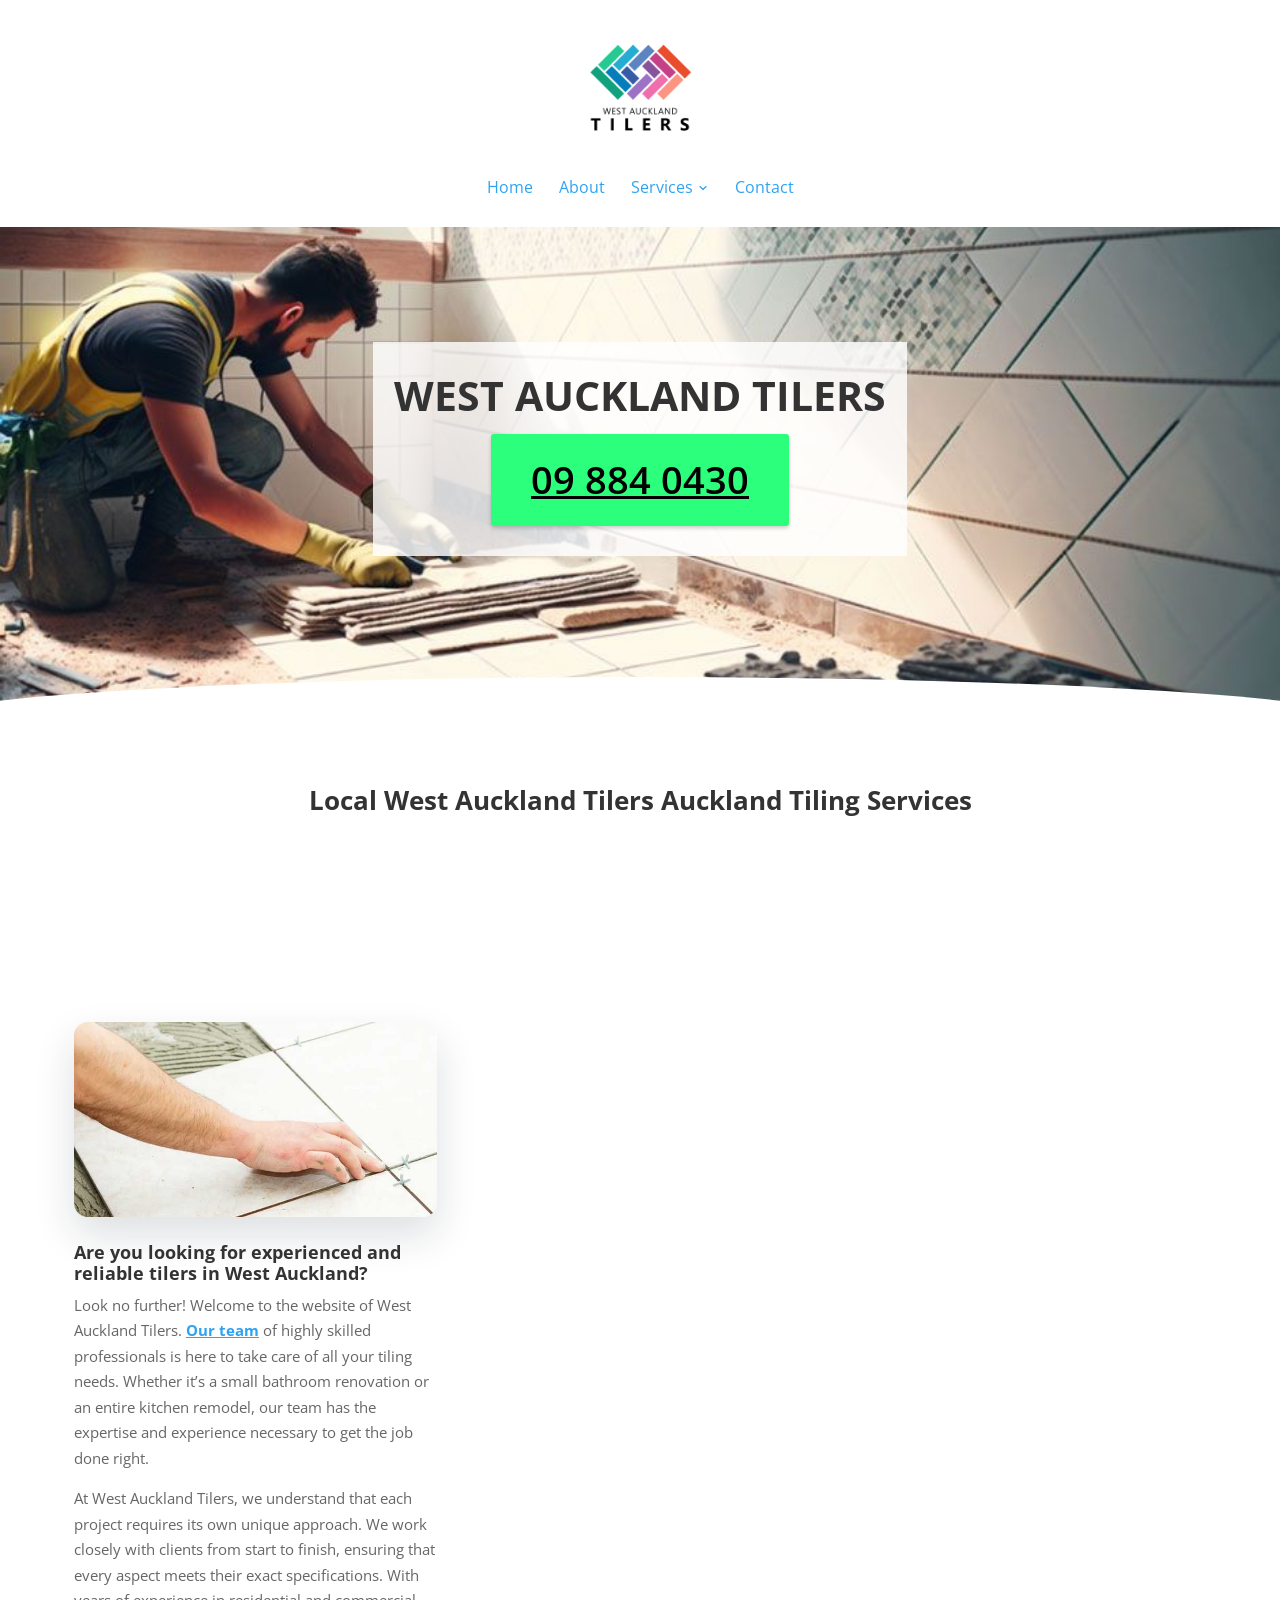
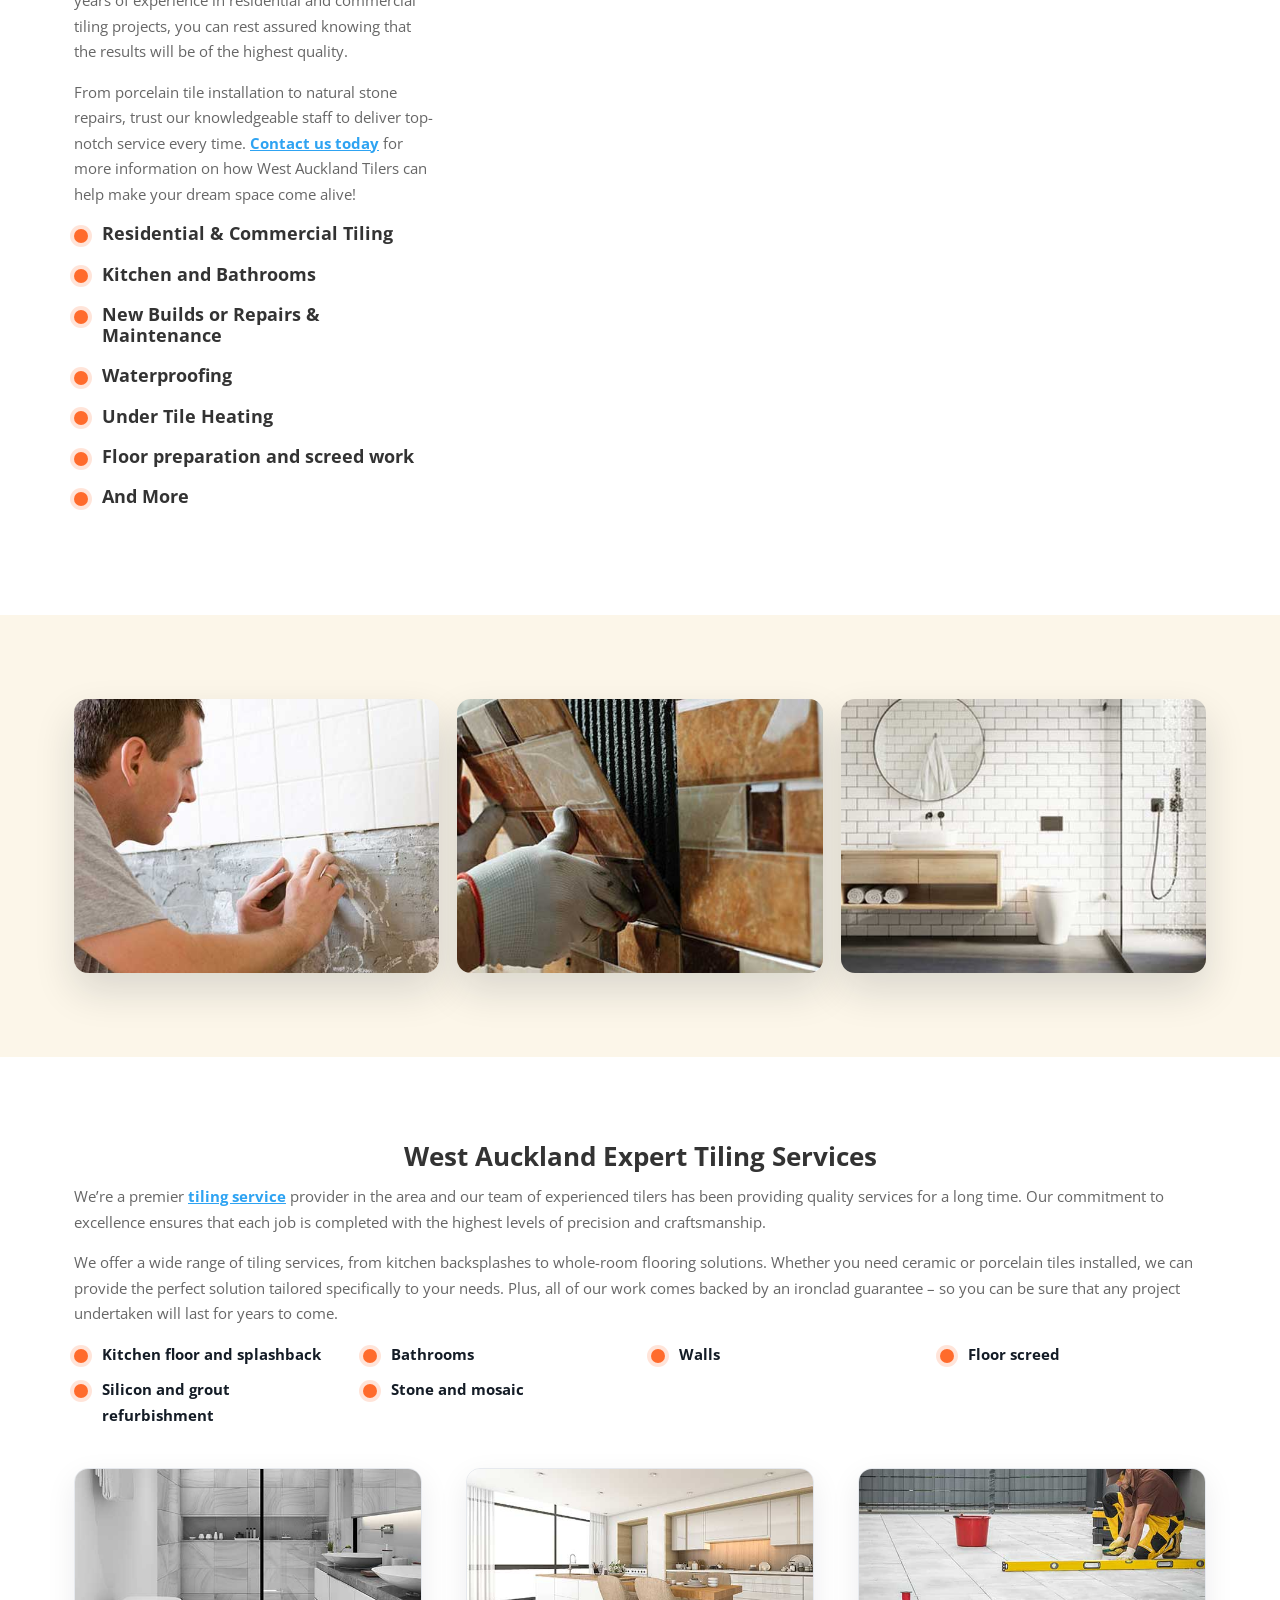
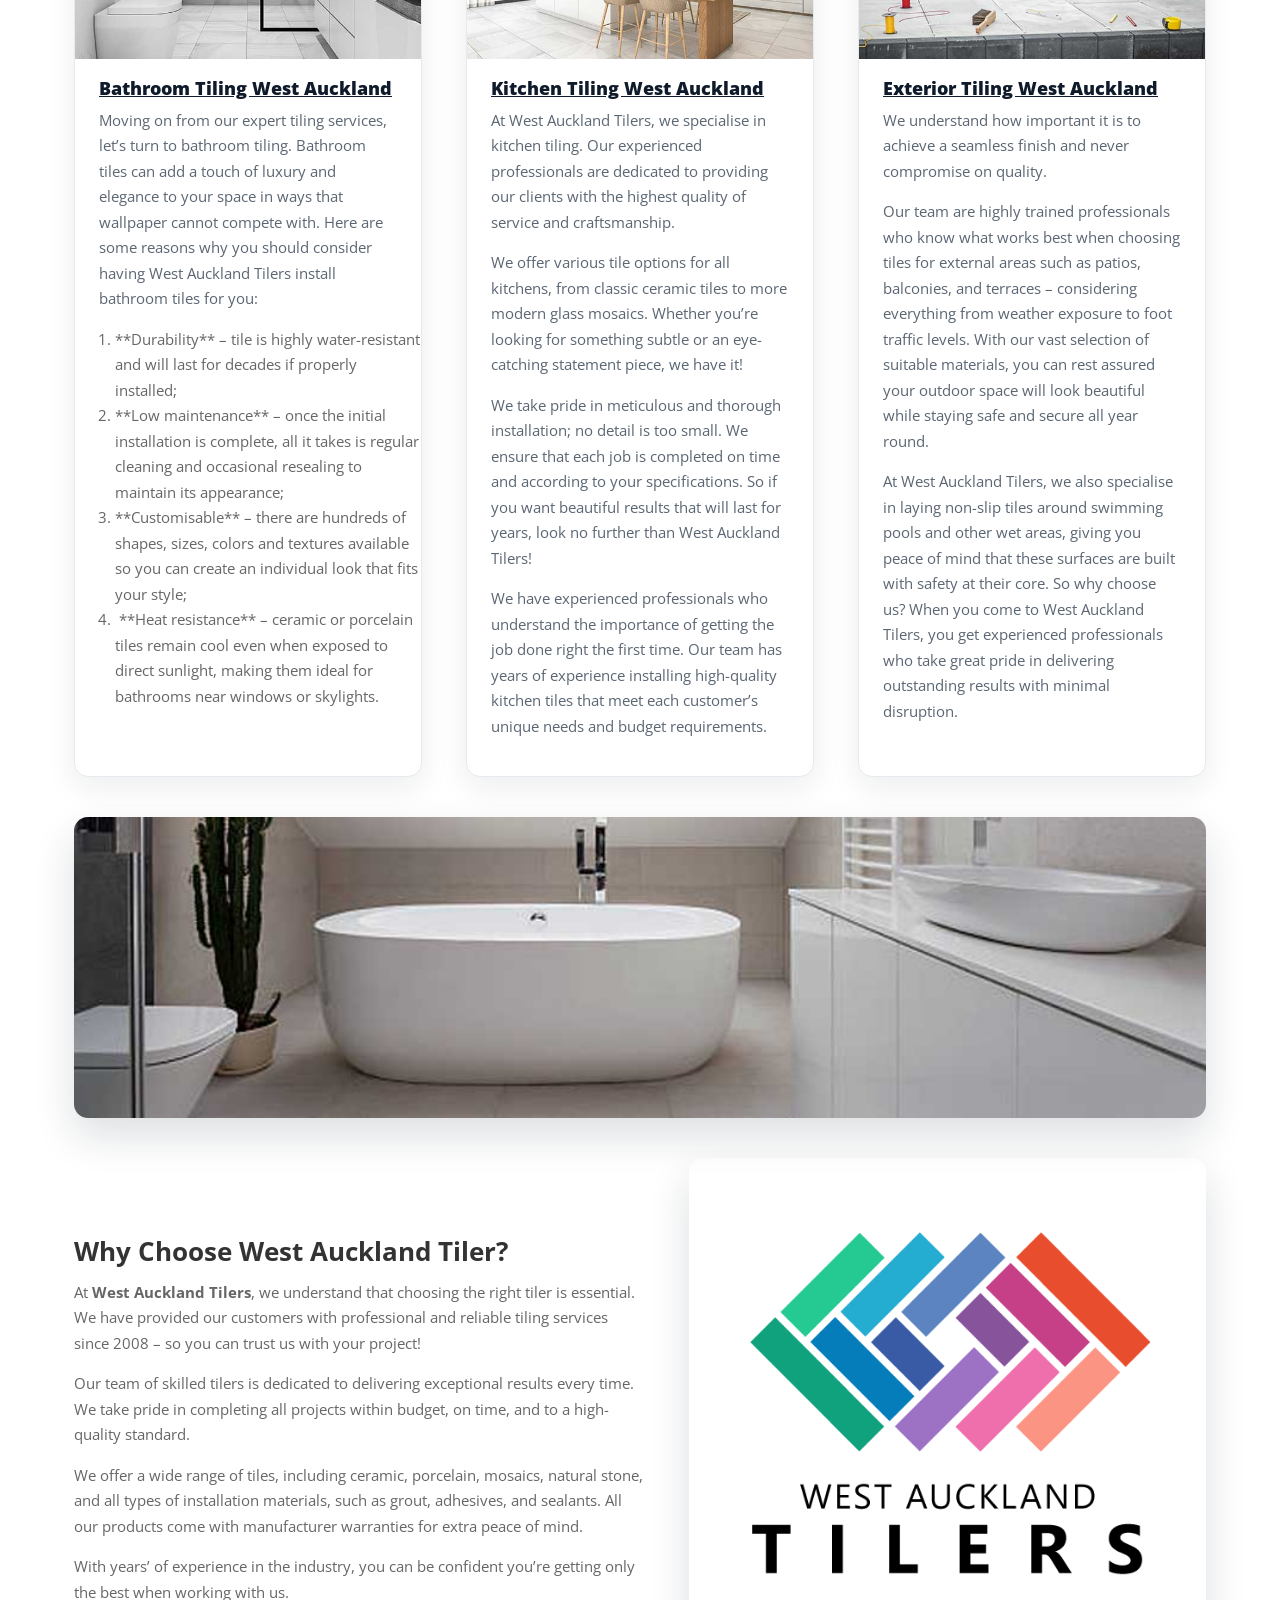
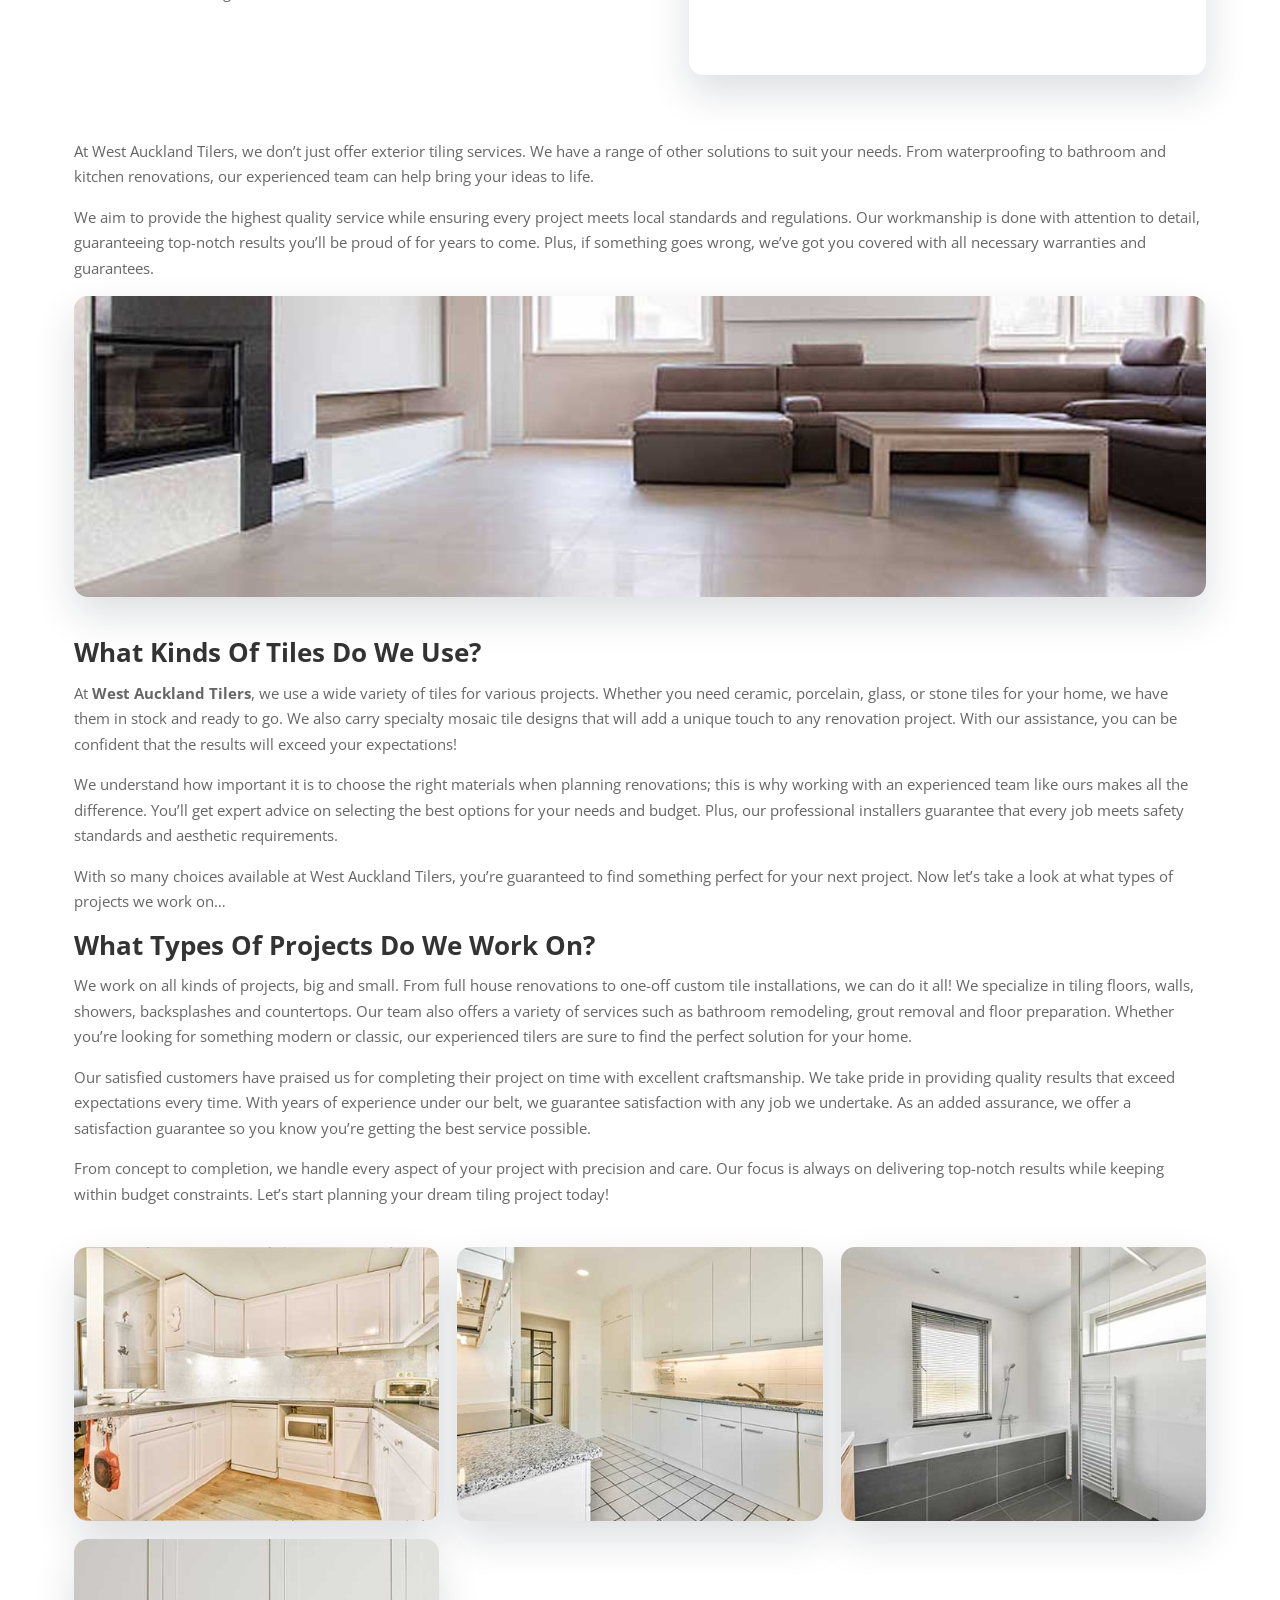
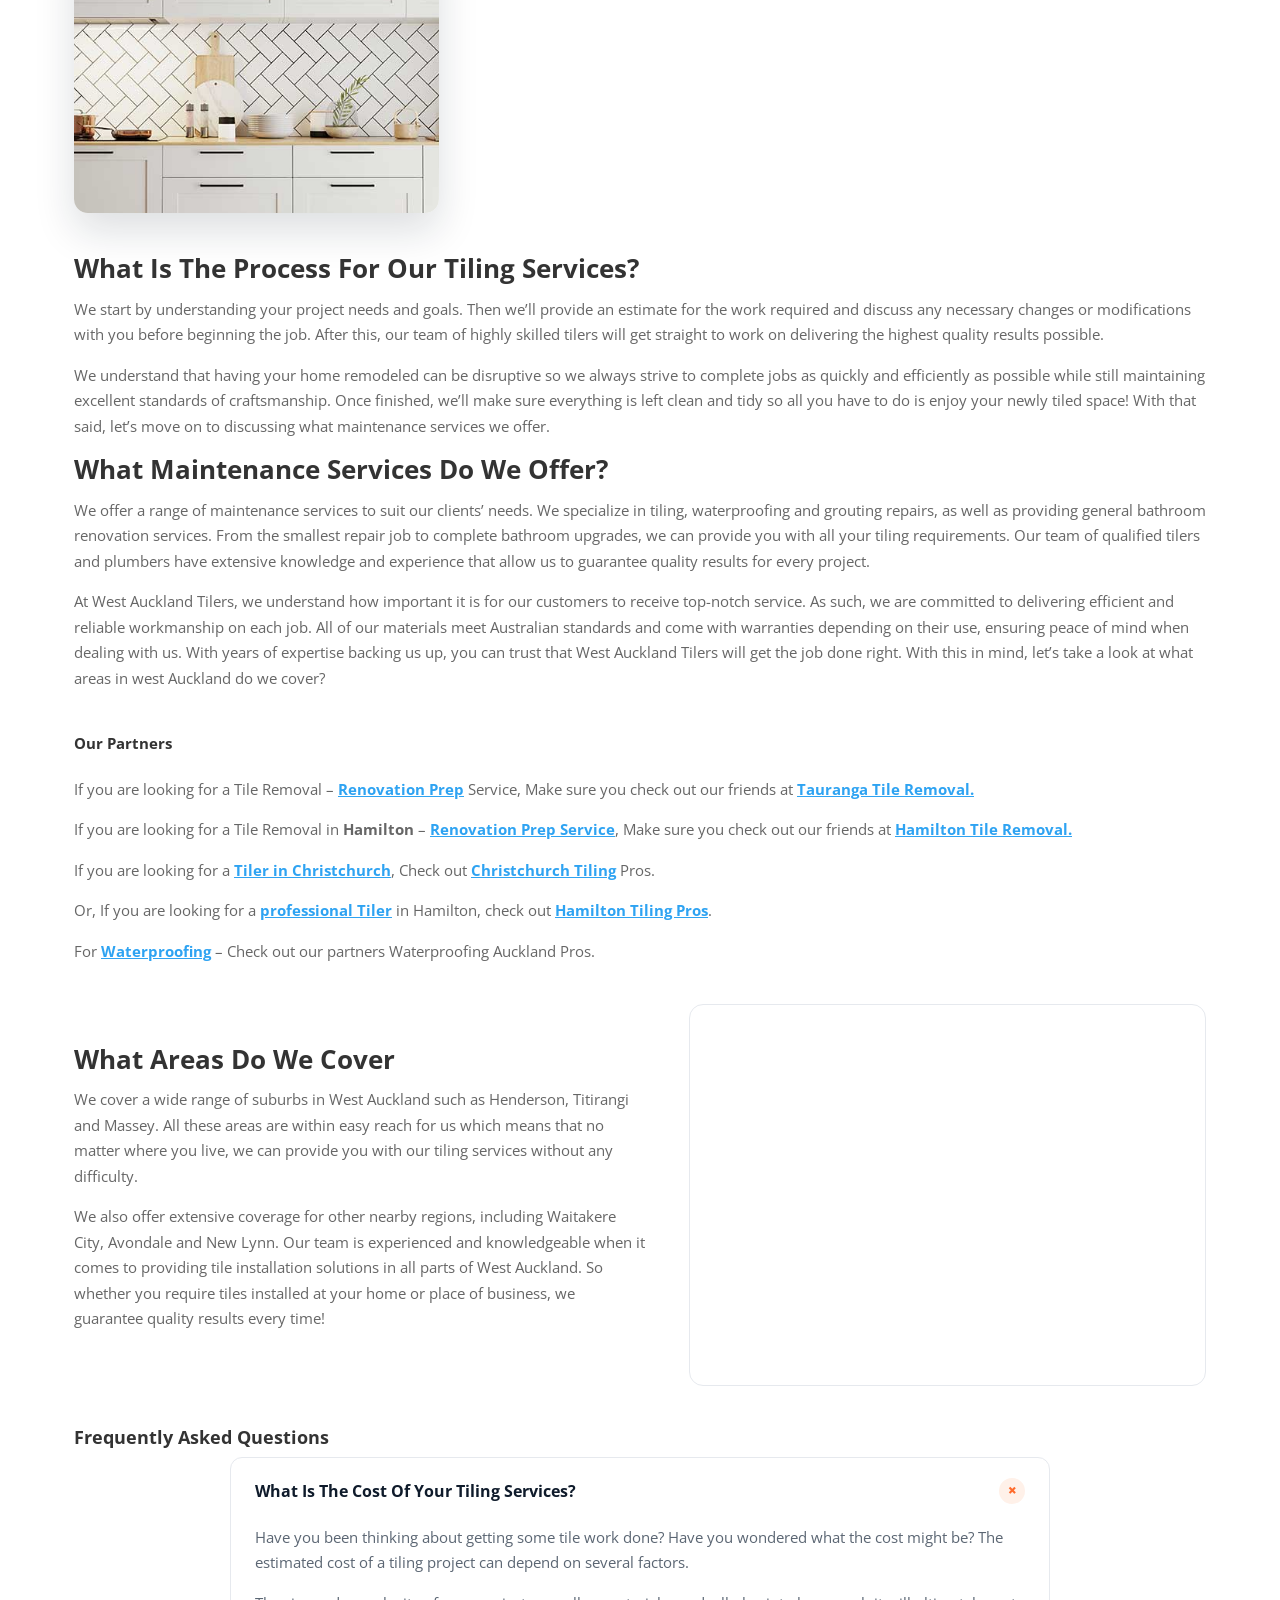
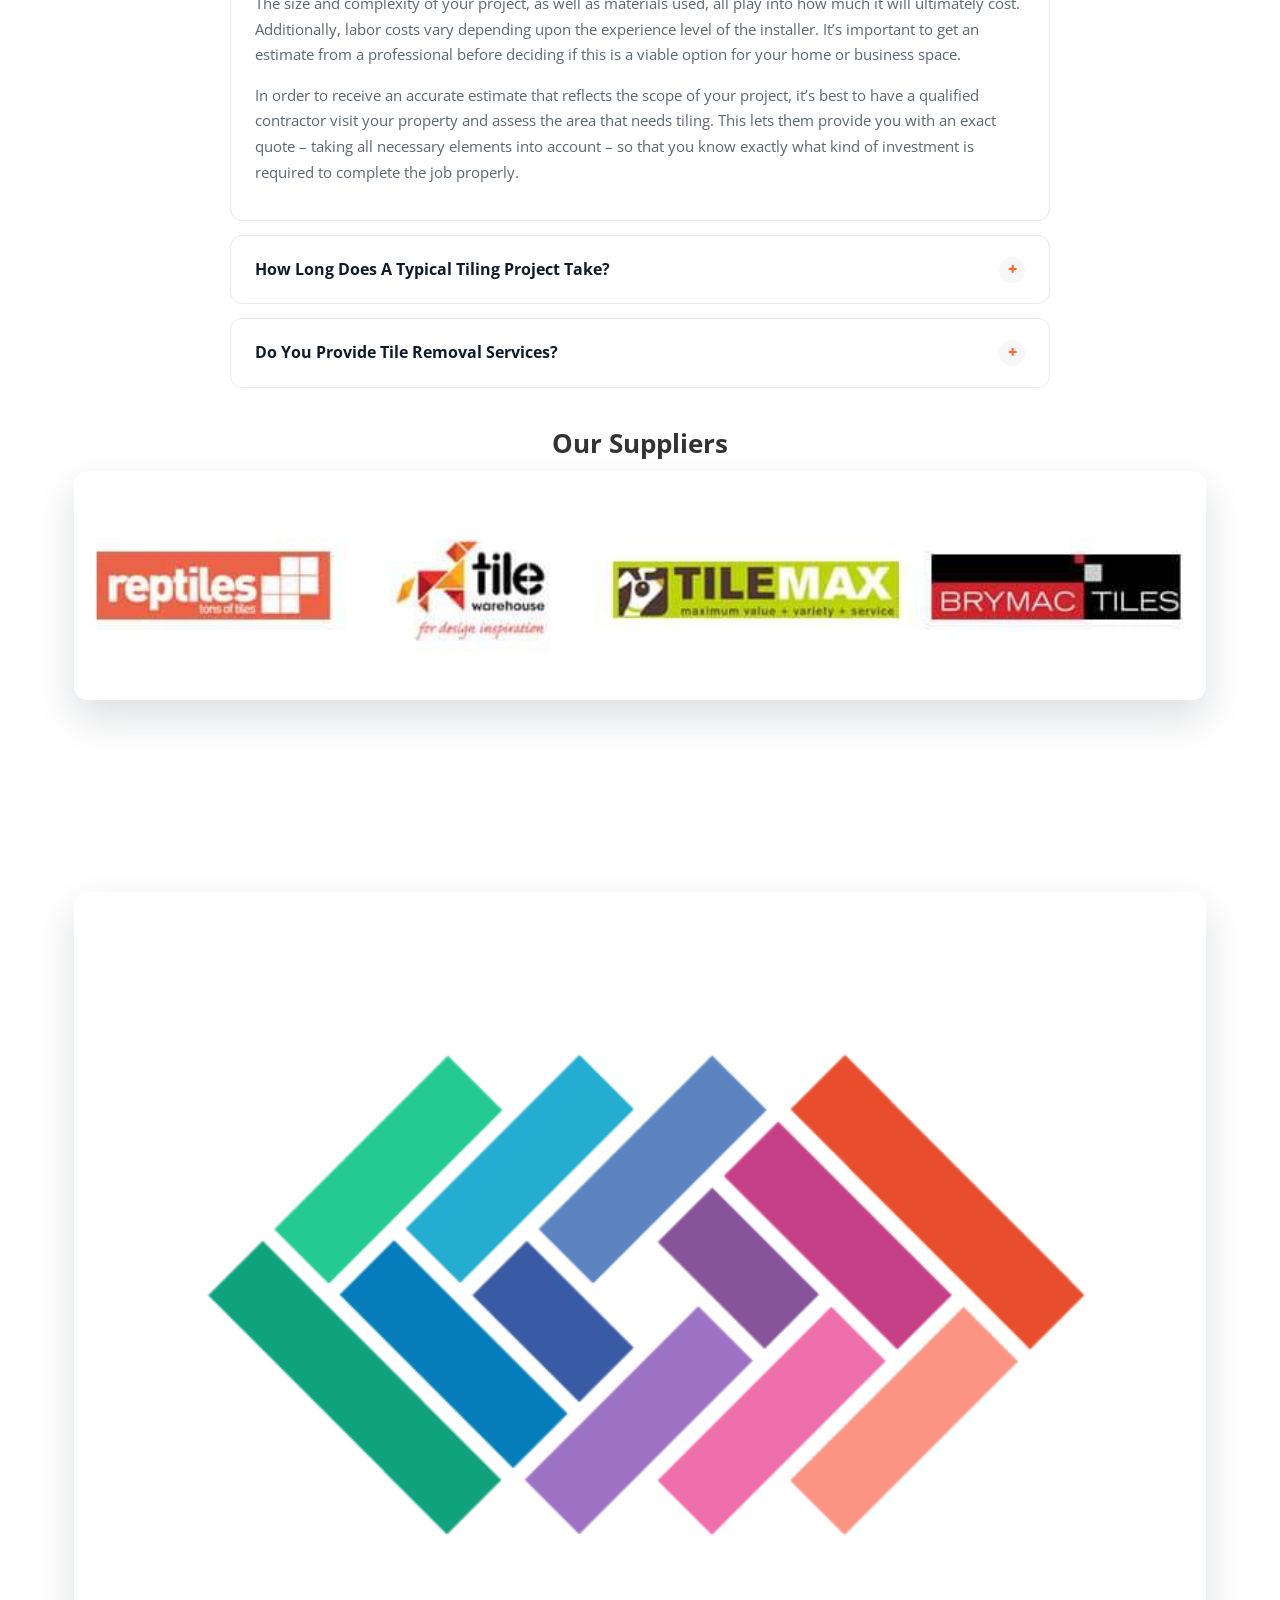
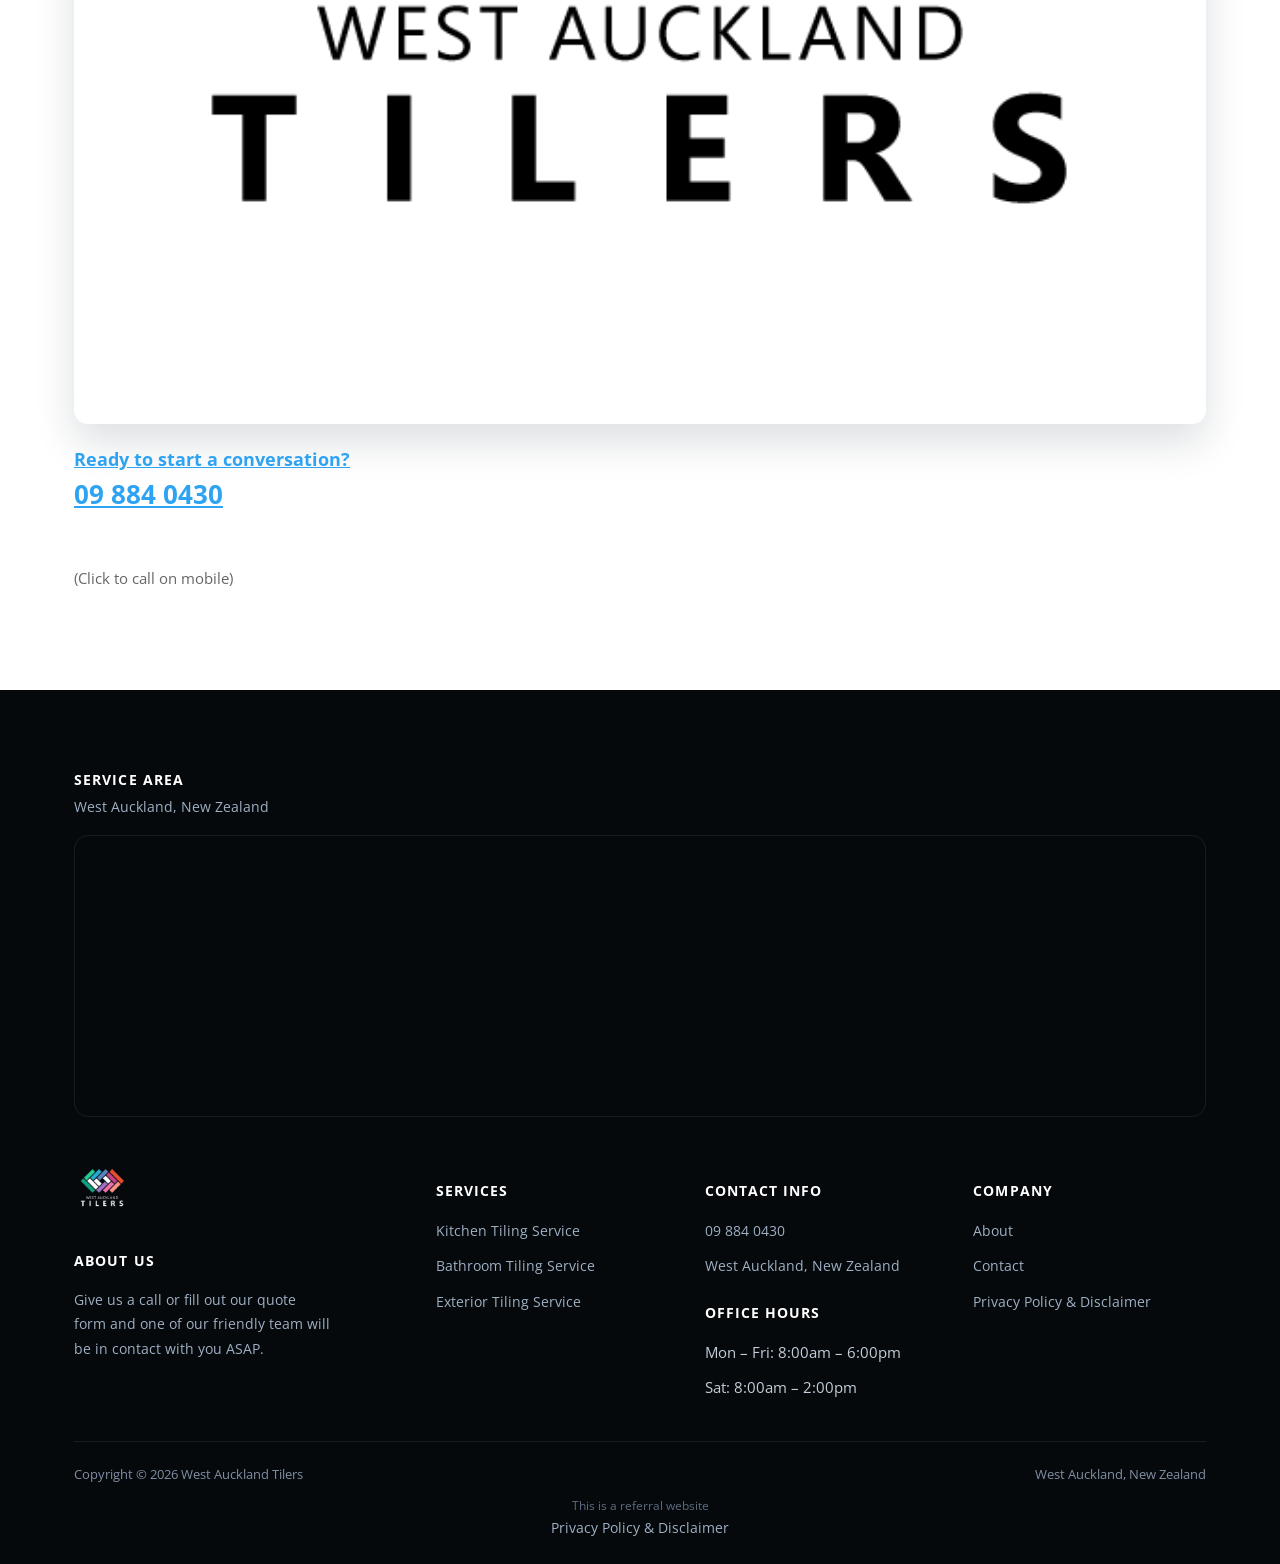
<file: index.html>
<!doctype html>
<html lang="en-NZ">
<head>
<!-- Google tag (gtag.js) -->
<script async src="https://www.googletagmanager.com/gtag/js?id=G-YV3QS0XEFP"></script>
<script>
  window.dataLayer = window.dataLayer || [];
  function gtag(){dataLayer.push(arguments);}
  gtag('js', new Date());
  gtag('config', 'G-YV3QS0XEFP');
</script>
<meta charset="UTF-8">
<meta name="viewport" content="width=device-width, initial-scale=1.0">
<link rel="icon" href="/favicon-32.png" sizes="32x32" type="image/png">
<link rel="icon" href="/favicon-192.png" sizes="192x192" type="image/png">
<link rel="apple-touch-icon" href="/apple-touch-icon.png">
<title>West Auckland Tilers - Tiler West Auckland | Pro Tiling</title>
<meta name="description" content="Look no further! Welcome to the website of West Auckland Tilers. Our team of highly skilled professionals is here to take care of all your tiling needs.">
<meta name="robots" content="follow, index, max-snippet:-1, max-video-preview:-1, max-image-preview:large">
<link rel="canonical" href="https://tilerwestauckland.co.nz/">
<meta property="og:locale" content="en_US">
<meta property="og:type" content="website">
<meta property="og:title" content="West Auckland Tilers - Tiler West Auckland | Pro Tiling">
<meta property="og:description" content="Look no further! Welcome to the website of West Auckland Tilers. Our team of highly skilled professionals is here to take care of all your tiling needs.">
<meta property="og:url" content="https://tilerwestauckland.co.nz/">
<meta property="og:site_name" content="Tiler West Auckland | Pro Tiling">
<meta name="twitter:card" content="summary_large_image">
<meta name="twitter:title" content="West Auckland Tilers - Tiler West Auckland | Pro Tiling">
<meta name="twitter:description" content="Look no further! Welcome to the website of West Auckland Tilers. Our team of highly skilled professionals is here to take care of all your tiling needs.">
<meta name="twitter:label1" content="Written by">
<meta name="twitter:data1" content="samstoysnz@gmail.com">
<meta name="twitter:label2" content="Time to read">
<meta name="twitter:data2" content="22 minutes">
<script type="application/ld+json">{"@context": "https://schema.org", "@graph": [{"@type": "Place", "@id": "https://tilerwestauckland.co.nz/#place", "address": {"@type": "PostalAddress", "addressLocality": "West Auckland", "addressRegion": "Auckland", "addressCountry": "New Zealand"}}, {"@type": ["LocalBusiness", "Organization"], "@id": "https://tilerwestauckland.co.nz/#organization", "name": "Tiler West Auckland | Pro Tiling", "url": "https://tilerwestauckland.co.nz", "email": "info@tilerwestauckland.co.nz", "address": {"@type": "PostalAddress", "addressLocality": "West Auckland", "addressRegion": "Auckland", "addressCountry": "New Zealand"}, "logo": {"@type": "ImageObject", "@id": "https://tilerwestauckland.co.nz/#logo", "url": "http://tilerwestauckland.co.nz/wp-content/uploads/2023/04/RAWlogoSquare.png", "contentUrl": "http://tilerwestauckland.co.nz/wp-content/uploads/2023/04/RAWlogoSquare.png", "caption": "Tiler West Auckland | Pro Tiling", "inLanguage": "en-US", "width": "600", "height": "600"}, "openingHours": ["Monday,Tuesday,Wednesday,Thursday,Friday 08:00-18:00", "Saturday 08:00-14:00"], "location": {"@id": "https://tilerwestauckland.co.nz/#place"}, "image": {"@id": "https://tilerwestauckland.co.nz/#logo"}, "telephone": "+64-09-884-0430"}, {"@type": "WebSite", "@id": "https://tilerwestauckland.co.nz/#website", "url": "https://tilerwestauckland.co.nz", "name": "Tiler West Auckland | Pro Tiling", "alternateName": "West Auckland Tilers | Pro Tiling", "publisher": {"@id": "https://tilerwestauckland.co.nz/#organization"}, "inLanguage": "en-US"}, {"@type": "WebPage", "@id": "https://tilerwestauckland.co.nz/#webpage", "url": "https://tilerwestauckland.co.nz/", "name": "West Auckland Tilers - Tiler West Auckland | Pro Tiling", "datePublished": "2023-03-25T21:46:00+00:00", "dateModified": "2024-03-25T15:37:38+00:00", "about": {"@id": "https://tilerwestauckland.co.nz/#organization"}, "isPartOf": {"@id": "https://tilerwestauckland.co.nz/#website"}, "inLanguage": "en-US"}, {"@type": "Person", "@id": "https://tilerwestauckland.co.nz/author/samstoysnzgmail-com/", "name": "samstoysnz@gmail.com", "url": "https://tilerwestauckland.co.nz/author/samstoysnzgmail-com/", "image": {"@type": "ImageObject", "@id": "https://secure.gravatar.com/avatar/1a805ecce72dbea624f8210f16b617142cd50f277b3b90b3f68485606a558cd0?s=96&amp;d=mm&amp;r=g", "url": "https://secure.gravatar.com/avatar/1a805ecce72dbea624f8210f16b617142cd50f277b3b90b3f68485606a558cd0?s=96&amp;d=mm&amp;r=g", "caption": "samstoysnz@gmail.com", "inLanguage": "en-US"}, "sameAs": ["http://tilerwestauckland.co.nz"], "worksFor": {"@id": "https://tilerwestauckland.co.nz/#organization"}}, {"@type": "Article", "headline": "West Auckland Tilers - Tiler West Auckland | Pro Tiling", "datePublished": "2023-03-25T21:46:00+00:00", "dateModified": "2024-03-25T15:37:38+00:00", "author": {"@id": "https://tilerwestauckland.co.nz/author/samstoysnzgmail-com/", "name": "samstoysnz@gmail.com"}, "publisher": {"@id": "https://tilerwestauckland.co.nz/#organization"}, "description": "Look no further! Welcome to the website of West Auckland Tilers. Our team of highly skilled professionals is here to take care of all your tiling needs.", "name": "West Auckland Tilers - Tiler West Auckland | Pro Tiling", "@id": "https://tilerwestauckland.co.nz/#richSnippet", "isPartOf": {"@id": "https://tilerwestauckland.co.nz/#webpage"}, "inLanguage": "en-US", "mainEntityOfPage": {"@id": "https://tilerwestauckland.co.nz/#webpage"}}]}</script>
<script type="application/ld+json">{"@context": "https://schema.org", "@type": "FAQPage", "mainEntity": [{"@type": "Question", "name": "What Is The Cost Of Your Tiling Services?", "acceptedAnswer": {"@type": "Answer", "text": "Have you been thinking about getting some tile work done? Have you wondered what the cost might be? The estimated cost of a tiling project can depend on several factors. The size and complexity of your project, as well as materials used, all play into how much it will ultimately cost. Additionally, labor costs vary depending upon the experience level of the installer. It’s important to get an estimate from a professional before deciding if this is a viable option for your home or business space. In order to receive an accurate estimate that reflects the scope of your project, it’s best to have a qualified contractor visit your property and assess the area that needs tiling. This lets them provide you with an exact quote – taking all necessary elements into account – so that you know exactly what kind of investment is required to complete the job properly."}}, {"@type": "Question", "name": "How Long Does A Typical Tiling Project Take?", "acceptedAnswer": {"@type": "Answer", "text": "When it comes to tiling projects, the duration of time needed for completion can vary greatly. It depends on several factors such as the size of the project, complexity and design requirements. The type of tile used is also an important factor in determining how long a tiling job will take. For instance, if you choose ceramic tiles that require more cutting than porcelain tiles, this could add extra hours or even days onto your project’s timeline. It’s best to discuss your specific needs with a professional before beginning any tiling job to get an accurate estimate of its length and cost. This way, you’ll have a better idea of what kind of timeline you’re working with and be able to plan accordingly. Doing so will ensure that you don’t end up running into unexpected delays or additional costs due to lack of planning."}}, {"@type": "Question", "name": "Do You Provide Tile Removal Services?", "acceptedAnswer": {"@type": "Answer", "text": "Do you provide tile removal services? This is a common question for many who are looking to update the look of their home or office. At West Auckland Tilers, we understand that sometimes it’s necessary to remove existing tiles before laying down new ones. That’s why we offer complete tile removal services from start to finish. We have years of experience in safely removing all types of floor and wall tiles. Our team uses specialised tools to ensure that your surfaces remain undamaged during the process and will clean up after themselves once they’re done. We also work quickly and efficiently so that you can begin the installation of new tiles without delay. Our team at West Auckland Tilers provides everything you need regarding tile removal – no job is too big or small! With our expertise, you can rest assured knowing that experienced professionals are taking care of your project. So if you’re ready to transform your space, contact us today!"}}]}</script>
<link rel="preconnect" href="https://fonts.googleapis.com">
<link rel="preconnect" href="https://fonts.gstatic.com" crossorigin>
<link rel="preload" as="style" href="https://fonts.googleapis.com/css2?family=Open+Sans:wght@400;600;700;800&display=swap" onload="this.onload=null;this.rel='stylesheet'">
<noscript><link rel="stylesheet" href="https://fonts.googleapis.com/css2?family=Open+Sans:wght@400;600;700;800&display=swap"></noscript>
<link rel="stylesheet" href="/css/style.css">
</head>
<body class="">
<header class="classic">
  <div class="c-head wrap">
    <a href="/" class="brand"><img src="/images/West-AKL-Tiling-square-white.png" alt="West Auckland Tilers" width="600" height="600"></a>
    <nav class="links"><a href="/">Home</a><a href="/about/">About</a><div class="nav-item"><a href="/services/">Services <svg viewBox="0 0 24 24" fill="none" stroke-width="2.4" stroke-linecap="round" stroke-linejoin="round"><path d="m6 9 6 6 6-6"/></svg></a><div class="nav-dropdown"><a href="/bathroom-tiling/">Bathroom Tiling</a><a href="/kitchen-tiling/">Kitchen Tiling</a><a href="/exterior-tiling/">Exterior Tiling</a></div></div><a href="/contact/">Contact</a></nav>
    <button type="button" class="hamburger-btn" id="hamburgerBtn" aria-label="Open menu" aria-expanded="false"><svg viewBox="0 0 24 24" fill="none" stroke="#fff" stroke-width="2.4" stroke-linecap="round" stroke-linejoin="round"><path d="M4 7h16M4 12h16M4 17h16"/></svg></button>
  </div>
  <div class="mobile-menu" id="mobileMenu"><a href="/">Home</a><a href="/about/">About</a><a href="/services/">Services</a><div class="mobile-submenu"><a href="/bathroom-tiling/">Bathroom Tiling</a><a href="/kitchen-tiling/">Kitchen Tiling</a><a href="/exterior-tiling/">Exterior Tiling</a></div><a href="/contact/">Contact</a><a href="tel:+6498840430" class="mobile-menu-phone">Call 09 884 0430</a></div>
</header>
<main>
<section class="hero-c" id="top"><div class="hero-c-box"><div class="row"><div class="text"><h1>West Auckland Tilers</h1></div><p class="btn-wrap"><a class="btn btn-primary" href="tel:+6498840430">09 884 0430</a></p></div></div></section>
<section class=""><div class="wrap"><div class="row"><div class="text">


<h2>Local West Auckland Tilers Auckland Tiling Services</h2>

 

</div></div></div></section>
<section class=""><div class="wrap"><div class="row cols cols-2 formrow"><div class="col"><div class="figure"><img src="/images/Hamilton-Tiling-Service-Small-Banner-1.jpg" alt="nice tiles going into place in a Hamilton Tiling Service" width="692" height="372" loading="lazy" decoding="async"></div><div class="text"><h3>Are you looking for experienced and reliable tilers in West Auckland?</h3>
<p>Look no further! Welcome to the website of West Auckland Tilers. <a href="/about/">Our team</a> of highly skilled professionals is here to take care of all your tiling needs. Whether it’s a small bathroom renovation or an entire kitchen remodel, our team has the expertise and experience necessary to get the job done right.</p>
<p>At West Auckland Tilers, we understand that each project requires its own unique approach. We work closely with clients from start to finish, ensuring that every aspect meets their exact specifications. With years of experience in residential and commercial tiling projects, you can rest assured knowing that the results will be of the highest quality.</p>
<p>From porcelain tile installation to natural stone repairs, trust our knowledgeable staff to deliver top-notch service every time. <a href="/contact/">Contact us today</a> for more information on how West Auckland Tilers can help make your dream space come alive!</p>

<ul>
<li>
<h3>Residential &amp; Commercial Tiling</h3>
</li>
<li>
<h3>Kitchen and Bathrooms</h3>
</li>
<li>
<h3>New Builds or Repairs &amp; Maintenance</h3>
</li>
<li>
<h3>Waterproofing</h3>
</li>
<li>
<h3>Under Tile Heating</h3>
</li>
<li>
<h3>Floor preparation and screed work</h3>
</li>
<li>
<h3>And More</h3>
</li>
</ul></div></div><div class="col"><div class="form-card"><iframe src="https://api.leadconnectorhq.com/widget/form/F7TSjksMyxoySWClUekg" style="width:100%;height:100%;min-height:992px;border:none;border-radius:14px" id="inline-F7TSjksMyxoySWClUekg" data-layout="{'id':'INLINE'}" data-trigger-type="alwaysShow" data-trigger-value="" data-activation-type="alwaysActivated" data-activation-value="" data-deactivation-type="neverDeactivate" data-deactivation-value="" data-form-name="Tiler WEST" data-height="992" data-layout-iframe-id="inline-F7TSjksMyxoySWClUekg" data-form-id="F7TSjksMyxoySWClUekg" data-cookie-consent="true" data-cookie-consent-provider="auto" title="Tiler WEST"></iframe></div></div></div></div></section>
<section class="sec-cream"><div class="wrap"><div class="row gallery-grid"><div class="figure"><img src="/images/Hamilton-Tiling-Service-Gary-at-Work-Tiling-Hamilton.jpg" alt="Hamilton Tiling Service team tiling a bathroom" width="692" height="372" loading="lazy" decoding="async"></div><div class="figure"><img src="/images/Hamilton-Tiling-Service-B.jpg" alt="finishing a bathroom with new tiles" width="692" height="372" loading="lazy" decoding="async"></div><div class="figure"><img src="/images/Hamilton-Tiling-Service-C.jpg" alt="beautiful tiles in place after long hard weekend of work" width="692" height="372" loading="lazy" decoding="async"></div></div></div></section>
<section class=""><div class="wrap"><div class="row"><div class="text"><h2>West Auckland Expert Tiling Services</h2></div><div class="text"><p>We’re a premier <a href="/services/">tiling service</a> provider in the area and our team of experienced tilers has been providing quality services for a long time. Our commitment to excellence ensures that each job is completed with the highest levels of precision and craftsmanship.</p>
<p>We offer a wide range of tiling services, from kitchen backsplashes to whole-room flooring solutions. Whether you need ceramic or porcelain tiles installed, we can provide the perfect solution tailored specifically to your needs. Plus, all of our work comes backed by an ironclad guarantee – so you can be sure that any project undertaken will last for years to come.</p>
<ul>
<li><strong>Kitchen floor and splashback</strong></li>
<li><strong>Bathrooms</strong></li>
<li><strong>Walls</strong></li>
<li><strong>Floor screed</strong></li>
<li><strong>Silicon and grout refurbishment</strong></li>
<li><strong>Stone and mosaic</strong></li>
</ul></div></div><div class="row cols cols-3"><div class="col"><div class="blurb"><div class="figure"><img src="/images/Tiling-Auckland-northshore_1.jpg" alt="Bathroom Tiling North Shore Auckland " width="582" height="354" loading="lazy" decoding="async"></div><h3><a href="/bathroom-tiling/">Bathroom Tiling West Auckland</a></h3><p>Moving on from our expert tiling services, let’s turn to bathroom tiling. Bathroom tiles can add a touch of luxury and elegance to your space in ways that wallpaper cannot compete with. Here are some reasons why you should consider having West Auckland Tilers install bathroom tiles for you:</p>
<ol>
<li>**Durability** – tile is highly water-resistant and will last for decades if properly installed;</li>
<li>**Low maintenance** – once the initial installation is complete, all it takes is regular cleaning and occasional resealing to maintain its appearance;</li>
<li>**Customisable** – there are hundreds of shapes, sizes, colors and textures available so you can create an individual look that fits your style;</li>
<li> **Heat resistance** – ceramic or porcelain tiles remain cool even when exposed to direct sunlight, making them ideal for bathrooms near windows or skylights.</li>
</ol></div></div><div class="col"><div class="blurb"><div class="figure"><img src="/images/Tiling-Auckland-northshore_4.jpg" alt="kitchen tiling north shore Auckland" width="582" height="354" loading="lazy" decoding="async"></div><h3><a href="/kitchen-tiling/">Kitchen Tiling West Auckland</a></h3><p>At West Auckland Tilers, we specialise in kitchen tiling. Our experienced professionals are dedicated to providing our clients with the highest quality of service and craftsmanship.</p>
<p>We offer various tile options for all kitchens, from classic ceramic tiles to more modern glass mosaics. Whether you’re looking for something subtle or an eye-catching statement piece, we have it!</p>
<p>We take pride in meticulous and thorough installation; no detail is too small. We ensure that each job is completed on time and according to your specifications. So if you want beautiful results that will last for years, look no further than West Auckland Tilers!</p>
<p>We have experienced professionals who understand the importance of getting the job done right the first time. Our team has years of experience installing high-quality kitchen tiles that meet each customer’s unique needs and budget requirements.</p></div></div><div class="col"><div class="blurb"><div class="figure"><img src="/images/Tiling-Auckland-northshore_3.jpg" alt="exterior tiling north shore auckland" width="582" height="354" loading="lazy" decoding="async"></div><h3><a href="/exterior-tiling/">Exterior Tiling West Auckland</a></h3><p>We understand how important it is to achieve a seamless finish and never compromise on quality.</p>
<p>Our team are highly trained professionals who know what works best when choosing tiles for external areas such as patios, balconies, and terraces – considering everything from weather exposure to foot traffic levels. With our vast selection of suitable materials, you can rest assured your outdoor space will look beautiful while staying safe and secure all year round.</p>
<p>At West Auckland Tilers, we also specialise in laying non-slip tiles around swimming pools and other wet areas, giving you peace of mind that these surfaces are built with safety at their core. So why choose us? When you come to West Auckland Tilers, you get experienced professionals who take great pride in delivering outstanding results with minimal disruption.</p></div></div></div><div class="row"><div class="figure"><img src="/images/Hamilton-Tiling-Service-Bathroom-Tiling-Result.jpg" alt="finished bathroom show room open" width="948" height="252" loading="lazy" decoding="async"></div></div><div class="row cols cols-2"><div class="col"><div class="text">



<h2>Why Choose <strong>West Auckland Tiler</strong>?</h2>
<p>At <strong>West Auckland Tilers</strong>, we understand that choosing the right tiler is essential. We have provided our customers with professional and reliable tiling services since 2008 – so you can trust us with your project!</p>
<p>Our team of skilled tilers is dedicated to delivering exceptional results every time. We take pride in completing all projects within budget, on time, and to a high-quality standard.</p>
<p>We offer a wide range of tiles, including ceramic, porcelain, mosaics, natural stone, and all types of installation materials, such as grout, adhesives, and sealants. All our products come with manufacturer warranties for extra peace of mind.</p>
<p>With years’ of experience in the industry, you can be confident you’re getting only the best when working with us.</p>



</div></div><div class="col"><div class="figure"><img src="/images/West-AKL-Tiling-square-white.png" alt="West Auckland Tilers Logo " width="600" height="600" loading="lazy" decoding="async"></div></div></div><div class="row"><div class="text"><p>At West Auckland Tilers, we don’t just offer exterior tiling services. We have a range of other solutions to suit your needs. From waterproofing to bathroom and kitchen renovations, our experienced team can help bring your ideas to life.</p>
<p>We aim to provide the highest quality service while ensuring every project meets local standards and regulations. Our workmanship is done with attention to detail, guaranteeing top-notch results you’ll be proud of for years to come. Plus, if something goes wrong, we’ve got you covered with all necessary warranties and guarantees.</p></div><div class="figure"><img src="/images/Hamilton-Tiling-Service-Lounge-Tiled.jpg" alt="how we like to lay our tiles in lounges" width="948" height="252" loading="lazy" decoding="async"></div></div><div class="row"><div class="text"><h2>What Kinds Of Tiles Do We Use?</h2>
<p>At <strong>West Auckland Tilers</strong>, we use a wide variety of tiles for various projects. Whether you need ceramic, porcelain, glass, or stone tiles for your home, we have them in stock and ready to go. We also carry specialty mosaic tile designs that will add a unique touch to any renovation project. With our assistance, you can be confident that the results will exceed your expectations!</p>
<p>We understand how important it is to choose the right materials when planning renovations; this is why working with an experienced team like ours makes all the difference. You’ll get expert advice on selecting the best options for your needs and budget. Plus, our professional installers guarantee that every job meets safety standards and aesthetic requirements.</p>
<p>With so many choices available at West Auckland Tilers, you’re guaranteed to find something perfect for your next project. Now let’s take a look at what types of projects we work on…</p>
<h2>What Types Of Projects Do We Work On?</h2>
<p>We work on all kinds of projects, big and small. From full house renovations to one-off custom tile installations, we can do it all! We specialize in tiling floors, walls, showers, backsplashes and countertops. Our team also offers a variety of services such as bathroom remodeling, grout removal and floor preparation. Whether you’re looking for something modern or classic, our experienced tilers are sure to find the perfect solution for your home.</p>
<p>Our satisfied customers have praised us for completing their project on time with excellent craftsmanship. We take pride in providing quality results that exceed expectations every time. With years of experience under our belt, we guarantee satisfaction with any job we undertake. As an added assurance, we offer a satisfaction guarantee so you know you’re getting the best service possible.</p>
<p>From concept to completion, we handle every aspect of your project with precision and care. Our focus is always on delivering top-notch results while keeping within budget constraints. Let’s start planning your dream tiling project today!</p></div></div><div class="row gallery-grid"><div class="figure"><img src="/images/Nshore-AKL-Tiling_Home_3.jpg" alt="" width="474" height="354" loading="lazy" decoding="async"></div><div class="figure"><img src="/images/Nshore-AKL-Tiling_Home_1.jpg" alt="" width="474" height="354" loading="lazy" decoding="async"></div><div class="figure"><img src="/images/Nshore-AKL-Tiling_Home_4.jpg" alt="" width="474" height="354" loading="lazy" decoding="async"></div><div class="figure"><img src="/images/Nshore-AKL-Tiling_Home_2.jpg" alt="" width="474" height="354" loading="lazy" decoding="async"></div></div><div class="row"><div class="text"><h2>What Is The Process For Our Tiling Services?</h2>
<p>We start by understanding your project needs and goals. Then we’ll provide an estimate for the work required and discuss any necessary changes or modifications with you before beginning the job. After this, our team of highly skilled tilers will get straight to work on delivering the highest quality results possible.</p>
<p>We understand that having your home remodeled can be disruptive so we always strive to complete jobs as quickly and efficiently as possible while still maintaining excellent standards of craftsmanship. Once finished, we’ll make sure everything is left clean and tidy so all you have to do is enjoy your newly tiled space! With that said, let’s move on to discussing what maintenance services we offer.</p>
<h2>What Maintenance Services Do We Offer?</h2>
<p>We offer a range of maintenance services to suit our clients’ needs. We specialize in tiling, waterproofing and grouting repairs, as well as providing general bathroom renovation services. From the smallest repair job to complete bathroom upgrades, we can provide you with all your tiling requirements. Our team of qualified tilers and plumbers have extensive knowledge and experience that allow us to guarantee quality results for every project.</p>
<p>At West Auckland Tilers, we understand how important it is for our customers to receive top-notch service. As such, we are committed to delivering efficient and reliable workmanship on each job. All of our materials meet Australian standards and come with warranties depending on their use, ensuring peace of mind when dealing with us. With years of expertise backing us up, you can trust that West Auckland Tilers will get the job done right. With this in mind, let’s take a look at what areas in west Auckland do we cover?</p></div></div><div class="row"><div class="text"><h4><strong>Our Partners</strong></h4>
<p>If you are looking for a Tile Removal – <a href="https://tauranga.tileremoval.co.nz/" target="_blank" rel="noopener">Renovation Prep</a> Service, Make sure you check out our friends at <a href="https://tauranga.tileremoval.co.nz/" target="_blank" rel="noopener">Tauranga Tile Removal.</a></p>
<p>If you are looking for a Tile Removal in <strong>Hamilton</strong> – <a href="https://hamilton.tileremoval.co.nz/" target="_blank" rel="noopener">Renovation Prep Service</a>, Make sure you check out our friends at <a href="https://hamilton.tileremoval.co.nz/" target="_blank" rel="noopener">Hamilton Tile Removal.</a></p></div><div class="text"><p>If you are looking for a <a href="https://goo.gl/maps/nJek9CeFxVoh8Hdy8" target="_blank" rel="noopener">Tiler in Christchurch</a>, Check out <a href="https://christchurchtiling.co.nz/" target="_blank" rel="noopener">Christchurch Tiling</a> Pros.</p>
<p>Or, If you are looking for a <a href="https://goo.gl/maps/Px353x3zoduNpAjE8" target="_blank" rel="noopener">professional Tiler</a> in Hamilton, check out <a href="https://hamiltontilingservice.co.nz/" target="_blank" rel="noopener">Hamilton Tiling Pros</a>.</p>
<p>For <a href="https://waterproofingauckland.co.nz/" target="_blank" rel="noopener">Waterproofing</a> – Check out our partners Waterproofing Auckland Pros.</p></div></div><div class="row cols cols-2"><div class="col"><div class="text"><h2>What Areas Do We Cover</h2>
<p>We cover a wide range of suburbs in West Auckland such as Henderson, Titirangi and Massey. All these areas are within easy reach for us which means that no matter where you live, we can provide you with our tiling services without any difficulty.</p>
<p>We also offer extensive coverage for other nearby regions, including Waitakere City, Avondale and New Lynn. Our team is experienced and knowledgeable when it comes to providing tile installation solutions in all parts of West Auckland. So whether you require tiles installed at your home or place of business, we guarantee quality results every time!</p></div></div><div class="col"><div class="map-embed"><iframe src="https://www.google.com/maps/embed?pb=!1m14!1m8!1m3!1d204224.2497723872!2d174.5544784!3d-36.8902549!3m2!1i1024!2i768!4f13.1!3m3!1m2!1s0x65271b94ae3bc821%3A0xd985370ead5fbfb7!2sWest%20Auckland%20Tilers%20-%20Pro%20Tiling!5e0!3m2!1sen!2snz!4v1680159559003!5m2!1sen!2snz" width="600" height="380" style="border:0" allowfullscreen loading="lazy" referrerpolicy="no-referrer-when-downgrade" title="West Auckland Tilers service area map"></iframe></div></div></div><div class="row"><div class="text"><h3>Frequently Asked Questions</h3></div><div class="faq-wrap"><details class="faq-item" open><summary>What Is The Cost Of Your Tiling Services?<span class="faq-icon">+</span></summary><div class="faq-answer"><p>Have you been thinking about getting some tile work done? Have you wondered what the cost might be? The estimated cost of a tiling project can depend on several factors.</p>
<p>The size and complexity of your project, as well as materials used, all play into how much it will ultimately cost. Additionally, labor costs vary depending upon the experience level of the installer. It’s important to get an estimate from a professional before deciding if this is a viable option for your home or business space.</p>
<p>In order to receive an accurate estimate that reflects the scope of your project, it’s best to have a qualified contractor visit your property and assess the area that needs tiling. This lets them provide you with an exact quote – taking all necessary elements into account – so that you know exactly what kind of investment is required to complete the job properly.</p></div></details><details class="faq-item" ><summary>How Long Does A Typical Tiling Project Take?<span class="faq-icon">+</span></summary><div class="faq-answer"><p>When it comes to tiling projects, the duration of time needed for completion can vary greatly. It depends on several factors such as the size of the project, complexity and design requirements. The type of tile used is also an important factor in determining how long a tiling job will take. For instance, if you choose ceramic tiles that require more cutting than porcelain tiles, this could add extra hours or even days onto your project’s timeline.</p>
<p>It’s best to discuss your specific needs with a professional before beginning any tiling job to get an accurate estimate of its length and cost. This way, you’ll have a better idea of what kind of timeline you’re working with and be able to plan accordingly. Doing so will ensure that you don’t end up running into unexpected delays or additional costs due to lack of planning.</p></div></details><details class="faq-item" ><summary>Do You Provide Tile Removal Services?<span class="faq-icon">+</span></summary><div class="faq-answer"><p>Do you provide tile removal services? This is a common question for many who are looking to update the look of their home or office. At West Auckland Tilers, we understand that sometimes it’s necessary to remove existing tiles before laying down new ones. That’s why we offer complete tile removal services from start to finish.</p>
<p>We have years of experience in safely removing all types of floor and wall tiles. Our team uses specialised tools to ensure that your surfaces remain undamaged during the process and will clean up after themselves once they’re done. We also work quickly and efficiently so that you can begin the installation of new tiles without delay.</p>
<p>Our team at West Auckland Tilers provides everything you need regarding tile removal – no job is too big or small! With our expertise, you can rest assured knowing that experienced professionals are taking care of your project. So if you’re ready to transform your space, contact us today!</p></div></details></div></div><div class="row"><div class="text"><h2>Our Suppliers</h2></div><div class="figure"><img src="/images/Suppliers.jpg" alt="Hamilton tiling suppliers logos" width="800" height="162" loading="lazy" decoding="async"></div></div></div></section>
<section class=""><div class="wrap"><div class="row"><div class="figure"><img src="/images/West-AKL-Tiling-square-white.png" alt="West Auckland Tilers Logo" width="600" height="600" loading="lazy" decoding="async"></div><div class="text"><h3><a href="https://tilernorthshoreauckland.co.nz/contact/" target="_blank" rel="noopener">Ready to start a conversation?</a></h3>
<h2><a href="tel:+6498840430">09 884 0430</a></h2>
<h2> </h2>
<p>(Click to call on mobile)</p></div></div></div></section>
</main>
<footer>
  <div class="wrap">
    <div class="footer-map-head"><h4>Service Area</h4><p>West Auckland, New Zealand</p></div><div class="footer-map"><iframe src="https://www.google.com/maps/embed?pb=!1m14!1m8!1m3!1d204224.2497723872!2d174.5544784!3d-36.8902549!3m2!1i1024!2i768!4f13.1!3m3!1m2!1s0x65271b94ae3bc821%3A0xd985370ead5fbfb7!2sWest%20Auckland%20Tilers%20-%20Pro%20Tiling!5e0!3m2!1sen!2snz!4v1680159559003!5m2!1sen!2snz" width="600" height="280" style="border:0" allowfullscreen loading="lazy" referrerpolicy="no-referrer-when-downgrade" title="West Auckland Tilers service area map"></iframe></div>
    <div class="footer-grid "><div class="footer-brand"><a href="/" class="brand"><img src="/images/West-AKL-Tiling-Footer.png" alt="West Auckland Tilers" width="600" height="600" loading="lazy"></a><h4>About us</h4><p>Give us a call or fill out our quote form and one of our friendly team will be in contact with you ASAP.</p></div><div><h4>Services</h4><ul><li><a href="/kitchen-tiling/">Kitchen Tiling Service</a></li><li><a href="/bathroom-tiling/">Bathroom Tiling Service</a></li><li><a href="/exterior-tiling/">Exterior Tiling Service</a></li></ul></div><div><h4>Contact Info</h4><ul><li><a href="tel:+6498840430">09 884 0430</a></li><li><a href="https://goo.gl/maps/9uy1LT7RyKT5pGuk7" target="_blank" rel="noopener">West Auckland, New Zealand</a></li></ul><h4 style="margin-top:22px;">Office Hours</h4><ul><li>Mon &ndash; Fri: 8:00am &ndash; 6:00pm</li><li>Sat: 8:00am &ndash; 2:00pm</li></ul></div><div><h4>Company</h4><ul><li><a href="/about/">About</a></li><li><a href="/contact/">Contact</a></li><li><a href="/privacy-policy/">Privacy Policy &amp; Disclaimer</a></li></ul></div></div>
    <div class="footer-bottom"><span>Copyright &copy; 2026 West Auckland Tilers</span><span>West Auckland, New Zealand</span></div>
    <div class="footer-disclosure">This is a referral website<br><a href="/privacy-policy/">Privacy Policy &amp; Disclaimer</a></div>
  </div>
</footer>
<script>
(function(){var b=document.getElementById('hamburgerBtn'),m=document.getElementById('mobileMenu');if(!b||!m)return;b.addEventListener('click',function(){var o=m.classList.toggle('open');b.setAttribute('aria-expanded',o?'true':'false');});})();
</script>
<script src="https://link.msgsndr.com/js/form_embed.js" defer></script>
</body>
</html>
</file>
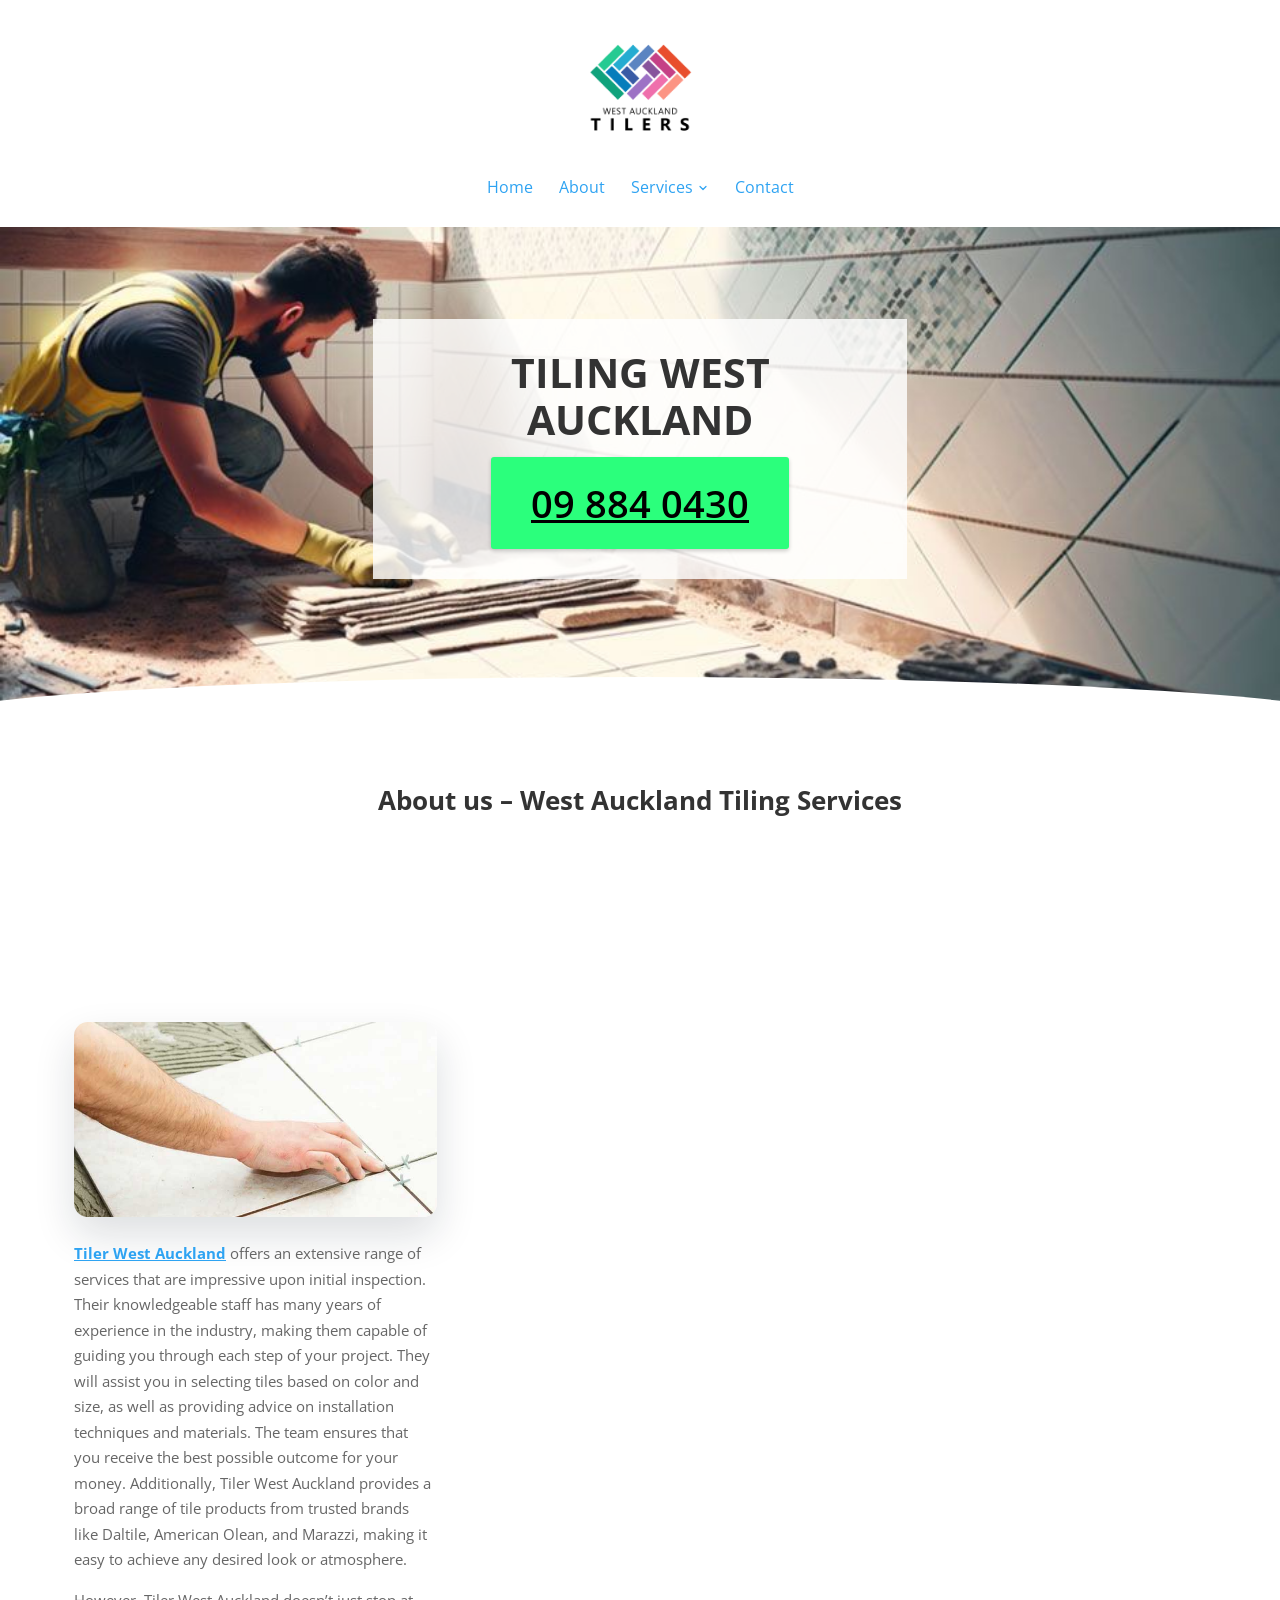
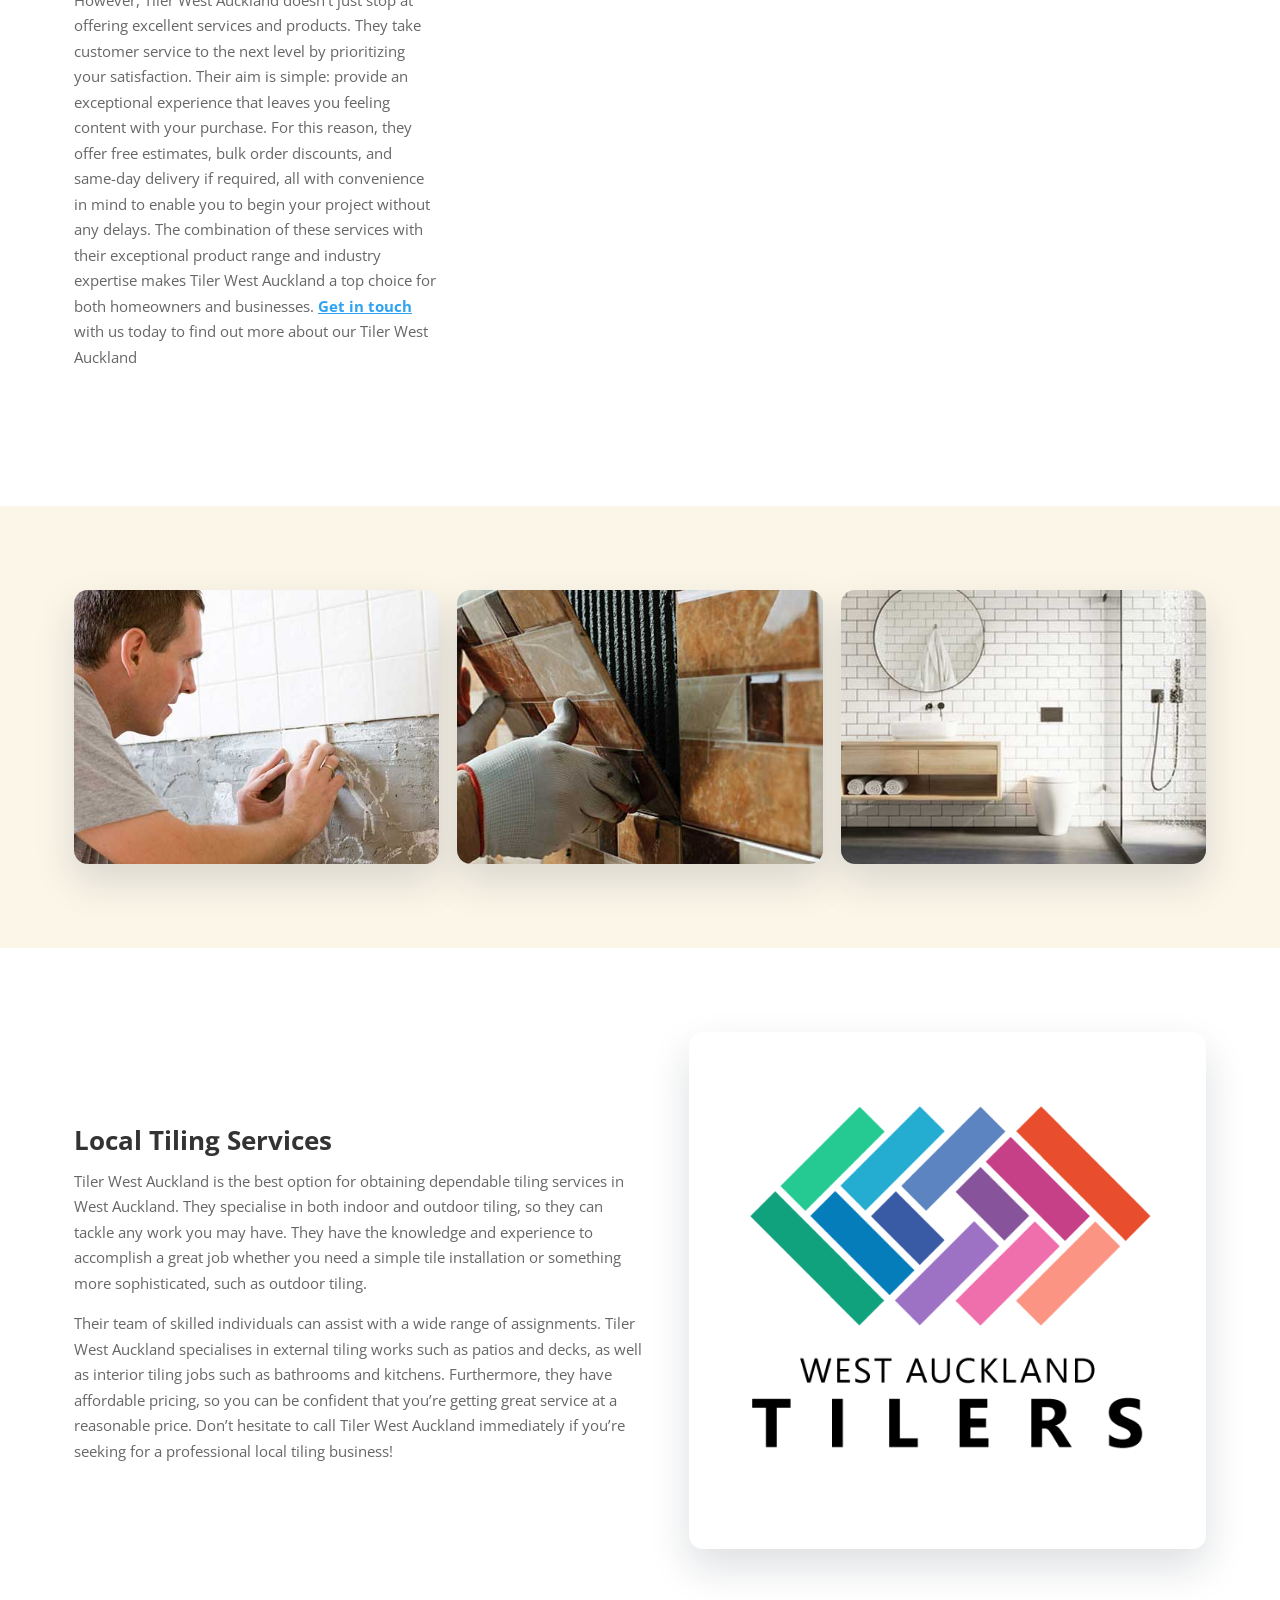
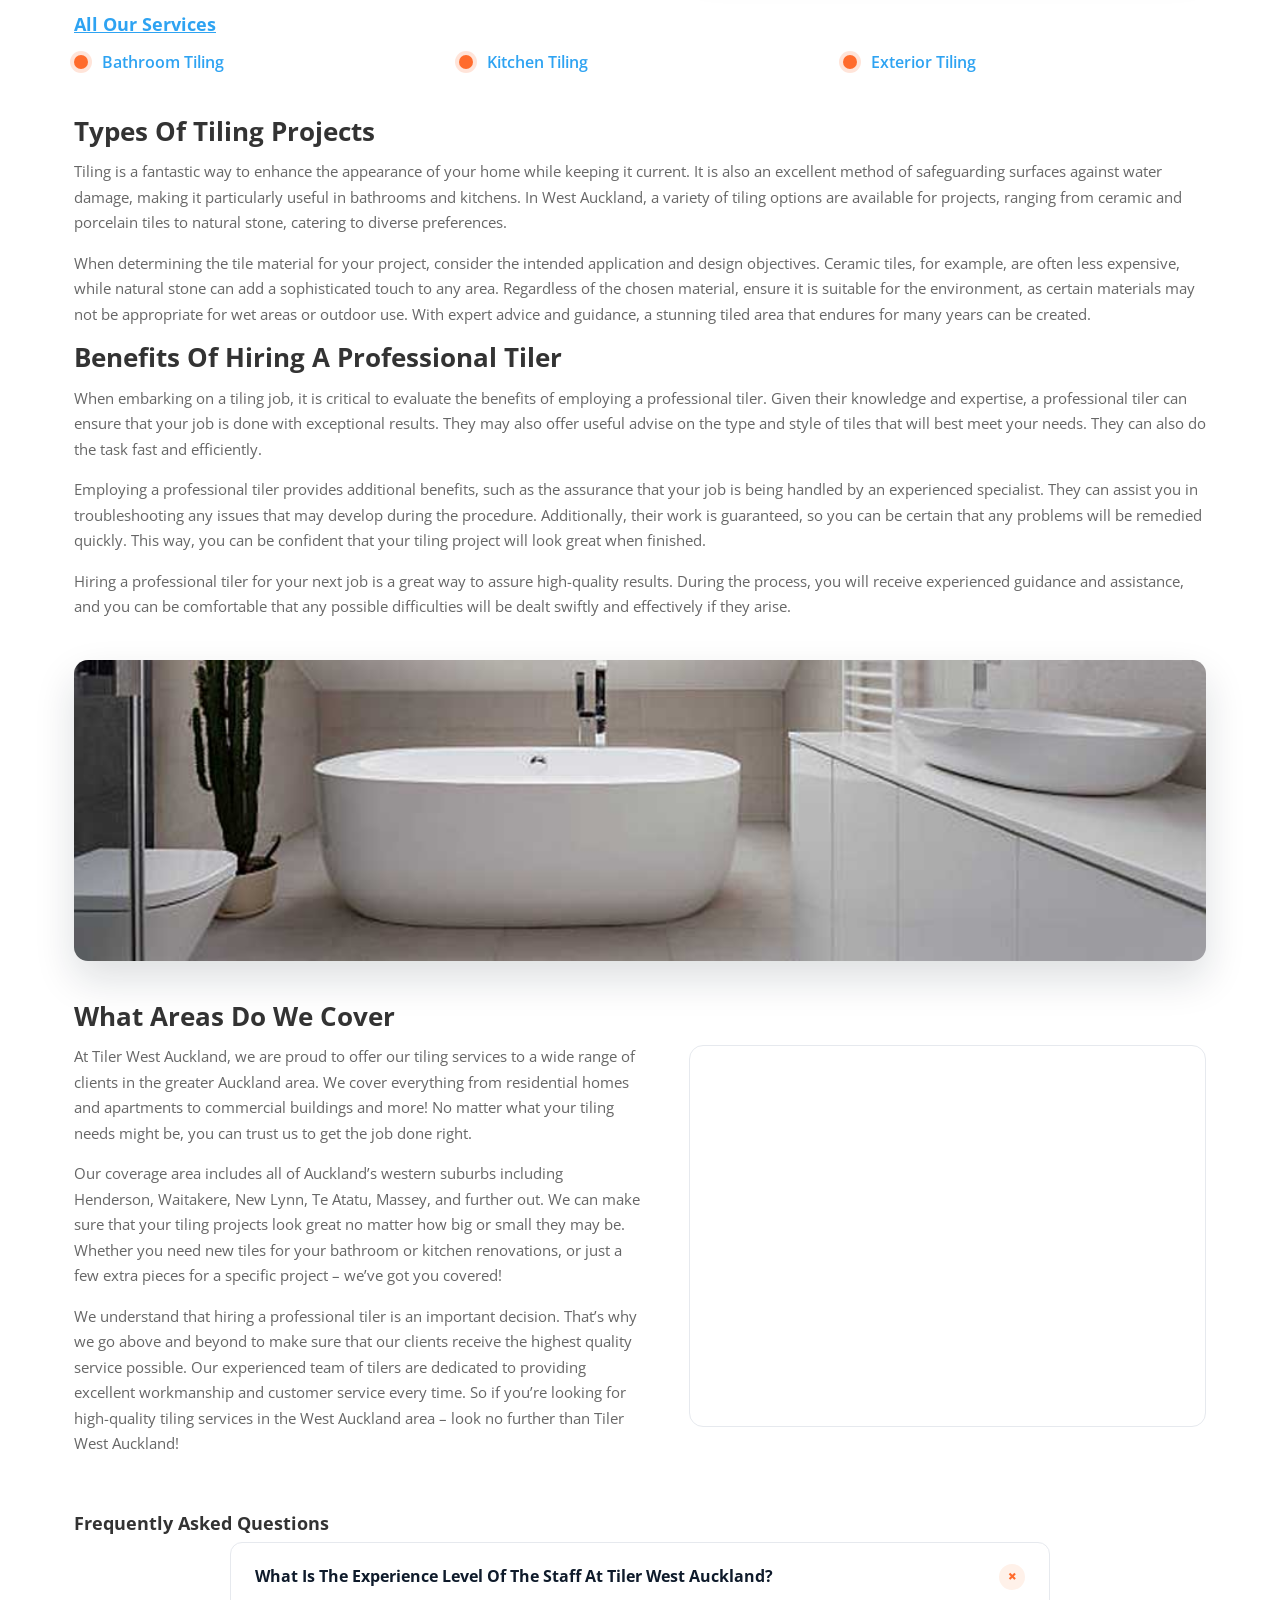
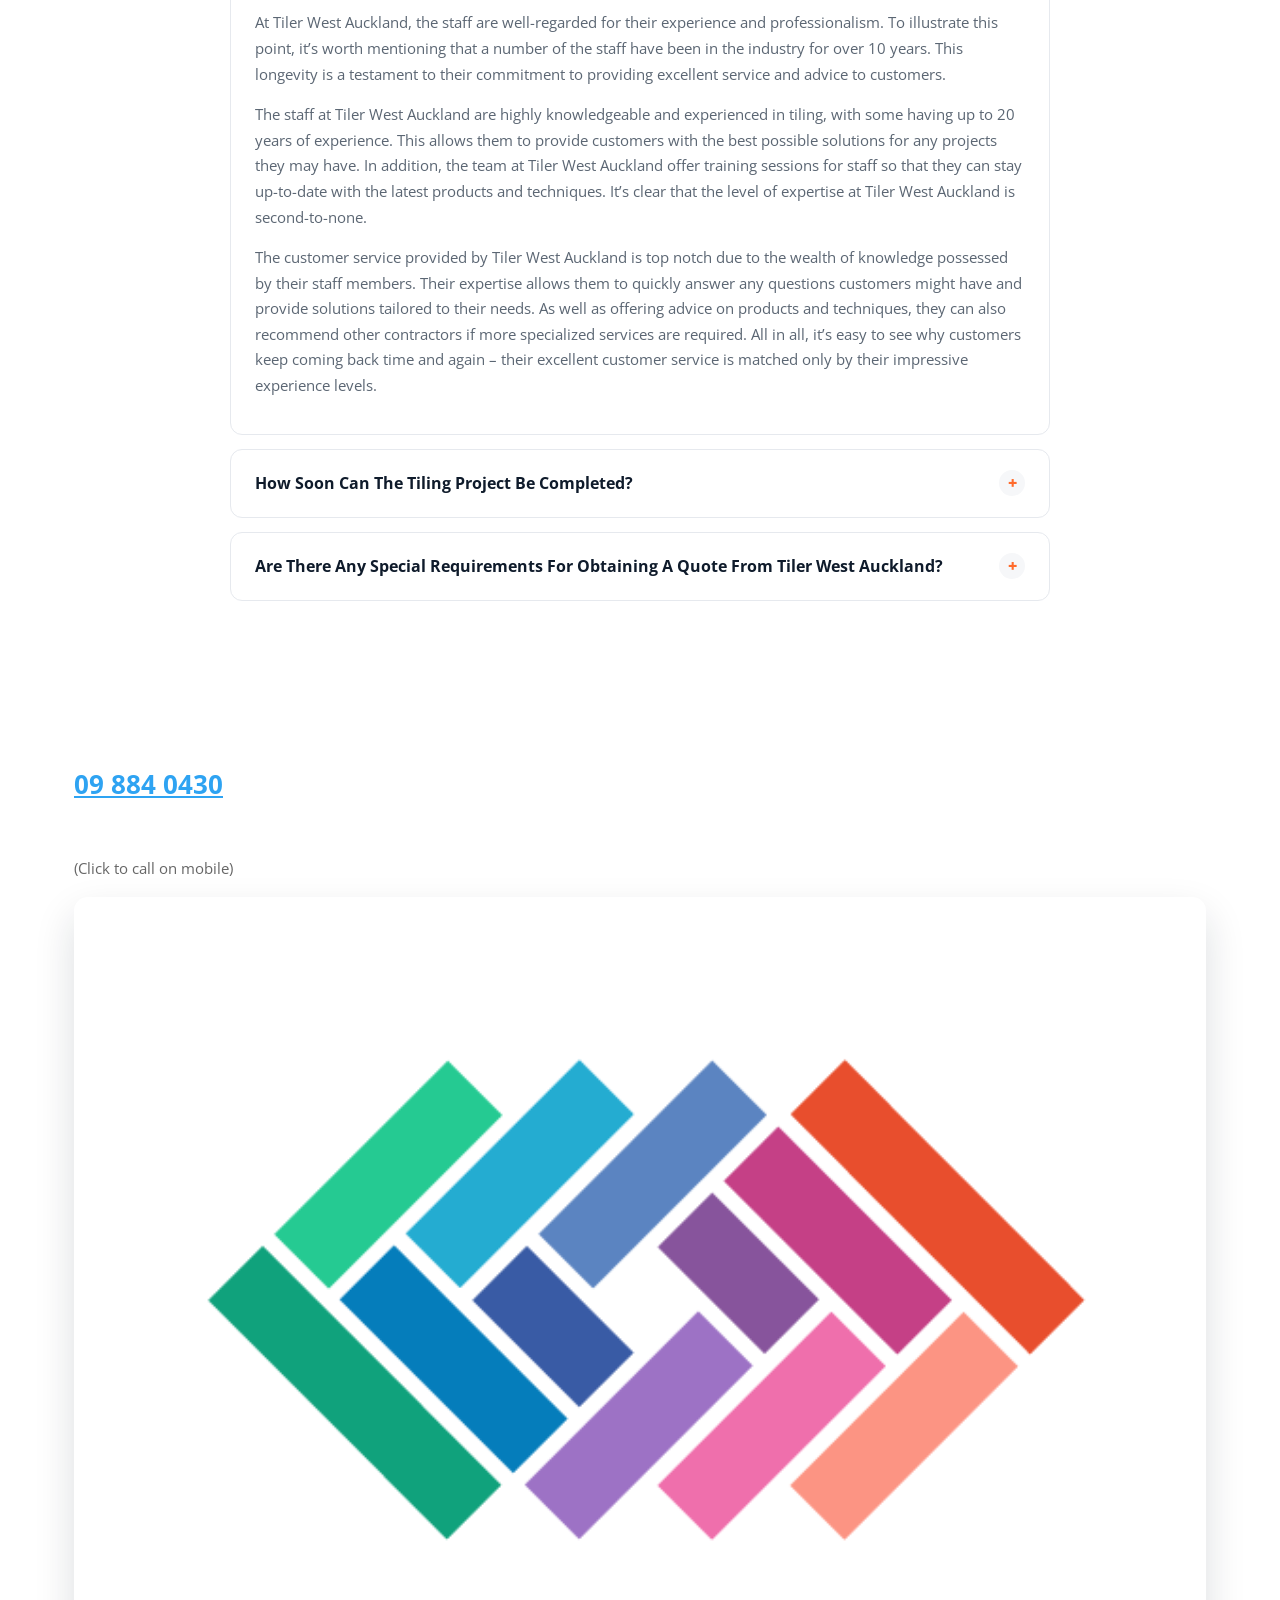
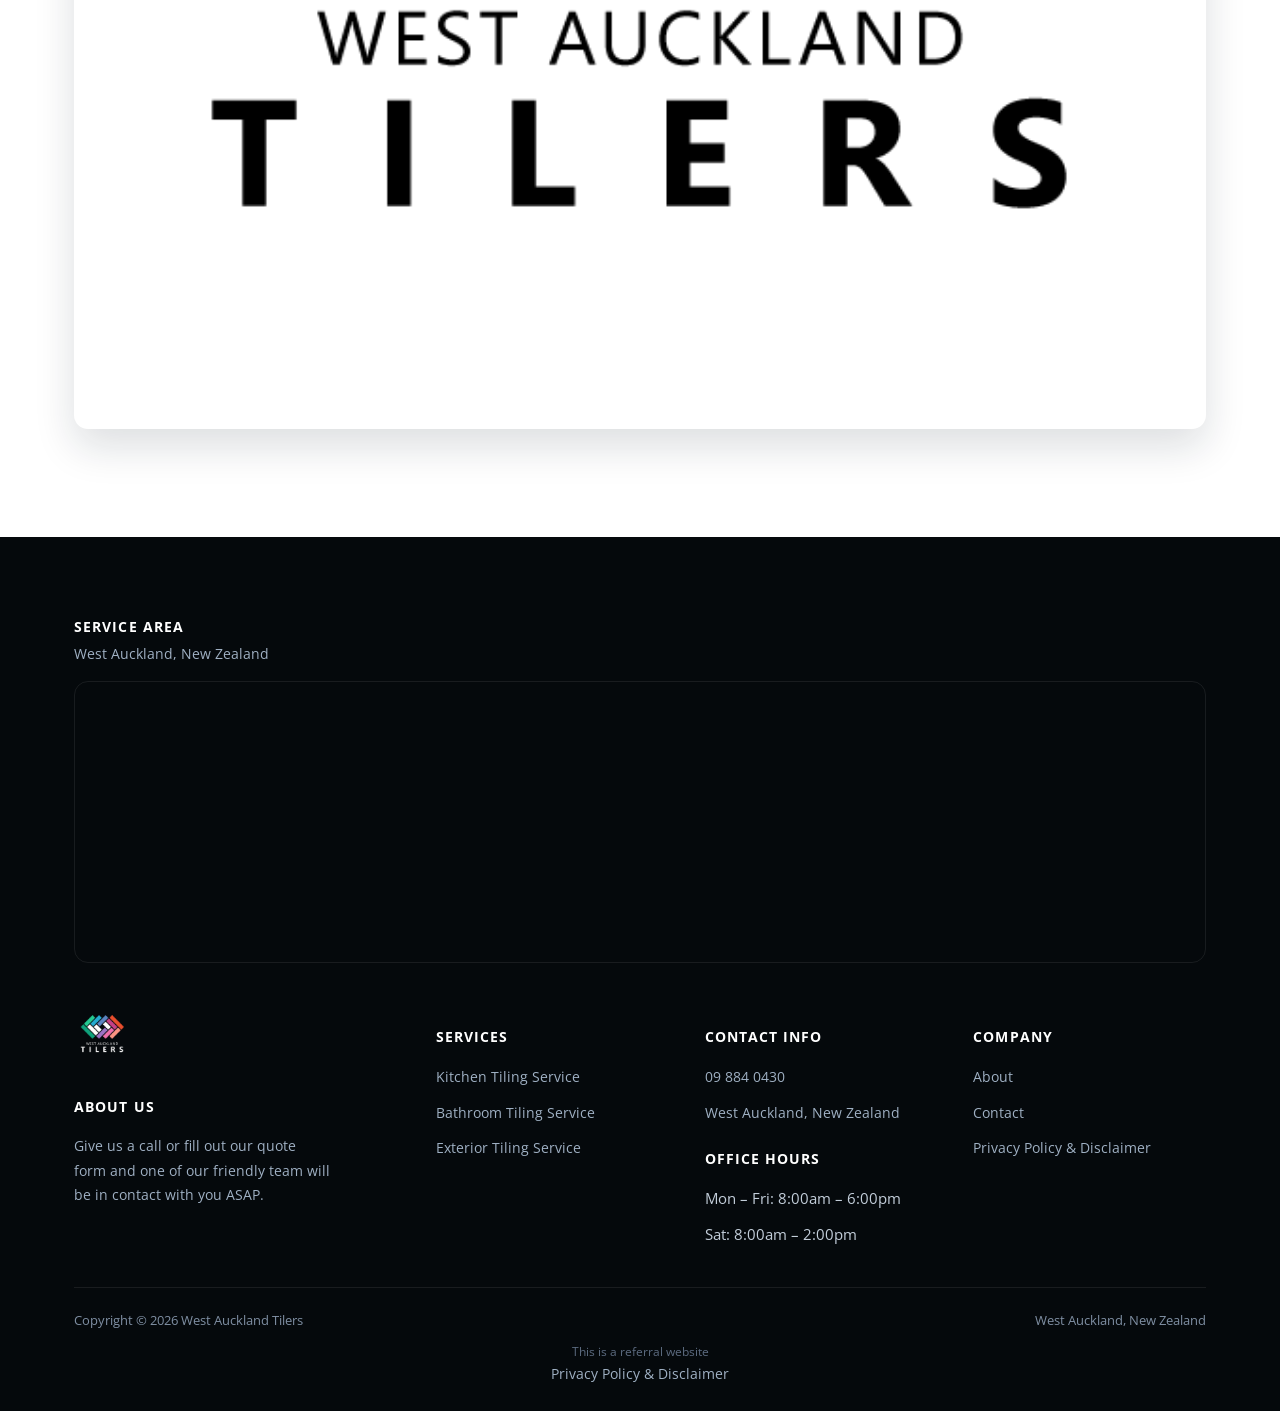
<file: about/index.html>
<!doctype html>
<html lang="en-NZ">
<head>
<!-- Google tag (gtag.js) -->
<script async src="https://www.googletagmanager.com/gtag/js?id=G-YV3QS0XEFP"></script>
<script>
  window.dataLayer = window.dataLayer || [];
  function gtag(){dataLayer.push(arguments);}
  gtag('js', new Date());
  gtag('config', 'G-YV3QS0XEFP');
</script>
<meta charset="UTF-8">
<meta name="viewport" content="width=device-width, initial-scale=1.0">
<link rel="icon" href="/favicon-32.png" sizes="32x32" type="image/png">
<link rel="icon" href="/favicon-192.png" sizes="192x192" type="image/png">
<link rel="apple-touch-icon" href="/apple-touch-icon.png">
<title>About - Tiler West Auckland | Pro Tiling</title>
<meta name="description" content="Tiler West Auckland offers an extensive range of services that are impressive upon initial inspection. Their knowledgeable staff has many years of experience">
<meta name="robots" content="follow, index, max-snippet:-1, max-video-preview:-1, max-image-preview:large">
<link rel="canonical" href="https://tilerwestauckland.co.nz/about/">
<meta property="og:locale" content="en_US">
<meta property="og:type" content="article">
<meta property="og:title" content="About - Tiler West Auckland | Pro Tiling">
<meta property="og:description" content="Tiler West Auckland offers an extensive range of services that are impressive upon initial inspection. Their knowledgeable staff has many years of experience">
<meta property="og:url" content="https://tilerwestauckland.co.nz/about/">
<meta property="og:site_name" content="Tiler West Auckland | Pro Tiling">
<meta name="twitter:card" content="summary_large_image">
<meta name="twitter:title" content="About - Tiler West Auckland | Pro Tiling">
<meta name="twitter:description" content="Tiler West Auckland offers an extensive range of services that are impressive upon initial inspection. Their knowledgeable staff has many years of experience">
<meta name="twitter:label1" content="Time to read">
<meta name="twitter:data1" content="14 minutes">
<script type="application/ld+json">{"@context": "https://schema.org", "@graph": [{"@type": "Place", "@id": "https://tilerwestauckland.co.nz/#place", "address": {"@type": "PostalAddress", "addressLocality": "West Auckland", "addressRegion": "Auckland", "addressCountry": "New Zealand"}}, {"@type": ["LocalBusiness", "Organization"], "@id": "https://tilerwestauckland.co.nz/#organization", "name": "Tiler West Auckland | Pro Tiling", "url": "https://tilerwestauckland.co.nz", "email": "info@tilerwestauckland.co.nz", "address": {"@type": "PostalAddress", "addressLocality": "West Auckland", "addressRegion": "Auckland", "addressCountry": "New Zealand"}, "logo": {"@type": "ImageObject", "@id": "https://tilerwestauckland.co.nz/#logo", "url": "http://tilerwestauckland.co.nz/wp-content/uploads/2023/04/RAWlogoSquare.png", "contentUrl": "http://tilerwestauckland.co.nz/wp-content/uploads/2023/04/RAWlogoSquare.png", "caption": "Tiler West Auckland | Pro Tiling", "inLanguage": "en-US", "width": "600", "height": "600"}, "openingHours": ["Monday,Tuesday,Wednesday,Thursday,Friday 08:00-18:00", "Saturday 08:00-14:00"], "location": {"@id": "https://tilerwestauckland.co.nz/#place"}, "image": {"@id": "https://tilerwestauckland.co.nz/#logo"}, "telephone": "+64-09-884-0430"}, {"@type": "WebSite", "@id": "https://tilerwestauckland.co.nz/#website", "url": "https://tilerwestauckland.co.nz", "name": "Tiler West Auckland | Pro Tiling", "alternateName": "West Auckland Tilers | Pro Tiling", "publisher": {"@id": "https://tilerwestauckland.co.nz/#organization"}, "inLanguage": "en-US"}, {"@type": "AboutPage", "@id": "https://tilerwestauckland.co.nz/about/#webpage", "url": "https://tilerwestauckland.co.nz/about/", "name": "About - Tiler West Auckland | Pro Tiling", "datePublished": "2023-04-01T09:59:25+00:00", "dateModified": "2023-10-26T01:37:47+00:00", "isPartOf": {"@id": "https://tilerwestauckland.co.nz/#website"}, "inLanguage": "en-US"}]}</script>
<script type="application/ld+json">{"@context": "https://schema.org", "@type": "BreadcrumbList", "itemListElement": [{"@type": "ListItem", "position": 1, "name": "Home", "item": "https://tilerwestauckland.co.nz/"}, {"@type": "ListItem", "position": 2, "name": "About", "item": "https://tilerwestauckland.co.nz/about/"}]}</script>
<script type="application/ld+json">{"@context": "https://schema.org", "@type": "FAQPage", "mainEntity": [{"@type": "Question", "name": "What Is The Experience Level Of The Staff At Tiler West Auckland?", "acceptedAnswer": {"@type": "Answer", "text": "At Tiler West Auckland, the staff are well-regarded for their experience and professionalism. To illustrate this point, it’s worth mentioning that a number of the staff have been in the industry for over 10 years. This longevity is a testament to their commitment to providing excellent service and advice to customers. The staff at Tiler West Auckland are highly knowledgeable and experienced in tiling, with some having up to 20 years of experience. This allows them to provide customers with the best possible solutions for any projects they may have. In addition, the team at Tiler West Auckland offer training sessions for staff so that they can stay up-to-date with the latest products and techniques. It’s clear that the level of expertise at Tiler West Auckland is second-to-none. The customer service provided by Tiler West Auckland is top notch due to the wealth of knowledge possessed by their staff members. Their expertise allows them to quickly answer any questions customers might have and provide solutions tailored to their needs. As well as offering advice on products and techniques, they can also recommend other contractors if more specialized services are required. All in all, it’s easy to see why customers keep coming back time and again – their excellent customer service is matched only by their impressive experience levels."}}, {"@type": "Question", "name": "How Soon Can The Tiling Project Be Completed?", "acceptedAnswer": {"@type": "Answer", "text": "At Tiler North Shore Auckland, we understand that completing a tiling project quickly is important. That’s why our professional tilers take pride in delivering high-quality results within an agreed timeline. We also ensure that all of our staff are experienced and fully insured to guarantee the highest standards of workmanship. We can provide you with an accurate estimate for how long your tiling job will take once we have assessed the size and scale of the project. Depending on the complexity, most jobs can be completed within one to two weeks. Of course, if you need any urgent repairs or replacements done then we can prioritize certain sections too. TIP: Make sure you plan ahead when it comes to large projects – consider what materials you’ll need beforehand so there won’t be any delays during the process. This way, you can get your dream look quicker!"}}, {"@type": "Question", "name": "Are There Any Special Requirements For Obtaining A Quote From Tiler West Auckland?", "acceptedAnswer": {"@type": "Answer", "text": "There are various special factors that must be considered when seeking an estimate from Tiler West Auckland. It is critical to offer exact specifications regarding the area to be tiled because roughly 90% of customers who use tiling services do so. This data is critical for receiving an accurate pricing quotation. In addition, measurements and photographs of the area to be tiled should be taken so that the relevant materials may be acquired. Clients should discuss their chosen design with Tiler West Auckland before submitting a quote request to ensure that any possible disputes or misunderstandings are resolved in advance."}}]}</script>
<link rel="preconnect" href="https://fonts.googleapis.com">
<link rel="preconnect" href="https://fonts.gstatic.com" crossorigin>
<link rel="preload" as="style" href="https://fonts.googleapis.com/css2?family=Open+Sans:wght@400;600;700;800&display=swap" onload="this.onload=null;this.rel='stylesheet'">
<noscript><link rel="stylesheet" href="https://fonts.googleapis.com/css2?family=Open+Sans:wght@400;600;700;800&display=swap"></noscript>
<link rel="stylesheet" href="/css/style.css">
</head>
<body class="">
<header class="classic">
  <div class="c-head wrap">
    <a href="/" class="brand"><img src="/images/West-AKL-Tiling-square-white.png" alt="West Auckland Tilers" width="600" height="600"></a>
    <nav class="links"><a href="/">Home</a><a href="/about/">About</a><div class="nav-item"><a href="/services/">Services <svg viewBox="0 0 24 24" fill="none" stroke-width="2.4" stroke-linecap="round" stroke-linejoin="round"><path d="m6 9 6 6 6-6"/></svg></a><div class="nav-dropdown"><a href="/bathroom-tiling/">Bathroom Tiling</a><a href="/kitchen-tiling/">Kitchen Tiling</a><a href="/exterior-tiling/">Exterior Tiling</a></div></div><a href="/contact/">Contact</a></nav>
    <button type="button" class="hamburger-btn" id="hamburgerBtn" aria-label="Open menu" aria-expanded="false"><svg viewBox="0 0 24 24" fill="none" stroke="#fff" stroke-width="2.4" stroke-linecap="round" stroke-linejoin="round"><path d="M4 7h16M4 12h16M4 17h16"/></svg></button>
  </div>
  <div class="mobile-menu" id="mobileMenu"><a href="/">Home</a><a href="/about/">About</a><a href="/services/">Services</a><div class="mobile-submenu"><a href="/bathroom-tiling/">Bathroom Tiling</a><a href="/kitchen-tiling/">Kitchen Tiling</a><a href="/exterior-tiling/">Exterior Tiling</a></div><a href="/contact/">Contact</a><a href="tel:+6498840430" class="mobile-menu-phone">Call 09 884 0430</a></div>
</header>
<main>
<section class="hero-c" id="top"><div class="hero-c-box"><div class="row"><div class="text"><h1>Tiling West Auckland</h1></div><p class="btn-wrap"><a class="btn btn-primary" href="tel:098840430">09 884 0430</a></p></div></div></section>
<section class=""><div class="wrap"><div class="row"><div class="text">


<h2>About us – West Auckland Tiling Services</h2>

 

</div></div></div></section>
<section class=""><div class="wrap"><div class="row cols cols-2 formrow"><div class="col"><div class="figure"><img src="/images/west-auckland-tiling-service-small-banner-1.jpg" alt="Nice Tiles Going Into Place in a West Auckland Tiling Service" width="692" height="372" loading="lazy" decoding="async"></div><div class="text"><p><a href="/">Tiler West Auckland</a> offers an extensive range of services that are impressive upon initial inspection. Their knowledgeable staff has many years of experience in the industry, making them capable of guiding you through each step of your project. They will assist you in selecting tiles based on color and size, as well as providing advice on installation techniques and materials. The team ensures that you receive the best possible outcome for your money. Additionally, Tiler West Auckland provides a broad range of tile products from trusted brands like Daltile, American Olean, and Marazzi, making it easy to achieve any desired look or atmosphere.</p>
<p>However, Tiler West Auckland doesn’t just stop at offering excellent services and products. They take customer service to the next level by prioritizing your satisfaction. Their aim is simple: provide an exceptional experience that leaves you feeling content with your purchase. For this reason, they offer free estimates, bulk order discounts, and same-day delivery if required, all with convenience in mind to enable you to begin your project without any delays. The combination of these services with their exceptional product range and industry expertise makes Tiler West Auckland a top choice for both homeowners and businesses. <a href="/contact/">Get in touch</a> with us today to find out more about our Tiler West Auckland</p></div></div><div class="col"><div class="form-card"><iframe src="https://api.leadconnectorhq.com/widget/form/F7TSjksMyxoySWClUekg" style="width:100%;height:100%;min-height:992px;border:none;border-radius:14px" id="inline-F7TSjksMyxoySWClUekg" data-layout="{'id':'INLINE'}" data-trigger-type="alwaysShow" data-trigger-value="" data-activation-type="alwaysActivated" data-activation-value="" data-deactivation-type="neverDeactivate" data-deactivation-value="" data-form-name="Tiler WEST" data-height="992" data-layout-iframe-id="inline-F7TSjksMyxoySWClUekg" data-form-id="F7TSjksMyxoySWClUekg" data-cookie-consent="true" data-cookie-consent-provider="auto" title="Tiler WEST"></iframe></div></div></div></div></section>
<section class="sec-cream"><div class="wrap"><div class="row gallery-grid"><div class="figure"><img src="/images/west-auckland-tiling-service-gary-at-work-tiling.jpg" alt="West Auckland Tiling Service Team Tiling a Bathroom" width="692" height="372" loading="lazy" decoding="async"></div><div class="figure"><img src="/images/west-auckland-tiling-service.jpg" alt="Finishing a Bathroom With New Tiles" width="692" height="372" loading="lazy" decoding="async"></div><div class="figure"><img src="/images/west-auckland-tiling-service-C.jpg" alt="Beautiful Tiles in Place After Long Hard Weekend of Work" width="692" height="372" loading="lazy" decoding="async"></div></div></div></section>
<section class=""><div class="wrap"><div class="row cols cols-2"><div class="col"><div class="text"><h2>Local Tiling Services</h2>
<p>Tiler West Auckland is the best option for obtaining dependable tiling services in West Auckland. They specialise in both indoor and outdoor tiling, so they can tackle any work you may have. They have the knowledge and experience to accomplish a great job whether you need a simple tile installation or something more sophisticated, such as outdoor tiling.</p>
<p>Their team of skilled individuals can assist with a wide range of assignments. Tiler West Auckland specialises in external tiling works such as patios and decks, as well as interior tiling jobs such as bathrooms and kitchens. Furthermore, they have affordable pricing, so you can be confident that you’re getting great service at a reasonable price. Don’t hesitate to call Tiler West Auckland immediately if you’re seeking for a professional local tiling business!</p></div></div><div class="col"><div class="figure"><img src="/images/West-AKL-Tiling-square-white.png" alt="West Auckland Tilers Logo" width="600" height="600" loading="lazy" decoding="async"></div></div></div><div class="row"><div class="text"><h3><a href="https://tilernorthshoreauckland.co.nz/services/" target="_blank" rel="noopener">All Our Services</a></h3>
<ul>
<li>
<h4><a href="/bathroom-tiling/">Bathroom Tiling</a></h4>
</li>
<li>
<h4><a href="/kitchen-tiling/">Kitchen Tiling</a></h4>
</li>
<li>
<h4><a href="/exterior-tiling/">Exterior Tiling</a></h4>
</li>
</ul></div></div><div class="row"><div class="text"><h2>Types Of Tiling Projects</h2>
<p>Tiling is a fantastic way to enhance the appearance of your home while keeping it current. It is also an excellent method of safeguarding surfaces against water damage, making it particularly useful in bathrooms and kitchens. In West Auckland, a variety of tiling options are available for projects, ranging from ceramic and porcelain tiles to natural stone, catering to diverse preferences.</p>
<p>When determining the tile material for your project, consider the intended application and design objectives. Ceramic tiles, for example, are often less expensive, while natural stone can add a sophisticated touch to any area. Regardless of the chosen material, ensure it is suitable for the environment, as certain materials may not be appropriate for wet areas or outdoor use. With expert advice and guidance, a stunning tiled area that endures for many years can be created.</p>

<h2>Benefits Of Hiring A Professional Tiler</h2>
<p>When embarking on a tiling job, it is critical to evaluate the benefits of employing a professional tiler. Given their knowledge and expertise, a professional tiler can ensure that your job is done with exceptional results. They may also offer useful advise on the type and style of tiles that will best meet your needs. They can also do the task fast and efficiently.</p>
<p>Employing a professional tiler provides additional benefits, such as the assurance that your job is being handled by an experienced specialist. They can assist you in troubleshooting any issues that may develop during the procedure. Additionally, their work is guaranteed, so you can be certain that any problems will be remedied quickly. This way, you can be confident that your tiling project will look great when finished.</p>
<p>Hiring a professional tiler for your next job is a great way to assure high-quality results. During the process, you will receive experienced guidance and assistance, and you can be comfortable that any possible difficulties will be dealt swiftly and effectively if they arise.</p></div></div><div class="row"><div class="figure"><img src="/images/west-auckland-tiling-service-bathroom-tiling-result.jpg" alt="Finished Bathroom Show Room Open" width="948" height="252" loading="lazy" decoding="async"></div></div><div class="row cols cols-2"><div class="col"><div class="text"><h2>What Areas Do We Cover</h2>
<p>At Tiler West Auckland, we are proud to offer our tiling services to a wide range of clients in the greater Auckland area. We cover everything from residential homes and apartments to commercial buildings and more! No matter what your tiling needs might be, you can trust us to get the job done right.</p>
<p>Our coverage area includes all of Auckland’s western suburbs including Henderson, Waitakere, New Lynn, Te Atatu, Massey, and further out. We can make sure that your tiling projects look great no matter how big or small they may be. Whether you need new tiles for your bathroom or kitchen renovations, or just a few extra pieces for a specific project – we’ve got you covered!</p>
<p>We understand that hiring a professional tiler is an important decision. That’s why we go above and beyond to make sure that our clients receive the highest quality service possible. Our experienced team of tilers are dedicated to providing excellent workmanship and customer service every time. So if you’re looking for high-quality tiling services in the West Auckland area – look no further than Tiler West Auckland!</p></div></div><div class="col"><div class="map-embed"><iframe src="https://www.google.com/maps/embed?pb=!1m14!1m8!1m3!1d204224.2497723872!2d174.5544784!3d-36.8902549!3m2!1i1024!2i768!4f13.1!3m3!1m2!1s0x65271b94ae3bc821%3A0xd985370ead5fbfb7!2sWest%20Auckland%20Tilers%20-%20Pro%20Tiling!5e0!3m2!1sen!2snz!4v1680159559003!5m2!1sen!2snz" width="600" height="380" style="border:0" allowfullscreen loading="lazy" referrerpolicy="no-referrer-when-downgrade" title="West Auckland Tilers service area map"></iframe></div></div></div><div class="row"><div class="text"><h3>Frequently Asked Questions</h3></div><div class="faq-wrap"><details class="faq-item" open><summary>What Is The Experience Level Of The Staff At Tiler West Auckland?<span class="faq-icon">+</span></summary><div class="faq-answer"><p>At Tiler West Auckland, the staff are well-regarded for their experience and professionalism. To illustrate this point, it’s worth mentioning that a number of the staff have been in the industry for over 10 years. This longevity is a testament to their commitment to providing excellent service and advice to customers.</p>
<p>The staff at Tiler West Auckland are highly knowledgeable and experienced in tiling, with some having up to 20 years of experience. This allows them to provide customers with the best possible solutions for any projects they may have. In addition, the team at Tiler West Auckland offer training sessions for staff so that they can stay up-to-date with the latest products and techniques. It’s clear that the level of expertise at Tiler West Auckland is second-to-none.</p>
<p>The customer service provided by Tiler West Auckland is top notch due to the wealth of knowledge possessed by their staff members. Their expertise allows them to quickly answer any questions customers might have and provide solutions tailored to their needs. As well as offering advice on products and techniques, they can also recommend other contractors if more specialized services are required. All in all, it’s easy to see why customers keep coming back time and again – their excellent customer service is matched only by their impressive experience levels.</p></div></details><details class="faq-item" ><summary>How Soon Can The Tiling Project Be Completed?<span class="faq-icon">+</span></summary><div class="faq-answer"><p>At Tiler North Shore Auckland, we understand that completing a tiling project quickly is important. That’s why our professional tilers take pride in delivering high-quality results within an agreed timeline. We also ensure that all of our staff are experienced and fully insured to guarantee the highest standards of workmanship.</p>
<p>We can provide you with an accurate estimate for how long your tiling job will take once we have assessed the size and scale of the project. Depending on the complexity, most jobs can be completed within one to two weeks. Of course, if you need any urgent repairs or replacements done then we can prioritize certain sections too.</p>
<p>TIP: Make sure you plan ahead when it comes to large projects – consider what materials you’ll need beforehand so there won’t be any delays during the process. This way, you can get your dream look quicker!</p></div></details><details class="faq-item" ><summary>Are There Any Special Requirements For Obtaining A Quote From Tiler West Auckland?<span class="faq-icon">+</span></summary><div class="faq-answer"><p>There are various special factors that must be considered when seeking an estimate from Tiler West Auckland. It is critical to offer exact specifications regarding the area to be tiled because roughly 90% of customers who use tiling services do so. This data is critical for receiving an accurate pricing quotation.</p>
<p>In addition, measurements and photographs of the area to be tiled should be taken so that the relevant materials may be acquired. Clients should discuss their chosen design with Tiler West Auckland before submitting a quote request to ensure that any possible disputes or misunderstandings are resolved in advance.</p></div></details></div></div></div></section>
<section class=""><div class="wrap"><div class="row"><div class="text"><h2><a href="tel:098840430">09 884 0430</a></h2>
<h2> </h2>
<p>(Click to call on mobile)</p></div><div class="figure"><img src="/images/West-AKL-Tiling-square-white.png" alt="West Auckland Tilers Logo" width="600" height="600" loading="lazy" decoding="async"></div></div></div></section>
</main>
<footer>
  <div class="wrap">
    <div class="footer-map-head"><h4>Service Area</h4><p>West Auckland, New Zealand</p></div><div class="footer-map"><iframe src="https://www.google.com/maps/embed?pb=!1m14!1m8!1m3!1d204224.2497723872!2d174.5544784!3d-36.8902549!3m2!1i1024!2i768!4f13.1!3m3!1m2!1s0x65271b94ae3bc821%3A0xd985370ead5fbfb7!2sWest%20Auckland%20Tilers%20-%20Pro%20Tiling!5e0!3m2!1sen!2snz!4v1680159559003!5m2!1sen!2snz" width="600" height="280" style="border:0" allowfullscreen loading="lazy" referrerpolicy="no-referrer-when-downgrade" title="West Auckland Tilers service area map"></iframe></div>
    <div class="footer-grid "><div class="footer-brand"><a href="/" class="brand"><img src="/images/West-AKL-Tiling-Footer.png" alt="West Auckland Tilers" width="600" height="600" loading="lazy"></a><h4>About us</h4><p>Give us a call or fill out our quote form and one of our friendly team will be in contact with you ASAP.</p></div><div><h4>Services</h4><ul><li><a href="/kitchen-tiling/">Kitchen Tiling Service</a></li><li><a href="/bathroom-tiling/">Bathroom Tiling Service</a></li><li><a href="/exterior-tiling/">Exterior Tiling Service</a></li></ul></div><div><h4>Contact Info</h4><ul><li><a href="tel:+6498840430">09 884 0430</a></li><li><a href="https://goo.gl/maps/9uy1LT7RyKT5pGuk7" target="_blank" rel="noopener">West Auckland, New Zealand</a></li></ul><h4 style="margin-top:22px;">Office Hours</h4><ul><li>Mon &ndash; Fri: 8:00am &ndash; 6:00pm</li><li>Sat: 8:00am &ndash; 2:00pm</li></ul></div><div><h4>Company</h4><ul><li><a href="/about/">About</a></li><li><a href="/contact/">Contact</a></li><li><a href="/privacy-policy/">Privacy Policy &amp; Disclaimer</a></li></ul></div></div>
    <div class="footer-bottom"><span>Copyright &copy; 2026 West Auckland Tilers</span><span>West Auckland, New Zealand</span></div>
    <div class="footer-disclosure">This is a referral website<br><a href="/privacy-policy/">Privacy Policy &amp; Disclaimer</a></div>
  </div>
</footer>
<script>
(function(){var b=document.getElementById('hamburgerBtn'),m=document.getElementById('mobileMenu');if(!b||!m)return;b.addEventListener('click',function(){var o=m.classList.toggle('open');b.setAttribute('aria-expanded',o?'true':'false');});})();
</script>
<script src="https://link.msgsndr.com/js/form_embed.js" defer></script>
</body>
</html>
</file>
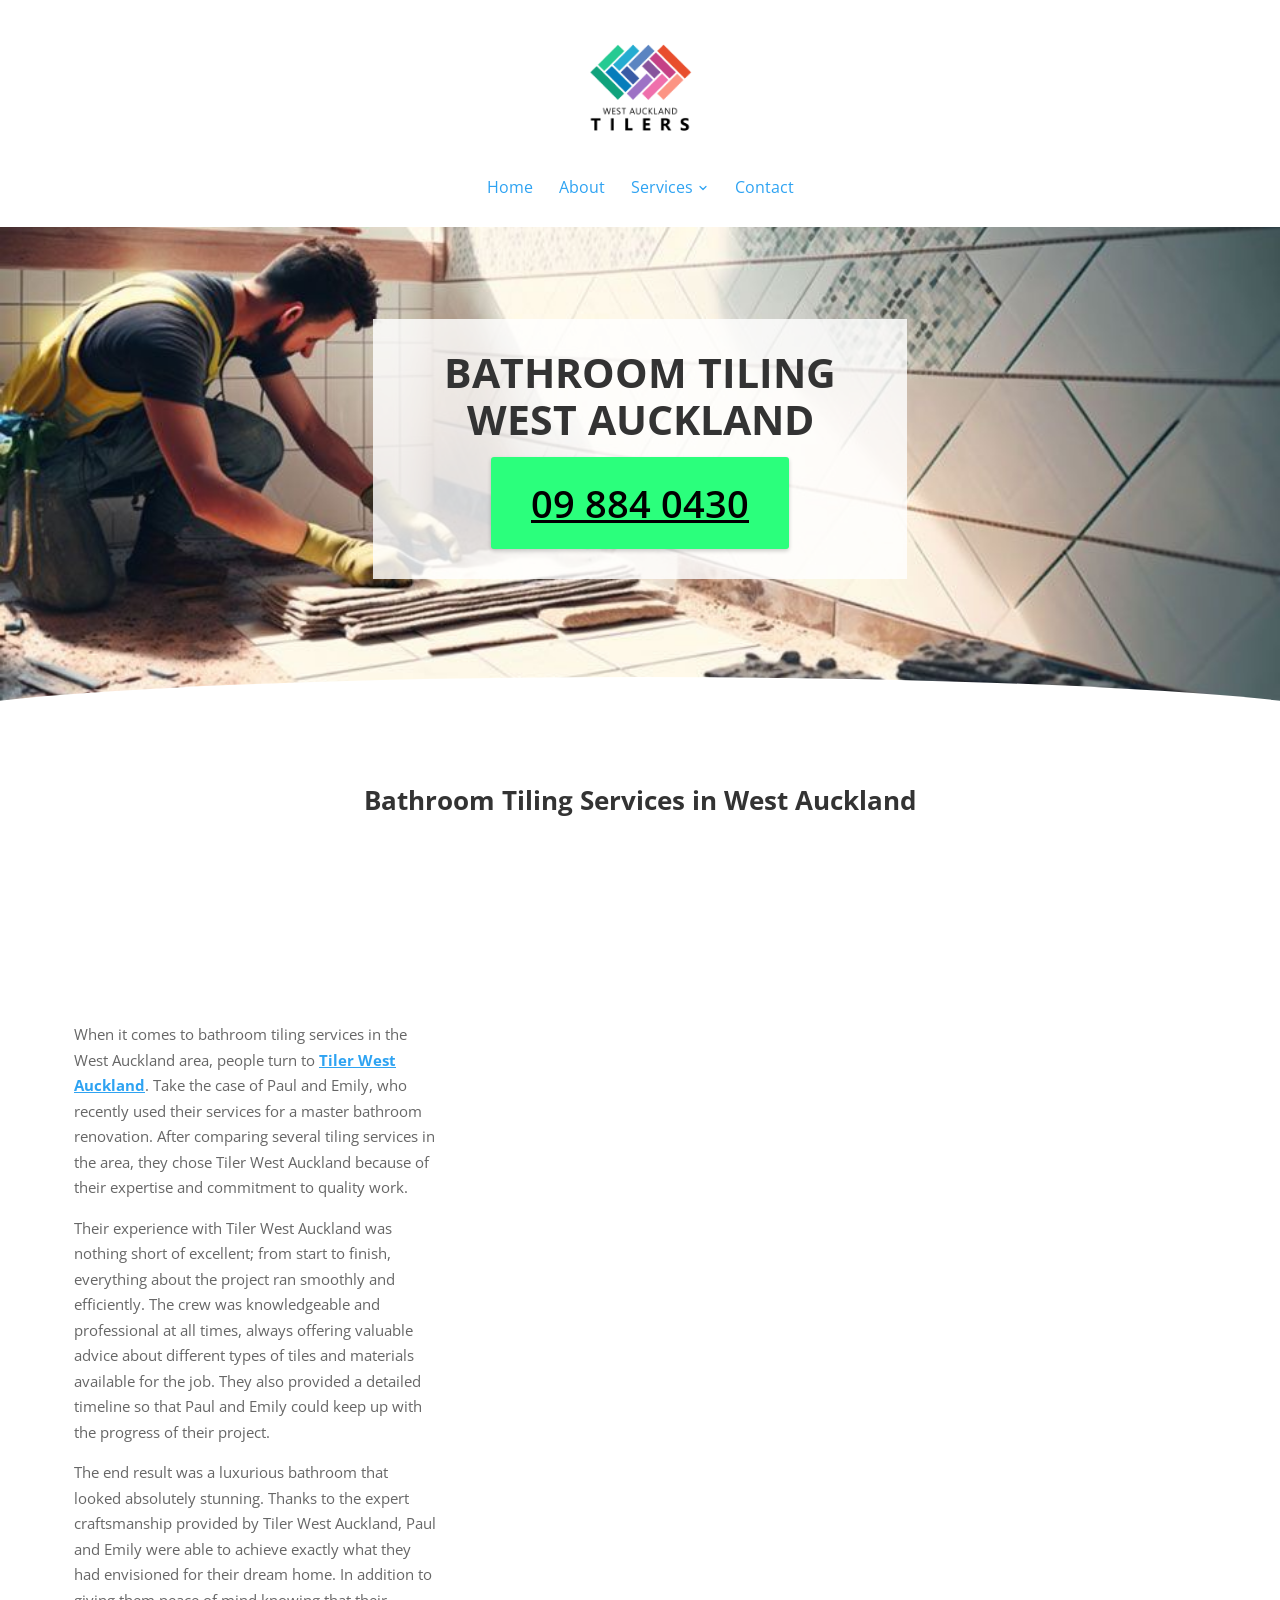
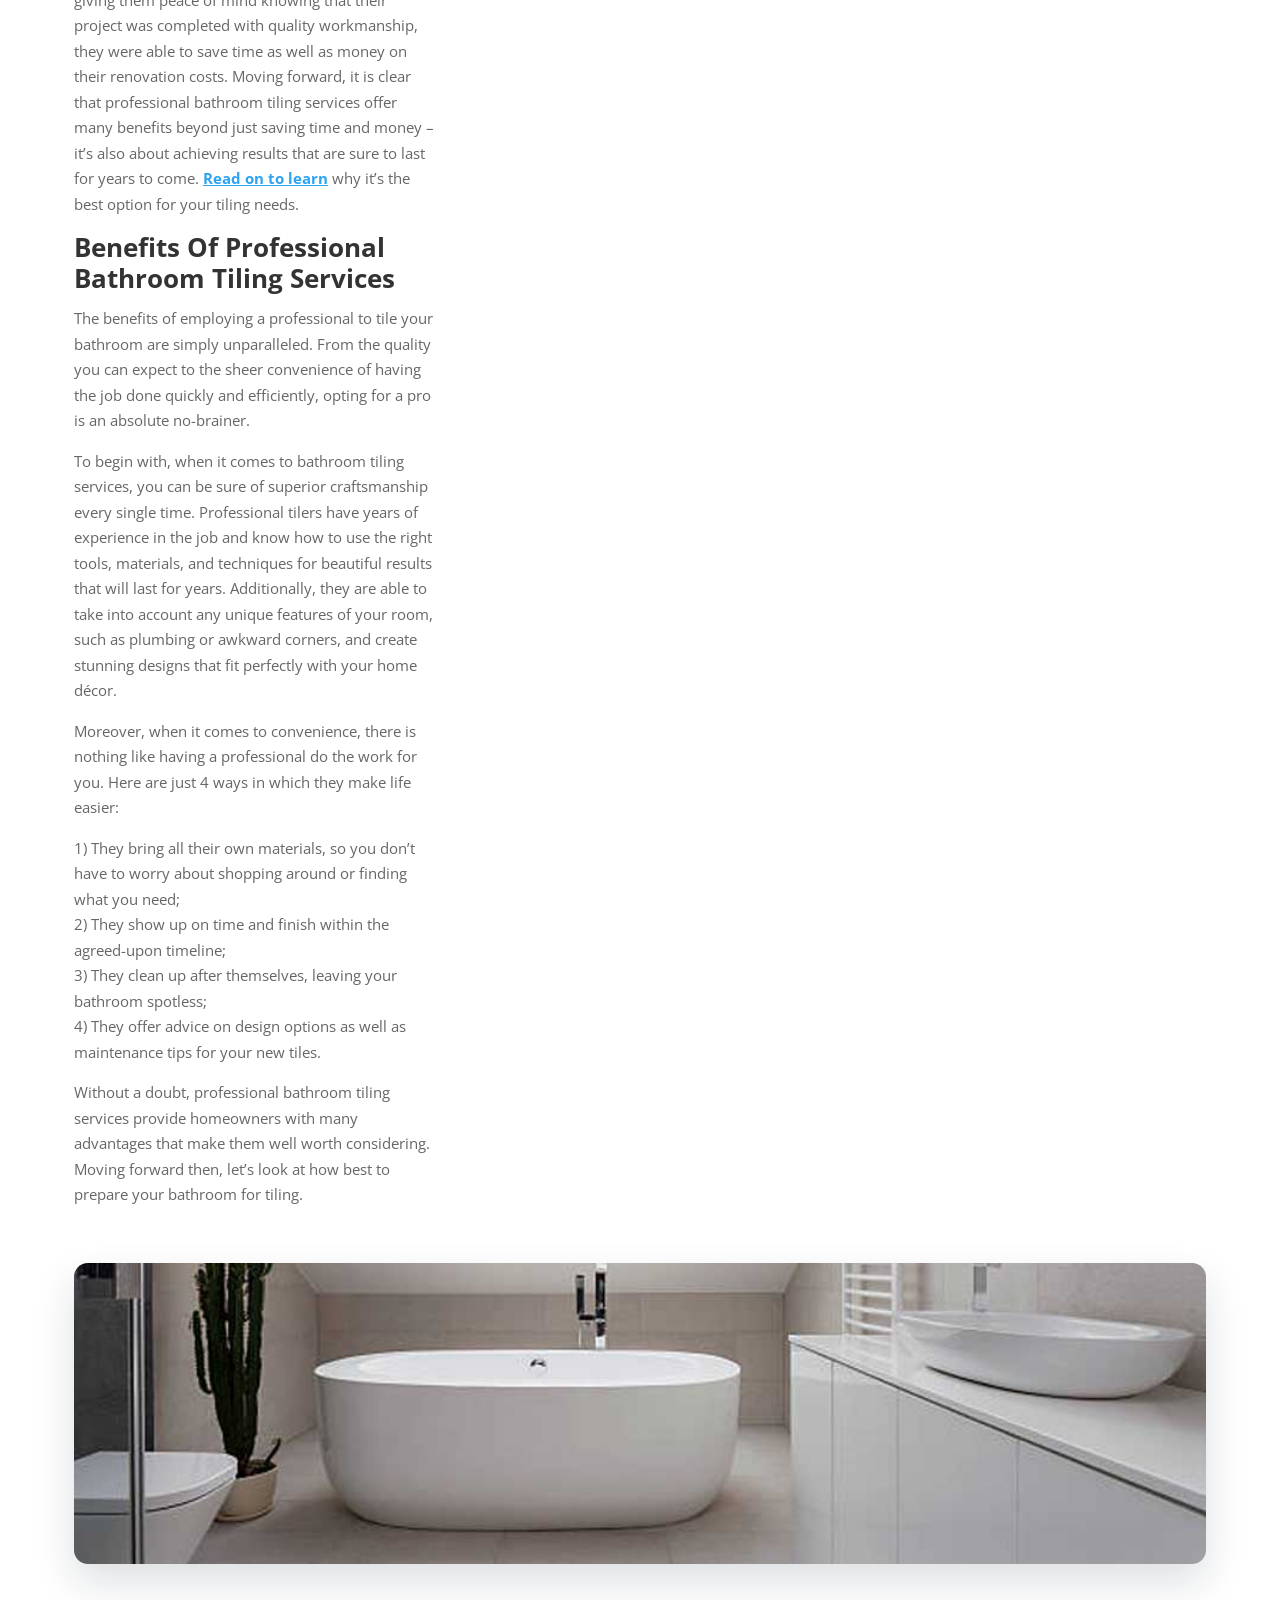
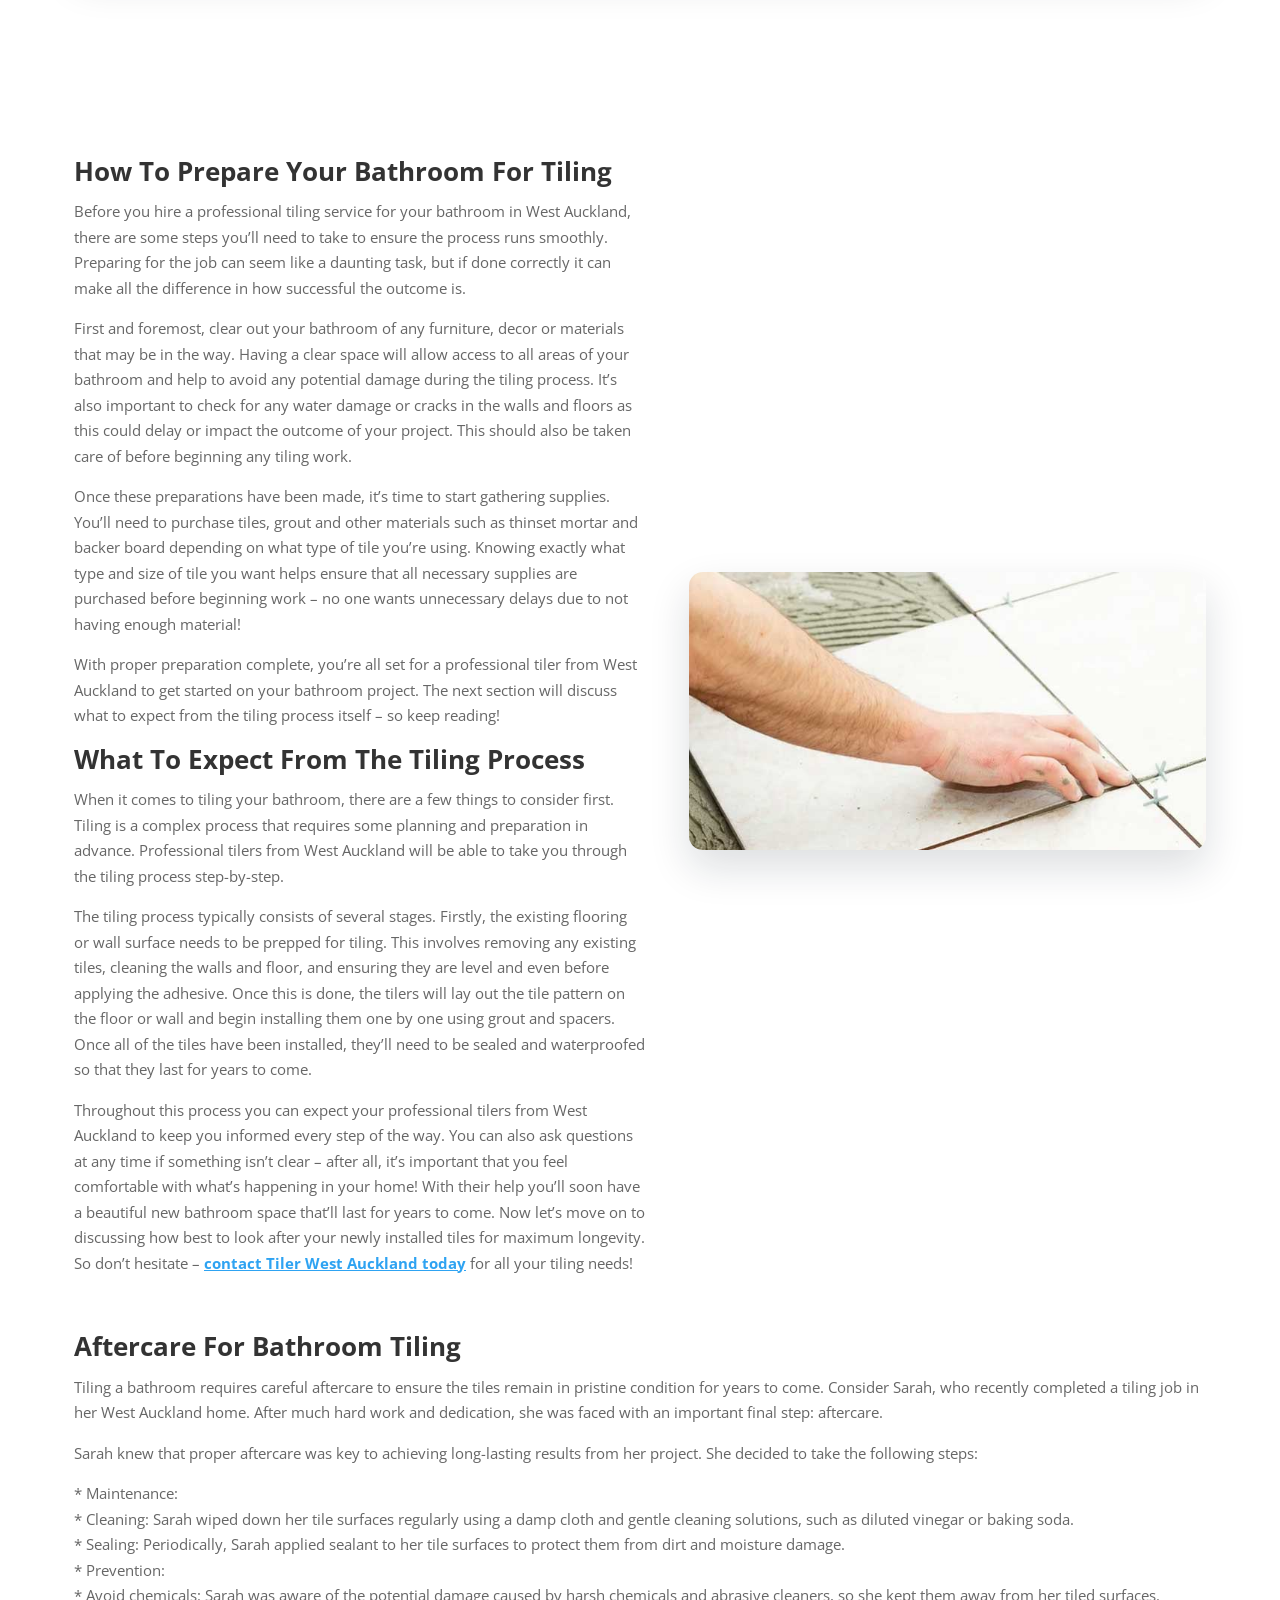
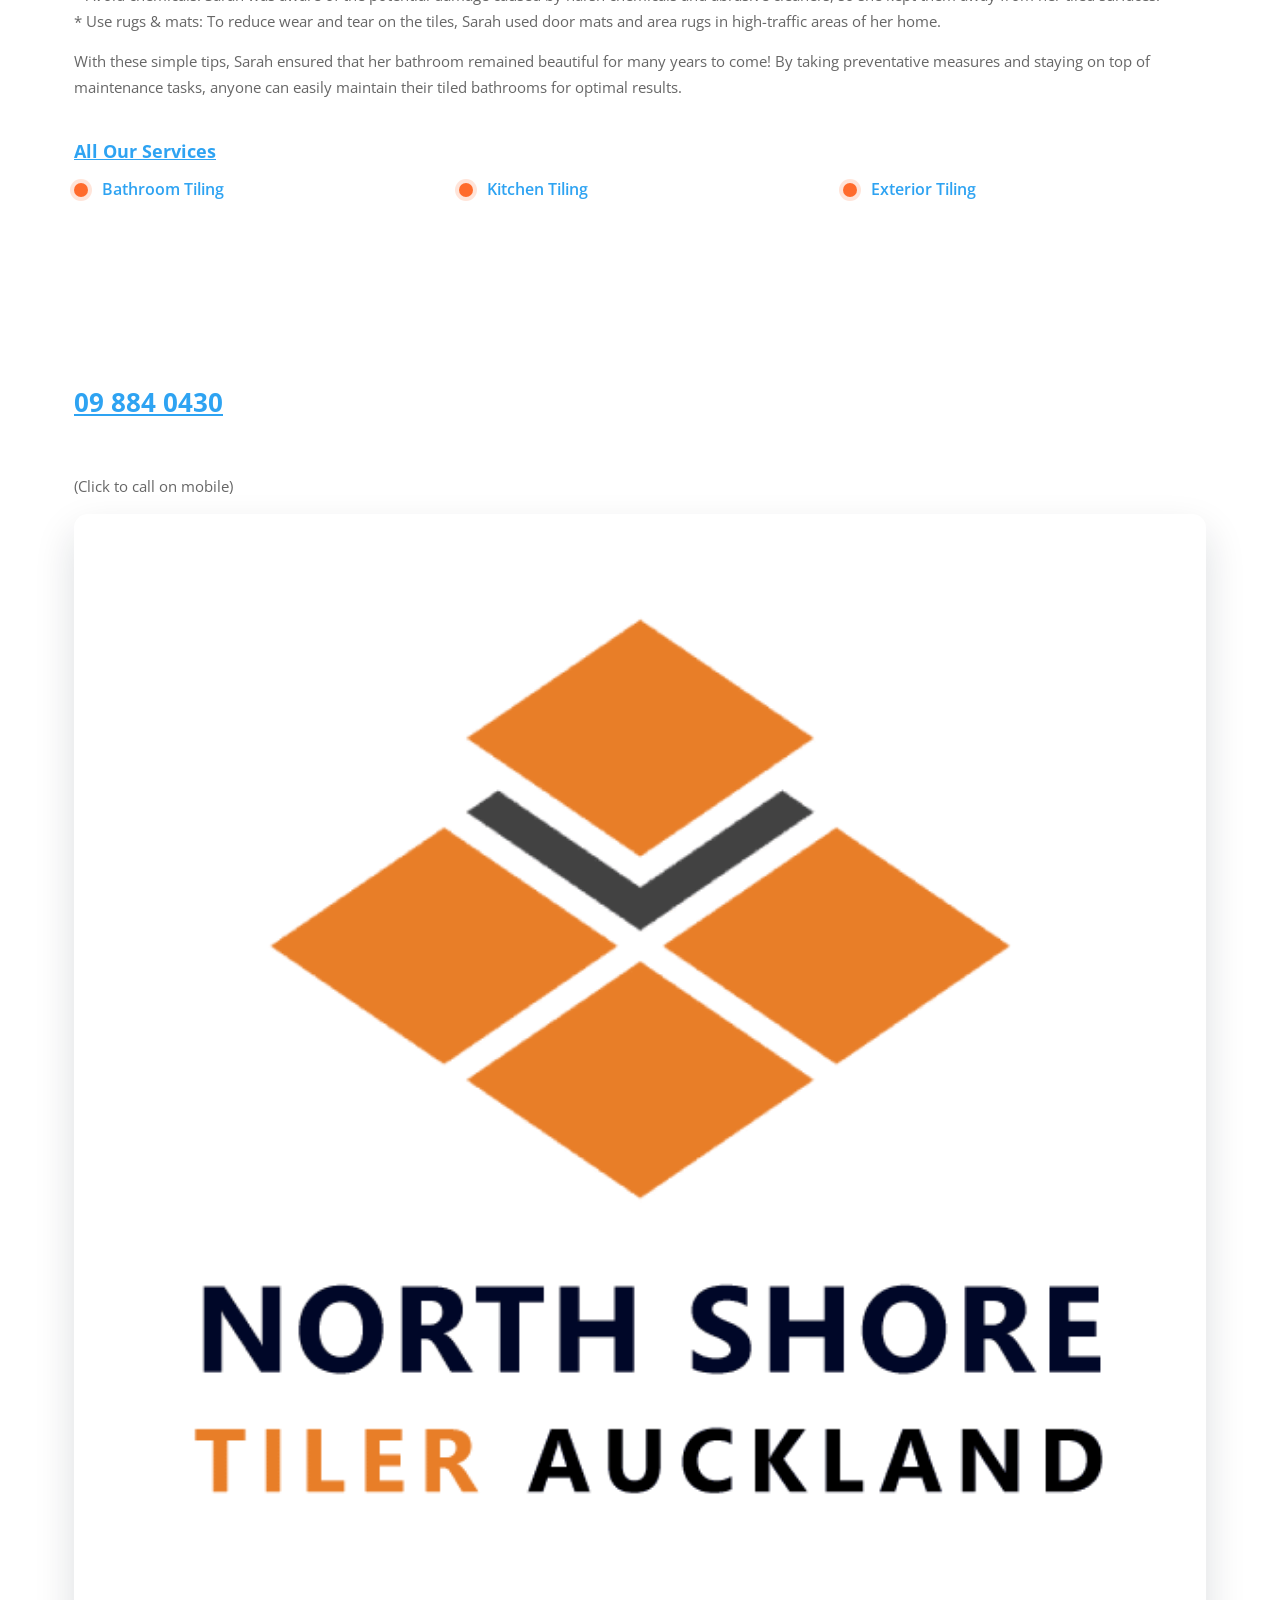
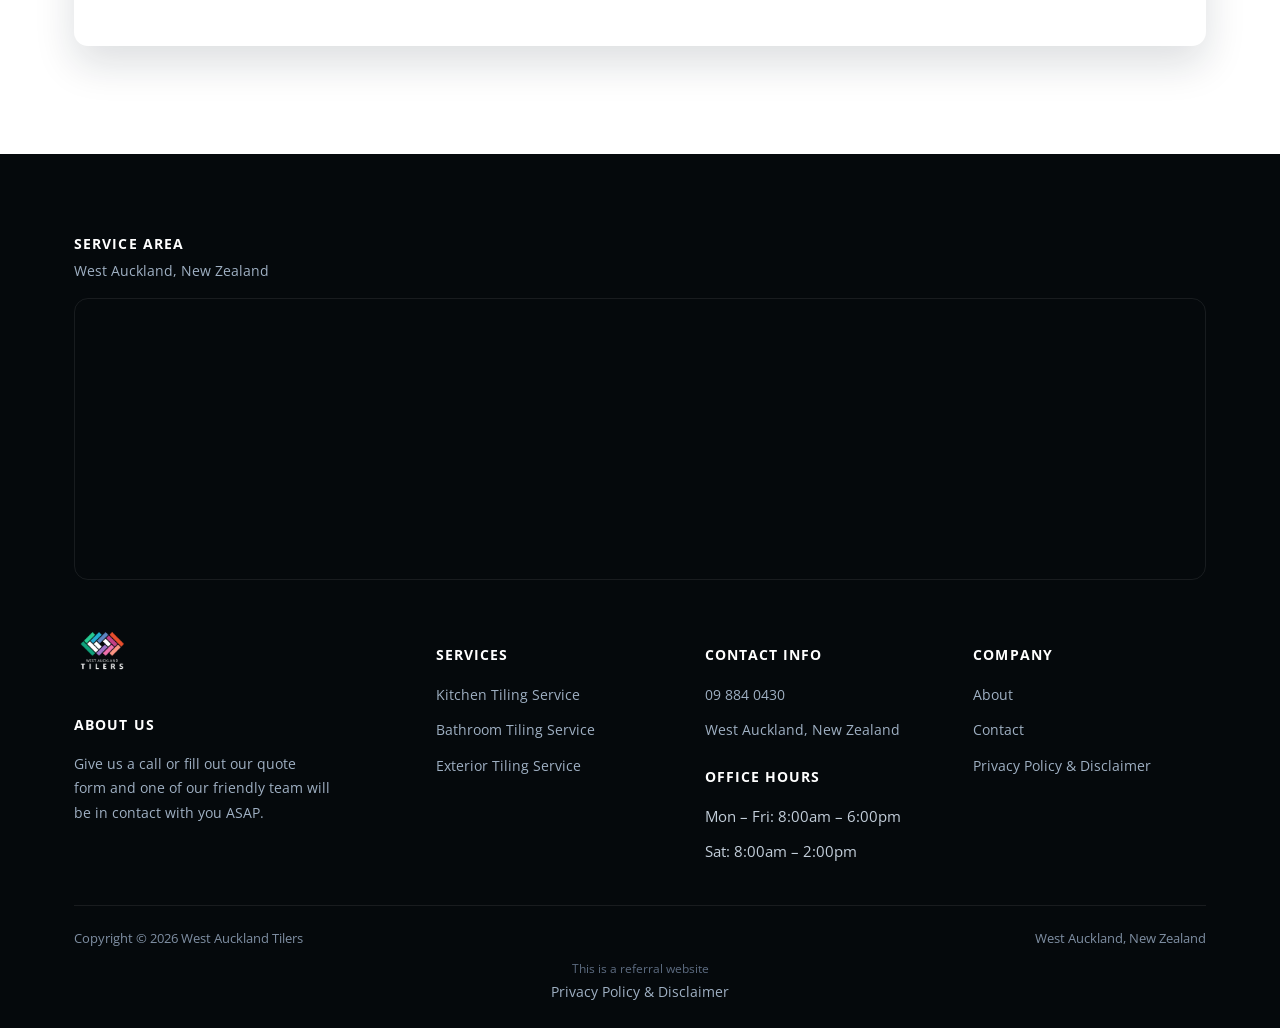
<file: bathroom-tiling/index.html>
<!doctype html>
<html lang="en-NZ">
<head>
<!-- Google tag (gtag.js) -->
<script async src="https://www.googletagmanager.com/gtag/js?id=G-YV3QS0XEFP"></script>
<script>
  window.dataLayer = window.dataLayer || [];
  function gtag(){dataLayer.push(arguments);}
  gtag('js', new Date());
  gtag('config', 'G-YV3QS0XEFP');
</script>
<meta charset="UTF-8">
<meta name="viewport" content="width=device-width, initial-scale=1.0">
<link rel="icon" href="/favicon-32.png" sizes="32x32" type="image/png">
<link rel="icon" href="/favicon-192.png" sizes="192x192" type="image/png">
<link rel="apple-touch-icon" href="/apple-touch-icon.png">
<title>Bathroom Tiling - Tiler West Auckland | Pro Tiling</title>
<meta name="description" content="When it comes to bathroom tiling services in the West Auckland area, people turn to Tiler West Auckland. Take the case of Paul and Emily, who recently used">
<meta name="robots" content="follow, index, max-snippet:-1, max-video-preview:-1, max-image-preview:large">
<link rel="canonical" href="https://tilerwestauckland.co.nz/bathroom-tiling/">
<meta property="og:locale" content="en_US">
<meta property="og:type" content="article">
<meta property="og:title" content="Bathroom Tiling - Tiler West Auckland | Pro Tiling">
<meta property="og:description" content="When it comes to bathroom tiling services in the West Auckland area, people turn to Tiler West Auckland. Take the case of Paul and Emily, who recently used">
<meta property="og:url" content="https://tilerwestauckland.co.nz/bathroom-tiling/">
<meta property="og:site_name" content="Tiler West Auckland | Pro Tiling">
<meta name="twitter:card" content="summary_large_image">
<meta name="twitter:title" content="Bathroom Tiling - Tiler West Auckland | Pro Tiling">
<meta name="twitter:description" content="When it comes to bathroom tiling services in the West Auckland area, people turn to Tiler West Auckland. Take the case of Paul and Emily, who recently used">
<meta name="twitter:label1" content="Time to read">
<meta name="twitter:data1" content="11 minutes">
<script type="application/ld+json">{"@context": "https://schema.org", "@graph": [{"@type": "Place", "@id": "https://tilerwestauckland.co.nz/#place", "address": {"@type": "PostalAddress", "addressLocality": "West Auckland", "addressRegion": "Auckland", "addressCountry": "New Zealand"}}, {"@type": ["LocalBusiness", "Organization"], "@id": "https://tilerwestauckland.co.nz/#organization", "name": "Tiler West Auckland | Pro Tiling", "url": "https://tilerwestauckland.co.nz", "email": "info@tilerwestauckland.co.nz", "address": {"@type": "PostalAddress", "addressLocality": "West Auckland", "addressRegion": "Auckland", "addressCountry": "New Zealand"}, "logo": {"@type": "ImageObject", "@id": "https://tilerwestauckland.co.nz/#logo", "url": "http://tilerwestauckland.co.nz/wp-content/uploads/2023/04/RAWlogoSquare.png", "contentUrl": "http://tilerwestauckland.co.nz/wp-content/uploads/2023/04/RAWlogoSquare.png", "caption": "Tiler West Auckland | Pro Tiling", "inLanguage": "en-US", "width": "600", "height": "600"}, "openingHours": ["Monday,Tuesday,Wednesday,Thursday,Friday 08:00-18:00", "Saturday 08:00-14:00"], "location": {"@id": "https://tilerwestauckland.co.nz/#place"}, "image": {"@id": "https://tilerwestauckland.co.nz/#logo"}, "telephone": "+64-09-884-0430"}, {"@type": "WebSite", "@id": "https://tilerwestauckland.co.nz/#website", "url": "https://tilerwestauckland.co.nz", "name": "Tiler West Auckland | Pro Tiling", "alternateName": "West Auckland Tilers | Pro Tiling", "publisher": {"@id": "https://tilerwestauckland.co.nz/#organization"}, "inLanguage": "en-US"}, {"@type": "WebPage", "@id": "https://tilerwestauckland.co.nz/bathroom-tiling/#webpage", "url": "https://tilerwestauckland.co.nz/bathroom-tiling/", "name": "Bathroom Tiling - Tiler West Auckland | Pro Tiling", "datePublished": "2023-04-01T13:31:58+00:00", "dateModified": "2023-10-26T01:40:00+00:00", "isPartOf": {"@id": "https://tilerwestauckland.co.nz/#website"}, "inLanguage": "en-US"}, {"@type": "Person", "@id": "https://tilerwestauckland.co.nz/author/evieasisgmail-com/", "name": "evieasis@gmail.com", "url": "https://tilerwestauckland.co.nz/author/evieasisgmail-com/", "image": {"@type": "ImageObject", "@id": "https://secure.gravatar.com/avatar/92213e370034fc313c7048b14f206450e8dcbee5a833da66265584fc12e60af4?s=96&amp;d=mm&amp;r=g", "url": "https://secure.gravatar.com/avatar/92213e370034fc313c7048b14f206450e8dcbee5a833da66265584fc12e60af4?s=96&amp;d=mm&amp;r=g", "caption": "evieasis@gmail.com", "inLanguage": "en-US"}, "worksFor": {"@id": "https://tilerwestauckland.co.nz/#organization"}}, {"@type": "Article", "headline": "Bathroom Tiling - Tiler West Auckland | Pro Tiling", "datePublished": "2023-04-01T13:31:58+00:00", "dateModified": "2023-10-26T01:40:00+00:00", "author": {"@id": "https://tilerwestauckland.co.nz/author/evieasisgmail-com/", "name": "evieasis@gmail.com"}, "publisher": {"@id": "https://tilerwestauckland.co.nz/#organization"}, "description": "When it comes to bathroom tiling services in the West Auckland area, people turn to Tiler West Auckland. Take the case of Paul and Emily, who recently used", "name": "Bathroom Tiling - Tiler West Auckland | Pro Tiling", "@id": "https://tilerwestauckland.co.nz/bathroom-tiling/#richSnippet", "isPartOf": {"@id": "https://tilerwestauckland.co.nz/bathroom-tiling/#webpage"}, "inLanguage": "en-US", "mainEntityOfPage": {"@id": "https://tilerwestauckland.co.nz/bathroom-tiling/#webpage"}}]}</script>
<script type="application/ld+json">{"@context": "https://schema.org", "@type": "BreadcrumbList", "itemListElement": [{"@type": "ListItem", "position": 1, "name": "Home", "item": "https://tilerwestauckland.co.nz/"}, {"@type": "ListItem", "position": 2, "name": "Bathroom Tiling", "item": "https://tilerwestauckland.co.nz/bathroom-tiling/"}]}</script>
<script type="application/ld+json">{"@context": "https://schema.org", "@type": "Service", "serviceType": "Bathroom Tiling", "name": "Bathroom Tiling", "provider": {"@type": "LocalBusiness", "name": "West Auckland Tilers", "telephone": "+6498840430"}, "areaServed": {"@type": "AdministrativeArea", "name": "West Auckland"}, "url": "https://tilerwestauckland.co.nz/bathroom-tiling/"}</script>
<link rel="preconnect" href="https://fonts.googleapis.com">
<link rel="preconnect" href="https://fonts.gstatic.com" crossorigin>
<link rel="preload" as="style" href="https://fonts.googleapis.com/css2?family=Open+Sans:wght@400;600;700;800&display=swap" onload="this.onload=null;this.rel='stylesheet'">
<noscript><link rel="stylesheet" href="https://fonts.googleapis.com/css2?family=Open+Sans:wght@400;600;700;800&display=swap"></noscript>
<link rel="stylesheet" href="/css/style.css">
</head>
<body class="">
<header class="classic">
  <div class="c-head wrap">
    <a href="/" class="brand"><img src="/images/West-AKL-Tiling-square-white.png" alt="West Auckland Tilers" width="600" height="600"></a>
    <nav class="links"><a href="/">Home</a><a href="/about/">About</a><div class="nav-item"><a href="/services/">Services <svg viewBox="0 0 24 24" fill="none" stroke-width="2.4" stroke-linecap="round" stroke-linejoin="round"><path d="m6 9 6 6 6-6"/></svg></a><div class="nav-dropdown"><a href="/bathroom-tiling/">Bathroom Tiling</a><a href="/kitchen-tiling/">Kitchen Tiling</a><a href="/exterior-tiling/">Exterior Tiling</a></div></div><a href="/contact/">Contact</a></nav>
    <button type="button" class="hamburger-btn" id="hamburgerBtn" aria-label="Open menu" aria-expanded="false"><svg viewBox="0 0 24 24" fill="none" stroke="#fff" stroke-width="2.4" stroke-linecap="round" stroke-linejoin="round"><path d="M4 7h16M4 12h16M4 17h16"/></svg></button>
  </div>
  <div class="mobile-menu" id="mobileMenu"><a href="/">Home</a><a href="/about/">About</a><a href="/services/">Services</a><div class="mobile-submenu"><a href="/bathroom-tiling/">Bathroom Tiling</a><a href="/kitchen-tiling/">Kitchen Tiling</a><a href="/exterior-tiling/">Exterior Tiling</a></div><a href="/contact/">Contact</a><a href="tel:+6498840430" class="mobile-menu-phone">Call 09 884 0430</a></div>
</header>
<main>
<section class="hero-c" id="top"><div class="hero-c-box"><div class="row"><div class="text"><h1>Bathroom Tiling West Auckland</h1></div><p class="btn-wrap"><a class="btn btn-primary" href="tel:098840430">09 884 0430</a></p></div></div></section>
<section class=""><div class="wrap"><div class="row"><div class="text">


<h2>Bathroom Tiling Services in West Auckland</h2>

 

</div></div></div></section>
<section class=""><div class="wrap"><div class="row cols cols-2 formrow"><div class="col"><div class="text"><p>When it comes to bathroom tiling services in the West Auckland area, people turn to <a href="/">Tiler West Auckland</a>. Take the case of Paul and Emily, who recently used their services for a master bathroom renovation. After comparing several tiling services in the area, they chose Tiler West Auckland because of their expertise and commitment to quality work.</p>
<p>Their experience with Tiler West Auckland was nothing short of excellent; from start to finish, everything about the project ran smoothly and efficiently. The crew was knowledgeable and professional at all times, always offering valuable advice about different types of tiles and materials available for the job. They also provided a detailed timeline so that Paul and Emily could keep up with the progress of their project.</p>
<p>The end result was a luxurious bathroom that looked absolutely stunning. Thanks to the expert craftsmanship provided by Tiler West Auckland, Paul and Emily were able to achieve exactly what they had envisioned for their dream home. In addition to giving them peace of mind knowing that their project was completed with quality workmanship, they were able to save time as well as money on their renovation costs. Moving forward, it is clear that professional bathroom tiling services offer many benefits beyond just saving time and money – it’s also about achieving results that are sure to last for years to come. <a href="/about/">Read on to learn</a> why it’s the best option for your tiling needs.</p>

<h2>Benefits Of Professional Bathroom Tiling Services</h2>
<p>The benefits of employing a professional to tile your bathroom are simply unparalleled. From the quality you can expect to the sheer convenience of having the job done quickly and efficiently, opting for a pro is an absolute no-brainer.</p>
<p>To begin with, when it comes to bathroom tiling services, you can be sure of superior craftsmanship every single time. Professional tilers have years of experience in the job and know how to use the right tools, materials, and techniques for beautiful results that will last for years. Additionally, they are able to take into account any unique features of your room, such as plumbing or awkward corners, and create stunning designs that fit perfectly with your home décor.</p>
<p>Moreover, when it comes to convenience, there is nothing like having a professional do the work for you. Here are just 4 ways in which they make life easier:</p>
<p>1) They bring all their own materials, so you don’t have to worry about shopping around or finding what you need;<br>2) They show up on time and finish within the agreed-upon timeline;<br>3) They clean up after themselves, leaving your bathroom spotless;<br>4) They offer advice on design options as well as maintenance tips for your new tiles.</p>
<p>Without a doubt, professional bathroom tiling services provide homeowners with many advantages that make them well worth considering. Moving forward then, let’s look at how best to prepare your bathroom for tiling.</p></div></div><div class="col"><div class="form-card"><iframe src="https://api.leadconnectorhq.com/widget/form/F7TSjksMyxoySWClUekg" style="width:100%;height:100%;min-height:992px;border:none;border-radius:14px" id="inline-F7TSjksMyxoySWClUekg" data-layout="{'id':'INLINE'}" data-trigger-type="alwaysShow" data-trigger-value="" data-activation-type="alwaysActivated" data-activation-value="" data-deactivation-type="neverDeactivate" data-deactivation-value="" data-form-name="Tiler WEST" data-height="992" data-layout-iframe-id="inline-F7TSjksMyxoySWClUekg" data-form-id="F7TSjksMyxoySWClUekg" data-cookie-consent="true" data-cookie-consent-provider="auto" title="Tiler WEST"></iframe></div></div></div><div class="row"><div class="figure"><img src="/images/west-auckland-tiling-service-bathroom-tiling-result.jpg" alt="Finished Bathroom Show Room Open" width="948" height="252" loading="lazy" decoding="async"></div></div></div></section>
<section class=""><div class="wrap"><div class="row cols cols-2"><div class="col"><div class="text"><h2>How To Prepare Your Bathroom For Tiling</h2>
<p>Before you hire a professional tiling service for your bathroom in West Auckland, there are some steps you’ll need to take to ensure the process runs smoothly. Preparing for the job can seem like a daunting task, but if done correctly it can make all the difference in how successful the outcome is.</p>
<p>First and foremost, clear out your bathroom of any furniture, decor or materials that may be in the way. Having a clear space will allow access to all areas of your bathroom and help to avoid any potential damage during the tiling process. It’s also important to check for any water damage or cracks in the walls and floors as this could delay or impact the outcome of your project. This should also be taken care of before beginning any tiling work.</p>
<p>Once these preparations have been made, it’s time to start gathering supplies. You’ll need to purchase tiles, grout and other materials such as thinset mortar and backer board depending on what type of tile you’re using. Knowing exactly what type and size of tile you want helps ensure that all necessary supplies are purchased before beginning work – no one wants unnecessary delays due to not having enough material!</p>
<p>With proper preparation complete, you’re all set for a professional tiler from West Auckland to get started on your bathroom project. The next section will discuss what to expect from the tiling process itself – so keep reading!</p>
<h2>What To Expect From The Tiling Process</h2>
<p>When it comes to tiling your bathroom, there are a few things to consider first. Tiling is a complex process that requires some planning and preparation in advance. Professional tilers from West Auckland will be able to take you through the tiling process step-by-step.</p>
<p>The tiling process typically consists of several stages. Firstly, the existing flooring or wall surface needs to be prepped for tiling. This involves removing any existing tiles, cleaning the walls and floor, and ensuring they are level and even before applying the adhesive. Once this is done, the tilers will lay out the tile pattern on the floor or wall and begin installing them one by one using grout and spacers. Once all of the tiles have been installed, they’ll need to be sealed and waterproofed so that they last for years to come.</p>
<p>Throughout this process you can expect your professional tilers from West Auckland to keep you informed every step of the way. You can also ask questions at any time if something isn’t clear – after all, it’s important that you feel comfortable with what’s happening in your home! With their help you’ll soon have a beautiful new bathroom space that’ll last for years to come. Now let’s move on to discussing how best to look after your newly installed tiles for maximum longevity. So don’t hesitate – <a href="/contact/">contact Tiler West Auckland today</a> for all your tiling needs!</p></div></div><div class="col"><div class="figure"><img src="/images/west-auckland-tiling-service-small-banner-1.jpg" alt="NiceTiles Going Into Place in a West Auckland Tiling Service" width="692" height="372" loading="lazy" decoding="async"></div></div></div><div class="row"><div class="text"><h2>Aftercare For Bathroom Tiling</h2>
<p>Tiling a bathroom requires careful aftercare to ensure the tiles remain in pristine condition for years to come. Consider Sarah, who recently completed a tiling job in her West Auckland home. After much hard work and dedication, she was faced with an important final step: aftercare.</p>
<p>Sarah knew that proper aftercare was key to achieving long-lasting results from her project. She decided to take the following steps:</p>
<p>* Maintenance:<br>* Cleaning: Sarah wiped down her tile surfaces regularly using a damp cloth and gentle cleaning solutions, such as diluted vinegar or baking soda.<br>* Sealing: Periodically, Sarah applied sealant to her tile surfaces to protect them from dirt and moisture damage.<br>* Prevention:<br>* Avoid chemicals: Sarah was aware of the potential damage caused by harsh chemicals and abrasive cleaners, so she kept them away from her tiled surfaces.<br>* Use rugs &amp; mats: To reduce wear and tear on the tiles, Sarah used door mats and area rugs in high-traffic areas of her home.</p>
<p>With these simple tips, Sarah ensured that her bathroom remained beautiful for many years to come! By taking preventative measures and staying on top of maintenance tasks, anyone can easily maintain their tiled bathrooms for optimal results.</p></div></div><div class="row"><div class="text"><h3><a href="https://tilernorthshoreauckland.co.nz/services/" target="_blank" rel="noopener">All Our Services</a></h3>
<ul>
<li>
<h4><a href="/bathroom-tiling/">Bathroom Tiling</a></h4>
</li>
<li>
<h4><a href="/kitchen-tiling/">Kitchen Tiling</a></h4>
</li>
<li>
<h4><a href="/exterior-tiling/">Exterior Tiling</a></h4>
</li>
</ul></div></div></div></section>
<section class=""><div class="wrap"><div class="row"><div class="text"><h2><a href="tel:098840430">09 884 0430</a></h2>
<h2> </h2>
<p>(Click to call on mobile)</p></div><div class="figure"><img src="/images/North-Shore-Tiler-Square.png" alt="Tiler North Shore Auckland Logo Square" width="600" height="600" loading="lazy" decoding="async"></div></div></div></section>
</main>
<footer>
  <div class="wrap">
    <div class="footer-map-head"><h4>Service Area</h4><p>West Auckland, New Zealand</p></div><div class="footer-map"><iframe src="https://www.google.com/maps/embed?pb=!1m14!1m8!1m3!1d204224.2497723872!2d174.5544784!3d-36.8902549!3m2!1i1024!2i768!4f13.1!3m3!1m2!1s0x65271b94ae3bc821%3A0xd985370ead5fbfb7!2sWest%20Auckland%20Tilers%20-%20Pro%20Tiling!5e0!3m2!1sen!2snz!4v1680159559003!5m2!1sen!2snz" width="600" height="280" style="border:0" allowfullscreen loading="lazy" referrerpolicy="no-referrer-when-downgrade" title="West Auckland Tilers service area map"></iframe></div>
    <div class="footer-grid "><div class="footer-brand"><a href="/" class="brand"><img src="/images/West-AKL-Tiling-Footer.png" alt="West Auckland Tilers" width="600" height="600" loading="lazy"></a><h4>About us</h4><p>Give us a call or fill out our quote form and one of our friendly team will be in contact with you ASAP.</p></div><div><h4>Services</h4><ul><li><a href="/kitchen-tiling/">Kitchen Tiling Service</a></li><li><a href="/bathroom-tiling/">Bathroom Tiling Service</a></li><li><a href="/exterior-tiling/">Exterior Tiling Service</a></li></ul></div><div><h4>Contact Info</h4><ul><li><a href="tel:+6498840430">09 884 0430</a></li><li><a href="https://goo.gl/maps/9uy1LT7RyKT5pGuk7" target="_blank" rel="noopener">West Auckland, New Zealand</a></li></ul><h4 style="margin-top:22px;">Office Hours</h4><ul><li>Mon &ndash; Fri: 8:00am &ndash; 6:00pm</li><li>Sat: 8:00am &ndash; 2:00pm</li></ul></div><div><h4>Company</h4><ul><li><a href="/about/">About</a></li><li><a href="/contact/">Contact</a></li><li><a href="/privacy-policy/">Privacy Policy &amp; Disclaimer</a></li></ul></div></div>
    <div class="footer-bottom"><span>Copyright &copy; 2026 West Auckland Tilers</span><span>West Auckland, New Zealand</span></div>
    <div class="footer-disclosure">This is a referral website<br><a href="/privacy-policy/">Privacy Policy &amp; Disclaimer</a></div>
  </div>
</footer>
<script>
(function(){var b=document.getElementById('hamburgerBtn'),m=document.getElementById('mobileMenu');if(!b||!m)return;b.addEventListener('click',function(){var o=m.classList.toggle('open');b.setAttribute('aria-expanded',o?'true':'false');});})();
</script>
<script src="https://link.msgsndr.com/js/form_embed.js" defer></script>
</body>
</html>
</file>
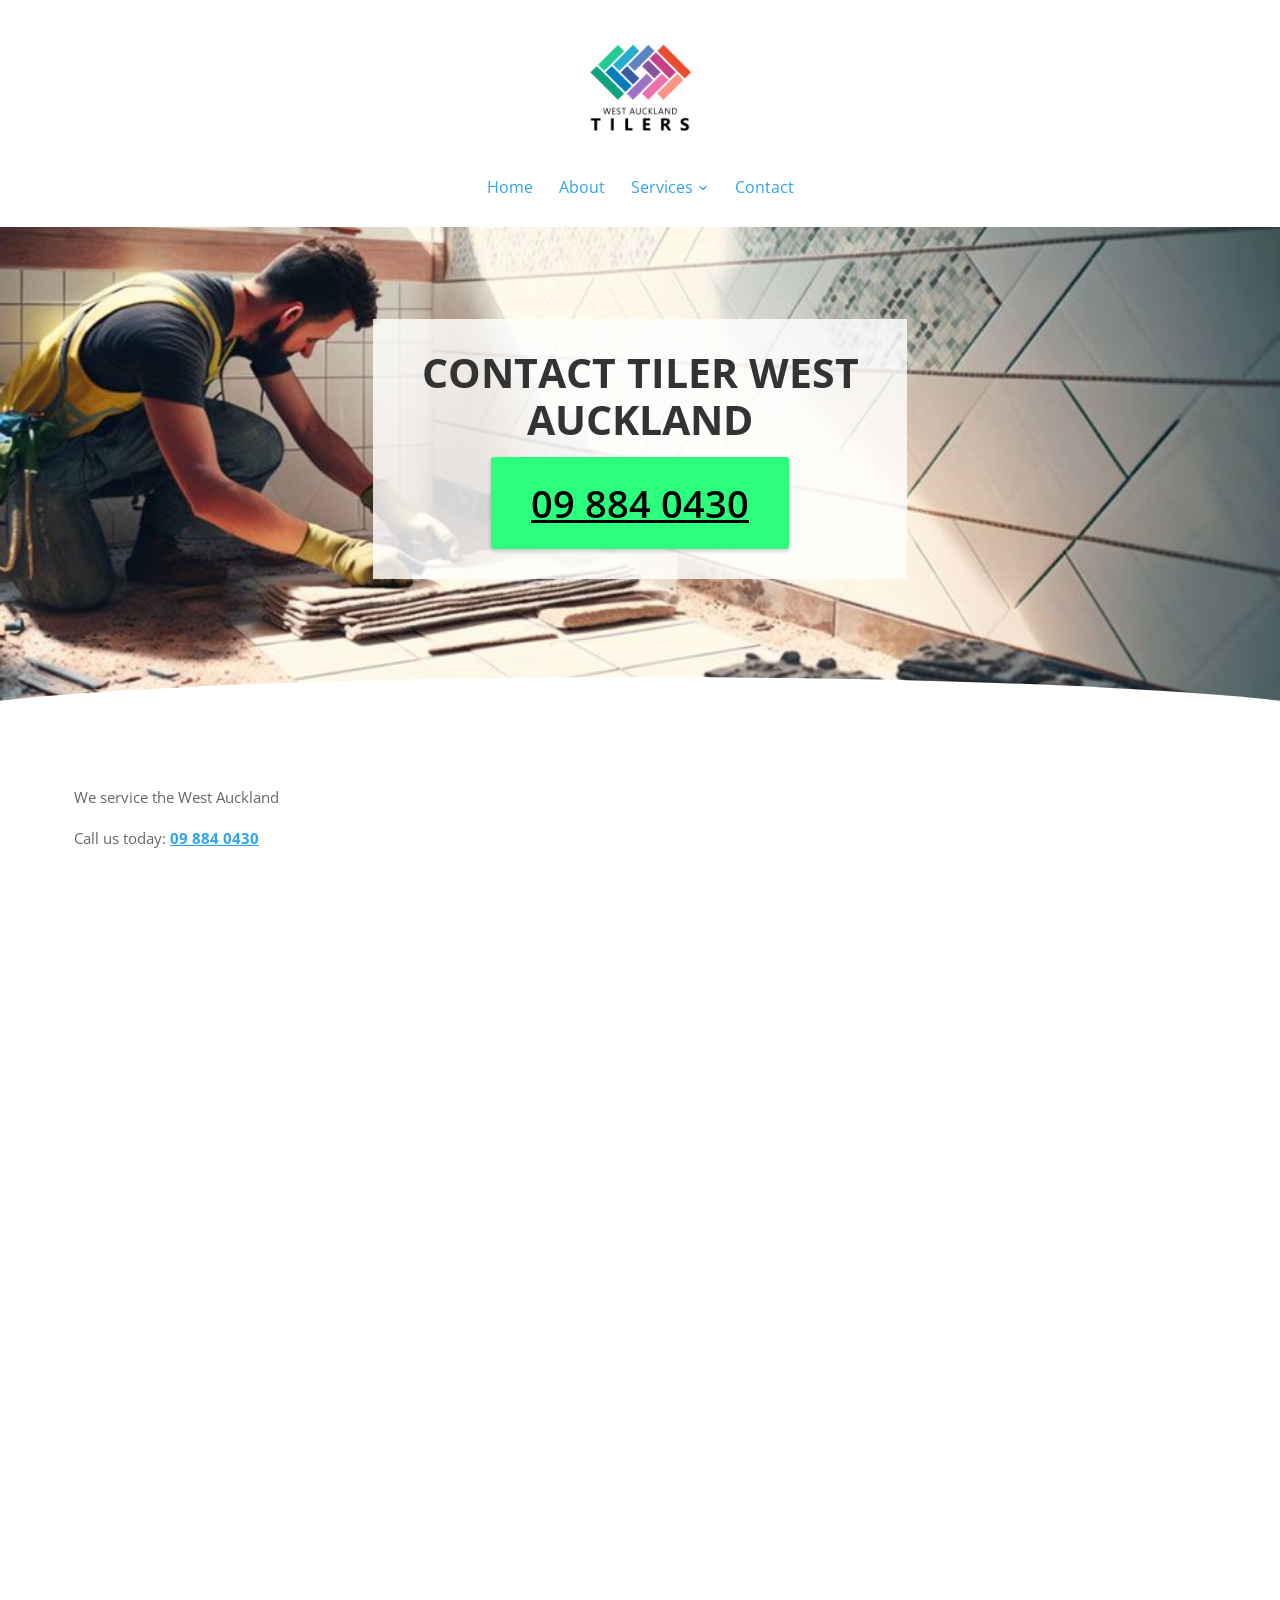
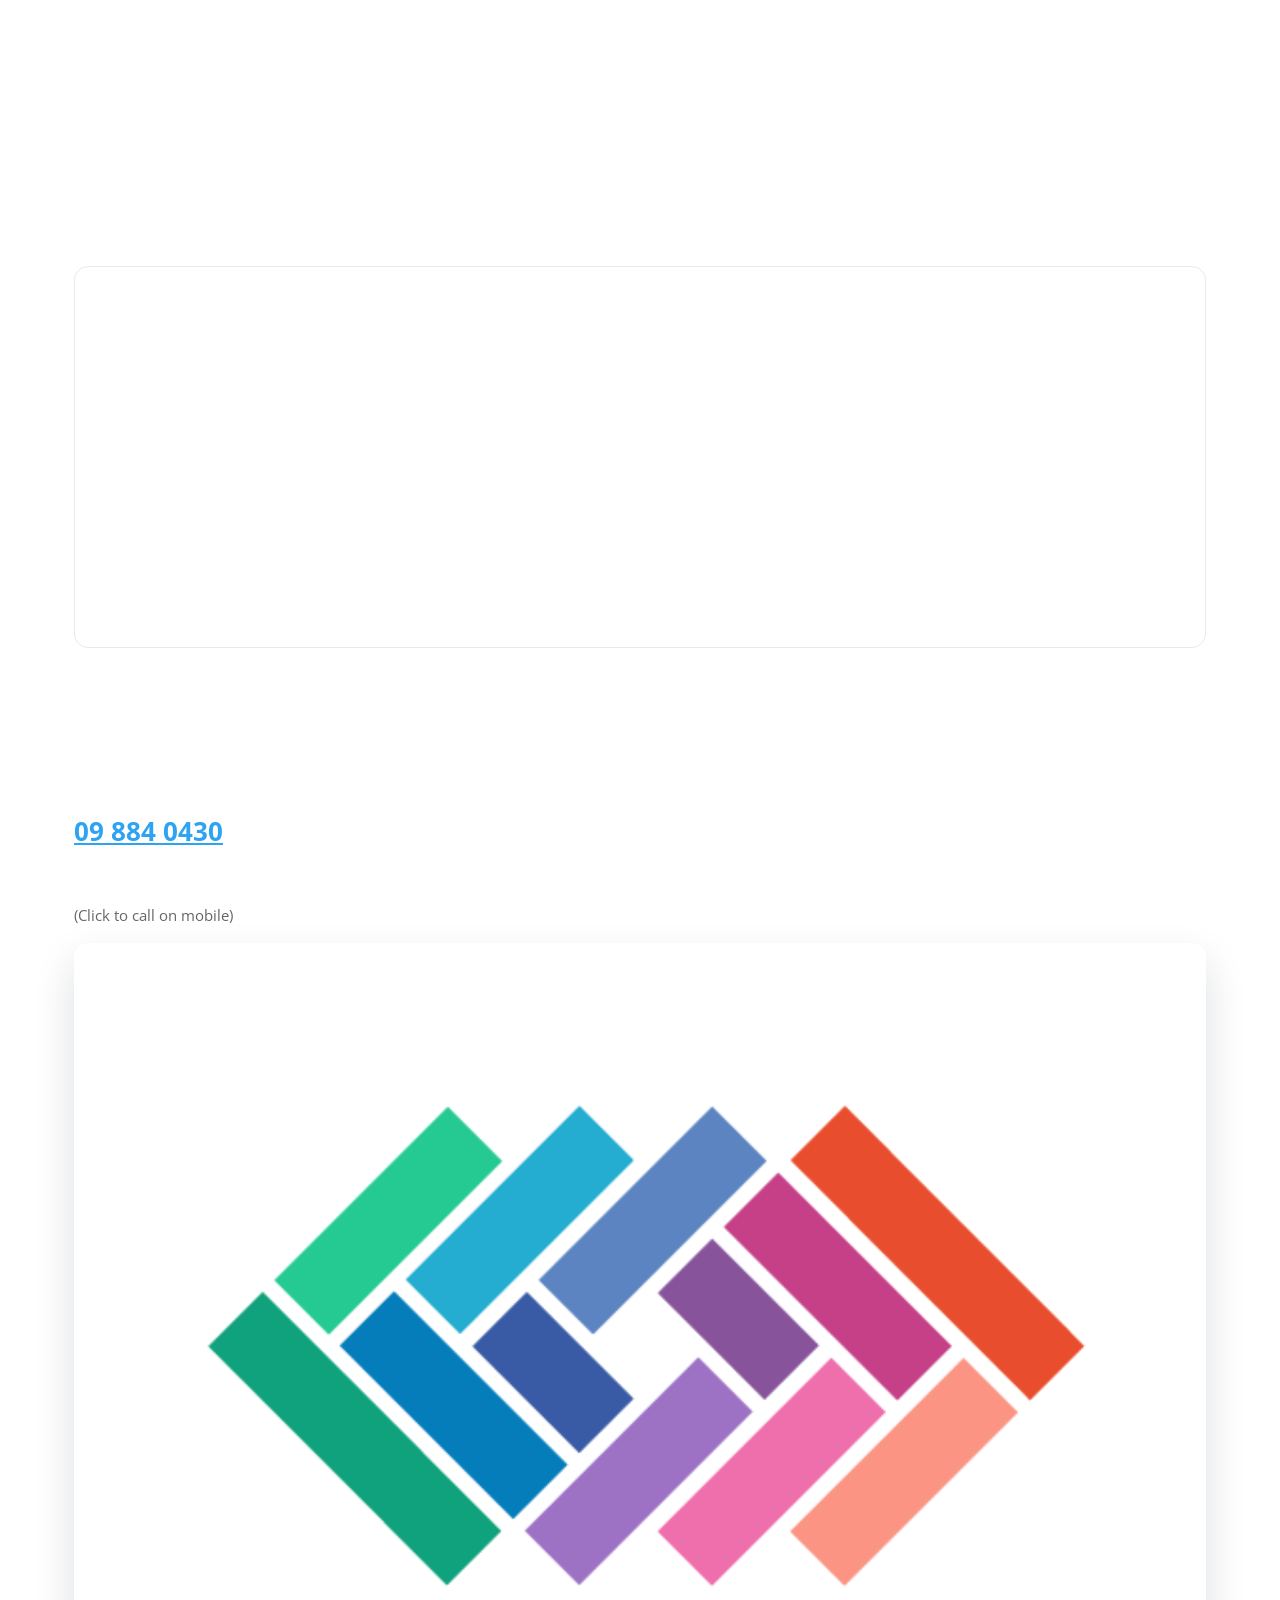
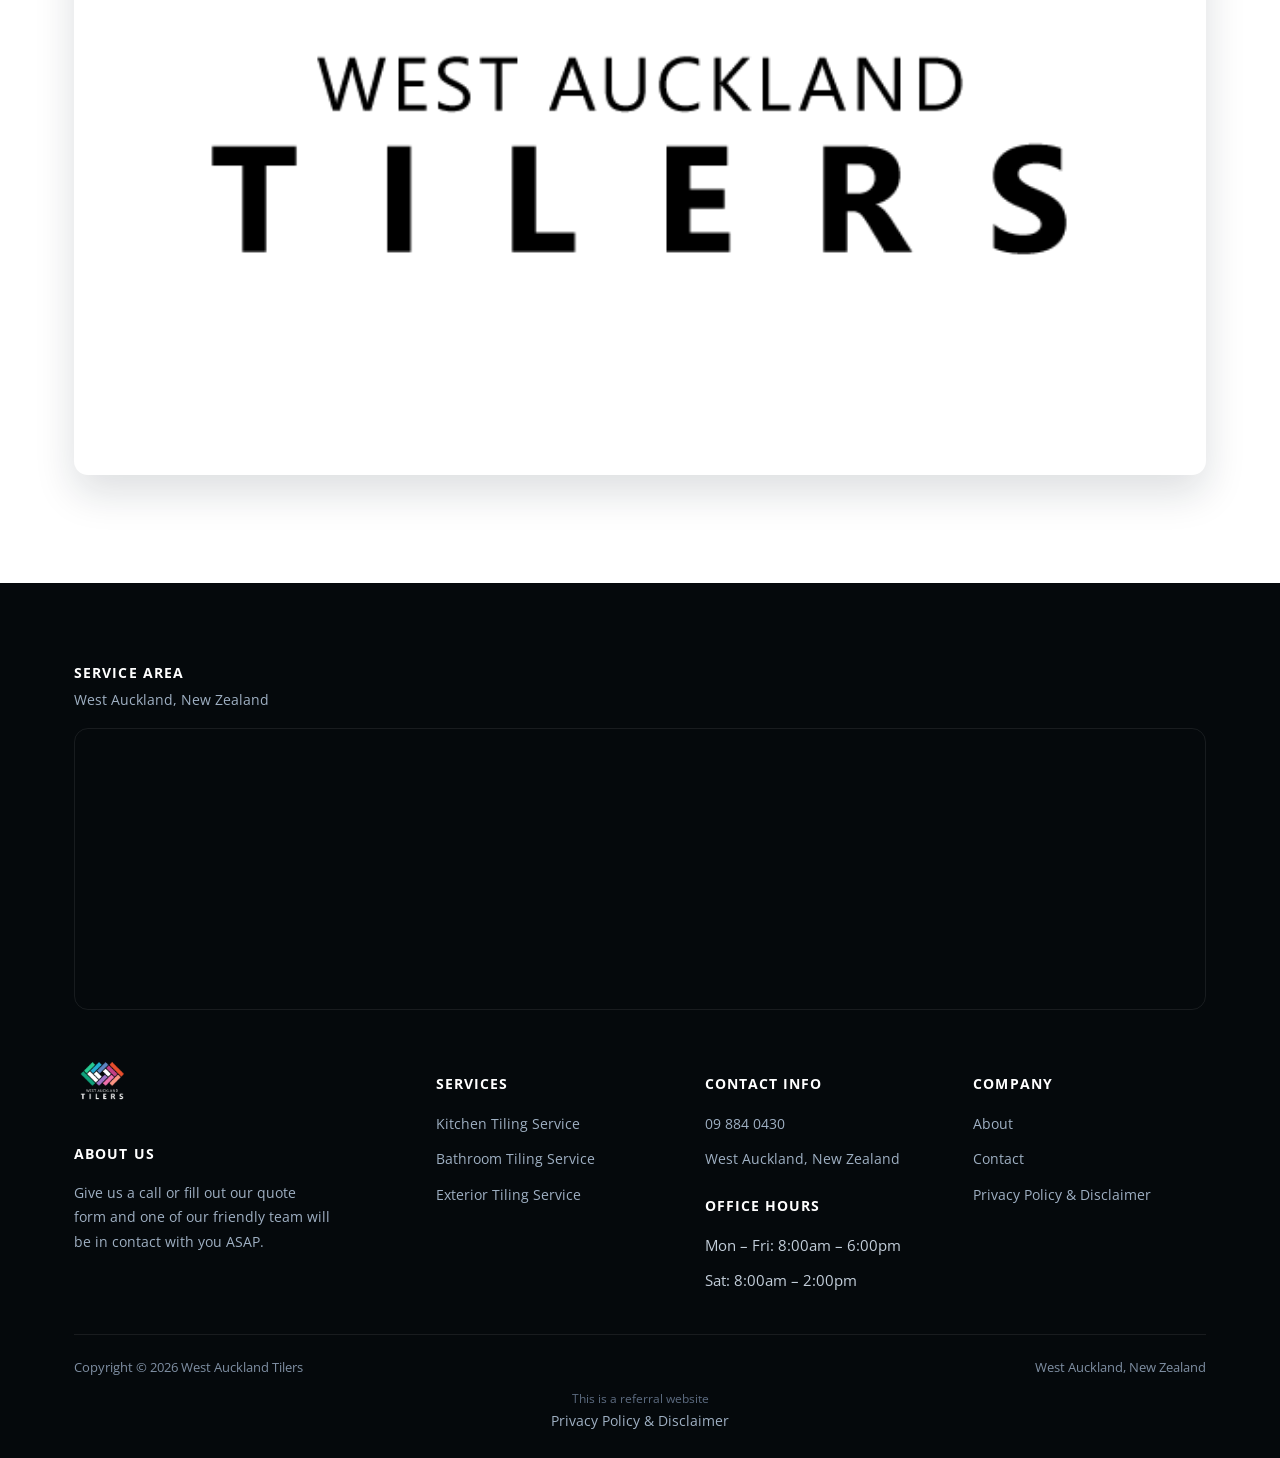
<file: contact/index.html>
<!doctype html>
<html lang="en-NZ">
<head>
<!-- Google tag (gtag.js) -->
<script async src="https://www.googletagmanager.com/gtag/js?id=G-YV3QS0XEFP"></script>
<script>
  window.dataLayer = window.dataLayer || [];
  function gtag(){dataLayer.push(arguments);}
  gtag('js', new Date());
  gtag('config', 'G-YV3QS0XEFP');
</script>
<meta charset="UTF-8">
<meta name="viewport" content="width=device-width, initial-scale=1.0">
<link rel="icon" href="/favicon-32.png" sizes="32x32" type="image/png">
<link rel="icon" href="/favicon-192.png" sizes="192x192" type="image/png">
<link rel="apple-touch-icon" href="/apple-touch-icon.png">
<title>Contact - Tiler West Auckland | Pro Tiling</title>
<meta name="description" content="We service the West Auckland">
<meta name="robots" content="follow, index, max-snippet:-1, max-video-preview:-1, max-image-preview:large">
<link rel="canonical" href="https://tilerwestauckland.co.nz/contact/">
<meta property="og:locale" content="en_US">
<meta property="og:type" content="article">
<meta property="og:title" content="Contact - Tiler West Auckland | Pro Tiling">
<meta property="og:description" content="We service the West Auckland">
<meta property="og:url" content="https://tilerwestauckland.co.nz/contact/">
<meta property="og:site_name" content="Tiler West Auckland | Pro Tiling">
<meta name="twitter:card" content="summary_large_image">
<meta name="twitter:title" content="Contact - Tiler West Auckland | Pro Tiling">
<meta name="twitter:description" content="We service the West Auckland">
<meta name="twitter:label1" content="Time to read">
<meta name="twitter:data1" content="3 minutes">
<script type="application/ld+json">{"@context": "https://schema.org", "@graph": [{"@type": "Place", "@id": "https://tilerwestauckland.co.nz/#place", "address": {"@type": "PostalAddress", "addressLocality": "West Auckland", "addressRegion": "Auckland", "addressCountry": "New Zealand"}}, {"@type": ["LocalBusiness", "Organization"], "@id": "https://tilerwestauckland.co.nz/#organization", "name": "Tiler West Auckland | Pro Tiling", "url": "https://tilerwestauckland.co.nz", "email": "info@tilerwestauckland.co.nz", "address": {"@type": "PostalAddress", "addressLocality": "West Auckland", "addressRegion": "Auckland", "addressCountry": "New Zealand"}, "logo": {"@type": "ImageObject", "@id": "https://tilerwestauckland.co.nz/#logo", "url": "http://tilerwestauckland.co.nz/wp-content/uploads/2023/04/RAWlogoSquare.png", "contentUrl": "http://tilerwestauckland.co.nz/wp-content/uploads/2023/04/RAWlogoSquare.png", "caption": "Tiler West Auckland | Pro Tiling", "inLanguage": "en-US", "width": "600", "height": "600"}, "openingHours": ["Monday,Tuesday,Wednesday,Thursday,Friday 08:00-18:00", "Saturday 08:00-14:00"], "location": {"@id": "https://tilerwestauckland.co.nz/#place"}, "image": {"@id": "https://tilerwestauckland.co.nz/#logo"}, "telephone": "+64-09-884-0430"}, {"@type": "WebSite", "@id": "https://tilerwestauckland.co.nz/#website", "url": "https://tilerwestauckland.co.nz", "name": "Tiler West Auckland | Pro Tiling", "alternateName": "West Auckland Tilers | Pro Tiling", "publisher": {"@id": "https://tilerwestauckland.co.nz/#organization"}, "inLanguage": "en-US"}, {"@type": "ContactPage", "@id": "https://tilerwestauckland.co.nz/contact/#webpage", "url": "https://tilerwestauckland.co.nz/contact/", "name": "Contact - Tiler West Auckland | Pro Tiling", "datePublished": "2023-04-01T14:07:22+00:00", "dateModified": "2023-10-26T01:39:25+00:00", "isPartOf": {"@id": "https://tilerwestauckland.co.nz/#website"}, "inLanguage": "en-US"}]}</script>
<script type="application/ld+json">{"@context": "https://schema.org", "@type": "BreadcrumbList", "itemListElement": [{"@type": "ListItem", "position": 1, "name": "Home", "item": "https://tilerwestauckland.co.nz/"}, {"@type": "ListItem", "position": 2, "name": "Contact", "item": "https://tilerwestauckland.co.nz/contact/"}]}</script>
<link rel="preconnect" href="https://fonts.googleapis.com">
<link rel="preconnect" href="https://fonts.gstatic.com" crossorigin>
<link rel="preload" as="style" href="https://fonts.googleapis.com/css2?family=Open+Sans:wght@400;600;700;800&display=swap" onload="this.onload=null;this.rel='stylesheet'">
<noscript><link rel="stylesheet" href="https://fonts.googleapis.com/css2?family=Open+Sans:wght@400;600;700;800&display=swap"></noscript>
<link rel="stylesheet" href="/css/style.css">
</head>
<body class="">
<header class="classic">
  <div class="c-head wrap">
    <a href="/" class="brand"><img src="/images/West-AKL-Tiling-square-white.png" alt="West Auckland Tilers" width="600" height="600"></a>
    <nav class="links"><a href="/">Home</a><a href="/about/">About</a><div class="nav-item"><a href="/services/">Services <svg viewBox="0 0 24 24" fill="none" stroke-width="2.4" stroke-linecap="round" stroke-linejoin="round"><path d="m6 9 6 6 6-6"/></svg></a><div class="nav-dropdown"><a href="/bathroom-tiling/">Bathroom Tiling</a><a href="/kitchen-tiling/">Kitchen Tiling</a><a href="/exterior-tiling/">Exterior Tiling</a></div></div><a href="/contact/">Contact</a></nav>
    <button type="button" class="hamburger-btn" id="hamburgerBtn" aria-label="Open menu" aria-expanded="false"><svg viewBox="0 0 24 24" fill="none" stroke="#fff" stroke-width="2.4" stroke-linecap="round" stroke-linejoin="round"><path d="M4 7h16M4 12h16M4 17h16"/></svg></button>
  </div>
  <div class="mobile-menu" id="mobileMenu"><a href="/">Home</a><a href="/about/">About</a><a href="/services/">Services</a><div class="mobile-submenu"><a href="/bathroom-tiling/">Bathroom Tiling</a><a href="/kitchen-tiling/">Kitchen Tiling</a><a href="/exterior-tiling/">Exterior Tiling</a></div><a href="/contact/">Contact</a><a href="tel:+6498840430" class="mobile-menu-phone">Call 09 884 0430</a></div>
</header>
<main>
<section class="hero-c" id="top"><div class="hero-c-box"><div class="row"><div class="text"><h1>Contact Tiler West Auckland</h1></div><p class="btn-wrap"><a class="btn btn-primary" href="tel:098840430">09 884 0430</a></p></div></div></section>
<section class=""><div class="wrap"><div class="row"><div class="text"><p>We service the West Auckland</p>
<p>Call us today: <a href="tel:098840430">09 884 0430</a></p></div><div class="form-card"><iframe src="https://api.leadconnectorhq.com/widget/form/F7TSjksMyxoySWClUekg" style="width:100%;height:100%;min-height:992px;border:none;border-radius:14px" id="inline-F7TSjksMyxoySWClUekg" data-layout="{'id':'INLINE'}" data-trigger-type="alwaysShow" data-trigger-value="" data-activation-type="alwaysActivated" data-activation-value="" data-deactivation-type="neverDeactivate" data-deactivation-value="" data-form-name="Tiler WEST" data-height="992" data-layout-iframe-id="inline-F7TSjksMyxoySWClUekg" data-form-id="F7TSjksMyxoySWClUekg" data-cookie-consent="true" data-cookie-consent-provider="auto" title="Tiler WEST"></iframe></div><div class="map-embed"><iframe src="https://www.google.com/maps/embed?pb=!1m14!1m8!1m3!1d204224.2497723872!2d174.5544784!3d-36.8902549!3m2!1i1024!2i768!4f13.1!3m3!1m2!1s0x65271b94ae3bc821%3A0xd985370ead5fbfb7!2sWest%20Auckland%20Tilers%20-%20Pro%20Tiling!5e0!3m2!1sen!2snz!4v1680159559003!5m2!1sen!2snz" width="600" height="380" style="border:0" allowfullscreen loading="lazy" referrerpolicy="no-referrer-when-downgrade" title="West Auckland Tilers service area map"></iframe></div></div></div></section>
<section class=""><div class="wrap"><div class="row"><div class="text"><h2><a href="tel:098840430">09 884 0430</a></h2>
<h2> </h2>
<p>(Click to call on mobile)</p></div><div class="figure"><img src="/images/West-AKL-Tiling-square-white.png" alt="West Auckland Tilers Logo" width="600" height="600" loading="lazy" decoding="async"></div></div></div></section>
</main>
<footer>
  <div class="wrap">
    <div class="footer-map-head"><h4>Service Area</h4><p>West Auckland, New Zealand</p></div><div class="footer-map"><iframe src="https://www.google.com/maps/embed?pb=!1m14!1m8!1m3!1d204224.2497723872!2d174.5544784!3d-36.8902549!3m2!1i1024!2i768!4f13.1!3m3!1m2!1s0x65271b94ae3bc821%3A0xd985370ead5fbfb7!2sWest%20Auckland%20Tilers%20-%20Pro%20Tiling!5e0!3m2!1sen!2snz!4v1680159559003!5m2!1sen!2snz" width="600" height="280" style="border:0" allowfullscreen loading="lazy" referrerpolicy="no-referrer-when-downgrade" title="West Auckland Tilers service area map"></iframe></div>
    <div class="footer-grid "><div class="footer-brand"><a href="/" class="brand"><img src="/images/West-AKL-Tiling-Footer.png" alt="West Auckland Tilers" width="600" height="600" loading="lazy"></a><h4>About us</h4><p>Give us a call or fill out our quote form and one of our friendly team will be in contact with you ASAP.</p></div><div><h4>Services</h4><ul><li><a href="/kitchen-tiling/">Kitchen Tiling Service</a></li><li><a href="/bathroom-tiling/">Bathroom Tiling Service</a></li><li><a href="/exterior-tiling/">Exterior Tiling Service</a></li></ul></div><div><h4>Contact Info</h4><ul><li><a href="tel:+6498840430">09 884 0430</a></li><li><a href="https://goo.gl/maps/9uy1LT7RyKT5pGuk7" target="_blank" rel="noopener">West Auckland, New Zealand</a></li></ul><h4 style="margin-top:22px;">Office Hours</h4><ul><li>Mon &ndash; Fri: 8:00am &ndash; 6:00pm</li><li>Sat: 8:00am &ndash; 2:00pm</li></ul></div><div><h4>Company</h4><ul><li><a href="/about/">About</a></li><li><a href="/contact/">Contact</a></li><li><a href="/privacy-policy/">Privacy Policy &amp; Disclaimer</a></li></ul></div></div>
    <div class="footer-bottom"><span>Copyright &copy; 2026 West Auckland Tilers</span><span>West Auckland, New Zealand</span></div>
    <div class="footer-disclosure">This is a referral website<br><a href="/privacy-policy/">Privacy Policy &amp; Disclaimer</a></div>
  </div>
</footer>
<script>
(function(){var b=document.getElementById('hamburgerBtn'),m=document.getElementById('mobileMenu');if(!b||!m)return;b.addEventListener('click',function(){var o=m.classList.toggle('open');b.setAttribute('aria-expanded',o?'true':'false');});})();
</script>
<script src="https://link.msgsndr.com/js/form_embed.js" defer></script>
</body>
</html>
</file>
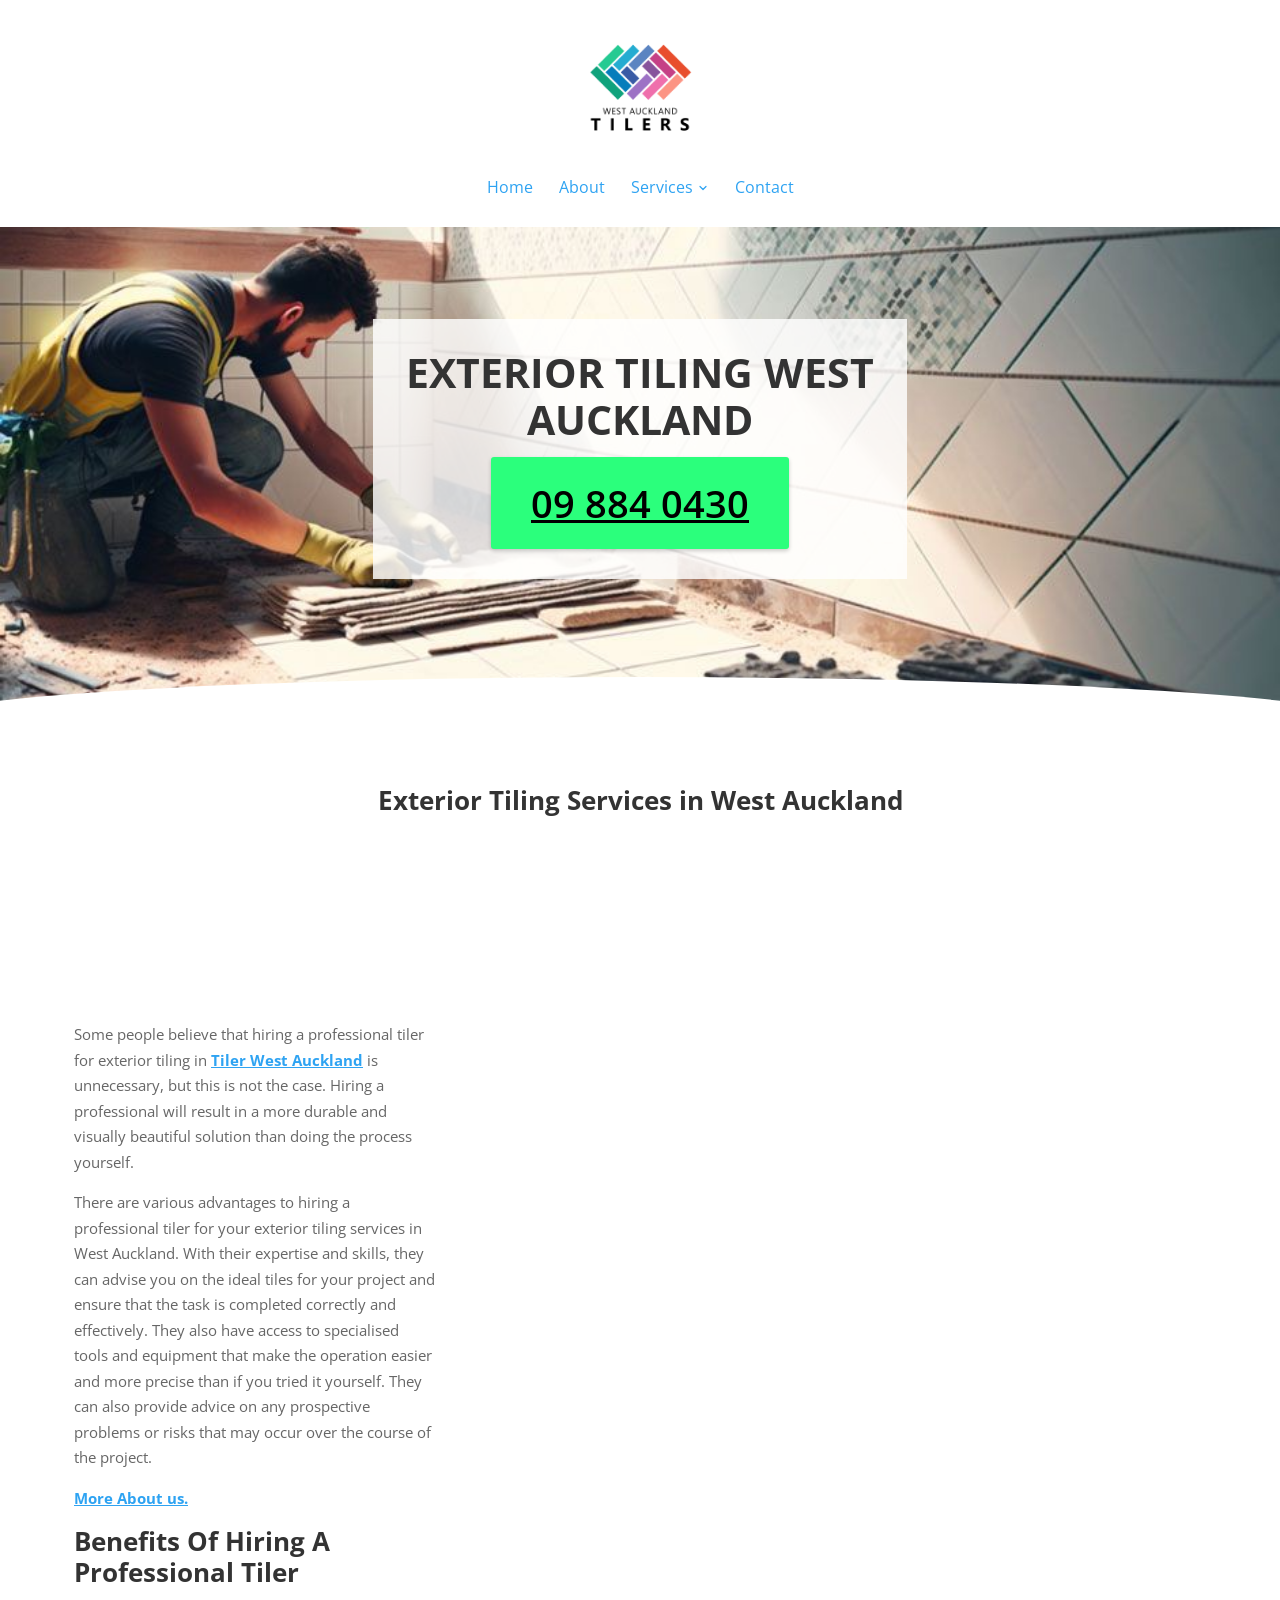
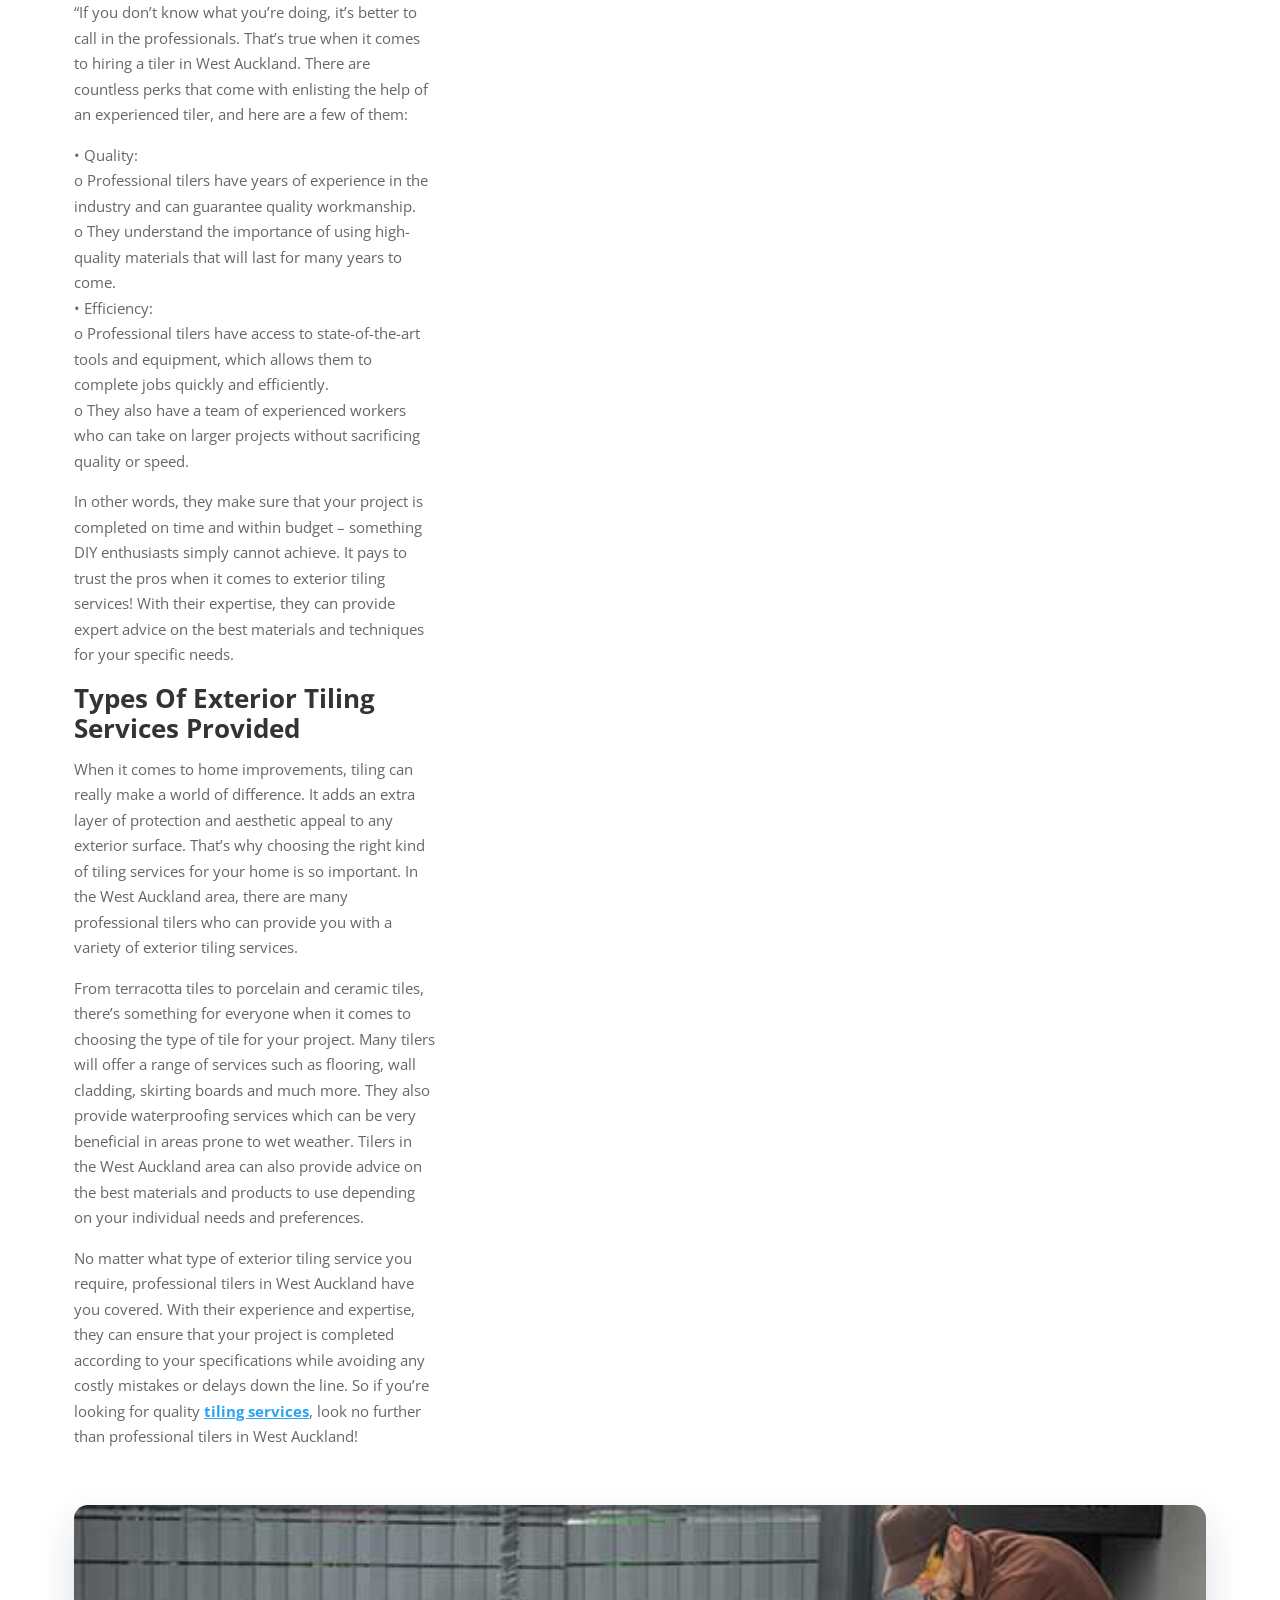
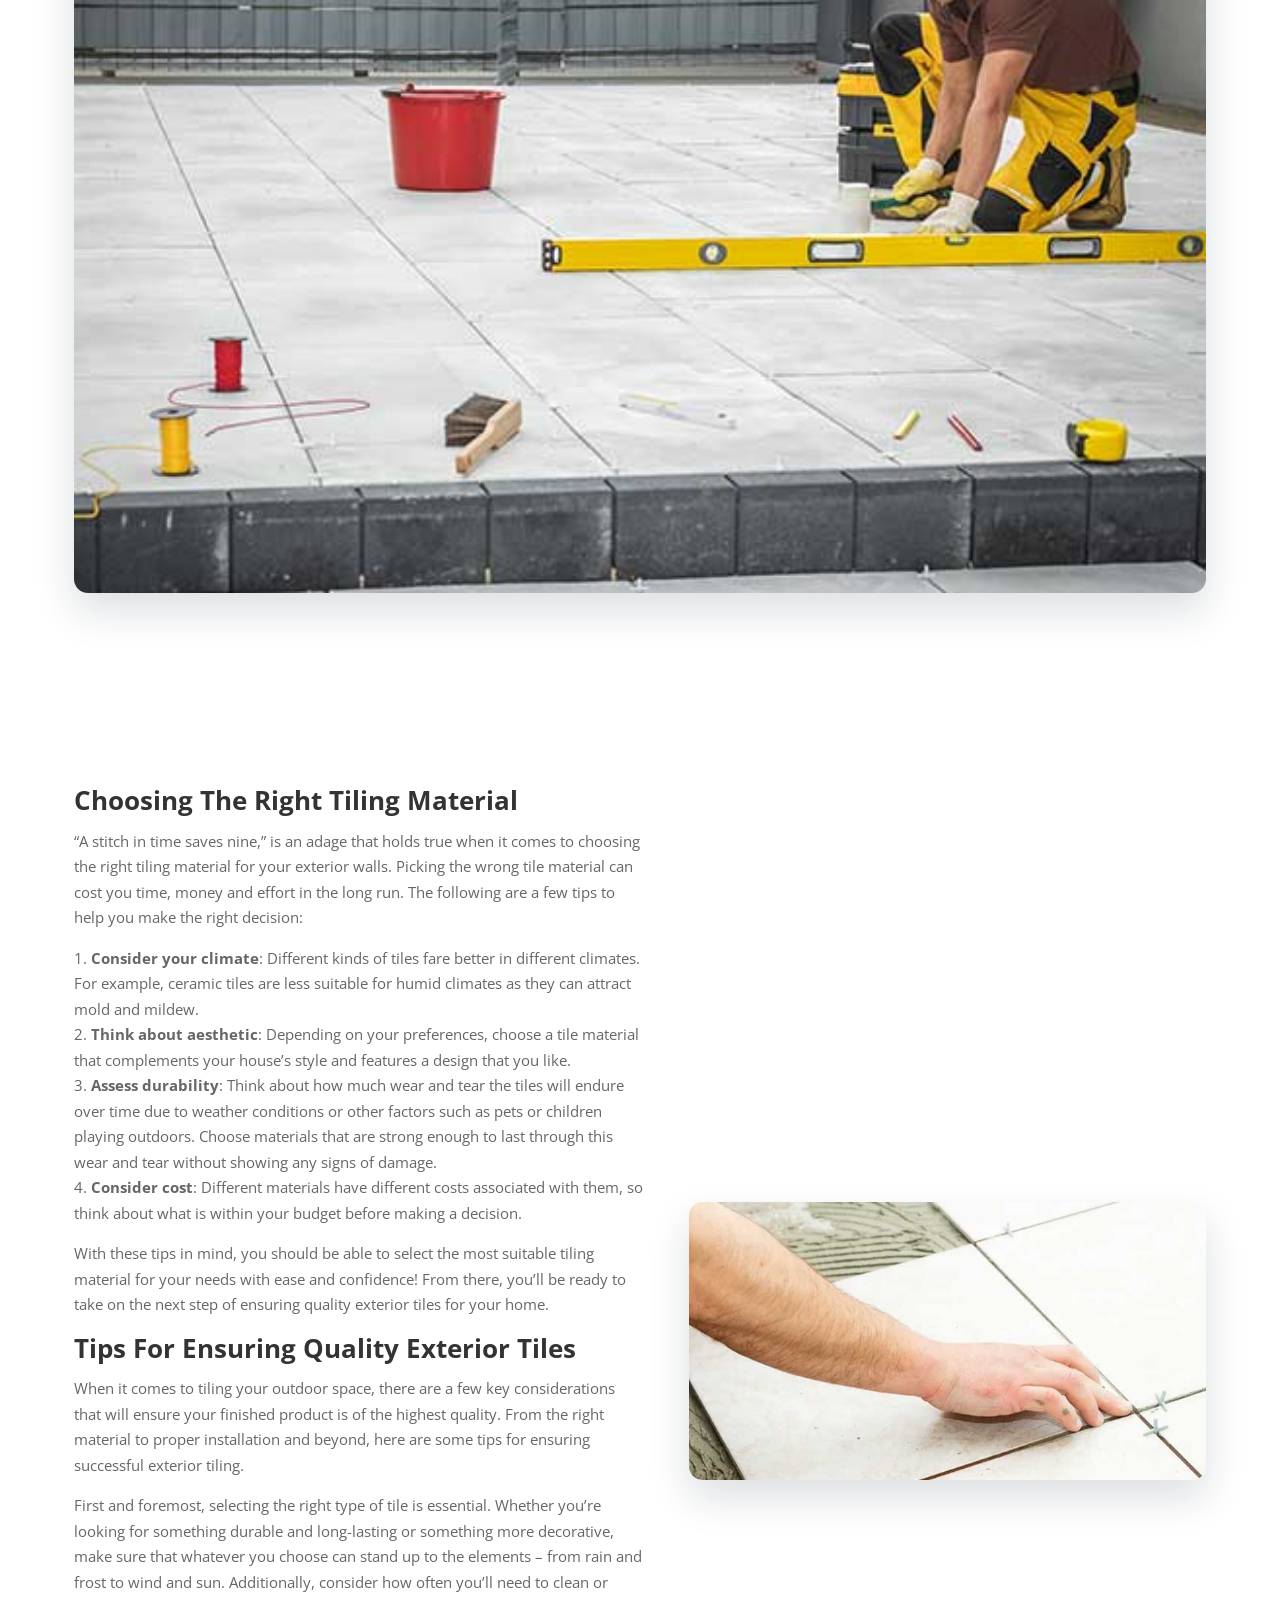
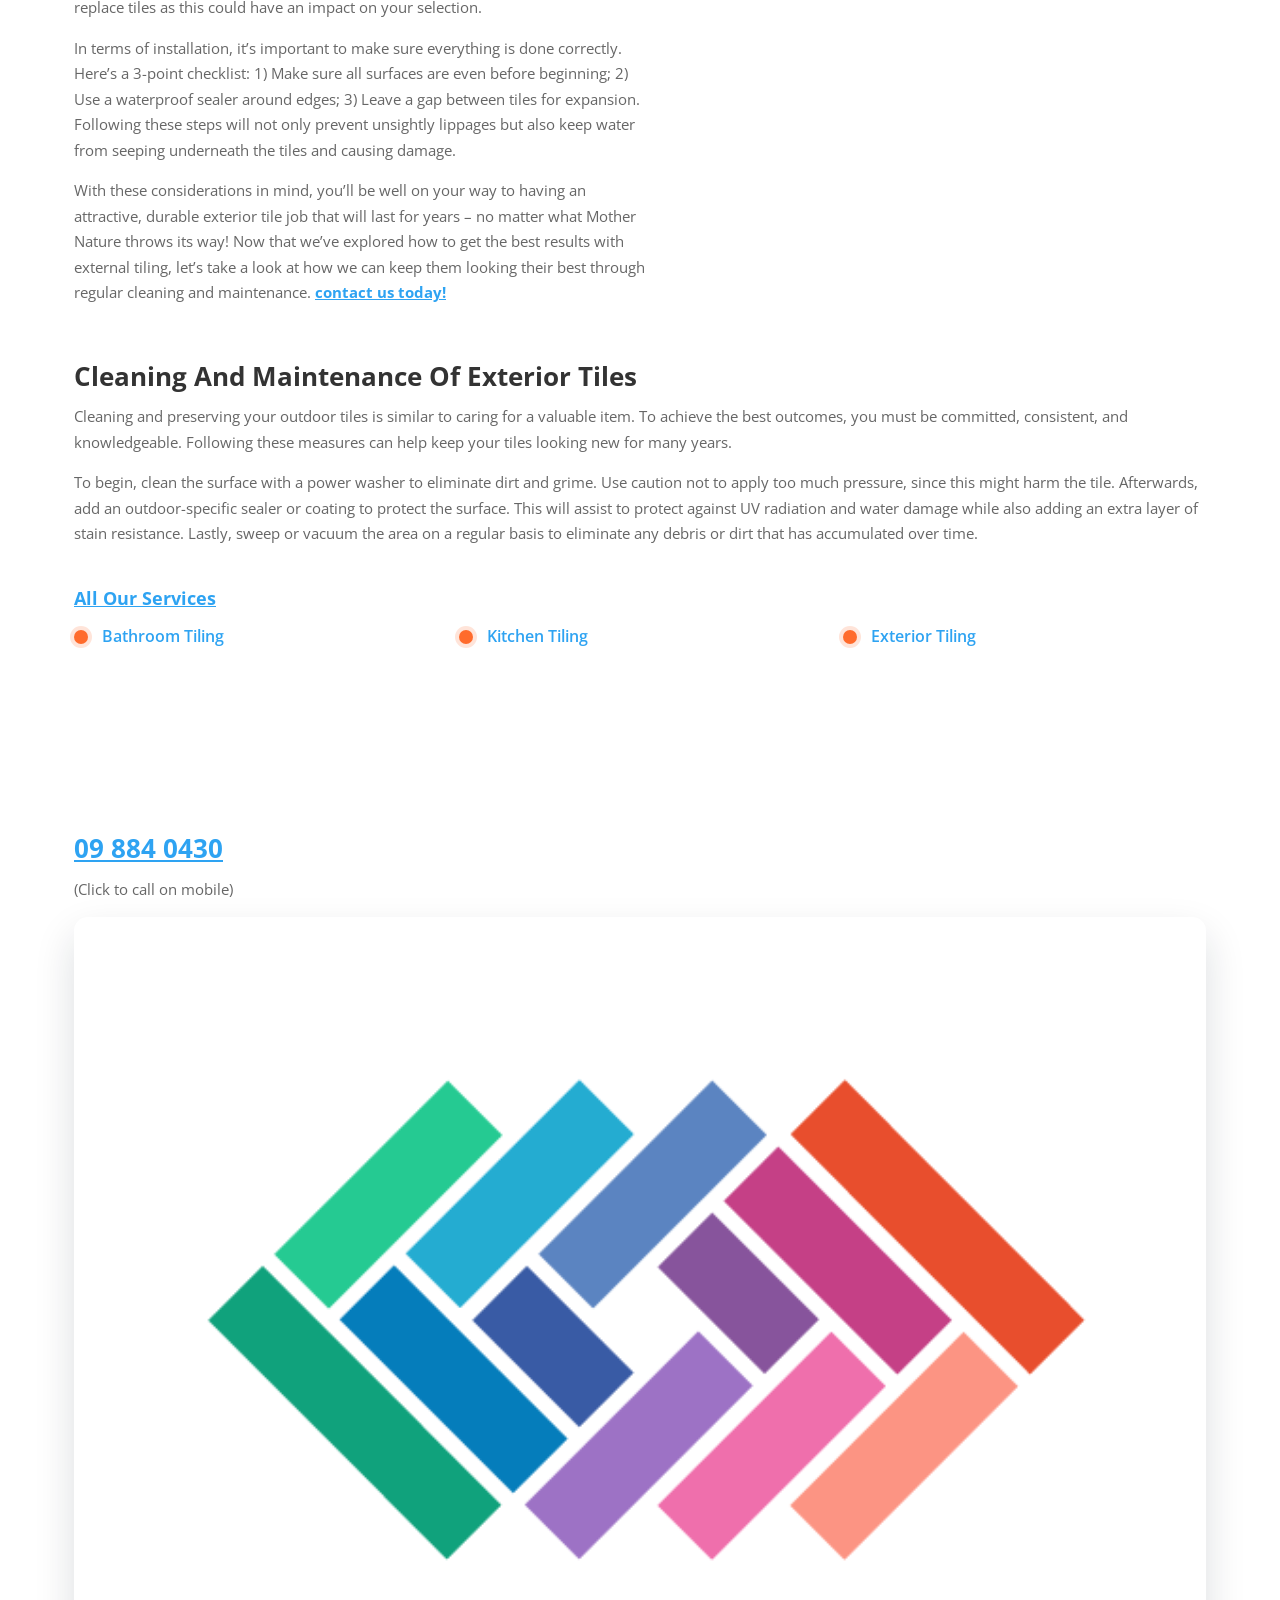
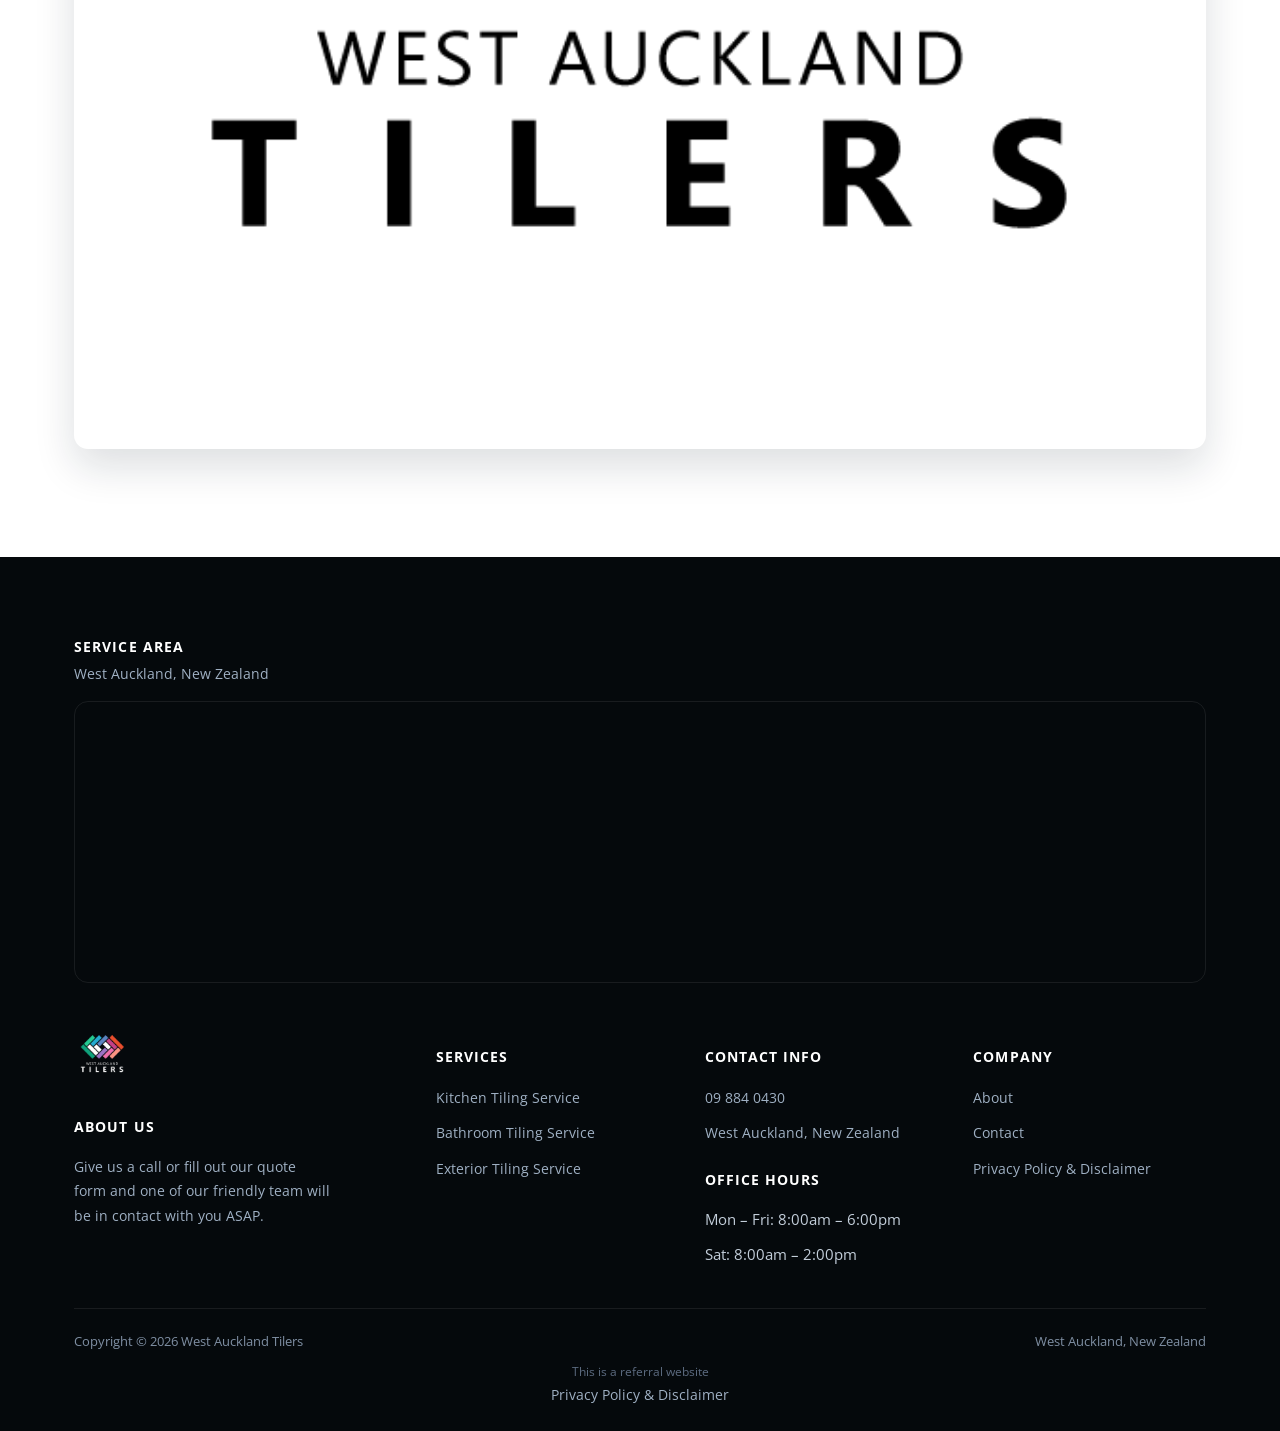
<file: exterior-tiling/index.html>
<!doctype html>
<html lang="en-NZ">
<head>
<!-- Google tag (gtag.js) -->
<script async src="https://www.googletagmanager.com/gtag/js?id=G-YV3QS0XEFP"></script>
<script>
  window.dataLayer = window.dataLayer || [];
  function gtag(){dataLayer.push(arguments);}
  gtag('js', new Date());
  gtag('config', 'G-YV3QS0XEFP');
</script>
<meta charset="UTF-8">
<meta name="viewport" content="width=device-width, initial-scale=1.0">
<link rel="icon" href="/favicon-32.png" sizes="32x32" type="image/png">
<link rel="icon" href="/favicon-192.png" sizes="192x192" type="image/png">
<link rel="apple-touch-icon" href="/apple-touch-icon.png">
<title>Exterior Tiling - Tiler West Auckland | Pro Tiling</title>
<meta name="description" content="Some people believe that hiring a professional tiler for exterior tiling in Tiler West Auckland is unnecessary, but this is not the case. Hiring a">
<meta name="robots" content="follow, index, max-snippet:-1, max-video-preview:-1, max-image-preview:large">
<link rel="canonical" href="https://tilerwestauckland.co.nz/exterior-tiling/">
<meta property="og:locale" content="en_US">
<meta property="og:type" content="article">
<meta property="og:title" content="Exterior Tiling - Tiler West Auckland | Pro Tiling">
<meta property="og:description" content="Some people believe that hiring a professional tiler for exterior tiling in Tiler West Auckland is unnecessary, but this is not the case. Hiring a">
<meta property="og:url" content="https://tilerwestauckland.co.nz/exterior-tiling/">
<meta property="og:site_name" content="Tiler West Auckland | Pro Tiling">
<meta name="twitter:card" content="summary_large_image">
<meta name="twitter:title" content="Exterior Tiling - Tiler West Auckland | Pro Tiling">
<meta name="twitter:description" content="Some people believe that hiring a professional tiler for exterior tiling in Tiler West Auckland is unnecessary, but this is not the case. Hiring a">
<meta name="twitter:label1" content="Time to read">
<meta name="twitter:data1" content="10 minutes">
<script type="application/ld+json">{"@context": "https://schema.org", "@graph": [{"@type": "Place", "@id": "https://tilerwestauckland.co.nz/#place", "address": {"@type": "PostalAddress", "addressLocality": "West Auckland", "addressRegion": "Auckland", "addressCountry": "New Zealand"}}, {"@type": ["LocalBusiness", "Organization"], "@id": "https://tilerwestauckland.co.nz/#organization", "name": "Tiler West Auckland | Pro Tiling", "url": "https://tilerwestauckland.co.nz", "email": "info@tilerwestauckland.co.nz", "address": {"@type": "PostalAddress", "addressLocality": "West Auckland", "addressRegion": "Auckland", "addressCountry": "New Zealand"}, "logo": {"@type": "ImageObject", "@id": "https://tilerwestauckland.co.nz/#logo", "url": "http://tilerwestauckland.co.nz/wp-content/uploads/2023/04/RAWlogoSquare.png", "contentUrl": "http://tilerwestauckland.co.nz/wp-content/uploads/2023/04/RAWlogoSquare.png", "caption": "Tiler West Auckland | Pro Tiling", "inLanguage": "en-US", "width": "600", "height": "600"}, "openingHours": ["Monday,Tuesday,Wednesday,Thursday,Friday 08:00-18:00", "Saturday 08:00-14:00"], "location": {"@id": "https://tilerwestauckland.co.nz/#place"}, "image": {"@id": "https://tilerwestauckland.co.nz/#logo"}, "telephone": "+64-09-884-0430"}, {"@type": "WebSite", "@id": "https://tilerwestauckland.co.nz/#website", "url": "https://tilerwestauckland.co.nz", "name": "Tiler West Auckland | Pro Tiling", "alternateName": "West Auckland Tilers | Pro Tiling", "publisher": {"@id": "https://tilerwestauckland.co.nz/#organization"}, "inLanguage": "en-US"}, {"@type": "WebPage", "@id": "https://tilerwestauckland.co.nz/exterior-tiling/#webpage", "url": "https://tilerwestauckland.co.nz/exterior-tiling/", "name": "Exterior Tiling - Tiler West Auckland | Pro Tiling", "datePublished": "2023-04-01T14:05:37+00:00", "dateModified": "2023-10-26T01:41:13+00:00", "isPartOf": {"@id": "https://tilerwestauckland.co.nz/#website"}, "inLanguage": "en-US"}, {"@type": "Person", "@id": "https://tilerwestauckland.co.nz/author/evieasisgmail-com/", "name": "evieasis@gmail.com", "url": "https://tilerwestauckland.co.nz/author/evieasisgmail-com/", "image": {"@type": "ImageObject", "@id": "https://secure.gravatar.com/avatar/92213e370034fc313c7048b14f206450e8dcbee5a833da66265584fc12e60af4?s=96&amp;d=mm&amp;r=g", "url": "https://secure.gravatar.com/avatar/92213e370034fc313c7048b14f206450e8dcbee5a833da66265584fc12e60af4?s=96&amp;d=mm&amp;r=g", "caption": "evieasis@gmail.com", "inLanguage": "en-US"}, "worksFor": {"@id": "https://tilerwestauckland.co.nz/#organization"}}, {"@type": "Article", "headline": "Exterior Tiling - Tiler West Auckland | Pro Tiling", "datePublished": "2023-04-01T14:05:37+00:00", "dateModified": "2023-10-26T01:41:13+00:00", "author": {"@id": "https://tilerwestauckland.co.nz/author/evieasisgmail-com/", "name": "evieasis@gmail.com"}, "publisher": {"@id": "https://tilerwestauckland.co.nz/#organization"}, "description": "Some people believe that hiring a professional tiler for exterior tiling in Tiler West Auckland is unnecessary, but this is not the case. Hiring a", "name": "Exterior Tiling - Tiler West Auckland | Pro Tiling", "@id": "https://tilerwestauckland.co.nz/exterior-tiling/#richSnippet", "isPartOf": {"@id": "https://tilerwestauckland.co.nz/exterior-tiling/#webpage"}, "inLanguage": "en-US", "mainEntityOfPage": {"@id": "https://tilerwestauckland.co.nz/exterior-tiling/#webpage"}}]}</script>
<script type="application/ld+json">{"@context": "https://schema.org", "@type": "BreadcrumbList", "itemListElement": [{"@type": "ListItem", "position": 1, "name": "Home", "item": "https://tilerwestauckland.co.nz/"}, {"@type": "ListItem", "position": 2, "name": "Exterior Tiling", "item": "https://tilerwestauckland.co.nz/exterior-tiling/"}]}</script>
<script type="application/ld+json">{"@context": "https://schema.org", "@type": "Service", "serviceType": "Exterior Tiling", "name": "Exterior Tiling", "provider": {"@type": "LocalBusiness", "name": "West Auckland Tilers", "telephone": "+6498840430"}, "areaServed": {"@type": "AdministrativeArea", "name": "West Auckland"}, "url": "https://tilerwestauckland.co.nz/exterior-tiling/"}</script>
<link rel="preconnect" href="https://fonts.googleapis.com">
<link rel="preconnect" href="https://fonts.gstatic.com" crossorigin>
<link rel="preload" as="style" href="https://fonts.googleapis.com/css2?family=Open+Sans:wght@400;600;700;800&display=swap" onload="this.onload=null;this.rel='stylesheet'">
<noscript><link rel="stylesheet" href="https://fonts.googleapis.com/css2?family=Open+Sans:wght@400;600;700;800&display=swap"></noscript>
<link rel="stylesheet" href="/css/style.css">
</head>
<body class="">
<header class="classic">
  <div class="c-head wrap">
    <a href="/" class="brand"><img src="/images/West-AKL-Tiling-square-white.png" alt="West Auckland Tilers" width="600" height="600"></a>
    <nav class="links"><a href="/">Home</a><a href="/about/">About</a><div class="nav-item"><a href="/services/">Services <svg viewBox="0 0 24 24" fill="none" stroke-width="2.4" stroke-linecap="round" stroke-linejoin="round"><path d="m6 9 6 6 6-6"/></svg></a><div class="nav-dropdown"><a href="/bathroom-tiling/">Bathroom Tiling</a><a href="/kitchen-tiling/">Kitchen Tiling</a><a href="/exterior-tiling/">Exterior Tiling</a></div></div><a href="/contact/">Contact</a></nav>
    <button type="button" class="hamburger-btn" id="hamburgerBtn" aria-label="Open menu" aria-expanded="false"><svg viewBox="0 0 24 24" fill="none" stroke="#fff" stroke-width="2.4" stroke-linecap="round" stroke-linejoin="round"><path d="M4 7h16M4 12h16M4 17h16"/></svg></button>
  </div>
  <div class="mobile-menu" id="mobileMenu"><a href="/">Home</a><a href="/about/">About</a><a href="/services/">Services</a><div class="mobile-submenu"><a href="/bathroom-tiling/">Bathroom Tiling</a><a href="/kitchen-tiling/">Kitchen Tiling</a><a href="/exterior-tiling/">Exterior Tiling</a></div><a href="/contact/">Contact</a><a href="tel:+6498840430" class="mobile-menu-phone">Call 09 884 0430</a></div>
</header>
<main>
<section class="hero-c" id="top"><div class="hero-c-box"><div class="row"><div class="text"><h1>Exterior Tiling West Auckland</h1></div><p class="btn-wrap"><a class="btn btn-primary" href="tel:098840430">09 884 0430</a></p></div></div></section>
<section class=""><div class="wrap"><div class="row"><div class="text">


<h2>Exterior Tiling Services in West Auckland</h2>

 

</div></div></div></section>
<section class=""><div class="wrap"><div class="row cols cols-2 formrow"><div class="col"><div class="text"><p>Some people believe that hiring a professional tiler for exterior tiling in <a href="/">Tiler West Auckland</a> is unnecessary, but this is not the case. Hiring a professional will result in a more durable and visually beautiful solution than doing the process yourself.</p>
<p>There are various advantages to hiring a professional tiler for your exterior tiling services in West Auckland. With their expertise and skills, they can advise you on the ideal tiles for your project and ensure that the task is completed correctly and effectively. They also have access to specialised tools and equipment that make the operation easier and more precise than if you tried it yourself. They can also provide advice on any prospective problems or risks that may occur over the course of the project.</p>
<p><a href="/about/">More About us.</a></p>

<h2>Benefits Of Hiring A Professional Tiler</h2>
<p>“If you don’t know what you’re doing, it’s better to call in the professionals. That’s true when it comes to hiring a tiler in West Auckland. There are countless perks that come with enlisting the help of an experienced tiler, and here are a few of them:</p>
<p>• Quality:<br>o Professional tilers have years of experience in the industry and can guarantee quality workmanship.<br>o They understand the importance of using high-quality materials that will last for many years to come.<br>• Efficiency:<br>o Professional tilers have access to state-of-the-art tools and equipment, which allows them to complete jobs quickly and efficiently.<br>o They also have a team of experienced workers who can take on larger projects without sacrificing quality or speed.</p>
<p>In other words, they make sure that your project is completed on time and within budget – something DIY enthusiasts simply cannot achieve. It pays to trust the pros when it comes to exterior tiling services! With their expertise, they can provide expert advice on the best materials and techniques for your specific needs.</p>
<h2>Types Of Exterior Tiling Services Provided</h2>
<p>When it comes to home improvements, tiling can really make a world of difference. It adds an extra layer of protection and aesthetic appeal to any exterior surface. That’s why choosing the right kind of tiling services for your home is so important. In the West Auckland area, there are many professional tilers who can provide you with a variety of exterior tiling services.</p>
<p>From terracotta tiles to porcelain and ceramic tiles, there’s something for everyone when it comes to choosing the type of tile for your project. Many tilers will offer a range of services such as flooring, wall cladding, skirting boards and much more. They also provide waterproofing services which can be very beneficial in areas prone to wet weather. Tilers in the West Auckland area can also provide advice on the best materials and products to use depending on your individual needs and preferences.</p>
<p>No matter what type of exterior tiling service you require, professional tilers in West Auckland have you covered. With their experience and expertise, they can ensure that your project is completed according to your specifications while avoiding any costly mistakes or delays down the line. So if you’re looking for quality <a href="/services/">tiling services</a>, look no further than professional tilers in West Auckland!</p></div></div><div class="col"><div class="form-card"><iframe src="https://api.leadconnectorhq.com/widget/form/F7TSjksMyxoySWClUekg" style="width:100%;height:100%;min-height:992px;border:none;border-radius:14px" id="inline-F7TSjksMyxoySWClUekg" data-layout="{'id':'INLINE'}" data-trigger-type="alwaysShow" data-trigger-value="" data-activation-type="alwaysActivated" data-activation-value="" data-deactivation-type="neverDeactivate" data-deactivation-value="" data-form-name="Tiler WEST" data-height="992" data-layout-iframe-id="inline-F7TSjksMyxoySWClUekg" data-form-id="F7TSjksMyxoySWClUekg" data-cookie-consent="true" data-cookie-consent-provider="auto" title="Tiler WEST"></iframe></div></div></div><div class="row"><div class="figure"><img src="/images/tiling-west-auckland.jpg" alt="Exterior Tiling West Auckland" width="582" height="354" loading="lazy" decoding="async"></div></div></div></section>
<section class=""><div class="wrap"><div class="row cols cols-2"><div class="col"><div class="text"><h2>Choosing The Right Tiling Material</h2>
<p>“A stitch in time saves nine,” is an adage that holds true when it comes to choosing the right tiling material for your exterior walls. Picking the wrong tile material can cost you time, money and effort in the long run. The following are a few tips to help you make the right decision:</p>
<p>1. <strong>Consider your climate</strong>: Different kinds of tiles fare better in different climates. For example, ceramic tiles are less suitable for humid climates as they can attract mold and mildew.<br>2. <strong>Think about aesthetic</strong>: Depending on your preferences, choose a tile material that complements your house’s style and features a design that you like.<br>3. <strong>Assess durability</strong>: Think about how much wear and tear the tiles will endure over time due to weather conditions or other factors such as pets or children playing outdoors. Choose materials that are strong enough to last through this wear and tear without showing any signs of damage.<br>4. <strong>Consider cost</strong>: Different materials have different costs associated with them, so think about what is within your budget before making a decision.</p>
<p>With these tips in mind, you should be able to select the most suitable tiling material for your needs with ease and confidence! From there, you’ll be ready to take on the next step of ensuring quality exterior tiles for your home.</p>
<h2>Tips For Ensuring Quality Exterior Tiles</h2>
<p>When it comes to tiling your outdoor space, there are a few key considerations that will ensure your finished product is of the highest quality. From the right material to proper installation and beyond, here are some tips for ensuring successful exterior tiling.</p>
<p>First and foremost, selecting the right type of tile is essential. Whether you’re looking for something durable and long-lasting or something more decorative, make sure that whatever you choose can stand up to the elements – from rain and frost to wind and sun. Additionally, consider how often you’ll need to clean or replace tiles as this could have an impact on your selection.</p>
<p>In terms of installation, it’s important to make sure everything is done correctly. Here’s a 3-point checklist: 1) Make sure all surfaces are even before beginning; 2) Use a waterproof sealer around edges; 3) Leave a gap between tiles for expansion. Following these steps will not only prevent unsightly lippages but also keep water from seeping underneath the tiles and causing damage.</p>
<p>With these considerations in mind, you’ll be well on your way to having an attractive, durable exterior tile job that will last for years – no matter what Mother Nature throws its way! Now that we’ve explored how to get the best results with external tiling, let’s take a look at how we can keep them looking their best through regular cleaning and maintenance. <a href="/contact/">contact us today!</a></p></div></div><div class="col"><div class="figure"><img src="/images/west-auckland-tiling-service-small-banner-1.jpg" alt="Kitchen Tiler West Auckland" width="692" height="372" loading="lazy" decoding="async"></div></div></div><div class="row"><div class="text"><h2>Cleaning And Maintenance Of Exterior Tiles</h2>
<p>Cleaning and preserving your outdoor tiles is similar to caring for a valuable item. To achieve the best outcomes, you must be committed, consistent, and knowledgeable. Following these measures can help keep your tiles looking new for many years.</p>
<p>To begin, clean the surface with a power washer to eliminate dirt and grime. Use caution not to apply too much pressure, since this might harm the tile. Afterwards, add an outdoor-specific sealer or coating to protect the surface. This will assist to protect against UV radiation and water damage while also adding an extra layer of stain resistance. Lastly, sweep or vacuum the area on a regular basis to eliminate any debris or dirt that has accumulated over time.</p></div></div><div class="row"><div class="text"><h3><a href="https://tilernorthshoreauckland.co.nz/services/" target="_blank" rel="noopener">All Our Services</a></h3>
<ul>
<li>
<h4><a href="/bathroom-tiling/">Bathroom Tiling</a></h4>
</li>
<li>
<h4><a href="/kitchen-tiling/">Kitchen Tiling</a></h4>
</li>
<li>
<h4><a href="/exterior-tiling/">Exterior Tiling</a></h4>
</li>
</ul></div></div></div></section>
<section class=""><div class="wrap"><div class="row"><div class="text"><h2><a href="tel:098840430">09 884 0430</a></h2>
<h2></h2>
<p>(Click to call on mobile)</p></div><div class="figure"><img src="/images/West-AKL-Tiling-square-white.png" alt="West Auckland Tilers Logo" width="600" height="600" loading="lazy" decoding="async"></div></div></div></section>
</main>
<footer>
  <div class="wrap">
    <div class="footer-map-head"><h4>Service Area</h4><p>West Auckland, New Zealand</p></div><div class="footer-map"><iframe src="https://www.google.com/maps/embed?pb=!1m14!1m8!1m3!1d204224.2497723872!2d174.5544784!3d-36.8902549!3m2!1i1024!2i768!4f13.1!3m3!1m2!1s0x65271b94ae3bc821%3A0xd985370ead5fbfb7!2sWest%20Auckland%20Tilers%20-%20Pro%20Tiling!5e0!3m2!1sen!2snz!4v1680159559003!5m2!1sen!2snz" width="600" height="280" style="border:0" allowfullscreen loading="lazy" referrerpolicy="no-referrer-when-downgrade" title="West Auckland Tilers service area map"></iframe></div>
    <div class="footer-grid "><div class="footer-brand"><a href="/" class="brand"><img src="/images/West-AKL-Tiling-Footer.png" alt="West Auckland Tilers" width="600" height="600" loading="lazy"></a><h4>About us</h4><p>Give us a call or fill out our quote form and one of our friendly team will be in contact with you ASAP.</p></div><div><h4>Services</h4><ul><li><a href="/kitchen-tiling/">Kitchen Tiling Service</a></li><li><a href="/bathroom-tiling/">Bathroom Tiling Service</a></li><li><a href="/exterior-tiling/">Exterior Tiling Service</a></li></ul></div><div><h4>Contact Info</h4><ul><li><a href="tel:+6498840430">09 884 0430</a></li><li><a href="https://goo.gl/maps/9uy1LT7RyKT5pGuk7" target="_blank" rel="noopener">West Auckland, New Zealand</a></li></ul><h4 style="margin-top:22px;">Office Hours</h4><ul><li>Mon &ndash; Fri: 8:00am &ndash; 6:00pm</li><li>Sat: 8:00am &ndash; 2:00pm</li></ul></div><div><h4>Company</h4><ul><li><a href="/about/">About</a></li><li><a href="/contact/">Contact</a></li><li><a href="/privacy-policy/">Privacy Policy &amp; Disclaimer</a></li></ul></div></div>
    <div class="footer-bottom"><span>Copyright &copy; 2026 West Auckland Tilers</span><span>West Auckland, New Zealand</span></div>
    <div class="footer-disclosure">This is a referral website<br><a href="/privacy-policy/">Privacy Policy &amp; Disclaimer</a></div>
  </div>
</footer>
<script>
(function(){var b=document.getElementById('hamburgerBtn'),m=document.getElementById('mobileMenu');if(!b||!m)return;b.addEventListener('click',function(){var o=m.classList.toggle('open');b.setAttribute('aria-expanded',o?'true':'false');});})();
</script>
<script src="https://link.msgsndr.com/js/form_embed.js" defer></script>
</body>
</html>
</file>
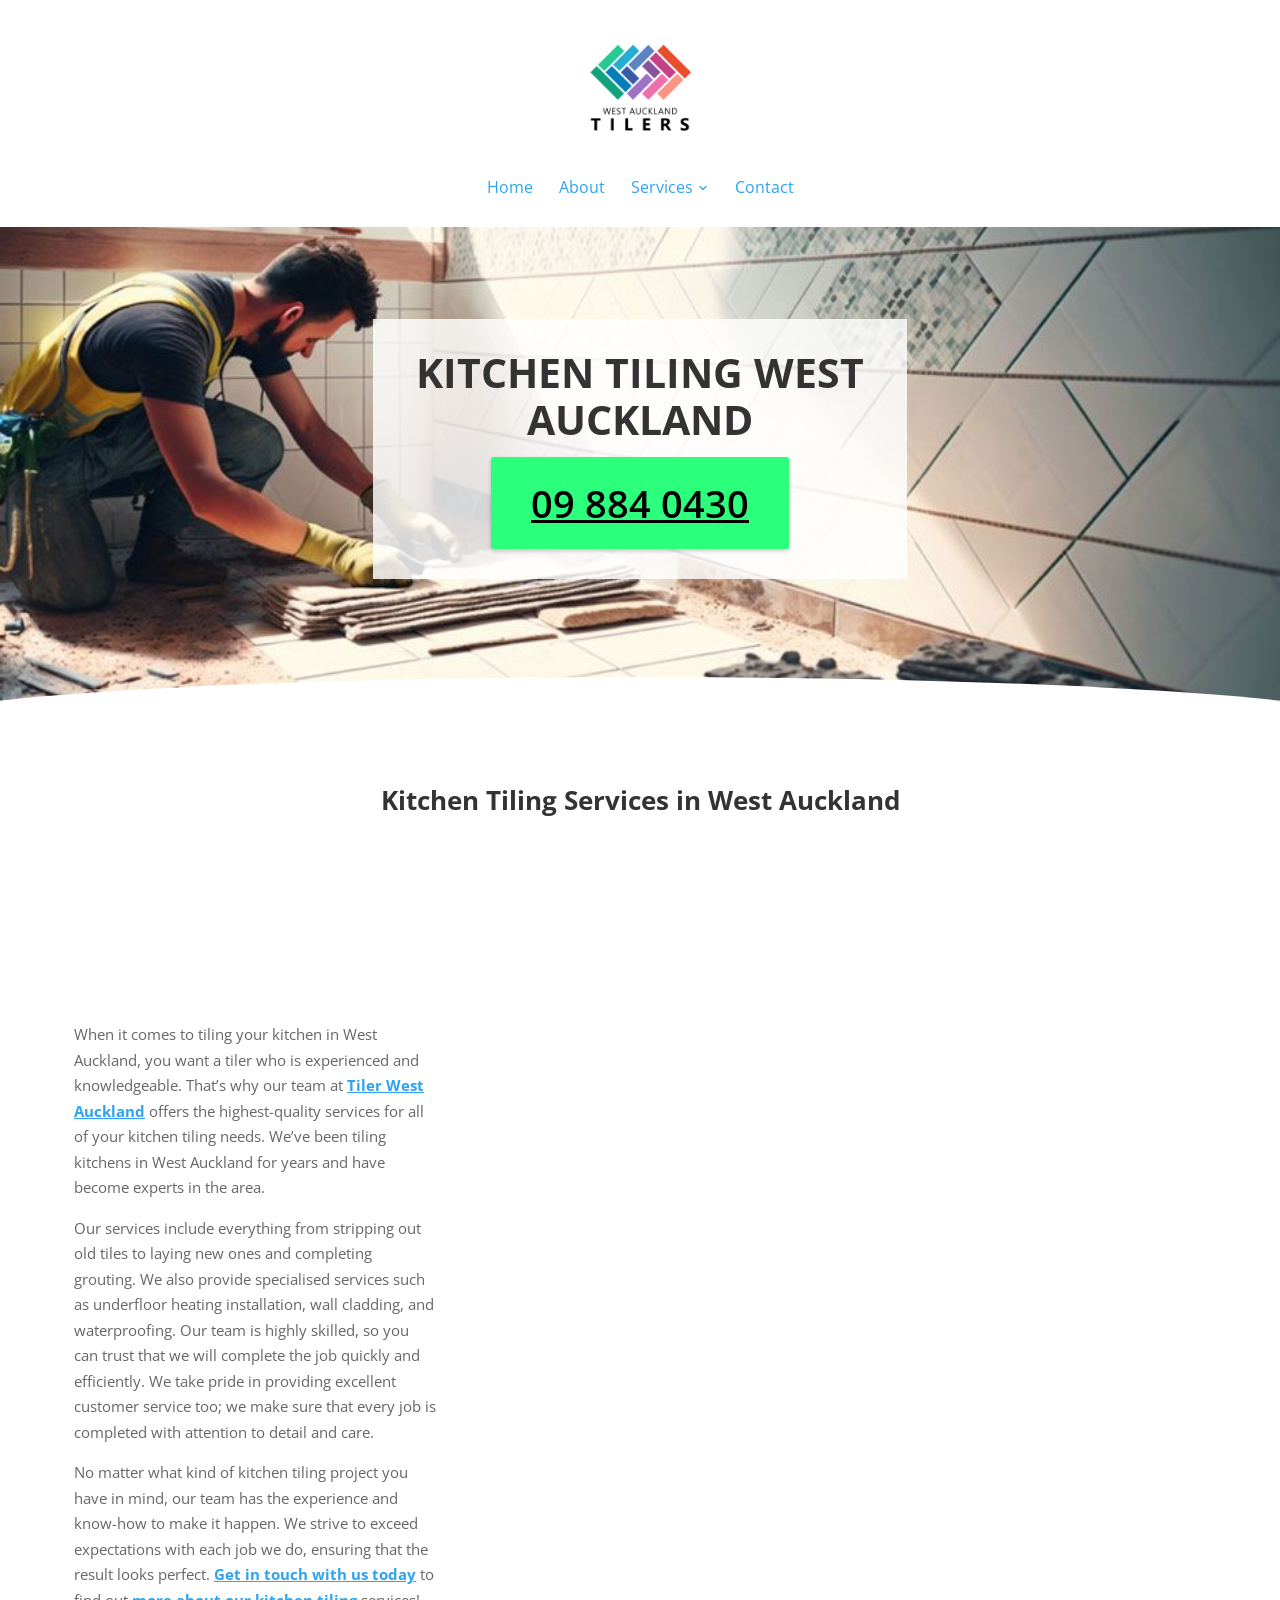
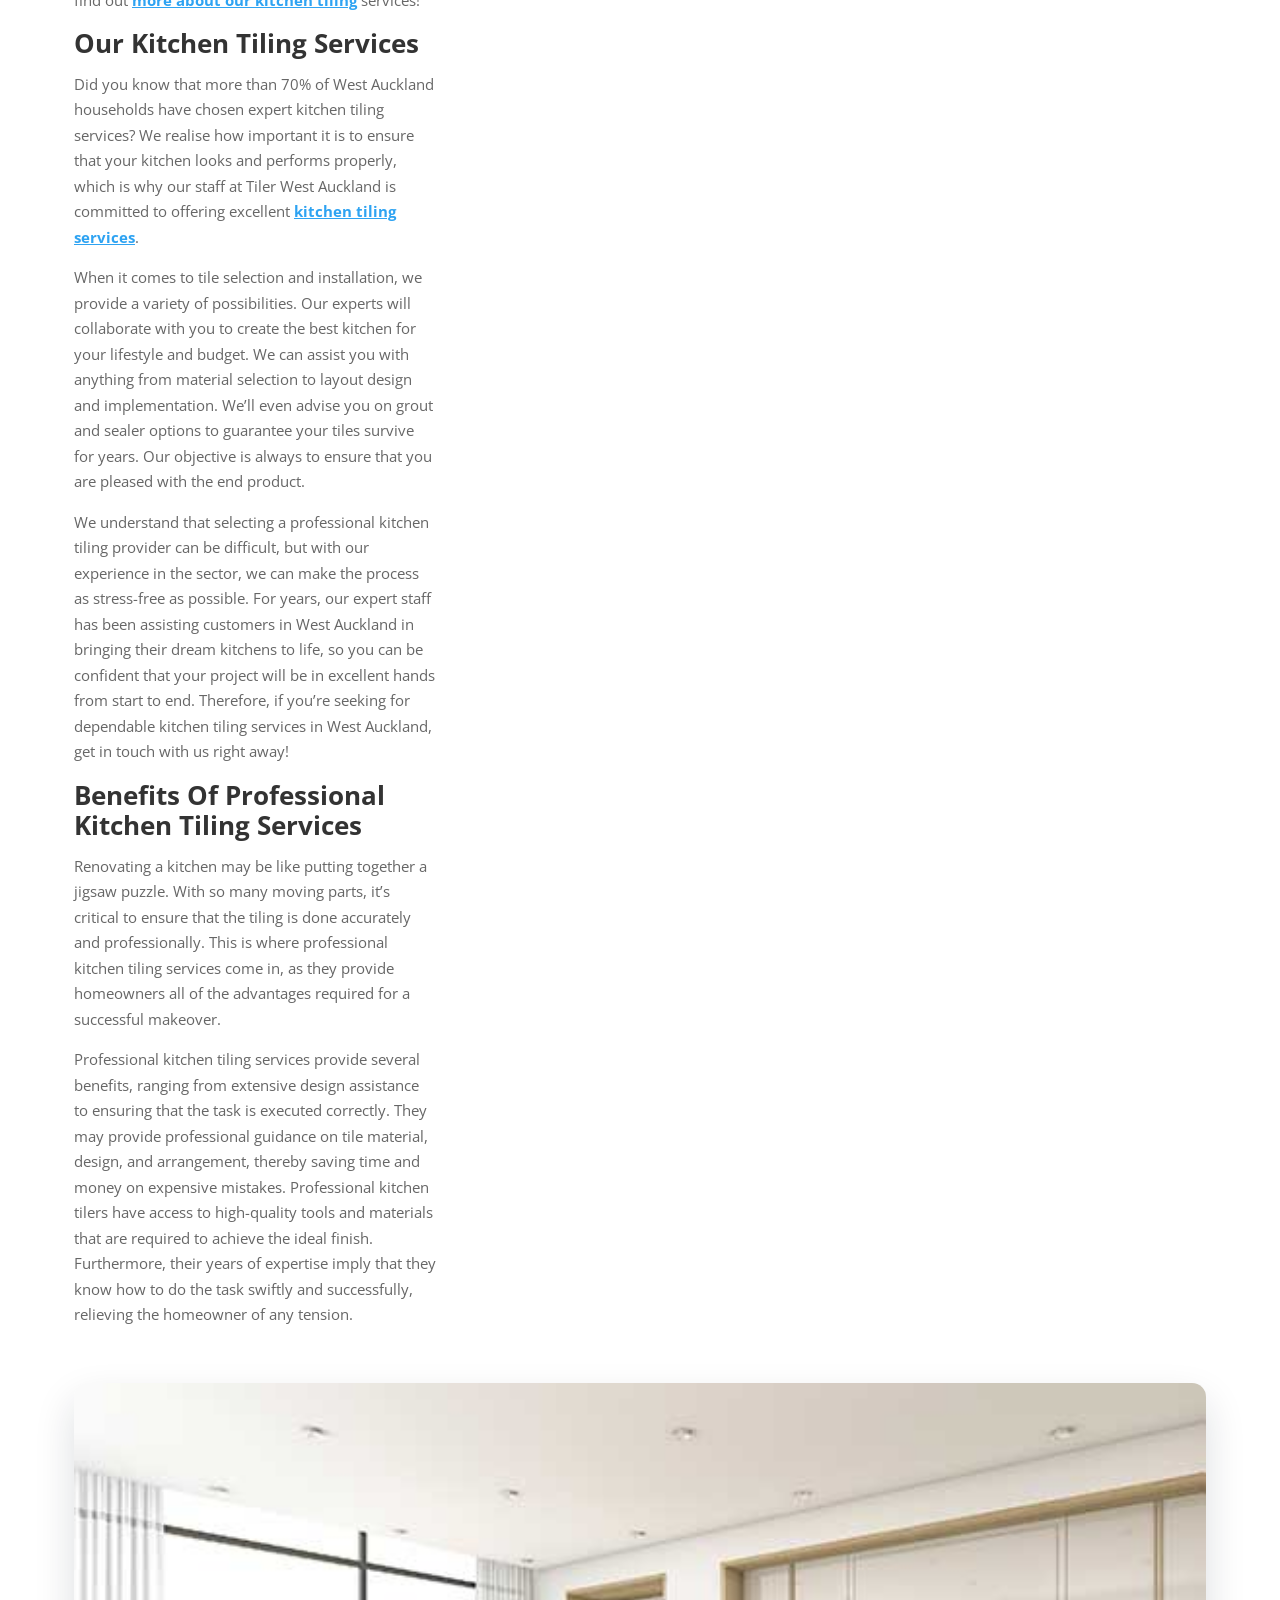
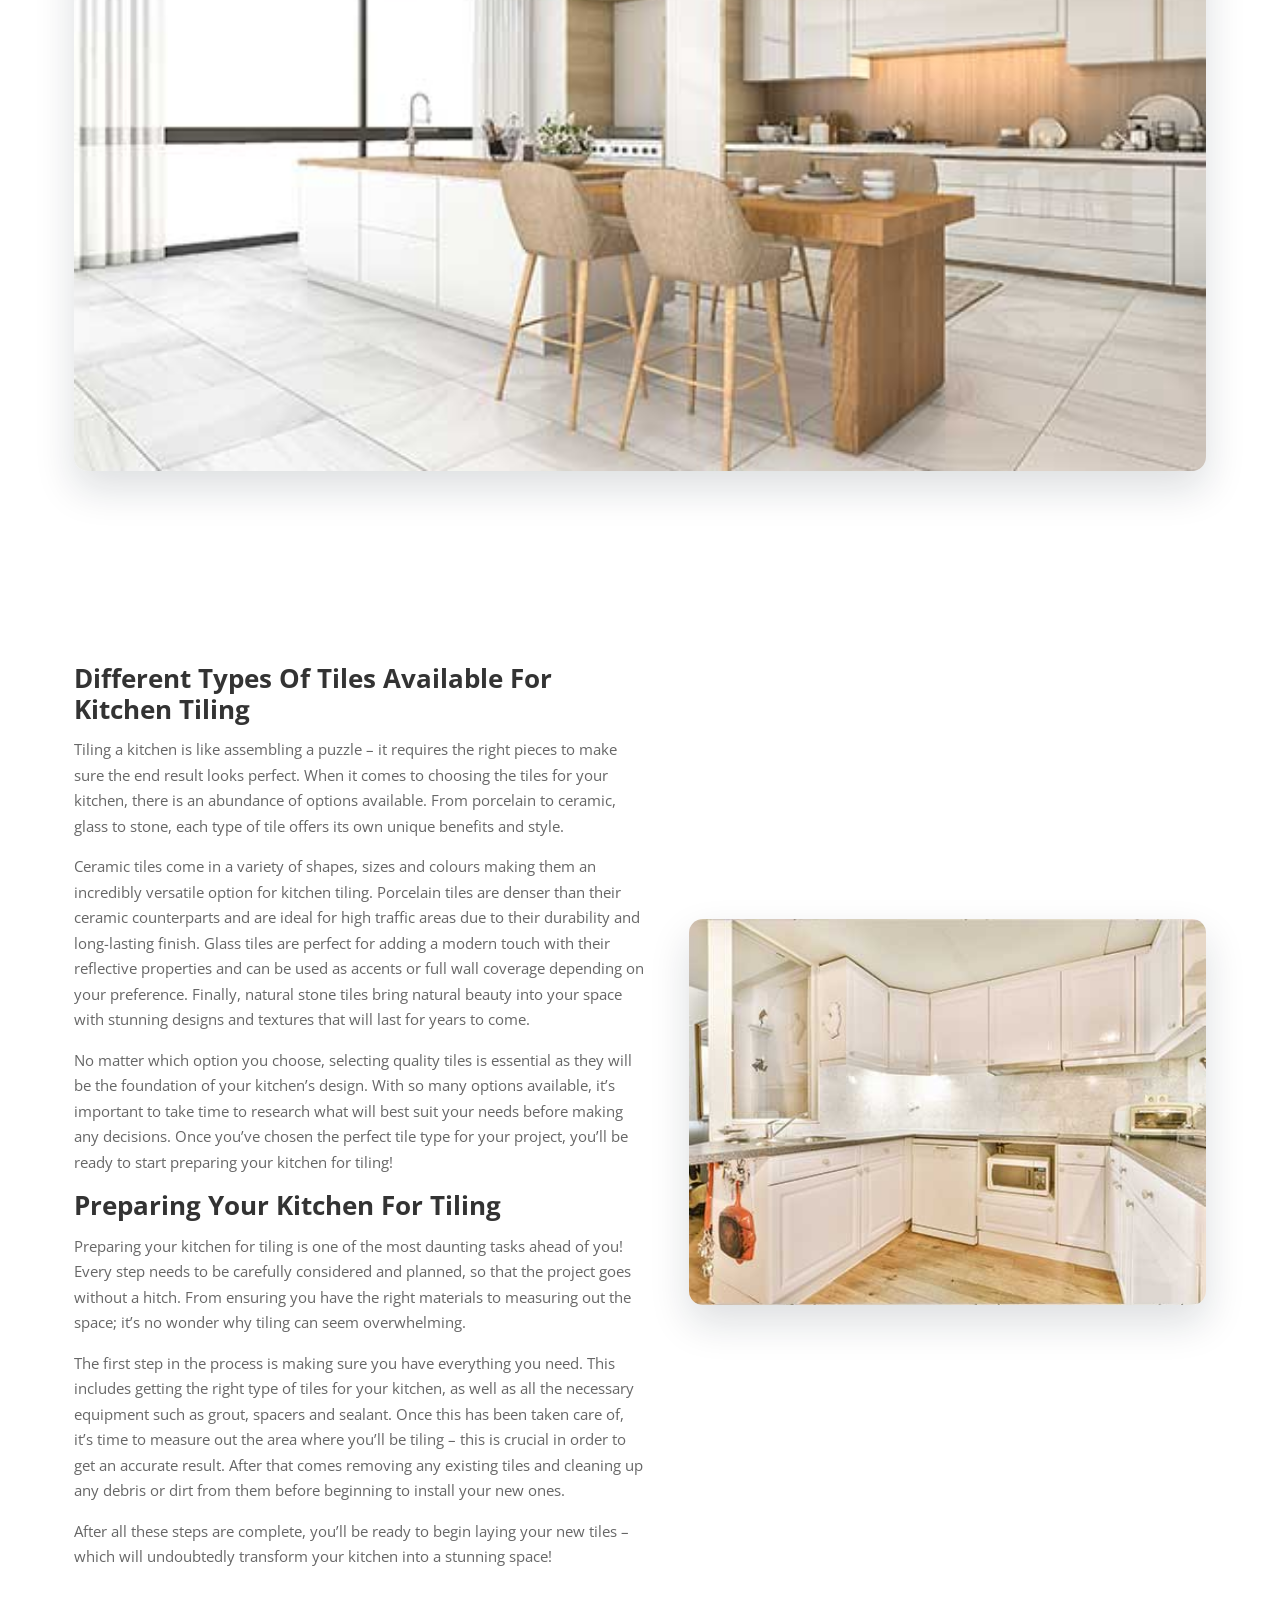
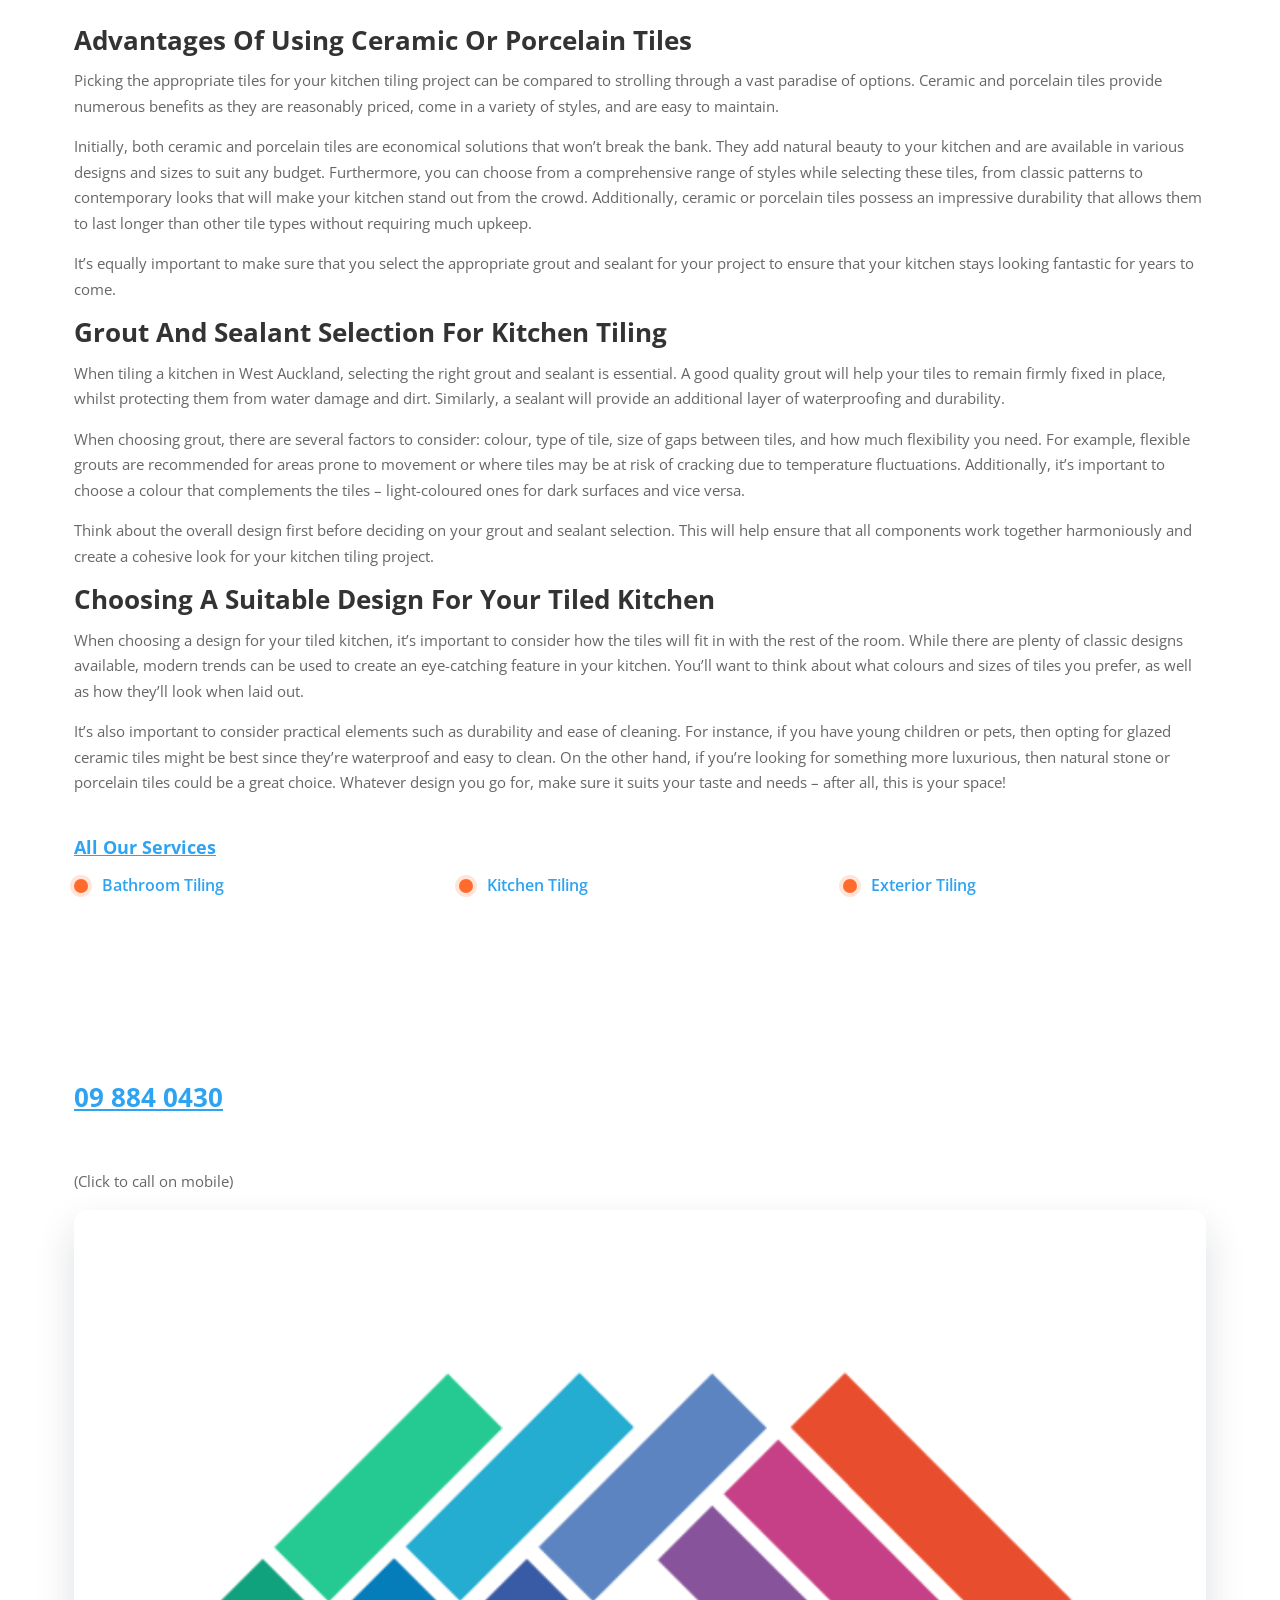
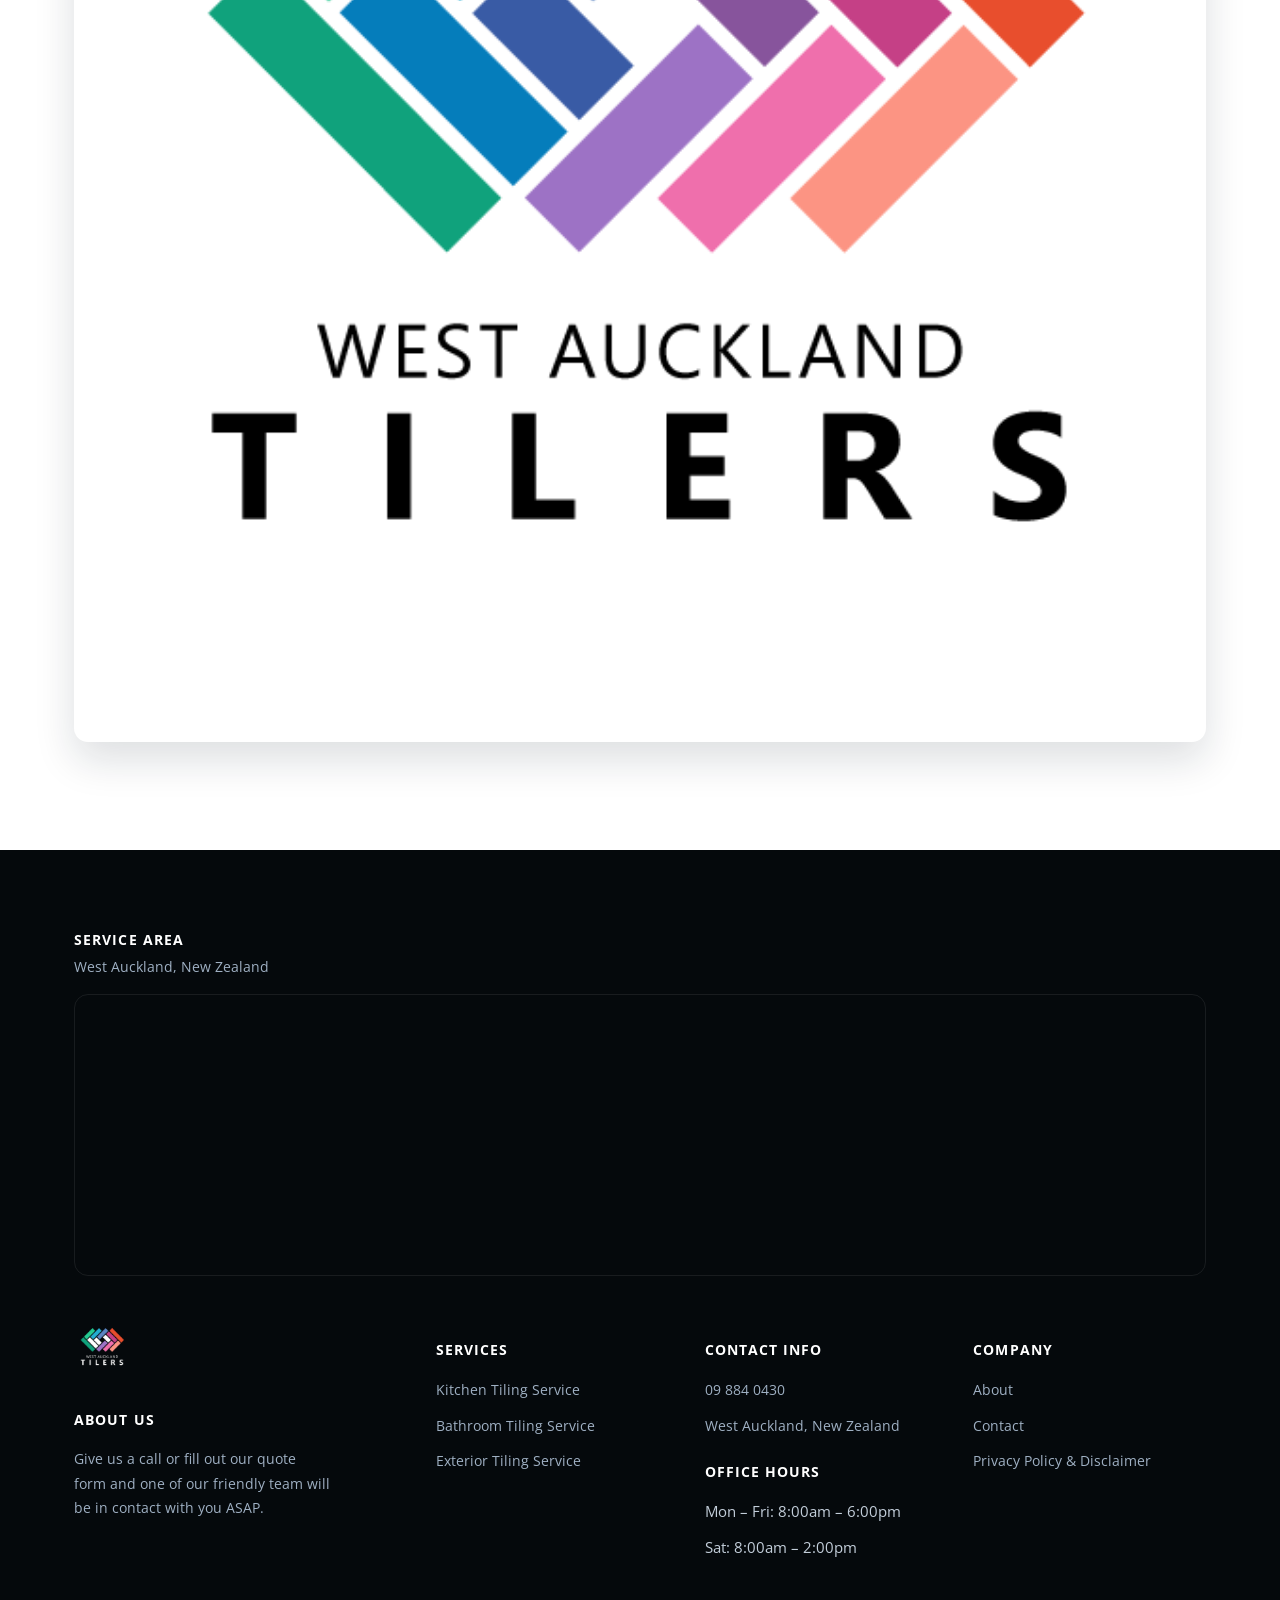
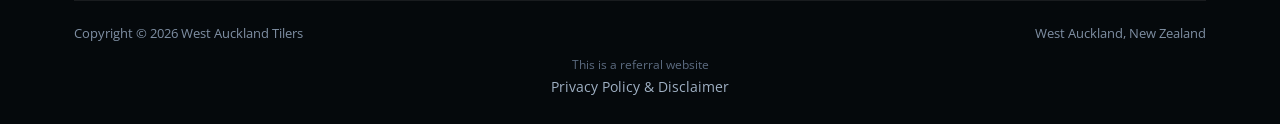
<file: kitchen-tiling/index.html>
<!doctype html>
<html lang="en-NZ">
<head>
<!-- Google tag (gtag.js) -->
<script async src="https://www.googletagmanager.com/gtag/js?id=G-YV3QS0XEFP"></script>
<script>
  window.dataLayer = window.dataLayer || [];
  function gtag(){dataLayer.push(arguments);}
  gtag('js', new Date());
  gtag('config', 'G-YV3QS0XEFP');
</script>
<meta charset="UTF-8">
<meta name="viewport" content="width=device-width, initial-scale=1.0">
<link rel="icon" href="/favicon-32.png" sizes="32x32" type="image/png">
<link rel="icon" href="/favicon-192.png" sizes="192x192" type="image/png">
<link rel="apple-touch-icon" href="/apple-touch-icon.png">
<title>Kitchen Tiling - Tiler West Auckland | Pro Tiling</title>
<meta name="description" content="When it comes to tiling your kitchen in West Auckland, you want a tiler who is experienced and knowledgeable. That&#x27;s why our team at Tiler West Auckland">
<meta name="robots" content="follow, index, max-snippet:-1, max-video-preview:-1, max-image-preview:large">
<link rel="canonical" href="https://tilerwestauckland.co.nz/kitchen-tiling/">
<meta property="og:locale" content="en_US">
<meta property="og:type" content="article">
<meta property="og:title" content="Kitchen Tiling - Tiler West Auckland | Pro Tiling">
<meta property="og:description" content="When it comes to tiling your kitchen in West Auckland, you want a tiler who is experienced and knowledgeable. That&#x27;s why our team at Tiler West Auckland">
<meta property="og:url" content="https://tilerwestauckland.co.nz/kitchen-tiling/">
<meta property="og:site_name" content="Tiler West Auckland | Pro Tiling">
<meta name="twitter:card" content="summary_large_image">
<meta name="twitter:title" content="Kitchen Tiling - Tiler West Auckland | Pro Tiling">
<meta name="twitter:description" content="When it comes to tiling your kitchen in West Auckland, you want a tiler who is experienced and knowledgeable. That&#x27;s why our team at Tiler West Auckland">
<meta name="twitter:label1" content="Time to read">
<meta name="twitter:data1" content="12 minutes">
<script type="application/ld+json">{"@context": "https://schema.org", "@graph": [{"@type": "Place", "@id": "https://tilerwestauckland.co.nz/#place", "address": {"@type": "PostalAddress", "addressLocality": "West Auckland", "addressRegion": "Auckland", "addressCountry": "New Zealand"}}, {"@type": ["LocalBusiness", "Organization"], "@id": "https://tilerwestauckland.co.nz/#organization", "name": "Tiler West Auckland | Pro Tiling", "url": "https://tilerwestauckland.co.nz", "email": "info@tilerwestauckland.co.nz", "address": {"@type": "PostalAddress", "addressLocality": "West Auckland", "addressRegion": "Auckland", "addressCountry": "New Zealand"}, "logo": {"@type": "ImageObject", "@id": "https://tilerwestauckland.co.nz/#logo", "url": "http://tilerwestauckland.co.nz/wp-content/uploads/2023/04/RAWlogoSquare.png", "contentUrl": "http://tilerwestauckland.co.nz/wp-content/uploads/2023/04/RAWlogoSquare.png", "caption": "Tiler West Auckland | Pro Tiling", "inLanguage": "en-US", "width": "600", "height": "600"}, "openingHours": ["Monday,Tuesday,Wednesday,Thursday,Friday 08:00-18:00", "Saturday 08:00-14:00"], "location": {"@id": "https://tilerwestauckland.co.nz/#place"}, "image": {"@id": "https://tilerwestauckland.co.nz/#logo"}, "telephone": "+64-09-884-0430"}, {"@type": "WebSite", "@id": "https://tilerwestauckland.co.nz/#website", "url": "https://tilerwestauckland.co.nz", "name": "Tiler West Auckland | Pro Tiling", "alternateName": "West Auckland Tilers | Pro Tiling", "publisher": {"@id": "https://tilerwestauckland.co.nz/#organization"}, "inLanguage": "en-US"}, {"@type": "WebPage", "@id": "https://tilerwestauckland.co.nz/kitchen-tiling/#webpage", "url": "https://tilerwestauckland.co.nz/kitchen-tiling/", "name": "Kitchen Tiling - Tiler West Auckland | Pro Tiling", "datePublished": "2023-04-01T13:52:26+00:00", "dateModified": "2023-10-26T01:40:29+00:00", "isPartOf": {"@id": "https://tilerwestauckland.co.nz/#website"}, "inLanguage": "en-US"}, {"@type": "Person", "@id": "https://tilerwestauckland.co.nz/author/evieasisgmail-com/", "name": "evieasis@gmail.com", "url": "https://tilerwestauckland.co.nz/author/evieasisgmail-com/", "image": {"@type": "ImageObject", "@id": "https://secure.gravatar.com/avatar/92213e370034fc313c7048b14f206450e8dcbee5a833da66265584fc12e60af4?s=96&amp;d=mm&amp;r=g", "url": "https://secure.gravatar.com/avatar/92213e370034fc313c7048b14f206450e8dcbee5a833da66265584fc12e60af4?s=96&amp;d=mm&amp;r=g", "caption": "evieasis@gmail.com", "inLanguage": "en-US"}, "worksFor": {"@id": "https://tilerwestauckland.co.nz/#organization"}}, {"@type": "Article", "headline": "Kitchen Tiling - Tiler West Auckland | Pro Tiling", "datePublished": "2023-04-01T13:52:26+00:00", "dateModified": "2023-10-26T01:40:29+00:00", "author": {"@id": "https://tilerwestauckland.co.nz/author/evieasisgmail-com/", "name": "evieasis@gmail.com"}, "publisher": {"@id": "https://tilerwestauckland.co.nz/#organization"}, "description": "When it comes to tiling your kitchen in West Auckland, you want a tiler who is experienced and knowledgeable. That&#039;s why our team at Tiler West Auckland", "name": "Kitchen Tiling - Tiler West Auckland | Pro Tiling", "@id": "https://tilerwestauckland.co.nz/kitchen-tiling/#richSnippet", "isPartOf": {"@id": "https://tilerwestauckland.co.nz/kitchen-tiling/#webpage"}, "inLanguage": "en-US", "mainEntityOfPage": {"@id": "https://tilerwestauckland.co.nz/kitchen-tiling/#webpage"}}]}</script>
<script type="application/ld+json">{"@context": "https://schema.org", "@type": "BreadcrumbList", "itemListElement": [{"@type": "ListItem", "position": 1, "name": "Home", "item": "https://tilerwestauckland.co.nz/"}, {"@type": "ListItem", "position": 2, "name": "Kitchen Tiling", "item": "https://tilerwestauckland.co.nz/kitchen-tiling/"}]}</script>
<script type="application/ld+json">{"@context": "https://schema.org", "@type": "Service", "serviceType": "Kitchen Tiling", "name": "Kitchen Tiling", "provider": {"@type": "LocalBusiness", "name": "West Auckland Tilers", "telephone": "+6498840430"}, "areaServed": {"@type": "AdministrativeArea", "name": "West Auckland"}, "url": "https://tilerwestauckland.co.nz/kitchen-tiling/"}</script>
<link rel="preconnect" href="https://fonts.googleapis.com">
<link rel="preconnect" href="https://fonts.gstatic.com" crossorigin>
<link rel="preload" as="style" href="https://fonts.googleapis.com/css2?family=Open+Sans:wght@400;600;700;800&display=swap" onload="this.onload=null;this.rel='stylesheet'">
<noscript><link rel="stylesheet" href="https://fonts.googleapis.com/css2?family=Open+Sans:wght@400;600;700;800&display=swap"></noscript>
<link rel="stylesheet" href="/css/style.css">
</head>
<body class="">
<header class="classic">
  <div class="c-head wrap">
    <a href="/" class="brand"><img src="/images/West-AKL-Tiling-square-white.png" alt="West Auckland Tilers" width="600" height="600"></a>
    <nav class="links"><a href="/">Home</a><a href="/about/">About</a><div class="nav-item"><a href="/services/">Services <svg viewBox="0 0 24 24" fill="none" stroke-width="2.4" stroke-linecap="round" stroke-linejoin="round"><path d="m6 9 6 6 6-6"/></svg></a><div class="nav-dropdown"><a href="/bathroom-tiling/">Bathroom Tiling</a><a href="/kitchen-tiling/">Kitchen Tiling</a><a href="/exterior-tiling/">Exterior Tiling</a></div></div><a href="/contact/">Contact</a></nav>
    <button type="button" class="hamburger-btn" id="hamburgerBtn" aria-label="Open menu" aria-expanded="false"><svg viewBox="0 0 24 24" fill="none" stroke="#fff" stroke-width="2.4" stroke-linecap="round" stroke-linejoin="round"><path d="M4 7h16M4 12h16M4 17h16"/></svg></button>
  </div>
  <div class="mobile-menu" id="mobileMenu"><a href="/">Home</a><a href="/about/">About</a><a href="/services/">Services</a><div class="mobile-submenu"><a href="/bathroom-tiling/">Bathroom Tiling</a><a href="/kitchen-tiling/">Kitchen Tiling</a><a href="/exterior-tiling/">Exterior Tiling</a></div><a href="/contact/">Contact</a><a href="tel:+6498840430" class="mobile-menu-phone">Call 09 884 0430</a></div>
</header>
<main>
<section class="hero-c" id="top"><div class="hero-c-box"><div class="row"><div class="text"><h1>Kitchen Tiling West Auckland</h1></div><p class="btn-wrap"><a class="btn btn-primary" href="tel:098840430">09 884 0430</a></p></div></div></section>
<section class=""><div class="wrap"><div class="row"><div class="text">


<h2>Kitchen Tiling Services in West Auckland</h2>

 

</div></div></div></section>
<section class=""><div class="wrap"><div class="row cols cols-2 formrow"><div class="col"><div class="text"><p>When it comes to tiling your kitchen in West Auckland, you want a tiler who is experienced and knowledgeable. That’s why our team at <a href="/">Tiler West Auckland</a> offers the highest-quality services for all of your kitchen tiling needs. We’ve been tiling kitchens in West Auckland for years and have become experts in the area.</p>
<p>Our services include everything from stripping out old tiles to laying new ones and completing grouting. We also provide specialised services such as underfloor heating installation, wall cladding, and waterproofing. Our team is highly skilled, so you can trust that we will complete the job quickly and efficiently. We take pride in providing excellent customer service too; we make sure that every job is completed with attention to detail and care.</p>
<p>No matter what kind of kitchen tiling project you have in mind, our team has the experience and know-how to make it happen. We strive to exceed expectations with each job we do, ensuring that the result looks perfect. <a href="/contact/">Get in touch with us today</a> to find out <a href="/about/">more about our kitchen tiling</a> services!</p>

<h2>Our Kitchen Tiling Services</h2>
<p>Did you know that more than 70% of West Auckland households have chosen expert kitchen tiling services? We realise how important it is to ensure that your kitchen looks and performs properly, which is why our staff at Tiler West Auckland is committed to offering excellent <a href="/services/">kitchen tiling services</a>.</p>
<p>When it comes to tile selection and installation, we provide a variety of possibilities. Our experts will collaborate with you to create the best kitchen for your lifestyle and budget. We can assist you with anything from material selection to layout design and implementation. We’ll even advise you on grout and sealer options to guarantee your tiles survive for years. Our objective is always to ensure that you are pleased with the end product.</p>
<p>We understand that selecting a professional kitchen tiling provider can be difficult, but with our experience in the sector, we can make the process as stress-free as possible. For years, our expert staff has been assisting customers in West Auckland in bringing their dream kitchens to life, so you can be confident that your project will be in excellent hands from start to end. Therefore, if you’re seeking for dependable kitchen tiling services in West Auckland, get in touch with us right away!</p>
<h2>Benefits Of Professional Kitchen Tiling Services</h2>
<p>Renovating a kitchen may be like putting together a jigsaw puzzle. With so many moving parts, it’s critical to ensure that the tiling is done accurately and professionally. This is where professional kitchen tiling services come in, as they provide homeowners all of the advantages required for a successful makeover.</p>
<p>Professional kitchen tiling services provide several benefits, ranging from extensive design assistance to ensuring that the task is executed correctly. They may provide professional guidance on tile material, design, and arrangement, thereby saving time and money on expensive mistakes. Professional kitchen tilers have access to high-quality tools and materials that are required to achieve the ideal finish. Furthermore, their years of expertise imply that they know how to do the task swiftly and successfully, relieving the homeowner of any tension.</p></div></div><div class="col"><div class="form-card"><iframe src="https://api.leadconnectorhq.com/widget/form/F7TSjksMyxoySWClUekg" style="width:100%;height:100%;min-height:992px;border:none;border-radius:14px" id="inline-F7TSjksMyxoySWClUekg" data-layout="{'id':'INLINE'}" data-trigger-type="alwaysShow" data-trigger-value="" data-activation-type="alwaysActivated" data-activation-value="" data-deactivation-type="neverDeactivate" data-deactivation-value="" data-form-name="Tiler WEST" data-height="992" data-layout-iframe-id="inline-F7TSjksMyxoySWClUekg" data-form-id="F7TSjksMyxoySWClUekg" data-cookie-consent="true" data-cookie-consent-provider="auto" title="Tiler WEST"></iframe></div></div></div><div class="row"><div class="figure"><img src="/images/tiling-auckland-west-auckland-4.jpg" alt="Kitchen Tiling West Auckland" width="582" height="354" loading="lazy" decoding="async"></div></div></div></section>
<section class=""><div class="wrap"><div class="row cols cols-2"><div class="col"><div class="text"><h2>Different Types Of Tiles Available For Kitchen Tiling</h2>
<p>Tiling a kitchen is like assembling a puzzle – it requires the right pieces to make sure the end result looks perfect. When it comes to choosing the tiles for your kitchen, there is an abundance of options available. From porcelain to ceramic, glass to stone, each type of tile offers its own unique benefits and style.</p>
<p>Ceramic tiles come in a variety of shapes, sizes and colours making them an incredibly versatile option for kitchen tiling. Porcelain tiles are denser than their ceramic counterparts and are ideal for high traffic areas due to their durability and long-lasting finish. Glass tiles are perfect for adding a modern touch with their reflective properties and can be used as accents or full wall coverage depending on your preference. Finally, natural stone tiles bring natural beauty into your space with stunning designs and textures that will last for years to come.</p>
<p>No matter which option you choose, selecting quality tiles is essential as they will be the foundation of your kitchen’s design. With so many options available, it’s important to take time to research what will best suit your needs before making any decisions. Once you’ve chosen the perfect tile type for your project, you’ll be ready to start preparing your kitchen for tiling!</p>
<h2>Preparing Your Kitchen For Tiling</h2>
<p>Preparing your kitchen for tiling is one of the most daunting tasks ahead of you! Every step needs to be carefully considered and planned, so that the project goes without a hitch. From ensuring you have the right materials to measuring out the space; it’s no wonder why tiling can seem overwhelming.</p>
<p>The first step in the process is making sure you have everything you need. This includes getting the right type of tiles for your kitchen, as well as all the necessary equipment such as grout, spacers and sealant. Once this has been taken care of, it’s time to measure out the area where you’ll be tiling – this is crucial in order to get an accurate result. After that comes removing any existing tiles and cleaning up any debris or dirt from them before beginning to install your new ones.</p>
<p>After all these steps are complete, you’ll be ready to begin laying your new tiles – which will undoubtedly transform your kitchen into a stunning space!</p></div></div><div class="col"><div class="figure"><img src="/images/west-auckland-tiling-home-3.jpg" alt="Kitchen Tiler West Auckland" width="474" height="354" loading="lazy" decoding="async"></div></div></div><div class="row"><div class="text"><h2>Advantages Of Using Ceramic Or Porcelain Tiles</h2>
<p>Picking the appropriate tiles for your kitchen tiling project can be compared to strolling through a vast paradise of options. Ceramic and porcelain tiles provide numerous benefits as they are reasonably priced, come in a variety of styles, and are easy to maintain.</p>
<p>Initially, both ceramic and porcelain tiles are economical solutions that won’t break the bank. They add natural beauty to your kitchen and are available in various designs and sizes to suit any budget. Furthermore, you can choose from a comprehensive range of styles while selecting these tiles, from classic patterns to contemporary looks that will make your kitchen stand out from the crowd. Additionally, ceramic or porcelain tiles possess an impressive durability that allows them to last longer than other tile types without requiring much upkeep.</p>
<p>It’s equally important to make sure that you select the appropriate grout and sealant for your project to ensure that your kitchen stays looking fantastic for years to come.</p>
<h2>Grout And Sealant Selection For Kitchen Tiling</h2>
<p>When tiling a kitchen in West Auckland, selecting the right grout and sealant is essential. A good quality grout will help your tiles to remain firmly fixed in place, whilst protecting them from water damage and dirt. Similarly, a sealant will provide an additional layer of waterproofing and durability.</p>
<p>When choosing grout, there are several factors to consider: colour, type of tile, size of gaps between tiles, and how much flexibility you need. For example, flexible grouts are recommended for areas prone to movement or where tiles may be at risk of cracking due to temperature fluctuations. Additionally, it’s important to choose a colour that complements the tiles – light-coloured ones for dark surfaces and vice versa.</p>
<p>Think about the overall design first before deciding on your grout and sealant selection. This will help ensure that all components work together harmoniously and create a cohesive look for your kitchen tiling project.</p>
<h2>Choosing A Suitable Design For Your Tiled Kitchen</h2>
<p>When choosing a design for your tiled kitchen, it’s important to consider how the tiles will fit in with the rest of the room. While there are plenty of classic designs available, modern trends can be used to create an eye-catching feature in your kitchen. You’ll want to think about what colours and sizes of tiles you prefer, as well as how they’ll look when laid out.</p>
<p>It’s also important to consider practical elements such as durability and ease of cleaning. For instance, if you have young children or pets, then opting for glazed ceramic tiles might be best since they’re waterproof and easy to clean. On the other hand, if you’re looking for something more luxurious, then natural stone or porcelain tiles could be a great choice. Whatever design you go for, make sure it suits your taste and needs – after all, this is your space!</p></div></div><div class="row"><div class="text"><h3><a href="https://tilernorthshoreauckland.co.nz/services/" target="_blank" rel="noopener">All Our Services</a></h3>
<ul>
<li>
<h4><a href="/bathroom-tiling/">Bathroom Tiling</a></h4>
</li>
<li>
<h4><a href="/kitchen-tiling/">Kitchen Tiling</a></h4>
</li>
<li>
<h4><a href="/exterior-tiling/">Exterior Tiling</a></h4>
</li>
</ul></div></div></div></section>
<section class=""><div class="wrap"><div class="row"><div class="text"><h2><a href="tel:098840430">09 884 0430</a></h2>
<h2> </h2>
<p>(Click to call on mobile)</p></div><div class="figure"><img src="/images/West-AKL-Tiling-square-white.png" alt="West Auckland Tilers Logo" width="600" height="600" loading="lazy" decoding="async"></div></div></div></section>
</main>
<footer>
  <div class="wrap">
    <div class="footer-map-head"><h4>Service Area</h4><p>West Auckland, New Zealand</p></div><div class="footer-map"><iframe src="https://www.google.com/maps/embed?pb=!1m14!1m8!1m3!1d204224.2497723872!2d174.5544784!3d-36.8902549!3m2!1i1024!2i768!4f13.1!3m3!1m2!1s0x65271b94ae3bc821%3A0xd985370ead5fbfb7!2sWest%20Auckland%20Tilers%20-%20Pro%20Tiling!5e0!3m2!1sen!2snz!4v1680159559003!5m2!1sen!2snz" width="600" height="280" style="border:0" allowfullscreen loading="lazy" referrerpolicy="no-referrer-when-downgrade" title="West Auckland Tilers service area map"></iframe></div>
    <div class="footer-grid "><div class="footer-brand"><a href="/" class="brand"><img src="/images/West-AKL-Tiling-Footer.png" alt="West Auckland Tilers" width="600" height="600" loading="lazy"></a><h4>About us</h4><p>Give us a call or fill out our quote form and one of our friendly team will be in contact with you ASAP.</p></div><div><h4>Services</h4><ul><li><a href="/kitchen-tiling/">Kitchen Tiling Service</a></li><li><a href="/bathroom-tiling/">Bathroom Tiling Service</a></li><li><a href="/exterior-tiling/">Exterior Tiling Service</a></li></ul></div><div><h4>Contact Info</h4><ul><li><a href="tel:+6498840430">09 884 0430</a></li><li><a href="https://goo.gl/maps/9uy1LT7RyKT5pGuk7" target="_blank" rel="noopener">West Auckland, New Zealand</a></li></ul><h4 style="margin-top:22px;">Office Hours</h4><ul><li>Mon &ndash; Fri: 8:00am &ndash; 6:00pm</li><li>Sat: 8:00am &ndash; 2:00pm</li></ul></div><div><h4>Company</h4><ul><li><a href="/about/">About</a></li><li><a href="/contact/">Contact</a></li><li><a href="/privacy-policy/">Privacy Policy &amp; Disclaimer</a></li></ul></div></div>
    <div class="footer-bottom"><span>Copyright &copy; 2026 West Auckland Tilers</span><span>West Auckland, New Zealand</span></div>
    <div class="footer-disclosure">This is a referral website<br><a href="/privacy-policy/">Privacy Policy &amp; Disclaimer</a></div>
  </div>
</footer>
<script>
(function(){var b=document.getElementById('hamburgerBtn'),m=document.getElementById('mobileMenu');if(!b||!m)return;b.addEventListener('click',function(){var o=m.classList.toggle('open');b.setAttribute('aria-expanded',o?'true':'false');});})();
</script>
<script src="https://link.msgsndr.com/js/form_embed.js" defer></script>
</body>
</html>
</file>
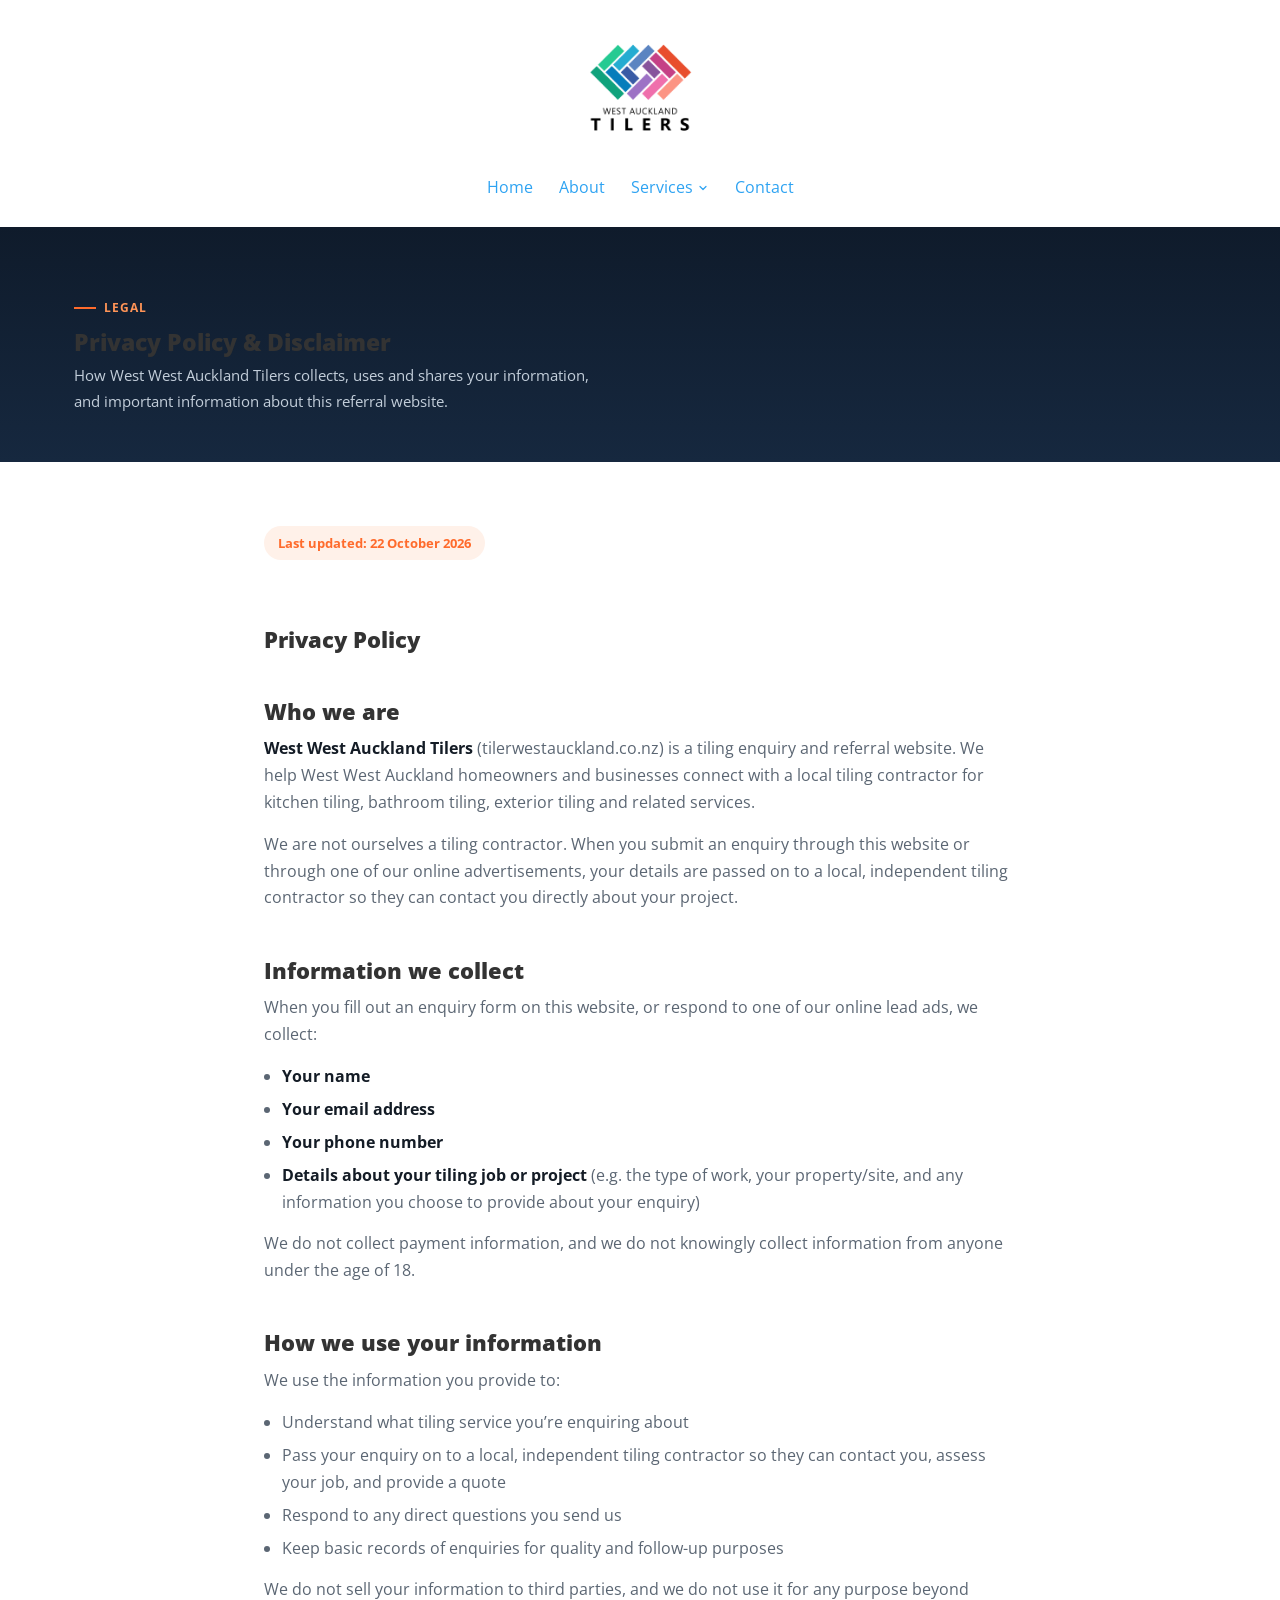
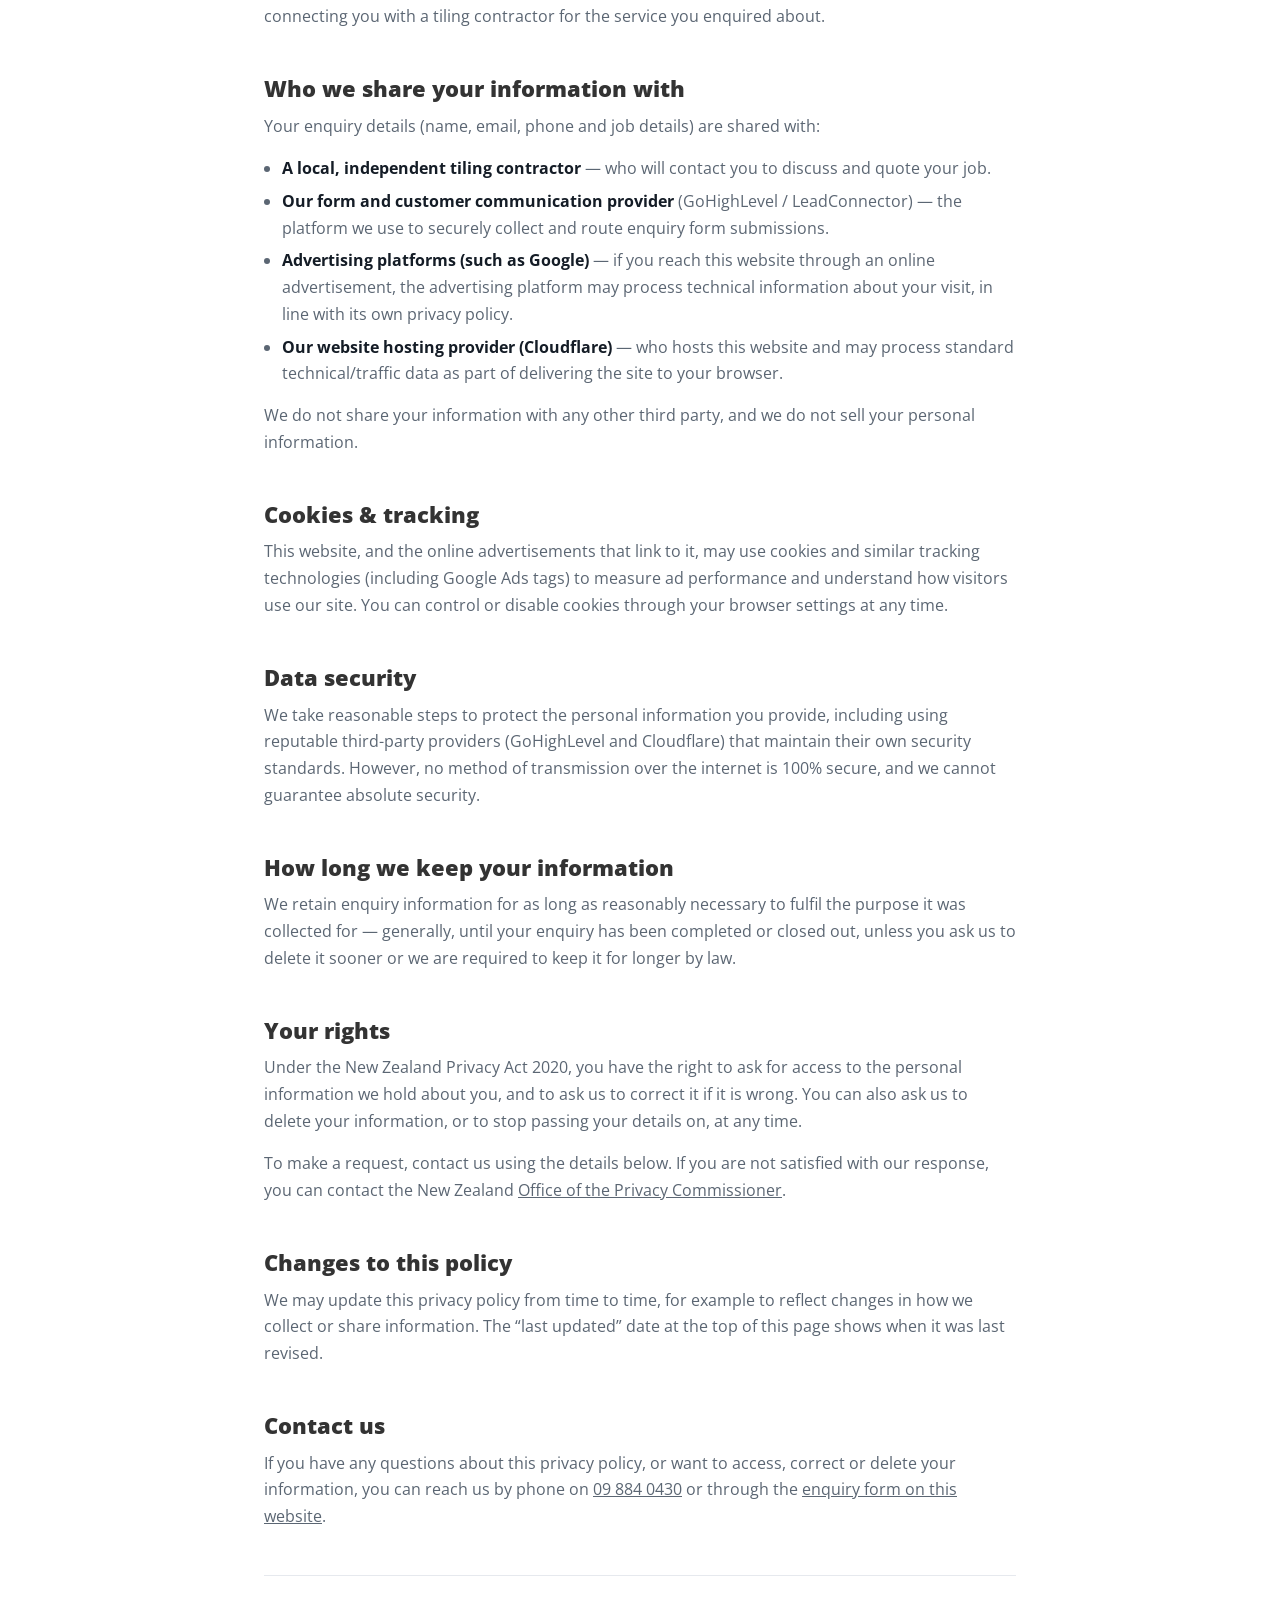
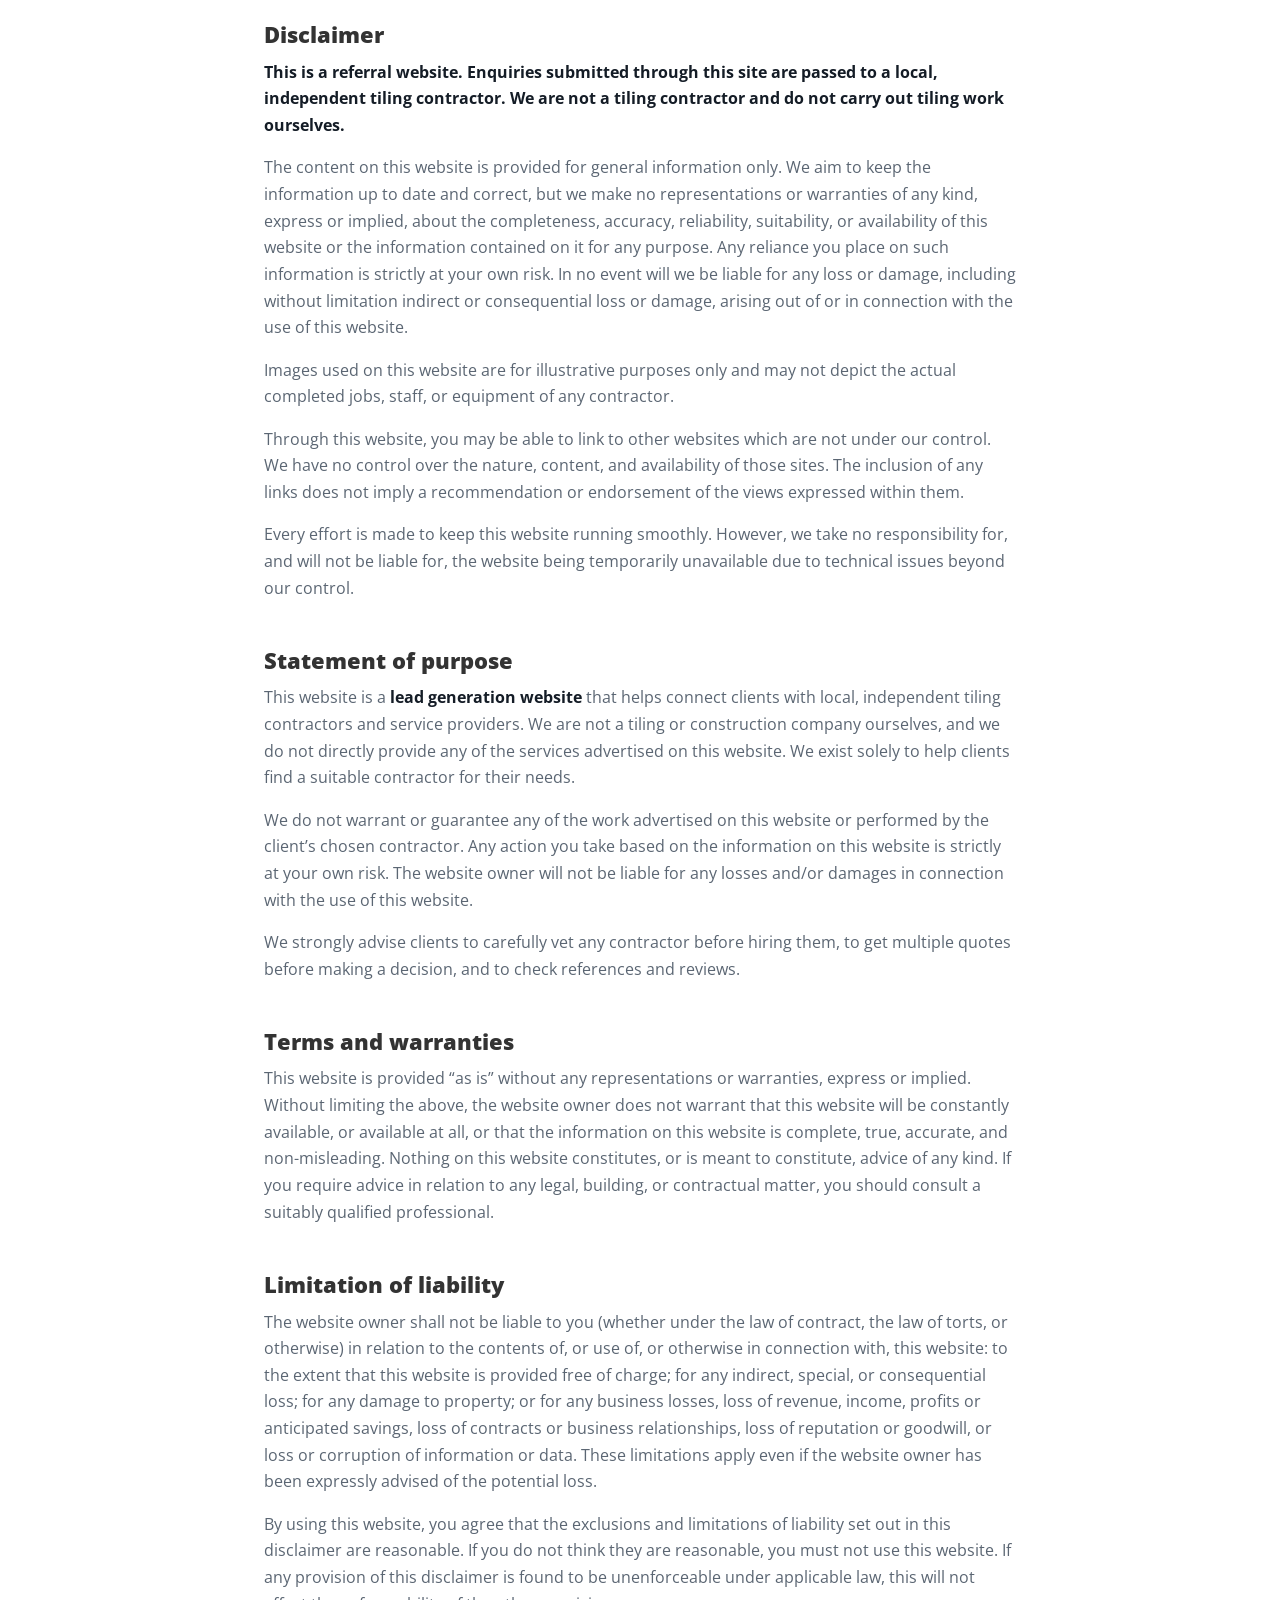
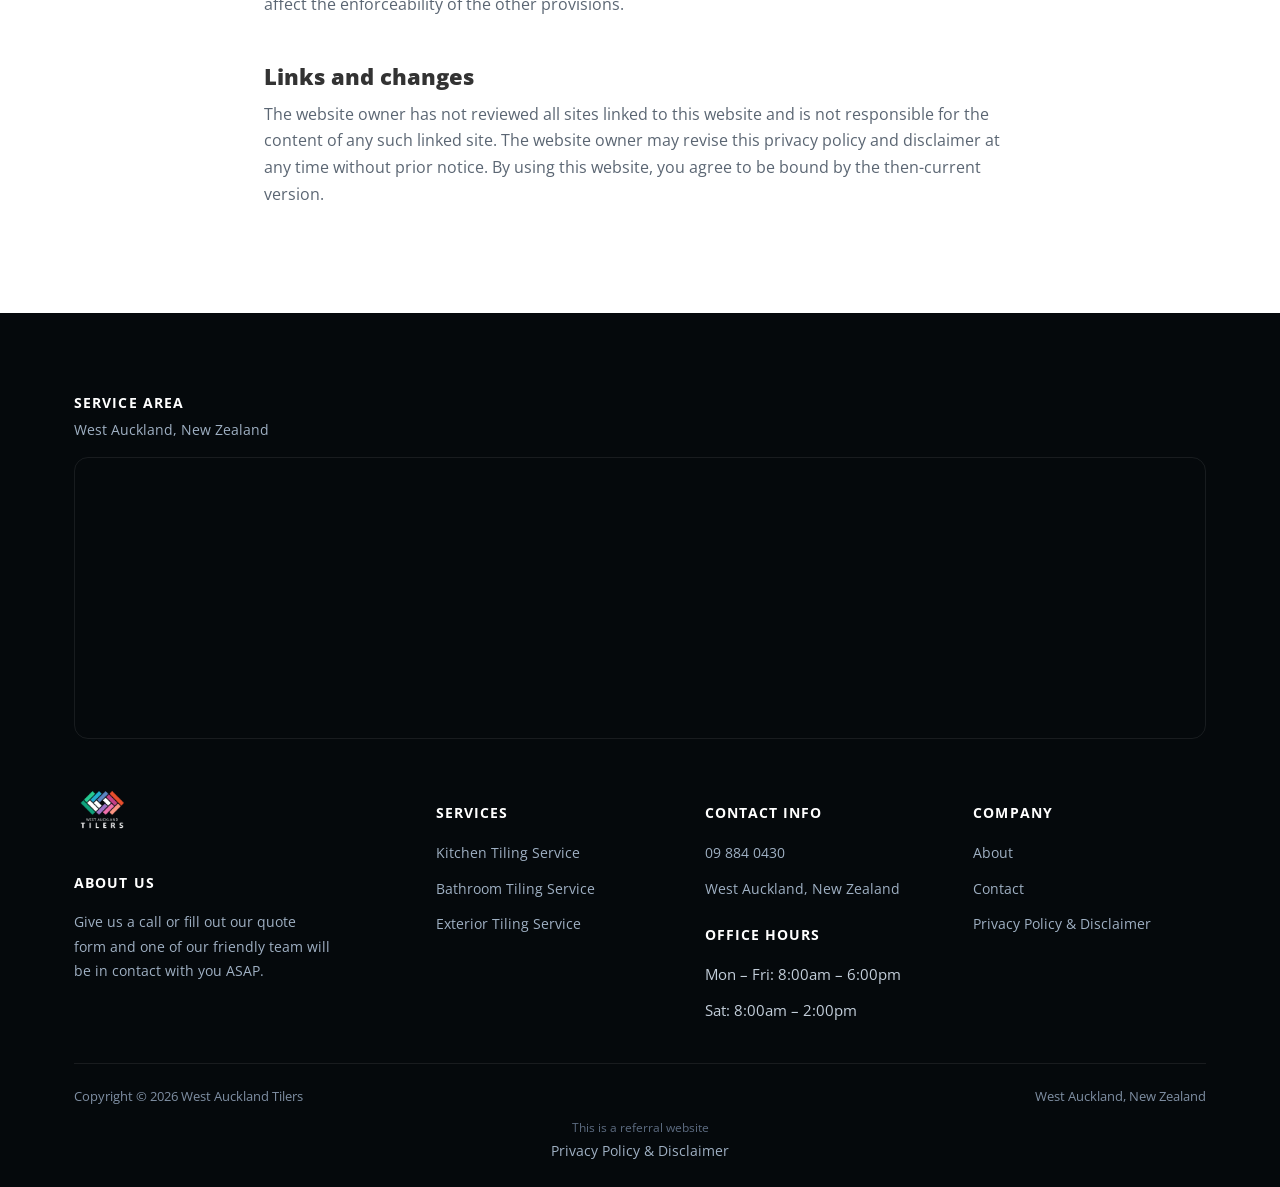
<file: privacy-policy/index.html>
<!doctype html>
<html lang="en-NZ">
<head>
<!-- Google tag (gtag.js) -->
<script async src="https://www.googletagmanager.com/gtag/js?id=G-YV3QS0XEFP"></script>
<script>
  window.dataLayer = window.dataLayer || [];
  function gtag(){dataLayer.push(arguments);}
  gtag('js', new Date());
  gtag('config', 'G-YV3QS0XEFP');
</script>
<meta charset="UTF-8">
<meta name="viewport" content="width=device-width, initial-scale=1.0">
<link rel="icon" href="/favicon-32.png" sizes="32x32" type="image/png">
<link rel="icon" href="/favicon-192.png" sizes="192x192" type="image/png">
<link rel="apple-touch-icon" href="/apple-touch-icon.png">
<title>Privacy Policy &amp; Disclaimer - West Auckland Tilers</title>
<meta name="description" content="Privacy Policy and Disclaimer for West Auckland Tilers, a referral website - what information we collect, how it is used and how it is shared with local contractors.">
<meta name="robots" content="follow, noindex">
<link rel="canonical" href="https://tilerwestauckland.co.nz/privacy-policy/">
<link rel="preconnect" href="https://fonts.googleapis.com">
<link rel="preconnect" href="https://fonts.gstatic.com" crossorigin>
<link rel="preload" as="style" href="https://fonts.googleapis.com/css2?family=Open+Sans:wght@400;600;700;800&display=swap" onload="this.onload=null;this.rel='stylesheet'">
<noscript><link rel="stylesheet" href="https://fonts.googleapis.com/css2?family=Open+Sans:wght@400;600;700;800&display=swap"></noscript>
<link rel="stylesheet" href="/css/style.css">
</head>
<body class="">
<header class="classic">
  <div class="c-head wrap">
    <a href="/" class="brand"><img src="/images/West-AKL-Tiling-square-white.png" alt="West Auckland Tilers" width="600" height="600"></a>
    <nav class="links"><a href="/">Home</a><a href="/about/">About</a><div class="nav-item"><a href="/services/">Services <svg viewBox="0 0 24 24" fill="none" stroke-width="2.4" stroke-linecap="round" stroke-linejoin="round"><path d="m6 9 6 6 6-6"/></svg></a><div class="nav-dropdown"><a href="/bathroom-tiling/">Bathroom Tiling</a><a href="/kitchen-tiling/">Kitchen Tiling</a><a href="/exterior-tiling/">Exterior Tiling</a></div></div><a href="/contact/">Contact</a></nav>
    <button type="button" class="hamburger-btn" id="hamburgerBtn" aria-label="Open menu" aria-expanded="false"><svg viewBox="0 0 24 24" fill="none" stroke="#fff" stroke-width="2.4" stroke-linecap="round" stroke-linejoin="round"><path d="M4 7h16M4 12h16M4 17h16"/></svg></button>
  </div>
  <div class="mobile-menu" id="mobileMenu"><a href="/">Home</a><a href="/about/">About</a><a href="/services/">Services</a><div class="mobile-submenu"><a href="/bathroom-tiling/">Bathroom Tiling</a><a href="/kitchen-tiling/">Kitchen Tiling</a><a href="/exterior-tiling/">Exterior Tiling</a></div><a href="/contact/">Contact</a><a href="tel:+6498840430" class="mobile-menu-phone">Call 09 884 0430</a></div>
</header>
<main><section class="policy-hero">
  <div class="wrap">
    <div class="eyebrow">Legal</div>
    <h1>Privacy Policy &amp; Disclaimer</h1>
    <p>How West West Auckland Tilers collects, uses and shares your information, and important information about this referral website.</p>
  </div>
</section>

<section class="policy">
  <div class="policy-wrap">

    <span class="policy-updated">Last updated: 22 October 2026</span>

    <h2>Privacy Policy</h2>

    <h2>Who we are</h2>
    <p><strong>West West Auckland Tilers</strong> (tilerwestauckland.co.nz) is a tiling enquiry and referral website. We help West West Auckland homeowners and businesses connect with a local tiling contractor for kitchen tiling, bathroom tiling, exterior tiling and related services.</p>
    <p>We are not ourselves a tiling contractor. When you submit an enquiry through this website or through one of our online advertisements, your details are passed on to a local, independent tiling contractor so they can contact you directly about your project.</p>

    <h2>Information we collect</h2>
    <p>When you fill out an enquiry form on this website, or respond to one of our online lead ads, we collect:</p>
    <ul>
      <li><strong>Your name</strong></li>
      <li><strong>Your email address</strong></li>
      <li><strong>Your phone number</strong></li>
      <li><strong>Details about your tiling job or project</strong> (e.g. the type of work, your property/site, and any information you choose to provide about your enquiry)</li>
    </ul>
    <p>We do not collect payment information, and we do not knowingly collect information from anyone under the age of 18.</p>

    <h2>How we use your information</h2>
    <p>We use the information you provide to:</p>
    <ul>
      <li>Understand what tiling service you&rsquo;re enquiring about</li>
      <li>Pass your enquiry on to a local, independent tiling contractor so they can contact you, assess your job, and provide a quote</li>
      <li>Respond to any direct questions you send us</li>
      <li>Keep basic records of enquiries for quality and follow-up purposes</li>
    </ul>
    <p>We do not sell your information to third parties, and we do not use it for any purpose beyond connecting you with a tiling contractor for the service you enquired about.</p>

    <h2>Who we share your information with</h2>
    <p>Your enquiry details (name, email, phone and job details) are shared with:</p>
    <ul>
      <li><strong>A local, independent tiling contractor</strong> &mdash; who will contact you to discuss and quote your job.</li>
      <li><strong>Our form and customer communication provider</strong> (GoHighLevel / LeadConnector) &mdash; the platform we use to securely collect and route enquiry form submissions.</li>
      <li><strong>Advertising platforms (such as Google)</strong> &mdash; if you reach this website through an online advertisement, the advertising platform may process technical information about your visit, in line with its own privacy policy.</li>
      <li><strong>Our website hosting provider (Cloudflare)</strong> &mdash; who hosts this website and may process standard technical/traffic data as part of delivering the site to your browser.</li>
    </ul>
    <p>We do not share your information with any other third party, and we do not sell your personal information.</p>

    <h2>Cookies &amp; tracking</h2>
    <p>This website, and the online advertisements that link to it, may use cookies and similar tracking technologies (including Google Ads tags) to measure ad performance and understand how visitors use our site. You can control or disable cookies through your browser settings at any time.</p>

    <h2>Data security</h2>
    <p>We take reasonable steps to protect the personal information you provide, including using reputable third-party providers (GoHighLevel and Cloudflare) that maintain their own security standards. However, no method of transmission over the internet is 100% secure, and we cannot guarantee absolute security.</p>

    <h2>How long we keep your information</h2>
    <p>We retain enquiry information for as long as reasonably necessary to fulfil the purpose it was collected for &mdash; generally, until your enquiry has been completed or closed out, unless you ask us to delete it sooner or we are required to keep it for longer by law.</p>

    <h2>Your rights</h2>
    <p>Under the New Zealand Privacy Act 2020, you have the right to ask for access to the personal information we hold about you, and to ask us to correct it if it is wrong. You can also ask us to delete your information, or to stop passing your details on, at any time.</p>
    <p>To make a request, contact us using the details below. If you are not satisfied with our response, you can contact the New Zealand <a href="https://www.privacy.org.nz/" target="_blank" rel="noopener">Office of the Privacy Commissioner</a>.</p>

    <h2>Changes to this policy</h2>
    <p>We may update this privacy policy from time to time, for example to reflect changes in how we collect or share information. The &ldquo;last updated&rdquo; date at the top of this page shows when it was last revised.</p>

    <h2>Contact us</h2>
    <p>If you have any questions about this privacy policy, or want to access, correct or delete your information, you can reach us by phone on <a href="tel:+6498840430">09 884 0430</a> or through the <a href="/contact/">enquiry form on this website</a>.</p>

    <hr style="border:none;border-top:1px solid var(--line);margin:3em 0;">

    <h2 id="disclaimer">Disclaimer</h2>
    <p><strong>This is a referral website. Enquiries submitted through this site are passed to a local, independent tiling contractor. We are not a tiling contractor and do not carry out tiling work ourselves.</strong></p>
    <p>The content on this website is provided for general information only. We aim to keep the information up to date and correct, but we make no representations or warranties of any kind, express or implied, about the completeness, accuracy, reliability, suitability, or availability of this website or the information contained on it for any purpose. Any reliance you place on such information is strictly at your own risk. In no event will we be liable for any loss or damage, including without limitation indirect or consequential loss or damage, arising out of or in connection with the use of this website.</p>
    <p>Images used on this website are for illustrative purposes only and may not depict the actual completed jobs, staff, or equipment of any contractor.</p>
    <p>Through this website, you may be able to link to other websites which are not under our control. We have no control over the nature, content, and availability of those sites. The inclusion of any links does not imply a recommendation or endorsement of the views expressed within them.</p>
    <p>Every effort is made to keep this website running smoothly. However, we take no responsibility for, and will not be liable for, the website being temporarily unavailable due to technical issues beyond our control.</p>

    <h2>Statement of purpose</h2>
    <p>This website is a <strong>lead generation website</strong> that helps connect clients with local, independent tiling contractors and service providers. We are not a tiling or construction company ourselves, and we do not directly provide any of the services advertised on this website. We exist solely to help clients find a suitable contractor for their needs.</p>
    <p>We do not warrant or guarantee any of the work advertised on this website or performed by the client&rsquo;s chosen contractor. Any action you take based on the information on this website is strictly at your own risk. The website owner will not be liable for any losses and/or damages in connection with the use of this website.</p>
    <p>We strongly advise clients to carefully vet any contractor before hiring them, to get multiple quotes before making a decision, and to check references and reviews.</p>

    <h2>Terms and warranties</h2>
    <p>This website is provided &ldquo;as is&rdquo; without any representations or warranties, express or implied. Without limiting the above, the website owner does not warrant that this website will be constantly available, or available at all, or that the information on this website is complete, true, accurate, and non-misleading. Nothing on this website constitutes, or is meant to constitute, advice of any kind. If you require advice in relation to any legal, building, or contractual matter, you should consult a suitably qualified professional.</p>

    <h2>Limitation of liability</h2>
    <p>The website owner shall not be liable to you (whether under the law of contract, the law of torts, or otherwise) in relation to the contents of, or use of, or otherwise in connection with, this website: to the extent that this website is provided free of charge; for any indirect, special, or consequential loss; for any damage to property; or for any business losses, loss of revenue, income, profits or anticipated savings, loss of contracts or business relationships, loss of reputation or goodwill, or loss or corruption of information or data. These limitations apply even if the website owner has been expressly advised of the potential loss.</p>
    <p>By using this website, you agree that the exclusions and limitations of liability set out in this disclaimer are reasonable. If you do not think they are reasonable, you must not use this website. If any provision of this disclaimer is found to be unenforceable under applicable law, this will not affect the enforceability of the other provisions.</p>

    <h2>Links and changes</h2>
    <p>The website owner has not reviewed all sites linked to this website and is not responsible for the content of any such linked site. The website owner may revise this privacy policy and disclaimer at any time without prior notice. By using this website, you agree to be bound by the then-current version.</p>

  </div>
</section></main>
<footer>
  <div class="wrap">
    <div class="footer-map-head"><h4>Service Area</h4><p>West Auckland, New Zealand</p></div><div class="footer-map"><iframe src="https://www.google.com/maps/embed?pb=!1m14!1m8!1m3!1d204224.2497723872!2d174.5544784!3d-36.8902549!3m2!1i1024!2i768!4f13.1!3m3!1m2!1s0x65271b94ae3bc821%3A0xd985370ead5fbfb7!2sWest%20Auckland%20Tilers%20-%20Pro%20Tiling!5e0!3m2!1sen!2snz!4v1680159559003!5m2!1sen!2snz" width="600" height="280" style="border:0" allowfullscreen loading="lazy" referrerpolicy="no-referrer-when-downgrade" title="West Auckland Tilers service area map"></iframe></div>
    <div class="footer-grid "><div class="footer-brand"><a href="/" class="brand"><img src="/images/West-AKL-Tiling-Footer.png" alt="West Auckland Tilers" width="600" height="600" loading="lazy"></a><h4>About us</h4><p>Give us a call or fill out our quote form and one of our friendly team will be in contact with you ASAP.</p></div><div><h4>Services</h4><ul><li><a href="/kitchen-tiling/">Kitchen Tiling Service</a></li><li><a href="/bathroom-tiling/">Bathroom Tiling Service</a></li><li><a href="/exterior-tiling/">Exterior Tiling Service</a></li></ul></div><div><h4>Contact Info</h4><ul><li><a href="tel:+6498840430">09 884 0430</a></li><li><a href="https://goo.gl/maps/9uy1LT7RyKT5pGuk7" target="_blank" rel="noopener">West Auckland, New Zealand</a></li></ul><h4 style="margin-top:22px;">Office Hours</h4><ul><li>Mon &ndash; Fri: 8:00am &ndash; 6:00pm</li><li>Sat: 8:00am &ndash; 2:00pm</li></ul></div><div><h4>Company</h4><ul><li><a href="/about/">About</a></li><li><a href="/contact/">Contact</a></li><li><a href="/privacy-policy/">Privacy Policy &amp; Disclaimer</a></li></ul></div></div>
    <div class="footer-bottom"><span>Copyright &copy; 2026 West Auckland Tilers</span><span>West Auckland, New Zealand</span></div>
    <div class="footer-disclosure">This is a referral website<br><a href="/privacy-policy/">Privacy Policy &amp; Disclaimer</a></div>
  </div>
</footer>
<script>
(function(){var b=document.getElementById('hamburgerBtn'),m=document.getElementById('mobileMenu');if(!b||!m)return;b.addEventListener('click',function(){var o=m.classList.toggle('open');b.setAttribute('aria-expanded',o?'true':'false');});})();
</script>
<script src="https://link.msgsndr.com/js/form_embed.js" defer></script>
</body>
</html>
</file>
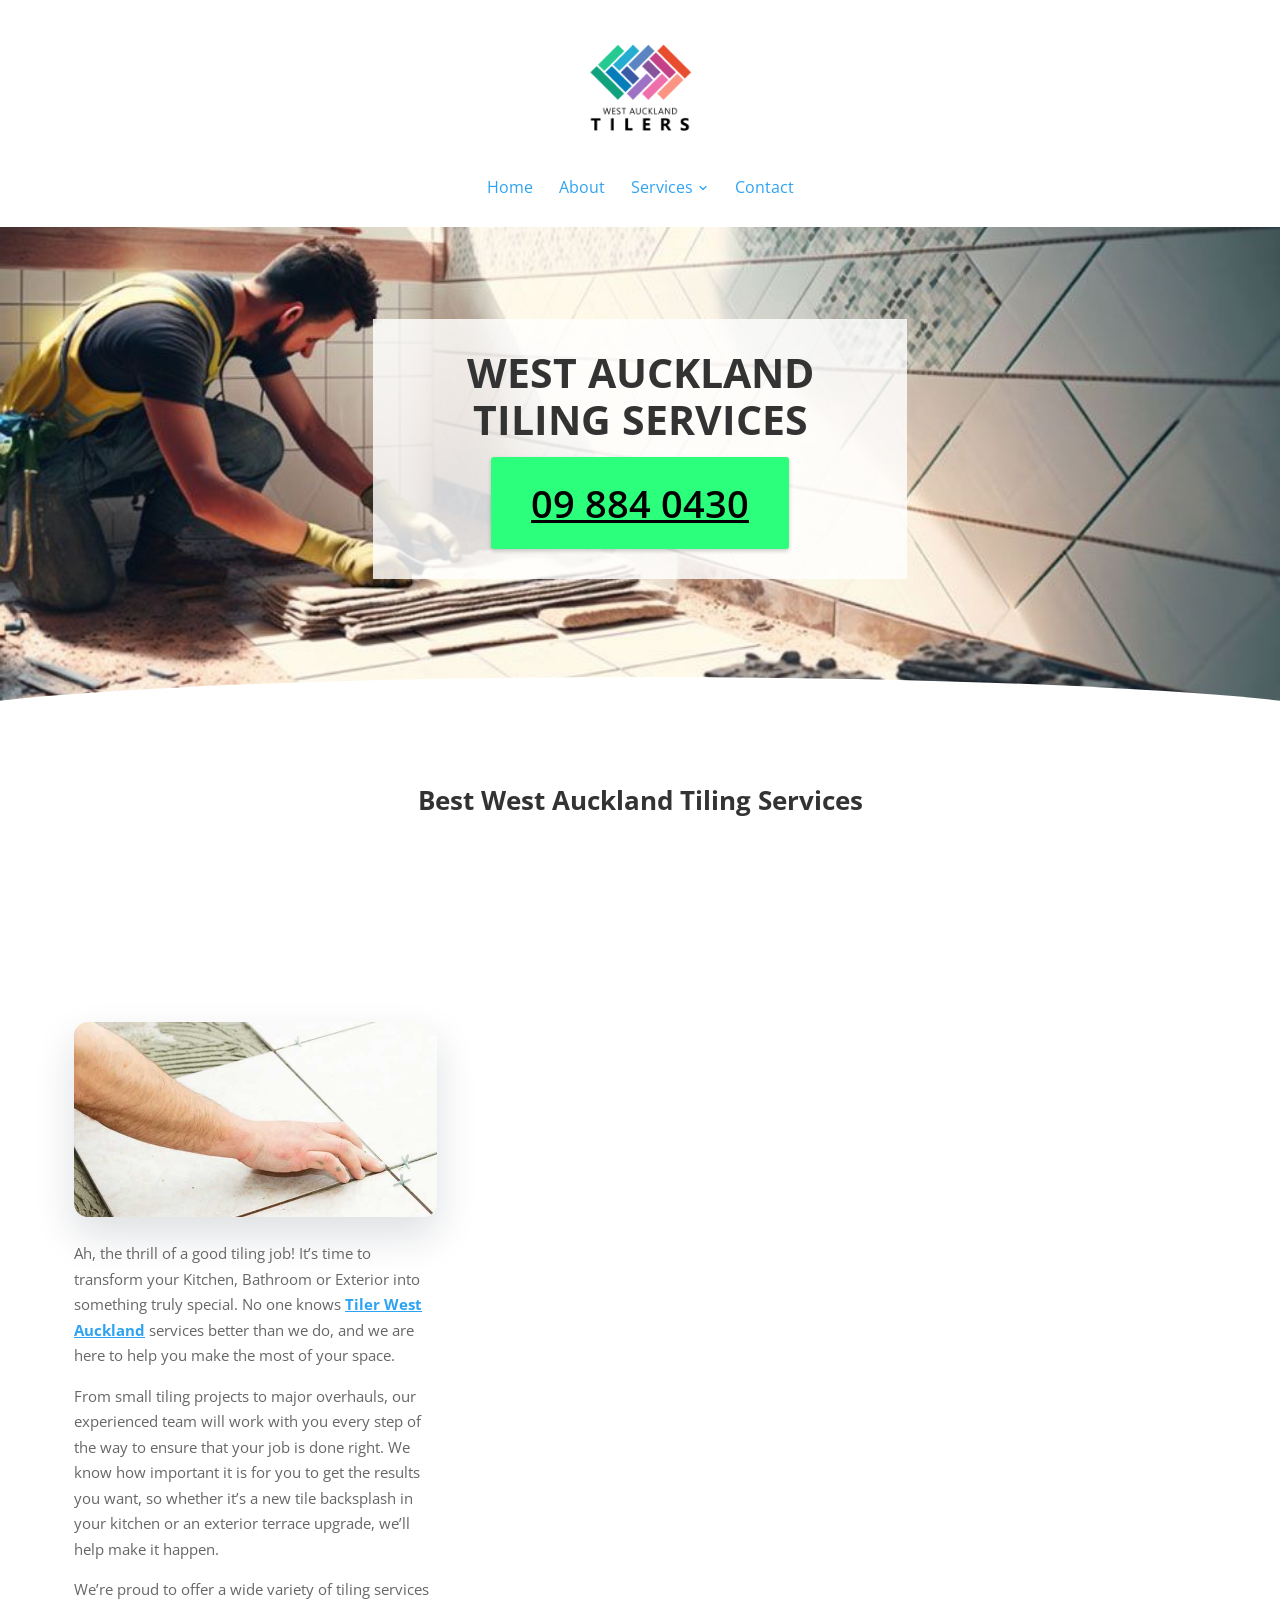
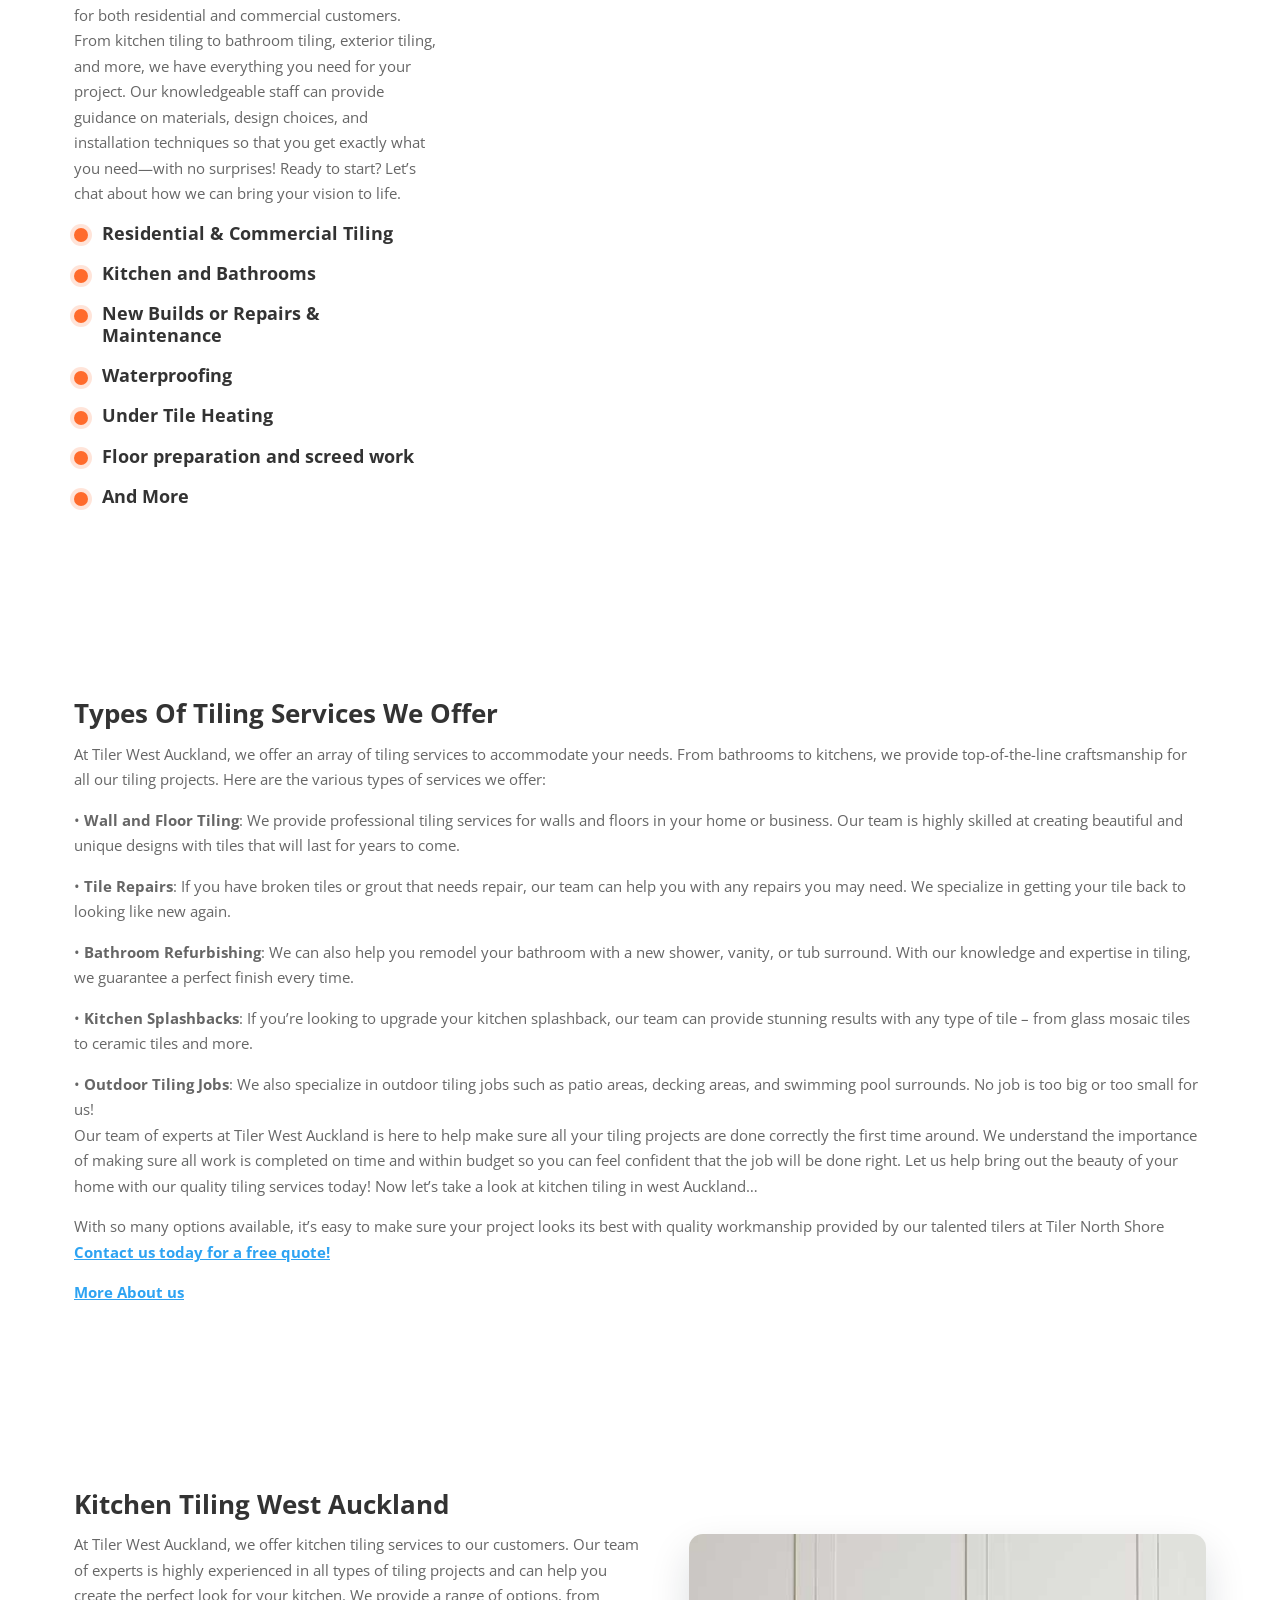
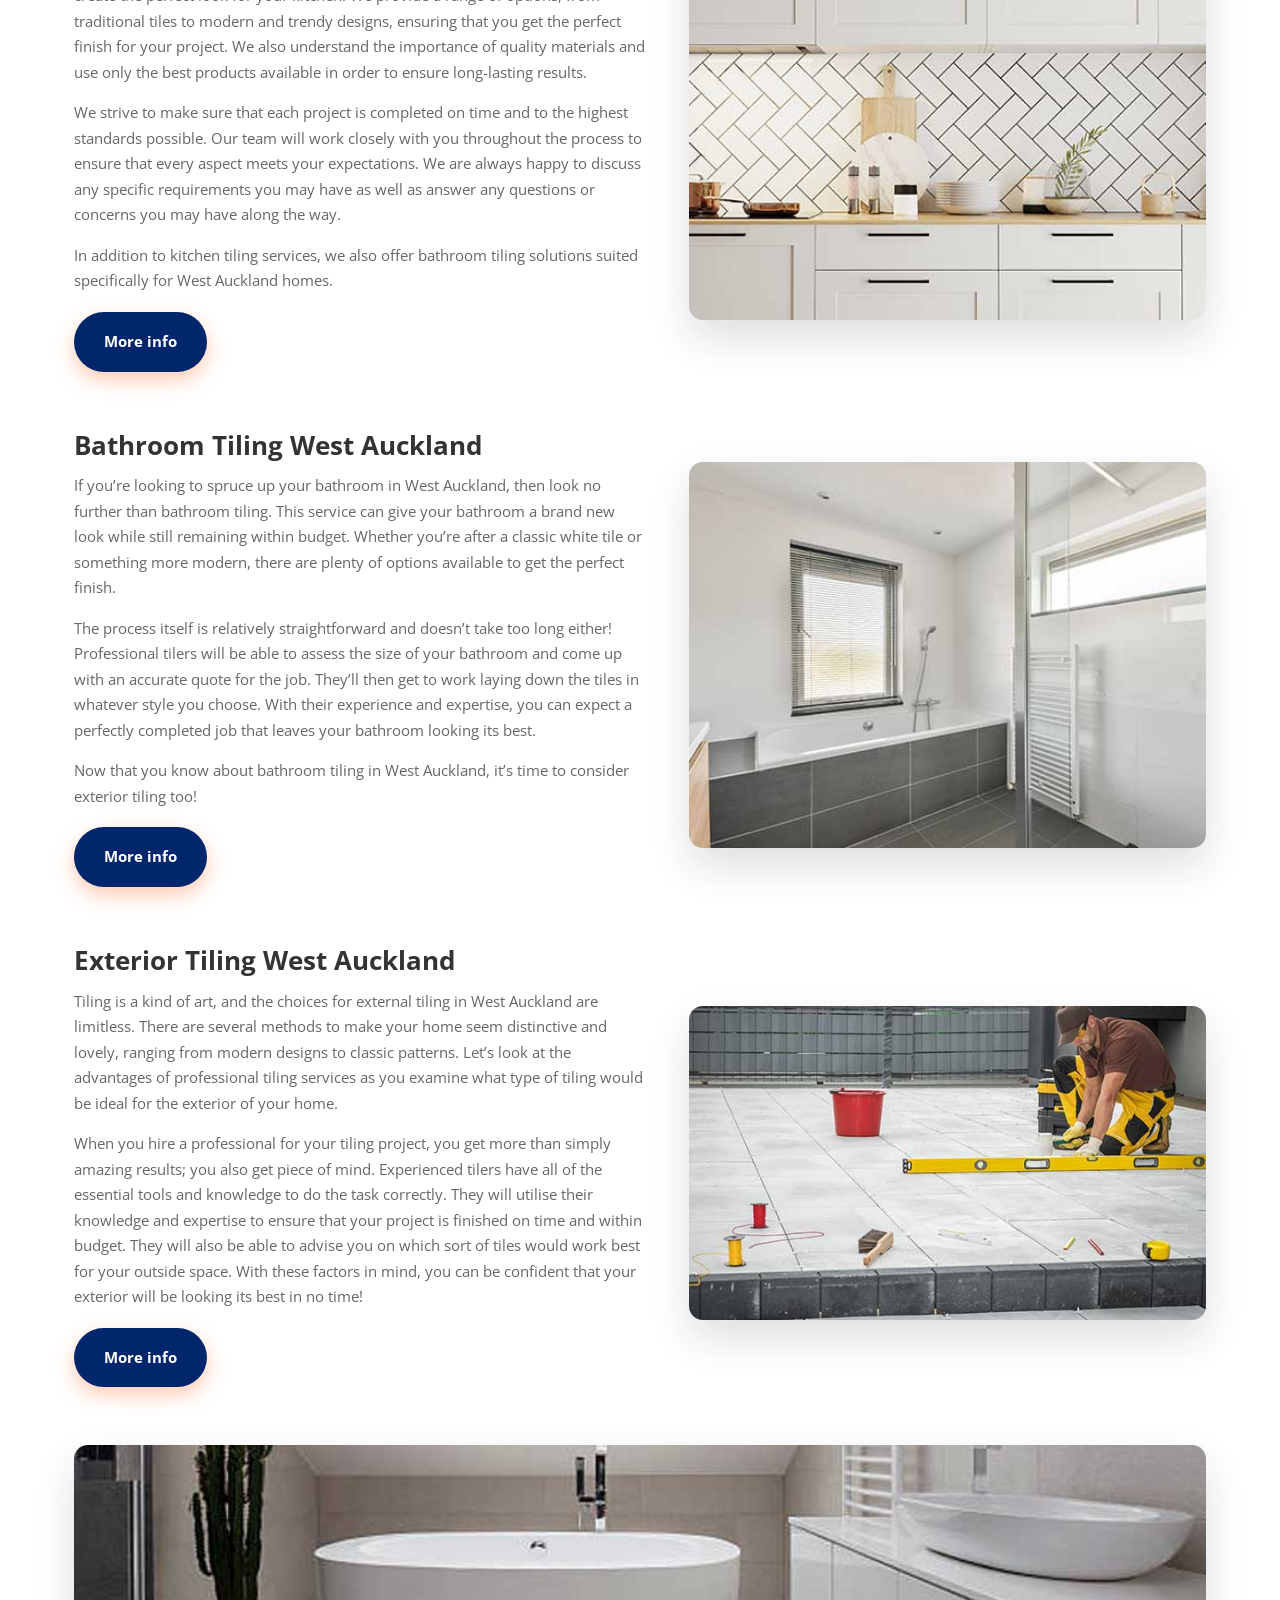
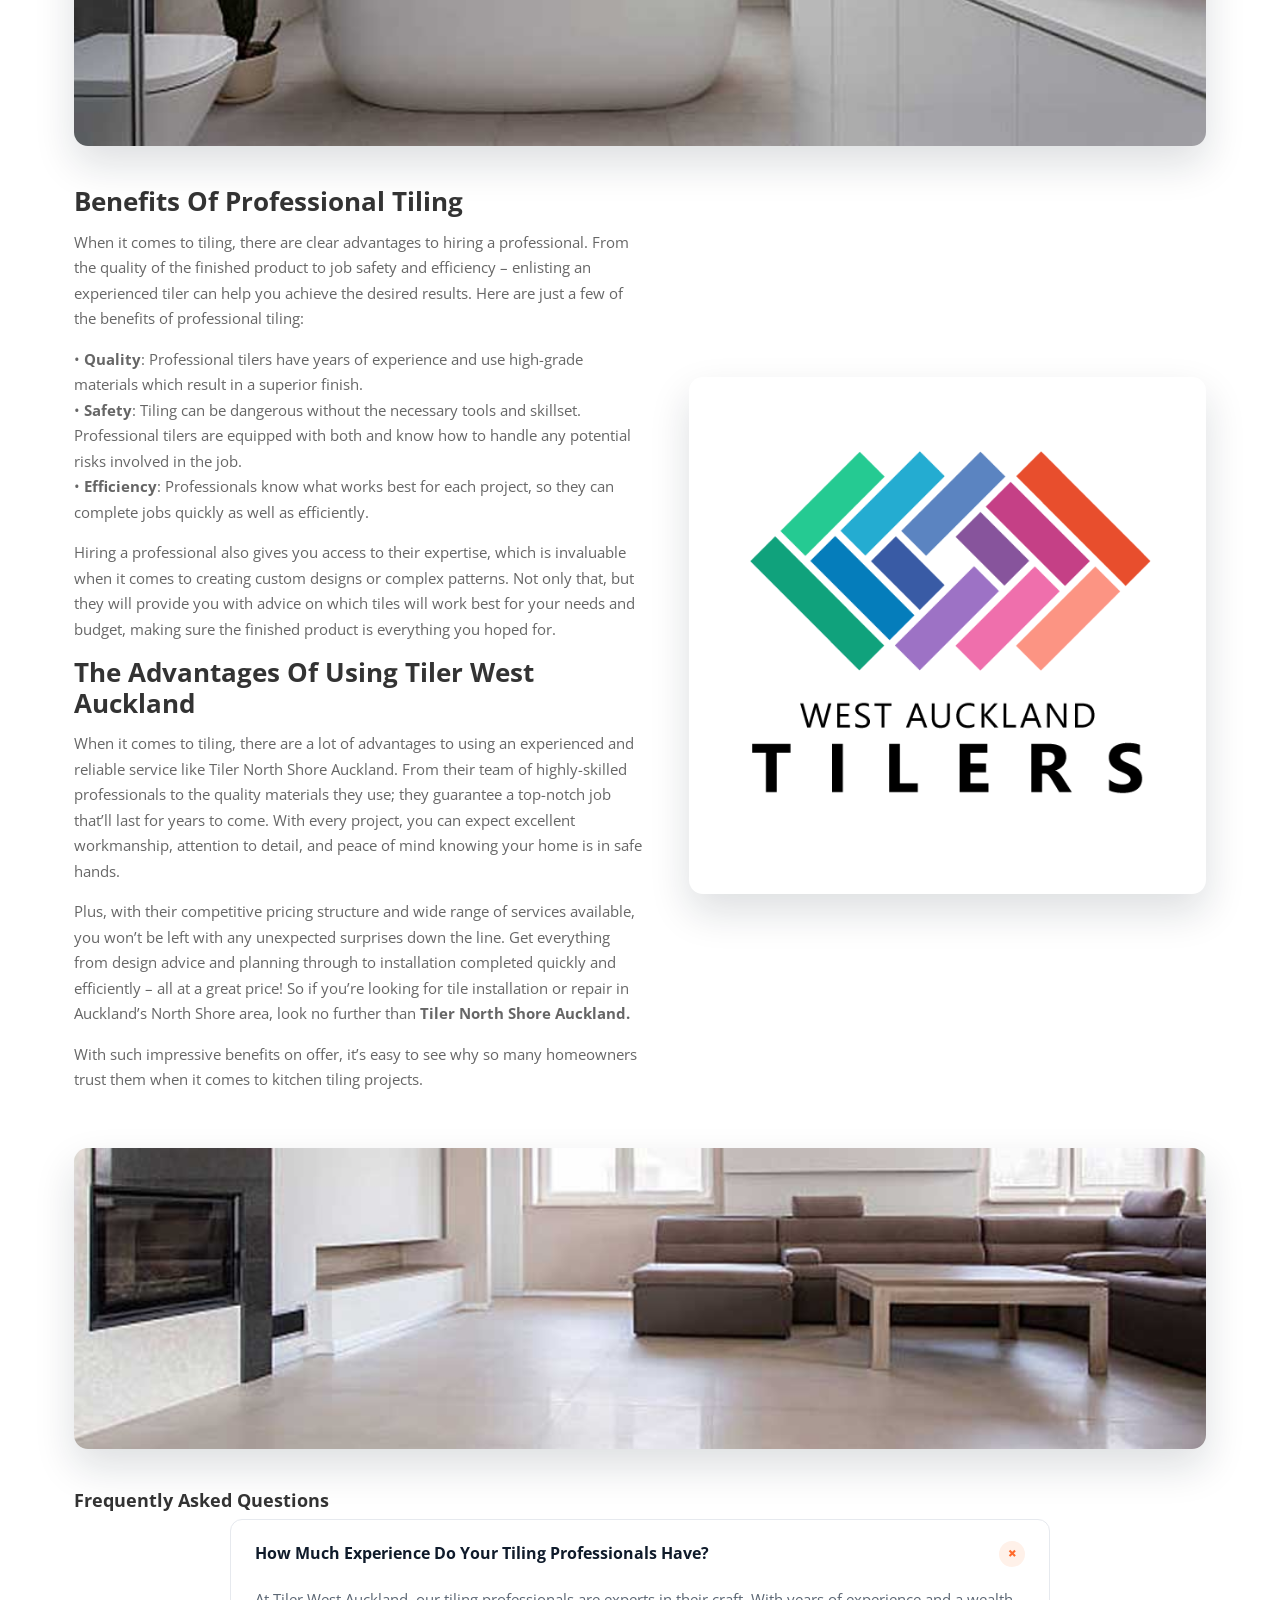
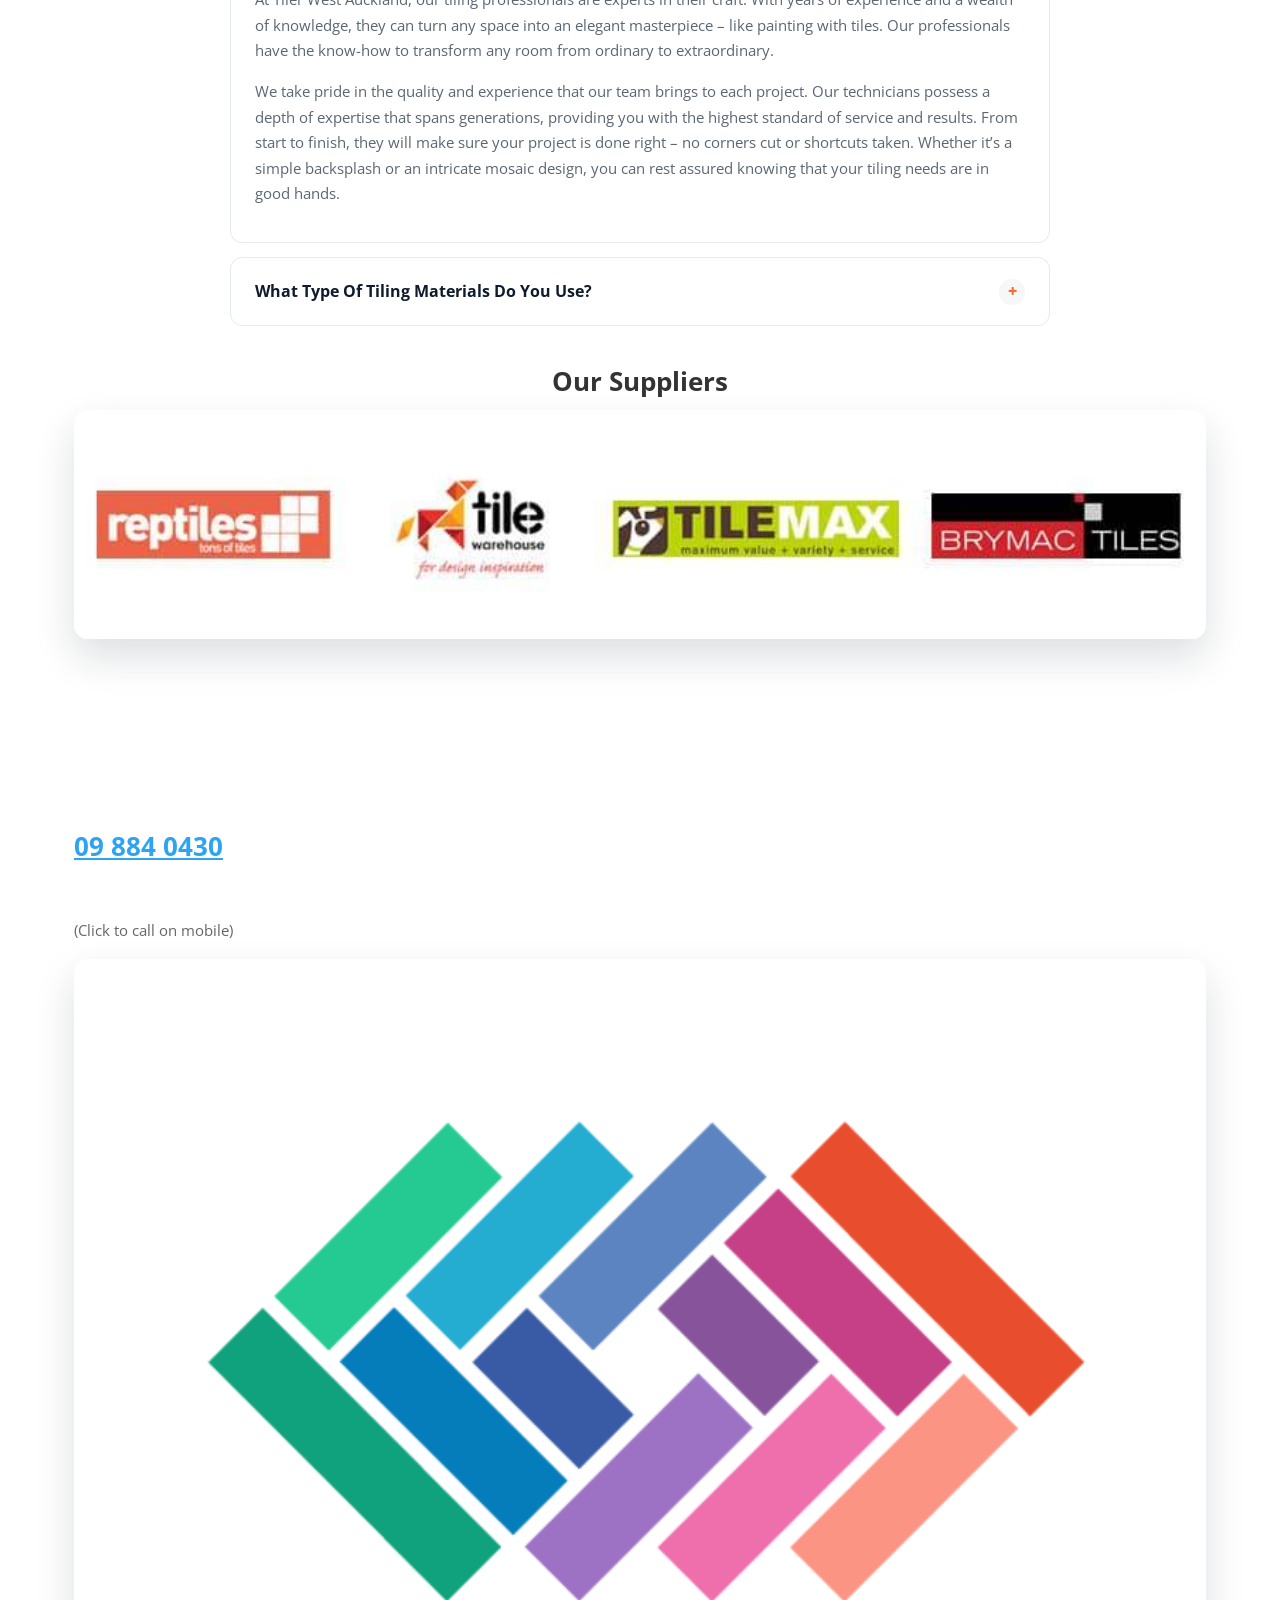
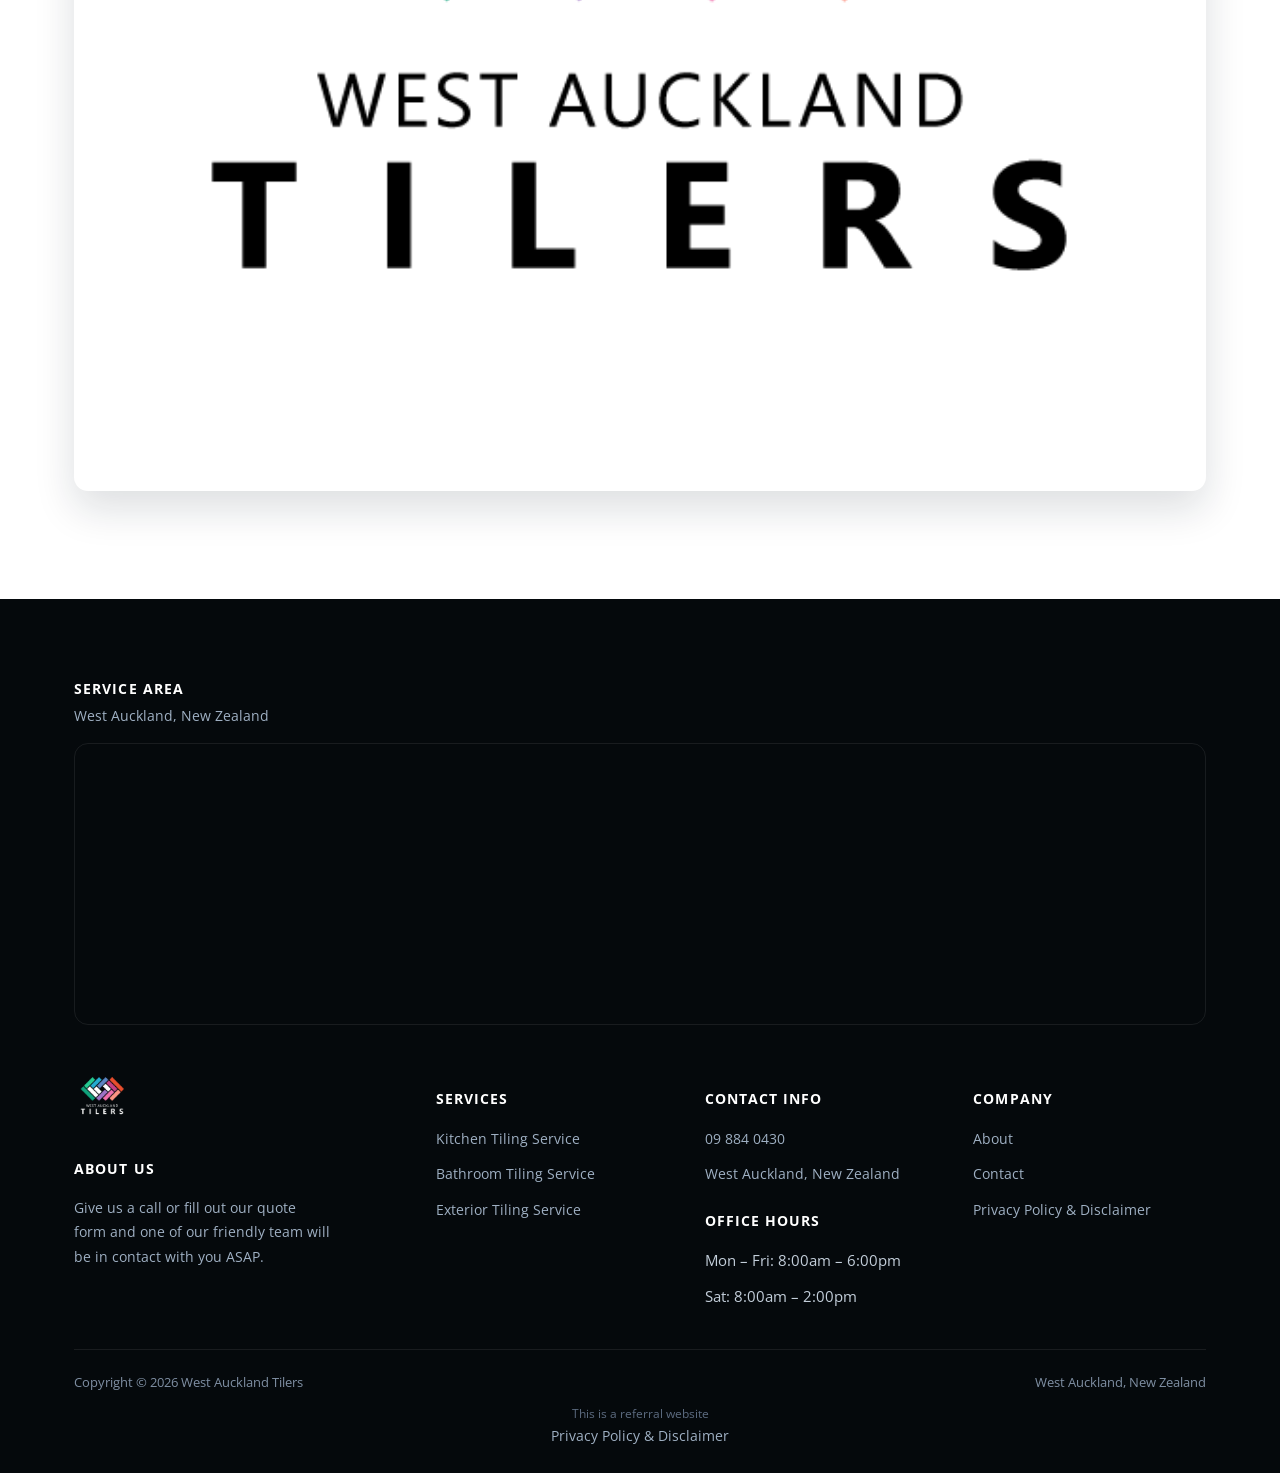
<file: services/index.html>
<!doctype html>
<html lang="en-NZ">
<head>
<!-- Google tag (gtag.js) -->
<script async src="https://www.googletagmanager.com/gtag/js?id=G-YV3QS0XEFP"></script>
<script>
  window.dataLayer = window.dataLayer || [];
  function gtag(){dataLayer.push(arguments);}
  gtag('js', new Date());
  gtag('config', 'G-YV3QS0XEFP');
</script>
<meta charset="UTF-8">
<meta name="viewport" content="width=device-width, initial-scale=1.0">
<link rel="icon" href="/favicon-32.png" sizes="32x32" type="image/png">
<link rel="icon" href="/favicon-192.png" sizes="192x192" type="image/png">
<link rel="apple-touch-icon" href="/apple-touch-icon.png">
<title>Services - Tiler West Auckland | Pro Tiling</title>
<meta name="description" content="Ah, the thrill of a good tiling job! It&#x27;s time to transform your Kitchen, Bathroom or Exterior into something truly special. No one knows Tiler West Auckland">
<meta name="robots" content="follow, index, max-snippet:-1, max-video-preview:-1, max-image-preview:large">
<link rel="canonical" href="https://tilerwestauckland.co.nz/services/">
<meta property="og:locale" content="en_US">
<meta property="og:type" content="article">
<meta property="og:title" content="Services - Tiler West Auckland | Pro Tiling">
<meta property="og:description" content="Ah, the thrill of a good tiling job! It&#x27;s time to transform your Kitchen, Bathroom or Exterior into something truly special. No one knows Tiler West Auckland">
<meta property="og:url" content="https://tilerwestauckland.co.nz/services/">
<meta property="og:site_name" content="Tiler West Auckland | Pro Tiling">
<meta name="twitter:card" content="summary_large_image">
<meta name="twitter:title" content="Services - Tiler West Auckland | Pro Tiling">
<meta name="twitter:description" content="Ah, the thrill of a good tiling job! It&#x27;s time to transform your Kitchen, Bathroom or Exterior into something truly special. No one knows Tiler West Auckland">
<meta name="twitter:label1" content="Time to read">
<meta name="twitter:data1" content="17 minutes">
<script type="application/ld+json">{"@context": "https://schema.org", "@graph": [{"@type": "Place", "@id": "https://tilerwestauckland.co.nz/#place", "address": {"@type": "PostalAddress", "addressLocality": "West Auckland", "addressRegion": "Auckland", "addressCountry": "New Zealand"}}, {"@type": ["LocalBusiness", "Organization"], "@id": "https://tilerwestauckland.co.nz/#organization", "name": "Tiler West Auckland | Pro Tiling", "url": "https://tilerwestauckland.co.nz", "email": "info@tilerwestauckland.co.nz", "address": {"@type": "PostalAddress", "addressLocality": "West Auckland", "addressRegion": "Auckland", "addressCountry": "New Zealand"}, "logo": {"@type": "ImageObject", "@id": "https://tilerwestauckland.co.nz/#logo", "url": "http://tilerwestauckland.co.nz/wp-content/uploads/2023/04/RAWlogoSquare.png", "contentUrl": "http://tilerwestauckland.co.nz/wp-content/uploads/2023/04/RAWlogoSquare.png", "caption": "Tiler West Auckland | Pro Tiling", "inLanguage": "en-US", "width": "600", "height": "600"}, "openingHours": ["Monday,Tuesday,Wednesday,Thursday,Friday 08:00-18:00", "Saturday 08:00-14:00"], "location": {"@id": "https://tilerwestauckland.co.nz/#place"}, "image": {"@id": "https://tilerwestauckland.co.nz/#logo"}, "telephone": "+64-09-884-0430"}, {"@type": "WebSite", "@id": "https://tilerwestauckland.co.nz/#website", "url": "https://tilerwestauckland.co.nz", "name": "Tiler West Auckland | Pro Tiling", "alternateName": "West Auckland Tilers | Pro Tiling", "publisher": {"@id": "https://tilerwestauckland.co.nz/#organization"}, "inLanguage": "en-US"}, {"@type": "WebPage", "@id": "https://tilerwestauckland.co.nz/services/#webpage", "url": "https://tilerwestauckland.co.nz/services/", "name": "Services - Tiler West Auckland | Pro Tiling", "datePublished": "2023-04-01T13:15:33+00:00", "dateModified": "2023-10-26T01:38:42+00:00", "isPartOf": {"@id": "https://tilerwestauckland.co.nz/#website"}, "inLanguage": "en-US"}, {"@type": "Person", "@id": "https://tilerwestauckland.co.nz/author/evieasisgmail-com/", "name": "evieasis@gmail.com", "url": "https://tilerwestauckland.co.nz/author/evieasisgmail-com/", "image": {"@type": "ImageObject", "@id": "https://secure.gravatar.com/avatar/92213e370034fc313c7048b14f206450e8dcbee5a833da66265584fc12e60af4?s=96&amp;d=mm&amp;r=g", "url": "https://secure.gravatar.com/avatar/92213e370034fc313c7048b14f206450e8dcbee5a833da66265584fc12e60af4?s=96&amp;d=mm&amp;r=g", "caption": "evieasis@gmail.com", "inLanguage": "en-US"}, "worksFor": {"@id": "https://tilerwestauckland.co.nz/#organization"}}, {"@type": "Article", "headline": "Services - Tiler West Auckland | Pro Tiling", "datePublished": "2023-04-01T13:15:33+00:00", "dateModified": "2023-10-26T01:38:42+00:00", "author": {"@id": "https://tilerwestauckland.co.nz/author/evieasisgmail-com/", "name": "evieasis@gmail.com"}, "publisher": {"@id": "https://tilerwestauckland.co.nz/#organization"}, "description": "Ah, the thrill of a good tiling job! It&#039;s time to transform your Kitchen, Bathroom or Exterior into something truly special. No one knows Tiler West Auckland", "name": "Services - Tiler West Auckland | Pro Tiling", "@id": "https://tilerwestauckland.co.nz/services/#richSnippet", "isPartOf": {"@id": "https://tilerwestauckland.co.nz/services/#webpage"}, "inLanguage": "en-US", "mainEntityOfPage": {"@id": "https://tilerwestauckland.co.nz/services/#webpage"}}]}</script>
<script type="application/ld+json">{"@context": "https://schema.org", "@type": "BreadcrumbList", "itemListElement": [{"@type": "ListItem", "position": 1, "name": "Home", "item": "https://tilerwestauckland.co.nz/"}, {"@type": "ListItem", "position": 2, "name": "Services", "item": "https://tilerwestauckland.co.nz/services/"}]}</script>
<script type="application/ld+json">{"@context": "https://schema.org", "@type": "FAQPage", "mainEntity": [{"@type": "Question", "name": "How Much Experience Do Your Tiling Professionals Have?", "acceptedAnswer": {"@type": "Answer", "text": "At Tiler West Auckland, our tiling professionals are experts in their craft. With years of experience and a wealth of knowledge, they can turn any space into an elegant masterpiece – like painting with tiles. Our professionals have the know-how to transform any room from ordinary to extraordinary. We take pride in the quality and experience that our team brings to each project. Our technicians possess a depth of expertise that spans generations, providing you with the highest standard of service and results. From start to finish, they will make sure your project is done right – no corners cut or shortcuts taken. Whether it’s a simple backsplash or an intricate mosaic design, you can rest assured knowing that your tiling needs are in good hands."}}, {"@type": "Question", "name": "What Type Of Tiling Materials Do You Use?", "acceptedAnswer": {"@type": "Answer", "text": "At Tiler West Auckland, we take pride in our high-quality tiling services. With over 20 years of experience in the industry, our professionals can handle any tiling job you need. But what materials do we use to ensure a perfect finish? We use only the best quality tile and grout materials, sourced from leading industry suppliers. Our selection includes contemporary ceramic tiles and luxurious marble for added style. We also use a range of waterproofing products to provide superior protection from moisture damage. Additionally, all our grouting products are highly durable and easy to maintain, with an impressive 95% stain resistance rate. Our team of experienced professionals will help you choose the right materials for your project, ensuring that your tiled surfaces look beautiful for years to come. We understand that cost can be an important factor when selecting tiles, which is why we provide affordable packages that suit any budget – so you can get the look you want without breaking the bank!"}}]}</script>
<link rel="preconnect" href="https://fonts.googleapis.com">
<link rel="preconnect" href="https://fonts.gstatic.com" crossorigin>
<link rel="preload" as="style" href="https://fonts.googleapis.com/css2?family=Open+Sans:wght@400;600;700;800&display=swap" onload="this.onload=null;this.rel='stylesheet'">
<noscript><link rel="stylesheet" href="https://fonts.googleapis.com/css2?family=Open+Sans:wght@400;600;700;800&display=swap"></noscript>
<link rel="stylesheet" href="/css/style.css">
</head>
<body class="">
<header class="classic">
  <div class="c-head wrap">
    <a href="/" class="brand"><img src="/images/West-AKL-Tiling-square-white.png" alt="West Auckland Tilers" width="600" height="600"></a>
    <nav class="links"><a href="/">Home</a><a href="/about/">About</a><div class="nav-item"><a href="/services/">Services <svg viewBox="0 0 24 24" fill="none" stroke-width="2.4" stroke-linecap="round" stroke-linejoin="round"><path d="m6 9 6 6 6-6"/></svg></a><div class="nav-dropdown"><a href="/bathroom-tiling/">Bathroom Tiling</a><a href="/kitchen-tiling/">Kitchen Tiling</a><a href="/exterior-tiling/">Exterior Tiling</a></div></div><a href="/contact/">Contact</a></nav>
    <button type="button" class="hamburger-btn" id="hamburgerBtn" aria-label="Open menu" aria-expanded="false"><svg viewBox="0 0 24 24" fill="none" stroke="#fff" stroke-width="2.4" stroke-linecap="round" stroke-linejoin="round"><path d="M4 7h16M4 12h16M4 17h16"/></svg></button>
  </div>
  <div class="mobile-menu" id="mobileMenu"><a href="/">Home</a><a href="/about/">About</a><a href="/services/">Services</a><div class="mobile-submenu"><a href="/bathroom-tiling/">Bathroom Tiling</a><a href="/kitchen-tiling/">Kitchen Tiling</a><a href="/exterior-tiling/">Exterior Tiling</a></div><a href="/contact/">Contact</a><a href="tel:+6498840430" class="mobile-menu-phone">Call 09 884 0430</a></div>
</header>
<main>
<section class="hero-c" id="top"><div class="hero-c-box"><div class="row"><div class="text"><h1>West Auckland Tiling Services</h1></div><p class="btn-wrap"><a class="btn btn-primary" href="tel:098840430">09 884 0430</a></p></div></div></section>
<section class=""><div class="wrap"><div class="row"><div class="text">


<h2>Best West Auckland Tiling Services</h2>

 

</div></div></div></section>
<section class=""><div class="wrap"><div class="row cols cols-2 formrow"><div class="col"><div class="figure"><img src="/images/west-auckland-tiling-service-small-banner-1.jpg" alt="Nice Tiles Going Into Place in a West Auckland Tiling Service" width="692" height="372" loading="lazy" decoding="async"></div><div class="text"><p>Ah, the thrill of a good tiling job! It’s time to transform your Kitchen, Bathroom or Exterior into something truly special. No one knows <a href="/">Tiler West Auckland</a> services better than we do, and we are here to help you make the most of your space.</p>
<p>From small tiling projects to major overhauls, our experienced team will work with you every step of the way to ensure that your job is done right. We know how important it is for you to get the results you want, so whether it’s a new tile backsplash in your kitchen or an exterior terrace upgrade, we’ll help make it happen.</p>
<p>We’re proud to offer a wide variety of tiling services for both residential and commercial customers. From kitchen tiling to bathroom tiling, exterior tiling, and more, we have everything you need for your project. Our knowledgeable staff can provide guidance on materials, design choices, and installation techniques so that you get exactly what you need—with no surprises! Ready to start? Let’s chat about how we can bring your vision to life.</p>

<ul>
<li>
<h3>Residential &amp; Commercial Tiling</h3>
</li>
<li>
<h3>Kitchen and Bathrooms</h3>
</li>
<li>
<h3>New Builds or Repairs &amp; Maintenance</h3>
</li>
<li>
<h3>Waterproofing</h3>
</li>
<li>
<h3>Under Tile Heating</h3>
</li>
<li>
<h3>Floor preparation and screed work</h3>
</li>
<li>
<h3>And More</h3>
</li>
</ul></div></div><div class="col"><div class="form-card"><iframe src="https://api.leadconnectorhq.com/widget/form/F7TSjksMyxoySWClUekg" style="width:100%;height:100%;min-height:992px;border:none;border-radius:14px" id="inline-F7TSjksMyxoySWClUekg" data-layout="{'id':'INLINE'}" data-trigger-type="alwaysShow" data-trigger-value="" data-activation-type="alwaysActivated" data-activation-value="" data-deactivation-type="neverDeactivate" data-deactivation-value="" data-form-name="Tiler WEST" data-height="992" data-layout-iframe-id="inline-F7TSjksMyxoySWClUekg" data-form-id="F7TSjksMyxoySWClUekg" data-cookie-consent="true" data-cookie-consent-provider="auto" title="Tiler WEST"></iframe></div></div></div></div></section>
<section class=""><div class="wrap"><div class="row"><div class="text"><h2>Types Of Tiling Services We Offer</h2>
<p>At Tiler West Auckland, we offer an array of tiling services to accommodate your needs. From bathrooms to kitchens, we provide top-of-the-line craftsmanship for all our tiling projects. Here are the various types of services we offer:</p>
<p>• <strong>Wall and Floor Tiling</strong>: We provide professional tiling services for walls and floors in your home or business. Our team is highly skilled at creating beautiful and unique designs with tiles that will last for years to come.</p>
<p>• <strong>Tile Repairs</strong>: If you have broken tiles or grout that needs repair, our team can help you with any repairs you may need. We specialize in getting your tile back to looking like new again.</p>
<p>• <strong>Bathroom Refurbishing</strong>: We can also help you remodel your bathroom with a new shower, vanity, or tub surround. With our knowledge and expertise in tiling, we guarantee a perfect finish every time.</p>
<p>• <strong>Kitchen Splashbacks</strong>: If you’re looking to upgrade your kitchen splashback, our team can provide stunning results with any type of tile – from glass mosaic tiles to ceramic tiles and more.</p>
<p>• <strong>Outdoor Tiling Jobs</strong>: We also specialize in outdoor tiling jobs such as patio areas, decking areas, and swimming pool surrounds. No job is too big or too small for us!<br>Our team of experts at Tiler West Auckland is here to help make sure all your tiling projects are done correctly the first time around. We understand the importance of making sure all work is completed on time and within budget so you can feel confident that the job will be done right. Let us help bring out the beauty of your home with our quality tiling services today! Now let’s take a look at kitchen tiling in west Auckland…</p>
<p>With so many options available, it’s easy to make sure your project looks its best with quality workmanship provided by our talented tilers at Tiler North Shore <a href="https://tilernorthshoreauckland.co.nz/contact/" target="_blank" rel="noopener">Contact us today for a free quote!</a></p>
<p><a href="https://tilernorthshoreauckland.co.nz/about/" target="_blank" rel="noopener">More About us</a></p></div></div></div></section>
<section class=""><div class="wrap"><div class="row cols cols-2"><div class="col"><div class="text"><h2>Kitchen Tiling West Auckland</h2>
<p>At Tiler West Auckland, we offer kitchen tiling services to our customers. Our team of experts is highly experienced in all types of tiling projects and can help you create the perfect look for your kitchen. We provide a range of options, from traditional tiles to modern and trendy designs, ensuring that you get the perfect finish for your project. We also understand the importance of quality materials and use only the best products available in order to ensure long-lasting results.</p>
<p>We strive to make sure that each project is completed on time and to the highest standards possible. Our team will work closely with you throughout the process to ensure that every aspect meets your expectations. We are always happy to discuss any specific requirements you may have as well as answer any questions or concerns you may have along the way.</p>
<p>In addition to kitchen tiling services, we also offer bathroom tiling solutions suited specifically for West Auckland homes.</p></div><p class="btn-wrap"><a class="btn btn-primary" href="/kitchen-tiling/">More info</a></p></div><div class="col"><div class="figure"><img src="/images/west-auckland-tiling-home.jpg" alt="Kitchen Tiling in Tiler West Auckland" width="474" height="354" loading="lazy" decoding="async"></div></div></div><div class="row cols cols-2"><div class="col"><div class="text"><h2>Bathroom Tiling West Auckland</h2>
<p>If you’re looking to spruce up your bathroom in West Auckland, then look no further than bathroom tiling. This service can give your bathroom a brand new look while still remaining within budget. Whether you’re after a classic white tile or something more modern, there are plenty of options available to get the perfect finish.</p>
<p>The process itself is relatively straightforward and doesn’t take too long either! Professional tilers will be able to assess the size of your bathroom and come up with an accurate quote for the job. They’ll then get to work laying down the tiles in whatever style you choose. With their experience and expertise, you can expect a perfectly completed job that leaves your bathroom looking its best.</p>
<p>Now that you know about bathroom tiling in West Auckland, it’s time to consider exterior tiling too!</p></div><p class="btn-wrap"><a class="btn btn-primary" href="/bathroom-tiling/">More info</a></p></div><div class="col"><div class="figure"><img src="/images/west-auckland-tiling-home-4.jpg" alt="Bathroom Tiling West Auckland" width="474" height="354" loading="lazy" decoding="async"></div></div></div><div class="row cols cols-2"><div class="col"><div class="text"><h2>Exterior Tiling West Auckland</h2>
<p>Tiling is a kind of art, and the choices for external tiling in West Auckland are limitless. There are several methods to make your home seem distinctive and lovely, ranging from modern designs to classic patterns. Let’s look at the advantages of professional tiling services as you examine what type of tiling would be ideal for the exterior of your home.</p>
<p>When you hire a professional for your tiling project, you get more than simply amazing results; you also get piece of mind. Experienced tilers have all of the essential tools and knowledge to do the task correctly. They will utilise their knowledge and expertise to ensure that your project is finished on time and within budget. They will also be able to advise you on which sort of tiles would work best for your outside space. With these factors in mind, you can be confident that your exterior will be looking its best in no time!</p></div><p class="btn-wrap"><a class="btn btn-primary" href="/exterior-tiling/">More info</a></p></div><div class="col"><div class="figure"><img src="/images/tiling-west-auckland.jpg" alt="Exterior Tiling West Auckland" width="582" height="354" loading="lazy" decoding="async"></div></div></div><div class="row"><div class="figure"><img src="/images/Hamilton-Tiling-Service-Bathroom-Tiling-Result.jpg" alt="finished bathroom show room open" width="948" height="252" loading="lazy" decoding="async"></div></div><div class="row cols cols-2"><div class="col"><div class="text">



<h2>Benefits Of Professional Tiling</h2>
<p>When it comes to tiling, there are clear advantages to hiring a professional. From the quality of the finished product to job safety and efficiency – enlisting an experienced tiler can help you achieve the desired results. Here are just a few of the benefits of professional tiling:</p>
<p>• <strong>Quality</strong>: Professional tilers have years of experience and use high-grade materials which result in a superior finish.<br>• <strong>Safety</strong>: Tiling can be dangerous without the necessary tools and skillset. Professional tilers are equipped with both and know how to handle any potential risks involved in the job.<br>• <strong>Efficiency</strong>: Professionals know what works best for each project, so they can complete jobs quickly as well as efficiently.</p>
<p>Hiring a professional also gives you access to their expertise, which is invaluable when it comes to creating custom designs or complex patterns. Not only that, but they will provide you with advice on which tiles will work best for your needs and budget, making sure the finished product is everything you hoped for.</p>
<h2>The Advantages Of Using Tiler West Auckland</h2>
<p>When it comes to tiling, there are a lot of advantages to using an experienced and reliable service like Tiler North Shore Auckland. From their team of highly-skilled professionals to the quality materials they use; they guarantee a top-notch job that’ll last for years to come. With every project, you can expect excellent workmanship, attention to detail, and peace of mind knowing your home is in safe hands.</p>
<p>Plus, with their competitive pricing structure and wide range of services available, you won’t be left with any unexpected surprises down the line. Get everything from design advice and planning through to installation completed quickly and efficiently – all at a great price! So if you’re looking for tile installation or repair in Auckland’s North Shore area, look no further than <strong>Tiler North Shore Auckland.</strong></p>
<p>With such impressive benefits on offer, it’s easy to see why so many homeowners trust them when it comes to kitchen tiling projects.</p>



</div></div><div class="col"><div class="figure"><img src="/images/West-AKL-Tiling-square-white.png" alt="West Auckland Tilers Logo" width="600" height="600" loading="lazy" decoding="async"></div></div></div><div class="row"><div class="figure"><img src="/images/westa-auckland-tiling-service-lounge-tiled.jpg" alt="How we Like to Lay our Tiles in Lounges" width="948" height="252" loading="lazy" decoding="async"></div></div><div class="row"><div class="text"><h3>Frequently Asked Questions</h3></div><div class="faq-wrap"><details class="faq-item" open><summary>How Much Experience Do Your Tiling Professionals Have?<span class="faq-icon">+</span></summary><div class="faq-answer"><p>At Tiler West Auckland, our tiling professionals are experts in their craft. With years of experience and a wealth of knowledge, they can turn any space into an elegant masterpiece – like painting with tiles. Our professionals have the know-how to transform any room from ordinary to extraordinary.</p>
<p>We take pride in the quality and experience that our team brings to each project. Our technicians possess a depth of expertise that spans generations, providing you with the highest standard of service and results. From start to finish, they will make sure your project is done right – no corners cut or shortcuts taken. Whether it’s a simple backsplash or an intricate mosaic design, you can rest assured knowing that your tiling needs are in good hands.</p></div></details><details class="faq-item" ><summary>What Type Of Tiling Materials Do You Use?<span class="faq-icon">+</span></summary><div class="faq-answer"><p>At Tiler West Auckland, we take pride in our high-quality tiling services. With over 20 years of experience in the industry, our professionals can handle any tiling job you need. But what materials do we use to ensure a perfect finish?</p>
<p>We use only the best quality tile and grout materials, sourced from leading industry suppliers. Our selection includes contemporary ceramic tiles and luxurious marble for added style. We also use a range of waterproofing products to provide superior protection from moisture damage. Additionally, all our grouting products are highly durable and easy to maintain, with an impressive 95% stain resistance rate.</p>
<p>Our team of experienced professionals will help you choose the right materials for your project, ensuring that your tiled surfaces look beautiful for years to come. We understand that cost can be an important factor when selecting tiles, which is why we provide affordable packages that suit any budget – so you can get the look you want without breaking the bank!</p></div></details></div></div><div class="row"><div class="text"><h2>Our Suppliers</h2></div><div class="figure"><img src="/images/Suppliers.jpg" alt="Hamilton tiling suppliers logos" width="800" height="162" loading="lazy" decoding="async"></div></div></div></section>
<section class=""><div class="wrap"><div class="row"><div class="text"><h2><a href="tel:098840430">09 884 0430</a></h2>
<h2> </h2>
<p>(Click to call on mobile)</p></div><div class="figure"><img src="/images/West-AKL-Tiling-square-white.png" alt="West Auckland Tilers Logo" width="600" height="600" loading="lazy" decoding="async"></div></div></div></section>
</main>
<footer>
  <div class="wrap">
    <div class="footer-map-head"><h4>Service Area</h4><p>West Auckland, New Zealand</p></div><div class="footer-map"><iframe src="https://www.google.com/maps/embed?pb=!1m14!1m8!1m3!1d204224.2497723872!2d174.5544784!3d-36.8902549!3m2!1i1024!2i768!4f13.1!3m3!1m2!1s0x65271b94ae3bc821%3A0xd985370ead5fbfb7!2sWest%20Auckland%20Tilers%20-%20Pro%20Tiling!5e0!3m2!1sen!2snz!4v1680159559003!5m2!1sen!2snz" width="600" height="280" style="border:0" allowfullscreen loading="lazy" referrerpolicy="no-referrer-when-downgrade" title="West Auckland Tilers service area map"></iframe></div>
    <div class="footer-grid "><div class="footer-brand"><a href="/" class="brand"><img src="/images/West-AKL-Tiling-Footer.png" alt="West Auckland Tilers" width="600" height="600" loading="lazy"></a><h4>About us</h4><p>Give us a call or fill out our quote form and one of our friendly team will be in contact with you ASAP.</p></div><div><h4>Services</h4><ul><li><a href="/kitchen-tiling/">Kitchen Tiling Service</a></li><li><a href="/bathroom-tiling/">Bathroom Tiling Service</a></li><li><a href="/exterior-tiling/">Exterior Tiling Service</a></li></ul></div><div><h4>Contact Info</h4><ul><li><a href="tel:+6498840430">09 884 0430</a></li><li><a href="https://goo.gl/maps/9uy1LT7RyKT5pGuk7" target="_blank" rel="noopener">West Auckland, New Zealand</a></li></ul><h4 style="margin-top:22px;">Office Hours</h4><ul><li>Mon &ndash; Fri: 8:00am &ndash; 6:00pm</li><li>Sat: 8:00am &ndash; 2:00pm</li></ul></div><div><h4>Company</h4><ul><li><a href="/about/">About</a></li><li><a href="/contact/">Contact</a></li><li><a href="/privacy-policy/">Privacy Policy &amp; Disclaimer</a></li></ul></div></div>
    <div class="footer-bottom"><span>Copyright &copy; 2026 West Auckland Tilers</span><span>West Auckland, New Zealand</span></div>
    <div class="footer-disclosure">This is a referral website<br><a href="/privacy-policy/">Privacy Policy &amp; Disclaimer</a></div>
  </div>
</footer>
<script>
(function(){var b=document.getElementById('hamburgerBtn'),m=document.getElementById('mobileMenu');if(!b||!m)return;b.addEventListener('click',function(){var o=m.classList.toggle('open');b.setAttribute('aria-expanded',o?'true':'false');});})();
</script>
<script src="https://link.msgsndr.com/js/form_embed.js" defer></script>
</body>
</html>
</file>
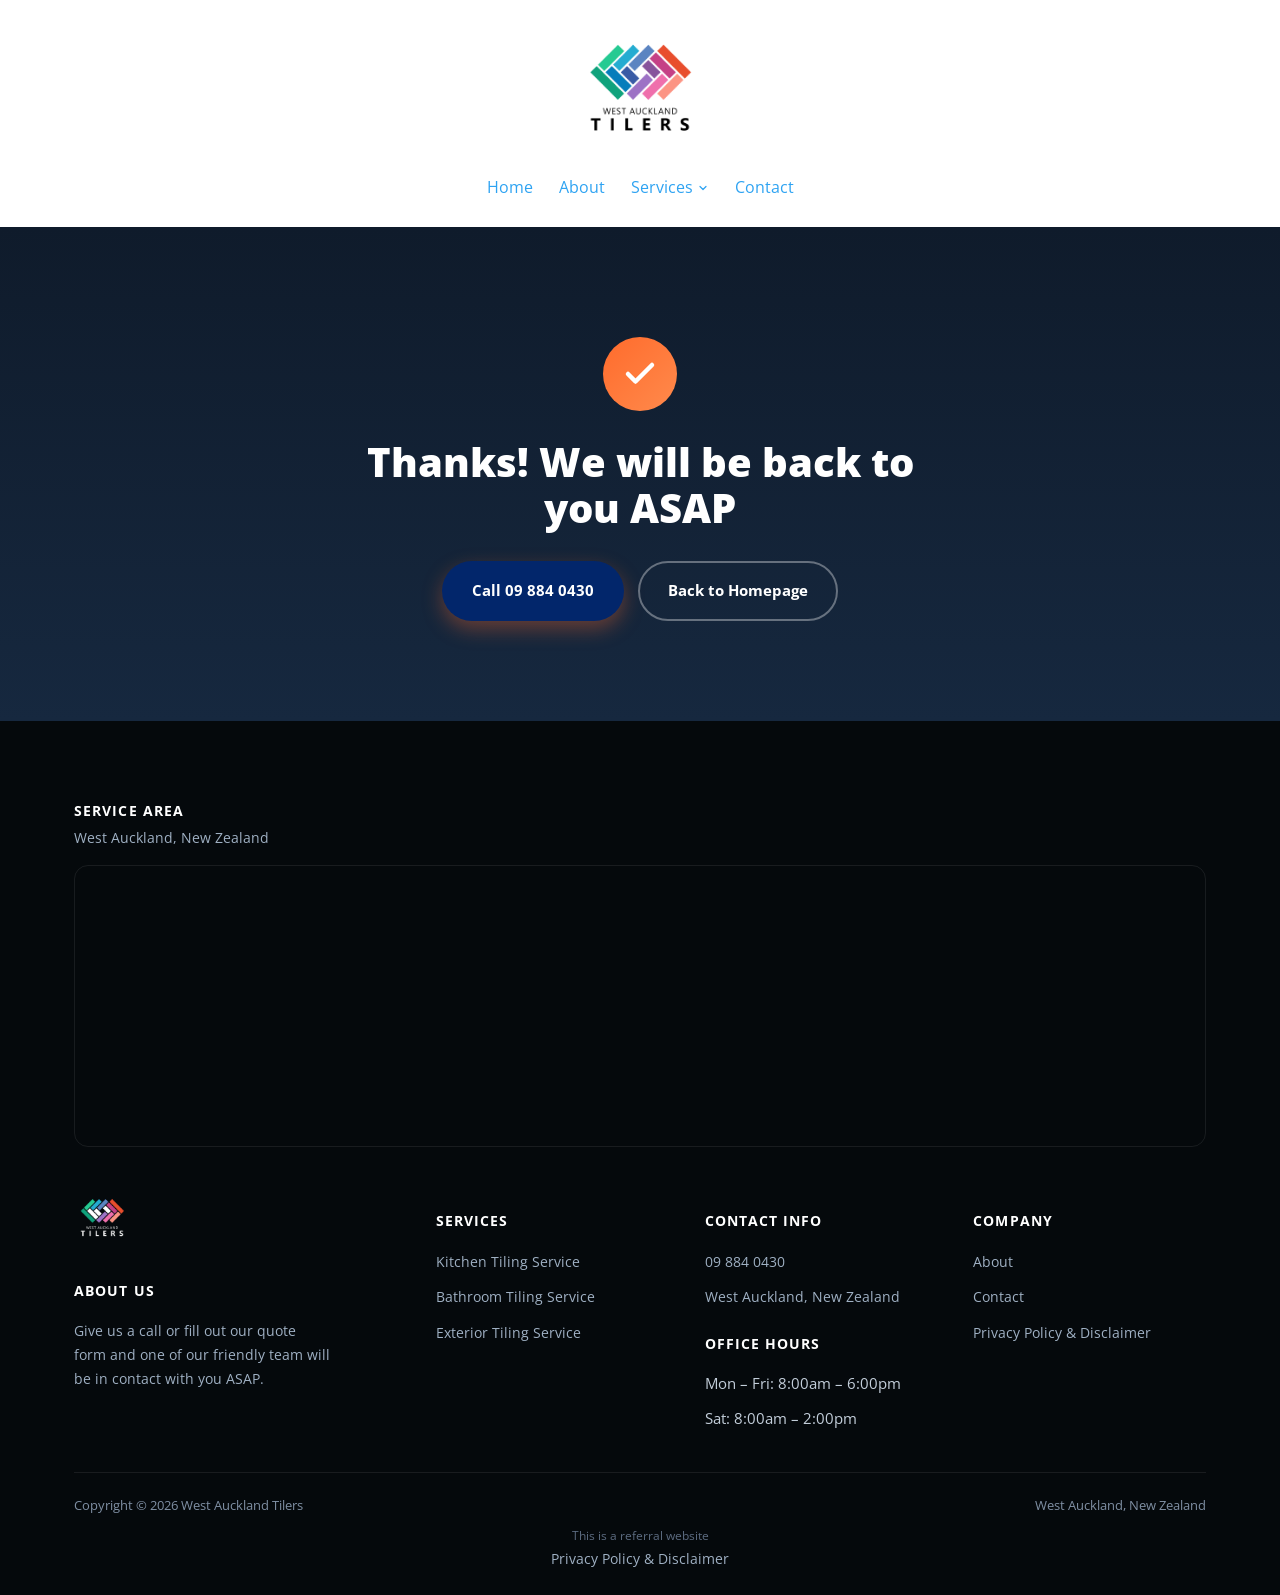
<file: thanks/index.html>
<!doctype html>
<html lang="en-NZ">
<head>
<!-- Google tag (gtag.js) -->
<script async src="https://www.googletagmanager.com/gtag/js?id=G-YV3QS0XEFP"></script>
<script>
  window.dataLayer = window.dataLayer || [];
  function gtag(){dataLayer.push(arguments);}
  gtag('js', new Date());
  gtag('config', 'G-YV3QS0XEFP');
</script>
<meta charset="UTF-8">
<meta name="viewport" content="width=device-width, initial-scale=1.0">
<link rel="icon" href="/favicon-32.png" sizes="32x32" type="image/png">
<link rel="icon" href="/favicon-192.png" sizes="192x192" type="image/png">
<link rel="apple-touch-icon" href="/apple-touch-icon.png">
<title>Thanks - Tiler West Auckland | Pro Tiling</title>
<meta name="description" content="Thanks! We will be back to you ASAP">
<meta name="robots" content="follow, index, max-snippet:-1, max-video-preview:-1, max-image-preview:large">
<link rel="canonical" href="https://tilerwestauckland.co.nz/thanks/">
<meta property="og:locale" content="en_US">
<meta property="og:type" content="article">
<meta property="og:title" content="Thanks - Tiler West Auckland | Pro Tiling">
<meta property="og:description" content="Thanks! We will be back to you ASAP">
<meta property="og:url" content="https://tilerwestauckland.co.nz/thanks/">
<meta property="og:site_name" content="Tiler West Auckland | Pro Tiling">
<meta name="twitter:card" content="summary_large_image">
<meta name="twitter:title" content="Thanks - Tiler West Auckland | Pro Tiling">
<meta name="twitter:description" content="Thanks! We will be back to you ASAP">
<meta name="twitter:label1" content="Time to read">
<meta name="twitter:data1" content="Less than a minute">
<script type="application/ld+json">{"@context": "https://schema.org", "@graph": [{"@type": "Place", "@id": "https://tilerwestauckland.co.nz/#place", "address": {"@type": "PostalAddress", "addressLocality": "West Auckland", "addressRegion": "Auckland", "addressCountry": "New Zealand"}}, {"@type": ["LocalBusiness", "Organization"], "@id": "https://tilerwestauckland.co.nz/#organization", "name": "Tiler West Auckland | Pro Tiling", "url": "https://tilerwestauckland.co.nz", "email": "info@tilerwestauckland.co.nz", "address": {"@type": "PostalAddress", "addressLocality": "West Auckland", "addressRegion": "Auckland", "addressCountry": "New Zealand"}, "logo": {"@type": "ImageObject", "@id": "https://tilerwestauckland.co.nz/#logo", "url": "http://tilerwestauckland.co.nz/wp-content/uploads/2023/04/RAWlogoSquare.png", "contentUrl": "http://tilerwestauckland.co.nz/wp-content/uploads/2023/04/RAWlogoSquare.png", "caption": "Tiler West Auckland | Pro Tiling", "inLanguage": "en-US", "width": "600", "height": "600"}, "openingHours": ["Monday,Tuesday,Wednesday,Thursday,Friday 08:00-18:00", "Saturday 08:00-14:00"], "location": {"@id": "https://tilerwestauckland.co.nz/#place"}, "image": {"@id": "https://tilerwestauckland.co.nz/#logo"}, "telephone": "+64-09-884-0430"}, {"@type": "WebSite", "@id": "https://tilerwestauckland.co.nz/#website", "url": "https://tilerwestauckland.co.nz", "name": "Tiler West Auckland | Pro Tiling", "alternateName": "West Auckland Tilers | Pro Tiling", "publisher": {"@id": "https://tilerwestauckland.co.nz/#organization"}, "inLanguage": "en-US"}, {"@type": "WebPage", "@id": "https://tilerwestauckland.co.nz/thanks/#webpage", "url": "https://tilerwestauckland.co.nz/thanks/", "name": "Thanks - Tiler West Auckland | Pro Tiling", "datePublished": "2023-03-27T00:10:05+00:00", "dateModified": "2023-03-27T00:10:08+00:00", "isPartOf": {"@id": "https://tilerwestauckland.co.nz/#website"}, "inLanguage": "en-US"}, {"@type": "Person", "@id": "https://tilerwestauckland.co.nz/author/samstoysnzgmail-com/", "name": "samstoysnz@gmail.com", "url": "https://tilerwestauckland.co.nz/author/samstoysnzgmail-com/", "image": {"@type": "ImageObject", "@id": "https://secure.gravatar.com/avatar/1a805ecce72dbea624f8210f16b617142cd50f277b3b90b3f68485606a558cd0?s=96&amp;d=mm&amp;r=g", "url": "https://secure.gravatar.com/avatar/1a805ecce72dbea624f8210f16b617142cd50f277b3b90b3f68485606a558cd0?s=96&amp;d=mm&amp;r=g", "caption": "samstoysnz@gmail.com", "inLanguage": "en-US"}, "sameAs": ["http://tilerwestauckland.co.nz"], "worksFor": {"@id": "https://tilerwestauckland.co.nz/#organization"}}, {"@type": "Article", "headline": "Thanks - Tiler West Auckland | Pro Tiling", "datePublished": "2023-03-27T00:10:05+00:00", "dateModified": "2023-03-27T00:10:08+00:00", "author": {"@id": "https://tilerwestauckland.co.nz/author/samstoysnzgmail-com/", "name": "samstoysnz@gmail.com"}, "publisher": {"@id": "https://tilerwestauckland.co.nz/#organization"}, "description": "Thanks! We will be back to you ASAP", "name": "Thanks - Tiler West Auckland | Pro Tiling", "@id": "https://tilerwestauckland.co.nz/thanks/#richSnippet", "isPartOf": {"@id": "https://tilerwestauckland.co.nz/thanks/#webpage"}, "inLanguage": "en-US", "mainEntityOfPage": {"@id": "https://tilerwestauckland.co.nz/thanks/#webpage"}}]}</script>
<script type="application/ld+json">{"@context": "https://schema.org", "@type": "BreadcrumbList", "itemListElement": [{"@type": "ListItem", "position": 1, "name": "Home", "item": "https://tilerwestauckland.co.nz/"}, {"@type": "ListItem", "position": 2, "name": "Thanks", "item": "https://tilerwestauckland.co.nz/thanks/"}]}</script>
<link rel="preconnect" href="https://fonts.googleapis.com">
<link rel="preconnect" href="https://fonts.gstatic.com" crossorigin>
<link rel="preload" as="style" href="https://fonts.googleapis.com/css2?family=Open+Sans:wght@400;600;700;800&display=swap" onload="this.onload=null;this.rel='stylesheet'">
<noscript><link rel="stylesheet" href="https://fonts.googleapis.com/css2?family=Open+Sans:wght@400;600;700;800&display=swap"></noscript>
<link rel="stylesheet" href="/css/style.css">
</head>
<body class="">
<header class="classic">
  <div class="c-head wrap">
    <a href="/" class="brand"><img src="/images/West-AKL-Tiling-square-white.png" alt="West Auckland Tilers" width="600" height="600"></a>
    <nav class="links"><a href="/">Home</a><a href="/about/">About</a><div class="nav-item"><a href="/services/">Services <svg viewBox="0 0 24 24" fill="none" stroke-width="2.4" stroke-linecap="round" stroke-linejoin="round"><path d="m6 9 6 6 6-6"/></svg></a><div class="nav-dropdown"><a href="/bathroom-tiling/">Bathroom Tiling</a><a href="/kitchen-tiling/">Kitchen Tiling</a><a href="/exterior-tiling/">Exterior Tiling</a></div></div><a href="/contact/">Contact</a></nav>
    <button type="button" class="hamburger-btn" id="hamburgerBtn" aria-label="Open menu" aria-expanded="false"><svg viewBox="0 0 24 24" fill="none" stroke="#fff" stroke-width="2.4" stroke-linecap="round" stroke-linejoin="round"><path d="M4 7h16M4 12h16M4 17h16"/></svg></button>
  </div>
  <div class="mobile-menu" id="mobileMenu"><a href="/">Home</a><a href="/about/">About</a><a href="/services/">Services</a><div class="mobile-submenu"><a href="/bathroom-tiling/">Bathroom Tiling</a><a href="/kitchen-tiling/">Kitchen Tiling</a><a href="/exterior-tiling/">Exterior Tiling</a></div><a href="/contact/">Contact</a><a href="tel:+6498840430" class="mobile-menu-phone">Call 09 884 0430</a></div>
</header>
<main><section class="thanks-hero"><div class="thanks-inner"><div class="thanks-check"><svg viewBox="0 0 24 24" fill="none" stroke-width="3" stroke-linecap="round" stroke-linejoin="round"><path d="M20 6 9 17l-5-5"/></svg></div><h1>Thanks! We will be back to you ASAP</h1><div class="thanks-actions"><a href="tel:+6498840430" class="btn btn-primary">Call 09 884 0430</a><a href="/" class="btn btn-outline">Back to Homepage</a></div></div></section></main>
<footer>
  <div class="wrap">
    <div class="footer-map-head"><h4>Service Area</h4><p>West Auckland, New Zealand</p></div><div class="footer-map"><iframe src="https://www.google.com/maps/embed?pb=!1m14!1m8!1m3!1d204224.2497723872!2d174.5544784!3d-36.8902549!3m2!1i1024!2i768!4f13.1!3m3!1m2!1s0x65271b94ae3bc821%3A0xd985370ead5fbfb7!2sWest%20Auckland%20Tilers%20-%20Pro%20Tiling!5e0!3m2!1sen!2snz!4v1680159559003!5m2!1sen!2snz" width="600" height="280" style="border:0" allowfullscreen loading="lazy" referrerpolicy="no-referrer-when-downgrade" title="West Auckland Tilers service area map"></iframe></div>
    <div class="footer-grid "><div class="footer-brand"><a href="/" class="brand"><img src="/images/West-AKL-Tiling-Footer.png" alt="West Auckland Tilers" width="600" height="600" loading="lazy"></a><h4>About us</h4><p>Give us a call or fill out our quote form and one of our friendly team will be in contact with you ASAP.</p></div><div><h4>Services</h4><ul><li><a href="/kitchen-tiling/">Kitchen Tiling Service</a></li><li><a href="/bathroom-tiling/">Bathroom Tiling Service</a></li><li><a href="/exterior-tiling/">Exterior Tiling Service</a></li></ul></div><div><h4>Contact Info</h4><ul><li><a href="tel:+6498840430">09 884 0430</a></li><li><a href="https://goo.gl/maps/9uy1LT7RyKT5pGuk7" target="_blank" rel="noopener">West Auckland, New Zealand</a></li></ul><h4 style="margin-top:22px;">Office Hours</h4><ul><li>Mon &ndash; Fri: 8:00am &ndash; 6:00pm</li><li>Sat: 8:00am &ndash; 2:00pm</li></ul></div><div><h4>Company</h4><ul><li><a href="/about/">About</a></li><li><a href="/contact/">Contact</a></li><li><a href="/privacy-policy/">Privacy Policy &amp; Disclaimer</a></li></ul></div></div>
    <div class="footer-bottom"><span>Copyright &copy; 2026 West Auckland Tilers</span><span>West Auckland, New Zealand</span></div>
    <div class="footer-disclosure">This is a referral website<br><a href="/privacy-policy/">Privacy Policy &amp; Disclaimer</a></div>
  </div>
</footer>
<script>
(function(){var b=document.getElementById('hamburgerBtn'),m=document.getElementById('mobileMenu');if(!b||!m)return;b.addEventListener('click',function(){var o=m.classList.toggle('open');b.setAttribute('aria-expanded',o?'true':'false');});})();
</script>
<script src="https://link.msgsndr.com/js/form_embed.js" defer></script>
</body>
</html>
</file>
<file: css/style.css>
:root{
    --navy:#0f1b2b;
    --navy-2:#16283f;
    --orange:#ff6b2c;
    --orange-2:#ff8a4c;
    --paper:#f6f7f9;
    --ink:#141c26;
    --muted:#5b6673;
    --line:#e6e9ee;
    --white:#ffffff;
    --radius:14px;
    --shadow:0 10px 30px rgba(15,27,43,0.08);
    --maxw:1180px;
  }
  *{box-sizing:border-box;}
  html{scroll-behavior:smooth;}
  body{
    margin:0;
    font-family:'Inter',-apple-system,BlinkMacSystemFont,'Segoe UI',sans-serif;
    color:var(--ink);
    background:var(--white);
    line-height:1.6;
  }
  img{max-width:100%;display:block;}
  a{color:inherit;}
  .wrap{max-width:var(--maxw);margin:0 auto;padding:0 24px;}
  h1,h2,h3{font-weight:800;line-height:1.15;margin:0 0 .5em;}
  h2{font-size:clamp(1.7rem,3vw,2.4rem);}
  h3{font-size:1.15rem;}
  p{color:var(--muted);margin:0 0 1em;}
  .eyebrow{
    display:inline-flex;align-items:center;gap:8px;
    text-transform:uppercase;letter-spacing:.08em;font-size:.75rem;font-weight:700;
    color:var(--orange);margin-bottom:12px;
  }
  .eyebrow::before{content:"";width:22px;height:2px;background:var(--orange);display:inline-block;}
  .btn{
    display:inline-flex;align-items:center;justify-content:center;gap:8px;
    padding:15px 28px;border-radius:999px;font-weight:700;font-size:.95rem;
    text-decoration:none;cursor:pointer;border:2px solid transparent;transition:transform .15s ease, box-shadow .15s ease, background .15s ease;
  }
  .btn:hover{transform:translateY(-2px);}
  .btn-primary{background:var(--orange);color:var(--white);box-shadow:0 8px 20px rgba(255,107,44,.35);}
  .btn-primary:hover{background:var(--orange-2);}
  .btn-outline{background:transparent;border-color:rgba(255,255,255,.35);color:var(--white);}
  .btn-outline:hover{border-color:var(--white);}
  .btn-dark{background:var(--navy);color:var(--white);}

  /* Header */
  header{
    position:sticky;top:0;z-index:50;background:rgba(15,27,43,.96);backdrop-filter:blur(6px);
    border-bottom:1px solid rgba(255,255,255,.06);
  }
  .nav{display:flex;align-items:center;justify-content:space-between;padding:16px 24px;}
  .brand{display:flex;align-items:center;gap:10px;color:var(--white);text-decoration:none;font-weight:800;font-size:1.05rem;letter-spacing:.01em;}
  .brand-mark{
    width:34px;height:32px;display:flex;align-items:center;flex-shrink:0;
  }
  .brand-mark svg{width:34px;height:32px;}
  .brand small{display:block;font-size:.65rem;font-weight:600;color:#9fb0c3;letter-spacing:.12em;text-transform:uppercase;}
  nav.links{display:flex;align-items:center;gap:32px;}
  nav.links a{color:#cfd8e3;text-decoration:none;font-weight:600;font-size:.92rem;}
  nav.links a:hover{color:var(--white);}
  .nav-item{position:relative;display:flex;align-items:center;padding:24px 0;margin:-24px 0;}
  .nav-item > a{display:flex;align-items:center;gap:5px;}
  .nav-item > a svg{width:13px;height:13px;stroke:currentColor;transition:transform .18s ease;}
  .nav-item:hover > a svg{transform:rotate(180deg);}
  .nav-dropdown{
    position:absolute;top:100%;left:0;margin-top:2px;
    background:var(--navy-2);border:1px solid rgba(255,255,255,.1);border-radius:12px;
    padding:8px;min-width:220px;box-shadow:0 22px 44px rgba(0,0,0,.4);
    opacity:0;visibility:hidden;transform:translateY(-6px);transition:opacity .18s ease, transform .18s ease, visibility .18s ease;
    z-index:60;
  }
  .nav-item:hover .nav-dropdown{opacity:1;visibility:visible;transform:translateY(0);}
  .nav-dropdown a{display:block;padding:10px 12px;border-radius:8px;color:#cfd8e3;font-weight:600;font-size:.88rem;}
  .nav-dropdown a:hover{background:rgba(255,255,255,.07);color:var(--white);}
  .nav-cta{display:flex;align-items:center;gap:14px;}
  .phone-pill{
    display:flex;align-items:center;gap:8px;color:var(--white);text-decoration:none;font-weight:700;font-size:.92rem;
  }
  .phone-pill svg{width:16px;height:16px;stroke:var(--orange);}
  .menu-toggle{display:none;background:none;border:none;color:var(--white);font-size:1.6rem;cursor:pointer;}
  .hamburger-btn{
    display:none;width:42px;height:42px;border-radius:10px;background:var(--orange);border:none;
    align-items:center;justify-content:center;cursor:pointer;flex-shrink:0;box-shadow:0 8px 20px rgba(255,107,44,.35);
  }
  .hamburger-btn svg{width:20px;height:20px;}

  /* Mobile menu panel */
  .mobile-menu{
    display:none;flex-direction:column;gap:2px;background:var(--navy-2);
    border-top:1px solid rgba(255,255,255,.08);padding:10px 20px 22px;
  }
  .mobile-menu.open{display:flex;}
  .mobile-menu a{
    color:#cfd8e3;text-decoration:none;font-weight:600;font-size:.98rem;padding:13px 4px;
    border-bottom:1px solid rgba(255,255,255,.06);
  }
  .mobile-submenu{display:flex;flex-direction:column;padding-left:14px;}
  .mobile-submenu a{font-size:.9rem;font-weight:500;color:#9fb0c3;padding:10px 4px;}
  .mobile-menu-phone{color:var(--orange) !important;font-weight:700 !important;}
  .mobile-menu .btn-primary{justify-content:center;margin-top:14px;border-bottom:none;}

  /* Hero */
  .hero{
    background:radial-gradient(1200px 500px at 15% -10%, rgba(255,107,44,.22), transparent 60%),
               linear-gradient(100deg, rgba(15,27,43,.97) 0%, rgba(15,27,43,.93) 38%, rgba(15,27,43,.62) 100%),
               url('/images/west-auckland-tiling-1.jpg');
    background-size:cover;background-position:center 65%;
    color:var(--white);position:relative;overflow:hidden;
  }
  .hero::after{
    content:"";position:absolute;right:-120px;top:-80px;width:520px;height:520px;
    background:radial-gradient(circle,rgba(255,107,44,.2),transparent 70%);
  }
  .hero-inner{
    position:relative;z-index:2;padding:88px 24px 76px;max-width:1320px;margin:0 auto;
    display:grid;grid-template-columns:.95fr 1.25fr;gap:40px;align-items:center;
  }
  .hero h1{font-size:clamp(2.1rem,4.4vw,3.2rem);margin-bottom:.4em;}
  .hero h1 span{color:var(--orange);}
  .hero-topbar{
    position:relative;z-index:3;background:linear-gradient(135deg,var(--orange),var(--orange-2));
    padding:16px 24px;text-align:center;box-shadow:0 4px 18px rgba(0,0,0,.18);
  }
  .hero-topbar strong{
    display:inline-block;color:var(--navy);font-weight:900;letter-spacing:.02em;
    font-size:clamp(1.3rem,3.4vw,2rem);text-transform:uppercase;
    text-shadow:0 0 14px rgba(255,255,255,.85), 0 0 28px rgba(255,255,255,.5), 0 2px 0 rgba(255,255,255,.4);
  }
  .hero p.lead{color:#c3ceda;font-size:1.08rem;max-width:52ch;margin-bottom:1.8em;}
  .hero-actions{display:flex;flex-wrap:wrap;gap:14px;margin-bottom:2.4em;}
  .hero-stats{display:flex;gap:28px;flex-wrap:wrap;}
  .hero-stats div{min-width:110px;}
  .hero-stats strong{display:block;font-size:1.6rem;color:var(--white);}
  .hero-stats span{font-size:.8rem;color:#9fb0c3;text-transform:uppercase;letter-spacing:.06em;}

  .hero-card{
    background:rgba(255,255,255,.06);border:1px solid rgba(255,255,255,.12);border-radius:var(--radius);
    padding:28px;backdrop-filter:blur(4px);
  }
  .hero-card h3{color:var(--white);margin-bottom:14px;font-size:1.05rem;}
  .hero-card ul{list-style:none;margin:0;padding:0;display:grid;gap:12px;}
  .hero-card li{display:flex;gap:10px;align-items:flex-start;color:#dbe3ec;font-size:.92rem;}
  .hero-card li svg{width:18px;height:18px;stroke:var(--orange);flex-shrink:0;margin-top:2px;}

  /* Hero form (right column) */
  .hero-form{
    padding:0;
  }
  .hero-form-head{padding:0 4px 32px;}
  .response-time{
    color:var(--white);font-size:2rem;font-weight:800;margin:0;line-height:1.3;
  }
  .response-time .highlight{
    position:relative;color:var(--white);display:inline-block;padding-bottom:6px;
  }
  .response-time .highlight::after{
    content:"";position:absolute;left:-4px;right:-4px;bottom:-6px;height:14px;
    background:linear-gradient(90deg,var(--orange),var(--orange-2));
    border-radius:8px;z-index:1;transform:skewX(-10deg) rotate(-1deg);
    box-shadow:0 4px 10px rgba(255,107,44,.35);
  }
  .hero-form iframe{border-radius:10px;display:block;}

  /* Checklist strip */
  .checklist-strip{background:var(--navy-2);border-top:1px solid rgba(255,255,255,.08);}
  .checklist-strip .wrap{
    display:flex;flex-wrap:wrap;gap:14px 32px;padding:22px 24px;justify-content:center;
  }
  .checklist-strip .check-item{display:flex;align-items:center;gap:10px;color:#dbe3ec;font-size:.9rem;font-weight:600;}
  .checklist-strip .check-item svg{width:18px;height:18px;stroke:var(--orange);flex-shrink:0;}

  /* Trust bar */
  .sub-headline{background:var(--navy);padding:22px 0;}
  .sub-headline h2{
    margin:0;text-align:center;color:var(--white);font-size:clamp(1.05rem,2.4vw,1.4rem);font-weight:700;
  }

  .trustbar{background:var(--white);border-bottom:1px solid var(--line);}
  .trustbar .wrap{
    display:grid;grid-template-columns:repeat(4,1fr);gap:24px;padding:26px 24px;
  }
  .trust-item{display:flex;align-items:center;gap:12px;}
  .trust-item svg{width:26px;height:26px;stroke:var(--orange);flex-shrink:0;}
  .trust-item span{font-weight:700;font-size:.88rem;color:var(--navy);}

  /* Section spacing */
  section{padding:84px 0;}
  .section-head{max-width:640px;margin-bottom:48px;}
  .bg-paper{background:var(--paper);}

  /* Content + photo split */
  .content-photo-grid{display:grid;grid-template-columns:1.1fr .9fr;gap:48px;align-items:center;}
  .content-photo{border-radius:var(--radius);overflow:hidden;box-shadow:0 24px 50px rgba(15,27,43,.18);}
  .content-photo img{width:100%;height:360px;object-fit:cover;object-position:center;display:block;}

  /* Services grid */
  .services-grid{display:grid;grid-template-columns:repeat(3,1fr);gap:24px;}
  .service-card{
    background:var(--white);border:1px solid var(--line);border-radius:var(--radius);
    box-shadow:var(--shadow);transition:transform .18s ease, box-shadow .18s ease;
    position:relative;padding:0;overflow:hidden;
  }
  .service-card:hover{transform:translateY(-4px);box-shadow:0 16px 34px rgba(15,27,43,.12);}
  .service-card .card-photo{width:100%;height:170px;object-fit:cover;object-position:center;}
  .service-card .card-body{padding:22px 26px 28px;}
  .service-icon{
    width:52px;height:52px;border-radius:12px;background:linear-gradient(135deg,#fff1e9,#ffe1cf);
    display:flex;align-items:center;justify-content:center;margin-bottom:18px;
    margin-top:-40px;position:relative;z-index:2;box-shadow:0 6px 16px rgba(15,27,43,.18);
  }
  .service-icon svg{width:26px;height:26px;stroke:var(--orange);}
  .service-card h3{margin-bottom:8px;}
  .service-card p{margin-bottom:0;font-size:.93rem;}
  .service-card .service-link{
    display:inline-flex;align-items:center;gap:6px;margin-top:14px;font-size:.85rem;font-weight:700;color:var(--orange);text-decoration:none;
  }
  .service-card.featured{border-color:var(--orange);}
  .service-tag{
    position:absolute;top:14px;right:16px;z-index:3;background:var(--orange);color:var(--white);
    font-size:.68rem;font-weight:800;letter-spacing:.06em;text-transform:uppercase;
    padding:5px 12px;border-radius:999px;
  }

  /* Gallery */
  .gallery-grid{display:grid;grid-template-columns:repeat(4,1fr);gap:18px;}
  .gallery-item{
    position:relative;border-radius:var(--radius);overflow:hidden;aspect-ratio:4/5;
    box-shadow:var(--shadow);
  }
  .gallery-item img{width:100%;height:100%;object-fit:cover;transition:transform .3s ease;}
  .gallery-item:hover img{transform:scale(1.06);}
  .gallery-item .cap{
    position:absolute;left:0;right:0;bottom:0;padding:16px 14px;color:var(--white);font-weight:700;font-size:.85rem;
    background:linear-gradient(0deg, rgba(15,27,43,.85), transparent 70%);
  }

  /* Areas we service carousel */
  .areas-head{display:flex;justify-content:space-between;align-items:flex-end;gap:24px;margin-bottom:32px;flex-wrap:wrap;}
  .areas-top-grid{display:grid;grid-template-columns:2fr 1fr;gap:40px;align-items:stretch;margin-bottom:32px;}
  .areas-intro{display:flex;flex-direction:column;justify-content:space-between;gap:24px;}
  .areas-map-card{
    border-radius:var(--radius);overflow:hidden;min-height:220px;
    border:1px solid var(--line);box-shadow:0 10px 24px rgba(15,27,43,.08);
  }
  .areas-map-card iframe{width:100%;height:100%;border:0;display:block;}
  .carousel-nav{display:flex;gap:10px;}
  .carousel-nav button{
    width:42px;height:42px;border-radius:50%;border:1px solid var(--line);background:var(--white);
    display:flex;align-items:center;justify-content:center;cursor:pointer;transition:background .15s ease;
  }
  .carousel-nav button:hover{background:var(--paper);}
  .carousel-nav button svg{width:18px;height:18px;stroke:var(--navy);}
  .areas-carousel{
    display:flex;overflow-x:auto;scroll-snap-type:x mandatory;gap:24px;
    scrollbar-width:none;-ms-overflow-style:none;padding-bottom:4px;
  }
  .areas-carousel::-webkit-scrollbar{display:none;}
  .area-slide{
    flex:0 0 100%;scroll-snap-align:start;background:var(--paper);border:1px solid var(--line);
    border-radius:var(--radius);padding:32px 36px;
  }
  .area-slide h3{font-size:1.2rem;margin-bottom:20px;color:var(--navy);}
  .area-suburbs{columns:4;column-gap:28px;list-style:none;margin:0;padding:0;}
  .area-suburbs li{
    display:flex;align-items:center;gap:8px;font-size:.86rem;color:var(--muted);
    break-inside:avoid;margin-bottom:9px;
  }
  .area-suburbs li svg{width:13px;height:13px;stroke:var(--orange);flex-shrink:0;}
  .area-dots{display:flex;gap:8px;justify-content:center;margin-top:24px;}
  .area-dots button{
    width:8px;height:8px;border-radius:50%;background:var(--line);border:none;cursor:pointer;padding:0;
  }
  .area-dots button.active{background:var(--orange);width:22px;border-radius:6px;transition:width .2s ease;}

  /* Reviews */
  .reviews-wrap{max-width:920px;margin:0 auto;}

  /* FAQ accordion */
  .faq-wrap{max-width:820px;margin:0 auto;display:grid;gap:14px;}
  .faq-item{
    background:var(--white);border:1px solid var(--line);border-radius:12px;overflow:hidden;
  }
  .faq-item summary{
    list-style:none;cursor:pointer;padding:20px 24px;display:flex;align-items:center;justify-content:space-between;
    gap:16px;font-weight:700;color:var(--navy);font-size:1rem;
  }
  .faq-item summary::-webkit-details-marker{display:none;}
  .faq-item summary .faq-icon{
    width:26px;height:26px;border-radius:50%;background:var(--paper);display:flex;align-items:center;justify-content:center;
    flex-shrink:0;transition:transform .2s ease, background .2s ease;
  }
  .faq-item summary .faq-icon svg{width:14px;height:14px;stroke:var(--orange);}
  .faq-item[open] summary .faq-icon{transform:rotate(45deg);background:#fff1e9;}
  .faq-item .faq-answer{padding:0 24px 20px;margin:0;font-size:.94rem;}

  /* Footer map */
  .footer-map-head{margin-bottom:16px;}
  .footer-map-head h4{color:var(--white);font-size:.85rem;text-transform:uppercase;letter-spacing:.08em;margin-bottom:4px;}
  .footer-map-head p{color:#9fb0c3;font-size:.85rem;margin:0;}
  .footer-map{
    width:100%;border-radius:var(--radius);overflow:hidden;margin-bottom:44px;
    border:1px solid rgba(255,255,255,.08);
  }
  .footer-map iframe{width:100%;height:280px;border:0;display:block;}

  /* Why us */
  .why-grid{display:grid;grid-template-columns:1fr 1fr;gap:56px;align-items:start;}
  .why-list{display:grid;gap:22px;}
  .why-item{display:flex;gap:16px;}
  .why-num{
    width:42px;height:42px;border-radius:10px;background:var(--navy);color:var(--white);
    display:flex;align-items:center;justify-content:center;font-weight:800;flex-shrink:0;font-size:.95rem;
  }
  .why-item h3{margin-bottom:4px;font-size:1.05rem;}
  .why-item p{margin:0;font-size:.93rem;}
  .why-panel{
    background:var(--navy);color:var(--white);border-radius:var(--radius);padding:36px;
    background-image:radial-gradient(600px 300px at 90% 0%, rgba(255,107,44,.25), transparent 70%);
  }
  .why-panel h3{color:var(--white);font-size:1.3rem;}
  .why-panel p{color:#c3ceda;}
  .process{display:grid;gap:18px;margin-top:26px;}
  .process-step{display:flex;gap:14px;align-items:flex-start;}
  .process-step .dot{width:10px;height:10px;border-radius:50%;background:var(--orange);margin-top:8px;flex-shrink:0;}
  .process-step strong{display:block;color:var(--white);font-size:.95rem;}
  .process-step span{color:#9fb0c3;font-size:.85rem;}

  /* CTA strip */
  .cta-strip{
    background:linear-gradient(135deg,var(--orange),#ff8a4c);color:var(--white);text-align:center;
    padding:56px 24px;
  }
  .cta-strip h2{color:var(--white);margin-bottom:.3em;}
  .cta-strip p{color:rgba(255,255,255,.9);max-width:52ch;margin:0 auto 1.6em;}
  .cta-strip .btn-dark:hover{background:#0a1420;}

  /* Contact */
  .contact-grid{display:grid;grid-template-columns:.85fr 1.15fr;gap:48px;align-items:start;}
  #contact-info .contact-grid{grid-template-columns:.75fr 1.25fr;}
  #contact-info .form-wrap{background:transparent;border:none;box-shadow:none;padding:0;}
  .contact-info{display:grid;gap:22px;}
  .info-card{
    background:var(--white);border:1px solid var(--line);border-radius:var(--radius);padding:22px;
    display:flex;gap:14px;align-items:flex-start;box-shadow:var(--shadow);
  }
  .info-card svg{width:22px;height:22px;stroke:var(--orange);flex-shrink:0;margin-top:2px;}
  .info-card h3{font-size:.98rem;margin-bottom:4px;}
  .info-card p{margin:0;font-size:.9rem;}
  .info-card a{color:var(--navy);text-decoration:none;font-weight:700;}
  .form-wrap{
    background:var(--white);border:1px solid var(--line);border-radius:var(--radius);padding:16px;
    box-shadow:var(--shadow);min-height:600px;
  }
  .form-wrap iframe{border-radius:10px;}

  /* Footer */
  footer{background:var(--navy);color:#c3ceda;padding:60px 0 24px;}
  .footer-grid{display:grid;grid-template-columns:1.4fr 1fr 1fr 1fr;gap:36px;margin-bottom:40px;}
  .footer-brand p{color:#9fb0c3;font-size:.9rem;max-width:32ch;}
  footer h4{color:var(--white);font-size:.85rem;text-transform:uppercase;letter-spacing:.08em;margin-bottom:16px;}
  footer ul{list-style:none;margin:0;padding:0;display:grid;gap:10px;}
  footer a{color:#9fb0c3;text-decoration:none;font-size:.9rem;}
  footer a:hover{color:var(--white);}
  .footer-bottom{
    border-top:1px solid rgba(255,255,255,.08);padding-top:22px;
    display:flex;justify-content:space-between;flex-wrap:wrap;gap:10px;font-size:.8rem;color:#7f8fa3;
  }
  .footer-disclosure{margin-top:10px;font-size:.75rem;color:#5c6b80;}

  @media (max-width:980px){
    nav.links{display:none;}
    .phone-pill{display:none;}
    .nav-cta .btn-primary{display:none;}
    .hamburger-btn{display:flex;}
    .nav{padding:12px 16px;}
    .hero-inner{grid-template-columns:1fr;}
    .services-grid{grid-template-columns:repeat(2,1fr);}
    .why-grid{grid-template-columns:1fr;}
    .contact-grid{grid-template-columns:1fr;}
    #contact-info .contact-grid{grid-template-columns:1fr;}
    .trustbar .wrap{grid-template-columns:repeat(2,1fr);}
    .footer-grid{grid-template-columns:1fr 1fr;}
    .gallery-grid{grid-template-columns:repeat(2,1fr);}
    .area-suburbs{columns:2;}
  }
  @media (max-width:600px){
    .services-grid{grid-template-columns:1fr;}
    .hero-actions{flex-direction:column;align-items:stretch;}
    .hero-actions .btn{width:100%;}
    .hero-stats{flex-direction:column;gap:18px;align-items:flex-start;}
    .footer-grid{grid-template-columns:1fr;}
    section{padding:60px 0;}
    .gallery-grid{grid-template-columns:1fr 1fr;}
    .checklist-strip .wrap{justify-content:flex-start;}
    .area-slide{padding:24px 20px;}
    .area-suburbs{columns:1;}
    .areas-head{align-items:flex-start;}
    .areas-top-grid{grid-template-columns:1fr;gap:24px;}
    .content-photo-grid{grid-template-columns:1fr;gap:24px;}
    .content-photo img{height:220px;}
    .areas-map-card{min-height:220px;}
  }

/* privacy page */

  .policy-hero{
    background:linear-gradient(180deg,var(--navy) 0%, var(--navy-2) 100%);
    color:var(--white);padding:64px 0 48px;
  }
  .policy-hero .eyebrow{color:#ff9457;}
  .policy-hero h1{margin-bottom:.3em;}
  .policy-hero p{color:#c3ceda;max-width:60ch;margin:0;}
  .policy{padding:64px 0 90px;}
  .policy-wrap{max-width:800px;margin:0 auto;padding:0 24px;}
  .policy-wrap h2{font-size:1.35rem;margin-top:2.2em;margin-bottom:.5em;}
  .policy-wrap h2:first-child{margin-top:0;}
  .policy-wrap p, .policy-wrap li{color:var(--muted);font-size:.98rem;}
  .policy-wrap ul{padding-left:1.2em;margin:0 0 1em;}
  .policy-wrap li{margin-bottom:.4em;}
  .policy-wrap strong{color:var(--ink);}
  .policy-updated{
    display:inline-block;font-size:.82rem;font-weight:700;color:var(--orange);
    background:#fff1e9;padding:6px 14px;border-radius:999px;margin-bottom:1.5em;
  }
  .policy-card{
    background:var(--paper);border:1px solid var(--line);border-radius:var(--radius);
    padding:24px 26px;margin:1.5em 0;
  }
  .policy-card p:last-child{margin-bottom:0;}

/* sandblasting brisbane additions */
.brand img{height:46px;width:auto}
.hero-copy .text h1,.hero-copy h1{color:#fff;font-size:clamp(2.1rem,4.4vw,3.2rem);margin-bottom:.5em;text-transform:none}
.hero-copy .btn-wrap{margin:0}
.hero-copy .btn{font-size:1.15rem}
.hero-copy .figure{display:none}
.response-sub{color:#c3ceda;font-size:1.05rem;margin:.6em 0 0;font-weight:600}
.form-card{background:#fff;border-radius:14px;padding:18px;box-shadow:0 24px 50px rgba(0,0,0,.3);min-height:200px}
.form-fallback{text-align:center;padding:30px 12px}.form-fallback h3{color:var(--navy)}
.sec-note{display:none}
.text h1,.text h2,.text h3,.text h4{color:var(--navy)}
.text ul{list-style:none;padding:0;display:grid;gap:10px 22px;grid-template-columns:repeat(auto-fit,minmax(230px,1fr));margin:1em 0}
.text ul li{padding-left:28px;position:relative;font-weight:600;color:var(--ink)}
.text ul li::before{content:"";position:absolute;left:0;top:.45em;width:14px;height:14px;border-radius:50%;background:var(--orange);box-shadow:0 0 0 4px rgba(255,107,44,.18)}
.text a{color:var(--orange);font-weight:700}
.text ol{padding-left:1.2em}
.figure img{width:100%;border-radius:var(--radius);box-shadow:0 18px 40px rgba(15,27,43,.14)}
.cols{display:grid;gap:44px;align-items:center}
.cols-2{grid-template-columns:1.05fr .95fr}.cols-3{grid-template-columns:repeat(3,1fr);align-items:stretch}
.row{margin-bottom:40px}.row:last-child{margin-bottom:0}
.blurb{position:relative;background:#fff;border:1px solid var(--line);border-radius:var(--radius);box-shadow:var(--shadow);overflow:hidden;padding-bottom:22px;transition:transform .18s ease,box-shadow .18s ease;height:100%}
.blurb:hover{transform:translateY(-4px);box-shadow:0 16px 34px rgba(15,27,43,.12)}
.blurb .figure img{border-radius:0;box-shadow:none;height:190px;object-fit:cover}
.blurb h3,.blurb h4,.blurb p{padding:0 24px}.blurb h3,.blurb h4{margin-top:18px;color:var(--navy)}
.card-link{position:absolute;inset:0;z-index:2}
.gallery-grid{grid-template-columns:repeat(3,1fr)}
.gallery-grid .figure img{aspect-ratio:4/3;object-fit:cover;width:100%;transition:transform .3s}
.btn-wrap{margin:1.2em 0}
.btn-dark{background:var(--navy);color:#fff}
.cta-strip .hero-actions{justify-content:center;margin:0}.cta-strip h3,.cta-strip h2{color:#fff}
.cta-strip .text{color:#fff}
.map-embed{border-radius:var(--radius);overflow:hidden;border:1px solid var(--line)}.map-embed iframe{width:100%;height:380px;border:0;display:block}
.faq-wrap{max-width:820px;margin:0 auto;display:grid;gap:14px}
.faq-icon{width:26px;height:26px;border-radius:50%;background:var(--paper);display:flex;align-items:center;justify-content:center;flex-shrink:0;color:var(--orange);font-weight:800;transition:transform .2s}
.faq-item[open] .faq-icon{transform:rotate(45deg)}
.faq-answer{padding:0 24px 20px}
.info-grid{display:grid;grid-template-columns:repeat(3,1fr);gap:22px}
.footer-grid{grid-template-columns:1.4fr 1fr 1fr 1fr}
.footer-brand img{height:56px;width:auto;margin-bottom:14px}
.footer-disclosure{text-align:center}
.footer-disclosure a{color:#9fb0c3}
.thanks-hero{background:linear-gradient(180deg,var(--navy),var(--navy-2));color:#fff;padding:110px 0 100px;text-align:center}
.thanks-inner{max-width:620px;margin:0 auto;padding:0 24px}
.thanks-check{width:74px;height:74px;border-radius:50%;background:linear-gradient(135deg,var(--orange),var(--orange-2));display:flex;align-items:center;justify-content:center;margin:0 auto 28px}
.thanks-check svg{width:36px;height:36px;stroke:#fff}
.thanks-hero h1{font-size:clamp(1.8rem,4vw,2.5rem);color:#fff}
.thanks-actions{display:flex;flex-wrap:wrap;gap:14px;justify-content:center;margin-top:2em}
@media(max-width:980px){.cols-2,.cols-3,.gallery-grid,.info-grid{grid-template-columns:1fr}.cols{gap:28px}.footer-grid{grid-template-columns:1fr 1fr}}
@media(max-width:600px){.footer-grid{grid-template-columns:1fr}}
.figure:has(img[src*="Logo-Icon"]){max-width:300px;margin:0 auto 18px}
.figure img[src*="Logo-Icon"]{box-shadow:none;border-radius:0;background:#fff}
.row>.figure,.col>.figure{margin-bottom:24px}.gallery-grid .figure{margin-bottom:0}
.form-card{background:none;padding:0;box-shadow:none;border-radius:0;min-height:0}
.hero-sub{color:#dbe3ec;font-size:1.1rem;max-width:46ch;margin:0 0 1.6em}
.figure img{height:auto}
.blurb .figure img{height:190px}

.footer-grid{grid-template-columns:1.4fr repeat(3,1fr)}
.footer-grid.five{grid-template-columns:1.3fr repeat(4,1fr)}
@media(max-width:980px){.footer-grid,.footer-grid.five{grid-template-columns:1fr 1fr}}@media(max-width:600px){.footer-grid,.footer-grid.five{grid-template-columns:1fr}}
.footer-bottom{flex-wrap:wrap;gap:6px}
nav.links{gap:20px}nav.links a{white-space:nowrap;font-size:.86rem}.phone-pill,.nav-cta .btn{white-space:nowrap}
@media(max-width:1180px){nav.links{display:none}.phone-pill{display:none}.hamburger-btn{display:flex}.nav{padding:12px 16px}}

/* classic skin: closer to the original Divi look */
body{font-family:'Open Sans',Arial,sans-serif;color:#666;font-size:15px;line-height:1.7}
h1,h2,h3,h4,h5{font-family:'Open Sans',Arial,sans-serif;color:#333;letter-spacing:0}
.text h1,.text h2,.text h3,.text h4{color:#333;font-weight:700}
.text h2{font-size:clamp(1.35rem,2.2vw,1.65rem)}
.text > h2:only-child,.text > h1:only-child{text-align:center}
.text p{color:#666}
.text a,.faq-answer a{color:#2ea3f2}
header.classic{position:relative;background:#fff;border-bottom:0;box-shadow:none}
.c-head{display:flex;flex-direction:column;align-items:center;gap:14px;padding:26px 20px 22px}
header.classic .brand img{height:84px;width:auto}
header.classic nav.links{display:flex;gap:26px;justify-content:center;align-items:center}
header.classic nav.links > a,header.classic .nav-item > a{color:#666;font-weight:400;font-size:1rem;text-decoration:none;display:inline-flex;align-items:center;gap:4px;padding:4px 0;white-space:nowrap}
header.classic nav.links a:hover{color:#02266b}
header.classic .nav-item svg{width:12px;height:12px;stroke:#666}
header.classic .nav-dropdown{background:#fff;border:0;border-top:3px solid #2ea3f2;box-shadow:0 2px 5px rgba(0,0,0,.15);border-radius:0}
header.classic .nav-dropdown a{color:#666;font-weight:400;font-size:.95rem}
header.classic .nav-dropdown a:hover{background:rgba(0,0,0,.04);color:#02266b}
header.classic .hamburger-btn{display:none;position:absolute;right:16px;top:22px}
.hero-c{position:relative;background:url('/images/west-auckland-tiling-1.jpg') center/cover no-repeat;min-height:474px;display:flex;align-items:center;justify-content:center;padding:70px 20px 100px;overflow:hidden}
.hero-c::after{content:"";position:absolute;left:-8%;right:-8%;bottom:-24px;height:48px;background:#fff;border-radius:50% 50% 0 0/100% 100% 0 0}
.hero-c-box{background:rgba(255,255,255,.82);width:min(43%,640px);min-width:min(100%,340px);padding:30px 20px;text-align:center;position:relative;z-index:1}
.hero-c-box .row{display:block}
.hero-c-box h1{color:#333;font-size:clamp(1.7rem,3.2vw,2.75rem);font-weight:700;margin:0 0 6px;text-align:center}
.hero-c-box .btn-wrap{margin:14px 0 0}
.hero-c-box .btn-primary{background:#2bff7c;color:#000;font-size:clamp(1.6rem,3vw,2.55rem);font-weight:600;text-decoration:underline;padding:.3em 1em;border-radius:3px;box-shadow:0 2px 4px rgba(0,0,0,.2)}
.hero-c-box .btn-primary:hover{background:#25e56f}
.bg-paper{background:#fff}
.cols.formrow{grid-template-columns:1fr 2fr;align-items:start}
.form-card{margin:0}
.btn-primary{background:#02266b}
footer{background:#0f1b2b}
@media(max-width:980px){
  header.classic nav.links{display:none}
  header.classic .hamburger-btn{display:flex}
  header.classic .brand img{height:64px}
  .hero-c-box{width:100%}
  .cols.formrow{grid-template-columns:1fr}
}
.text li h4{margin:0;font-size:1rem}
.text li a{color:#2ea3f2;text-decoration:none;font-weight:600}
.text li a:hover{text-decoration:underline}

.sec-cream{background:#fcf6e9}

header.classic nav.links > a,header.classic .nav-item > a{color:#2ea3f2}
header.classic nav.links a:hover{color:#1a6fb0}
header.classic .nav-item svg{stroke:#2ea3f2}
.hero-c{background-color:#a3a3a3}
header.classic .brand img{height:130px}
.hero-c-box h1{text-transform:uppercase}
@media(max-width:980px){header.classic .brand img{height:100px}}
footer{background:#05090c}
</file>
